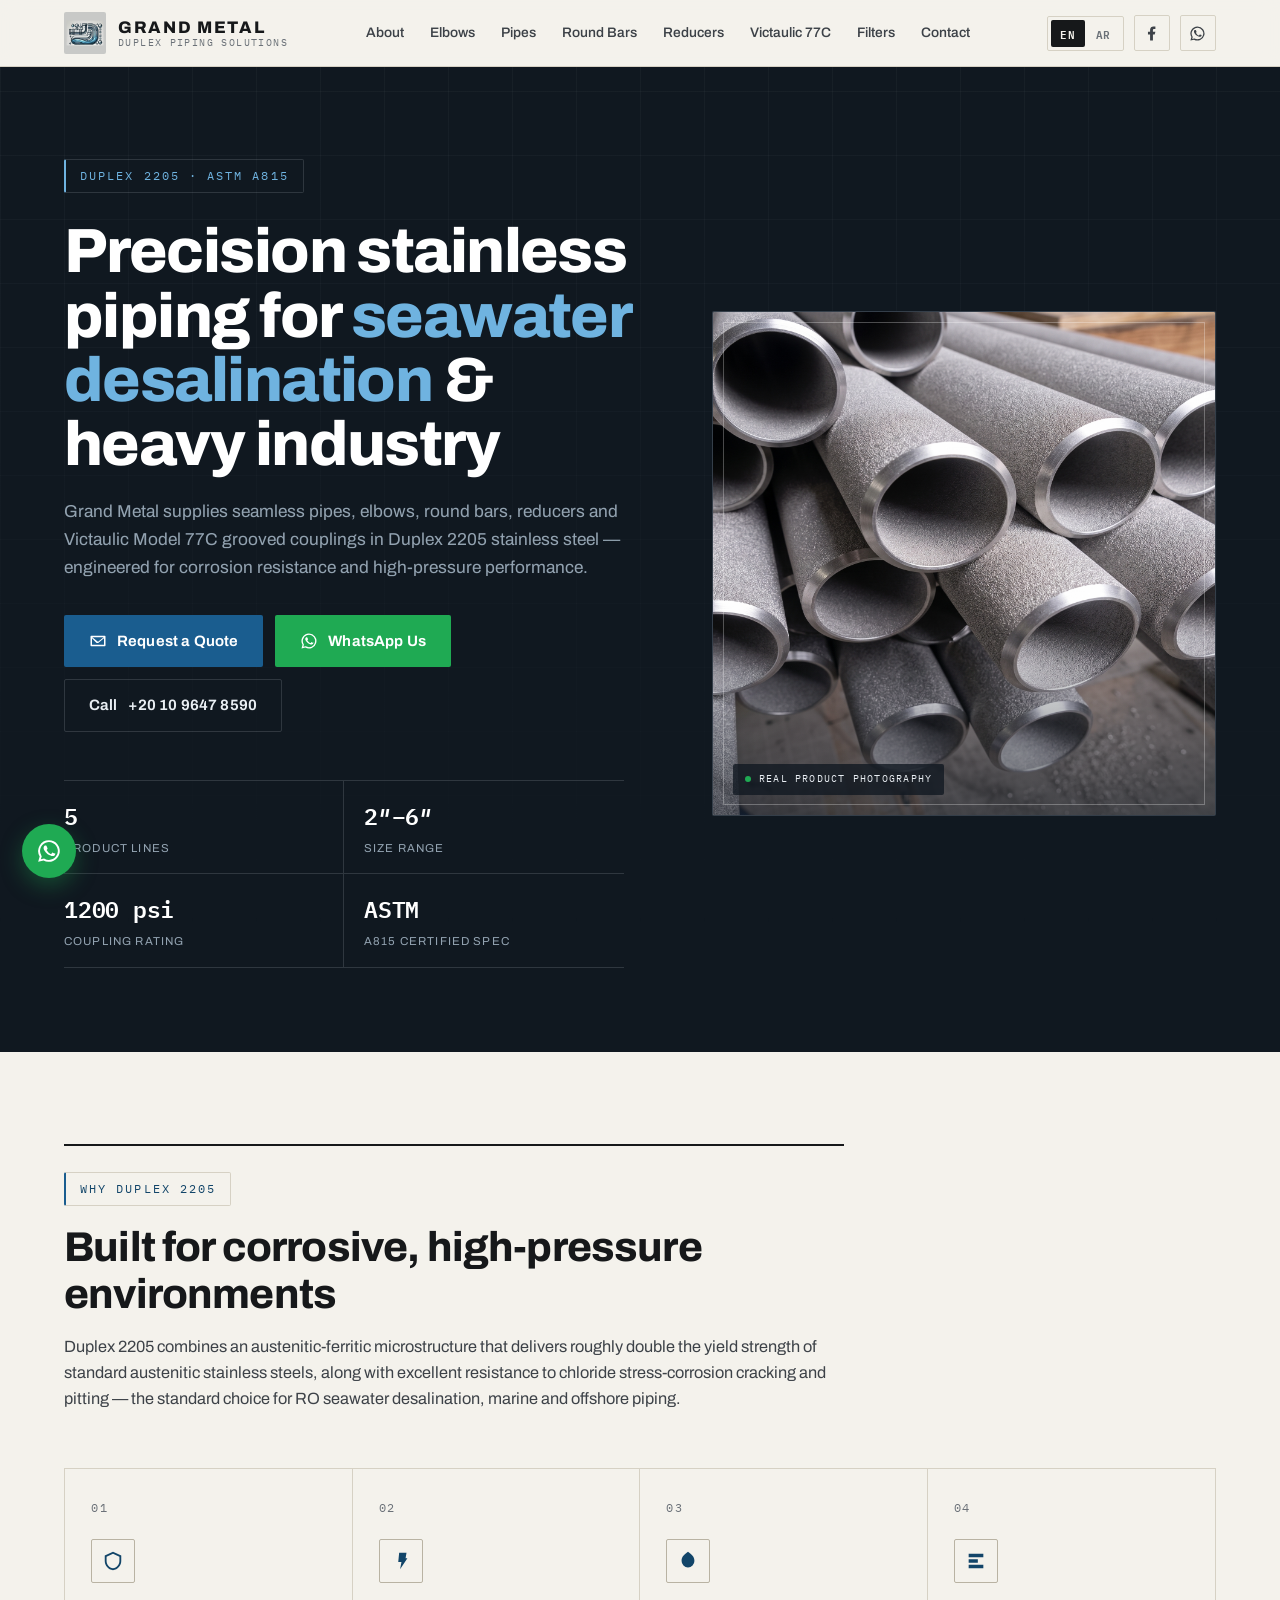
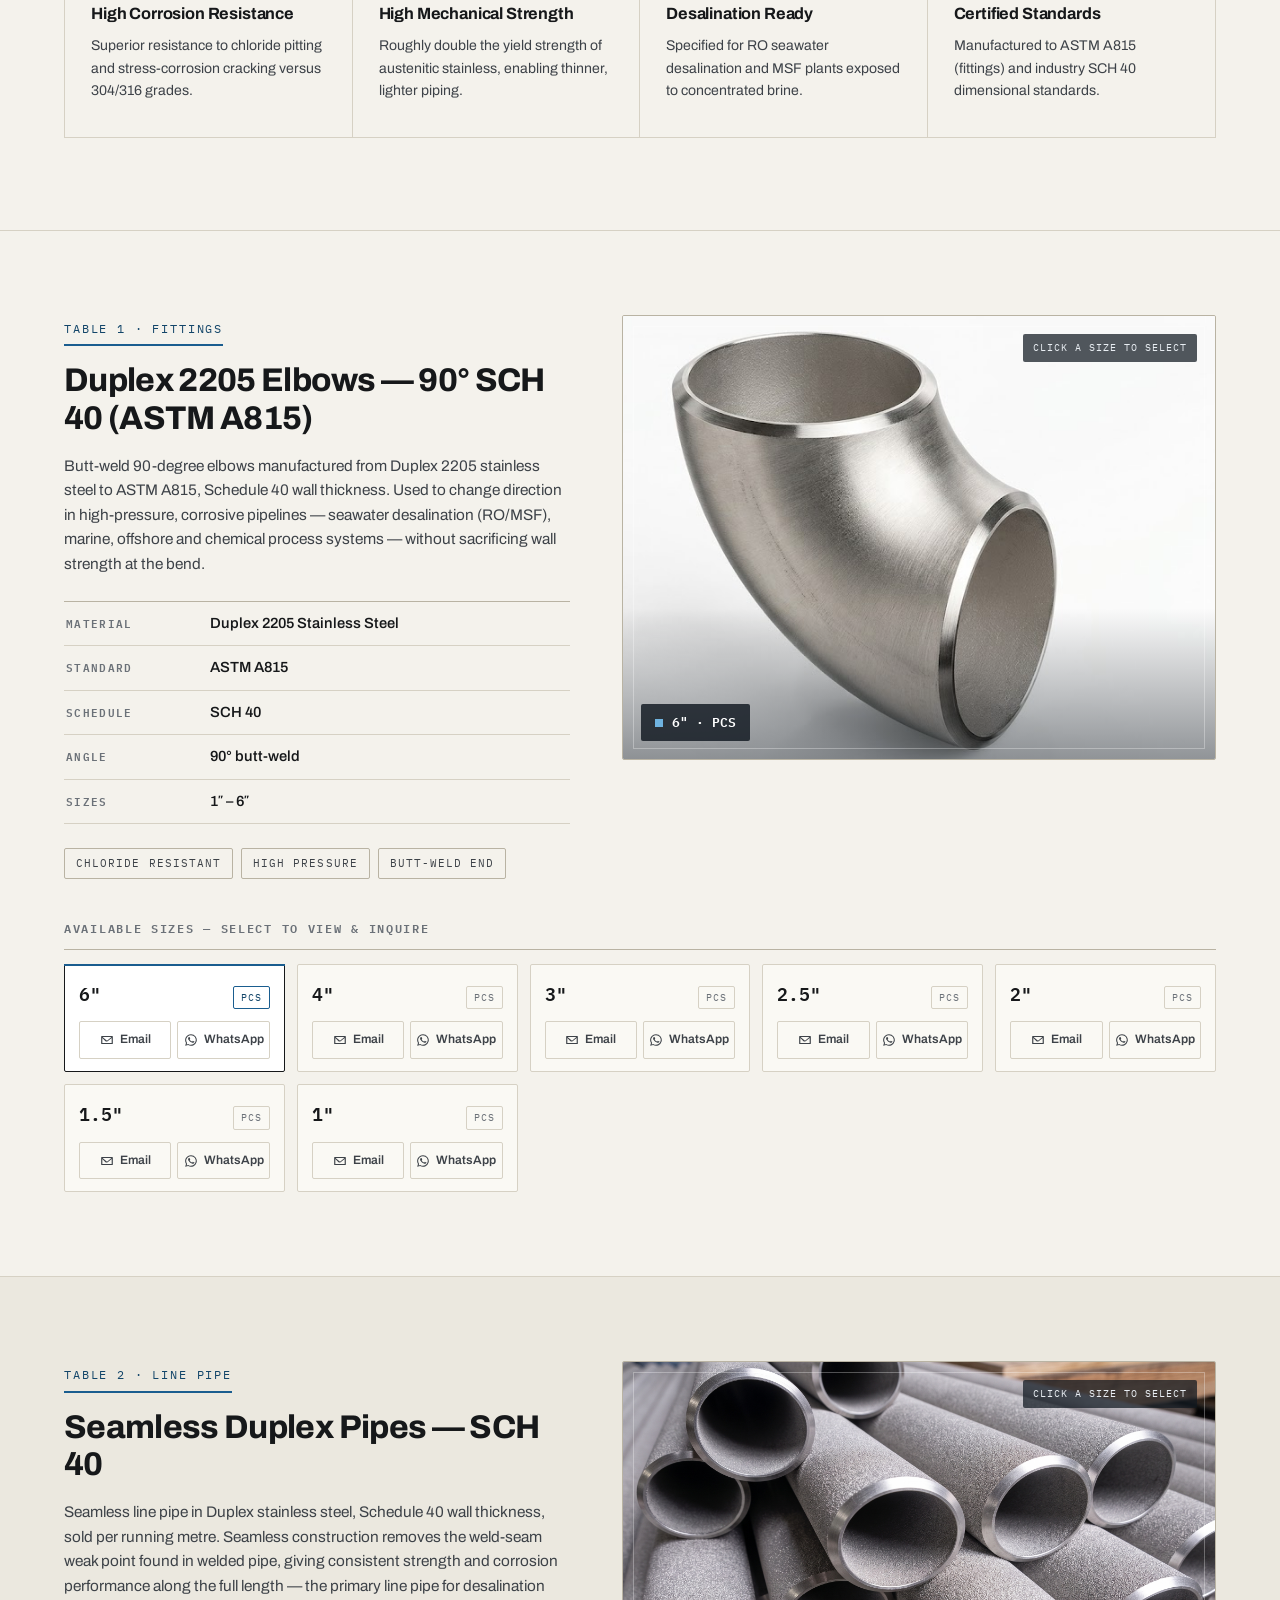
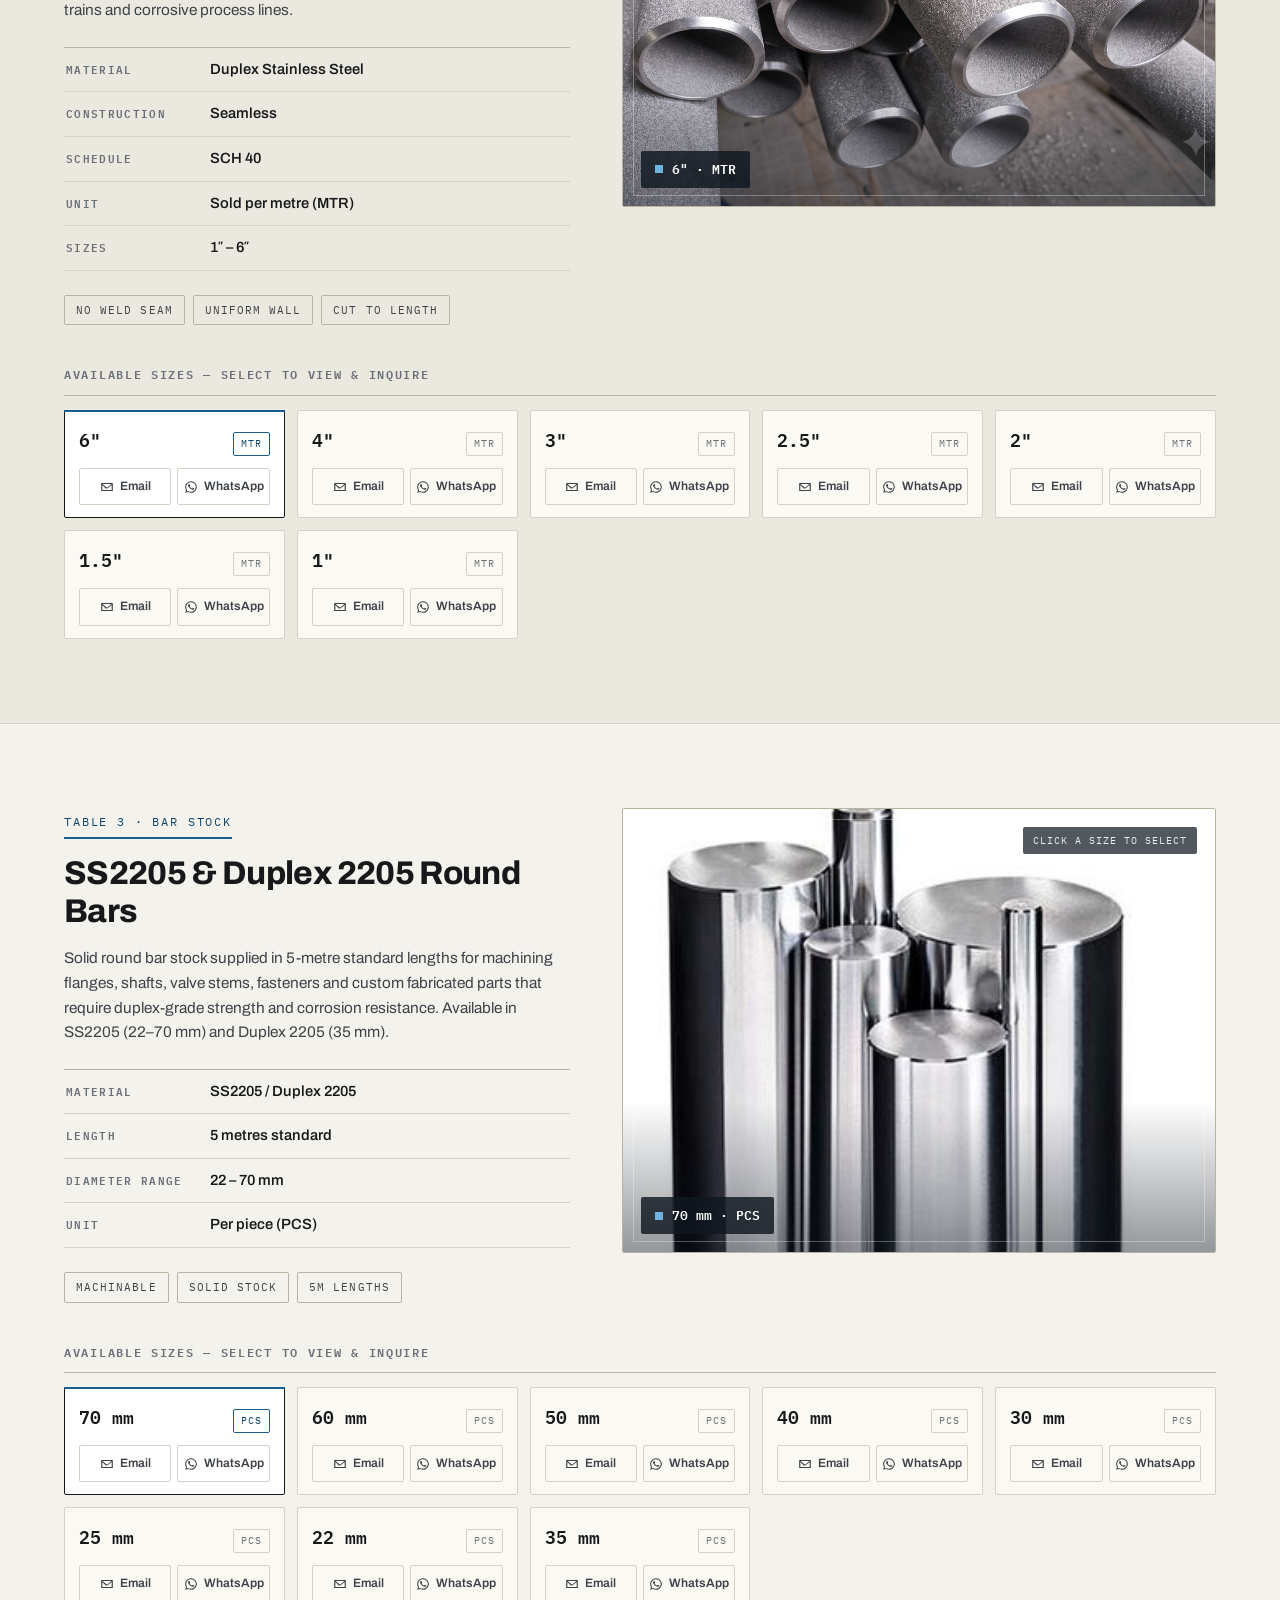
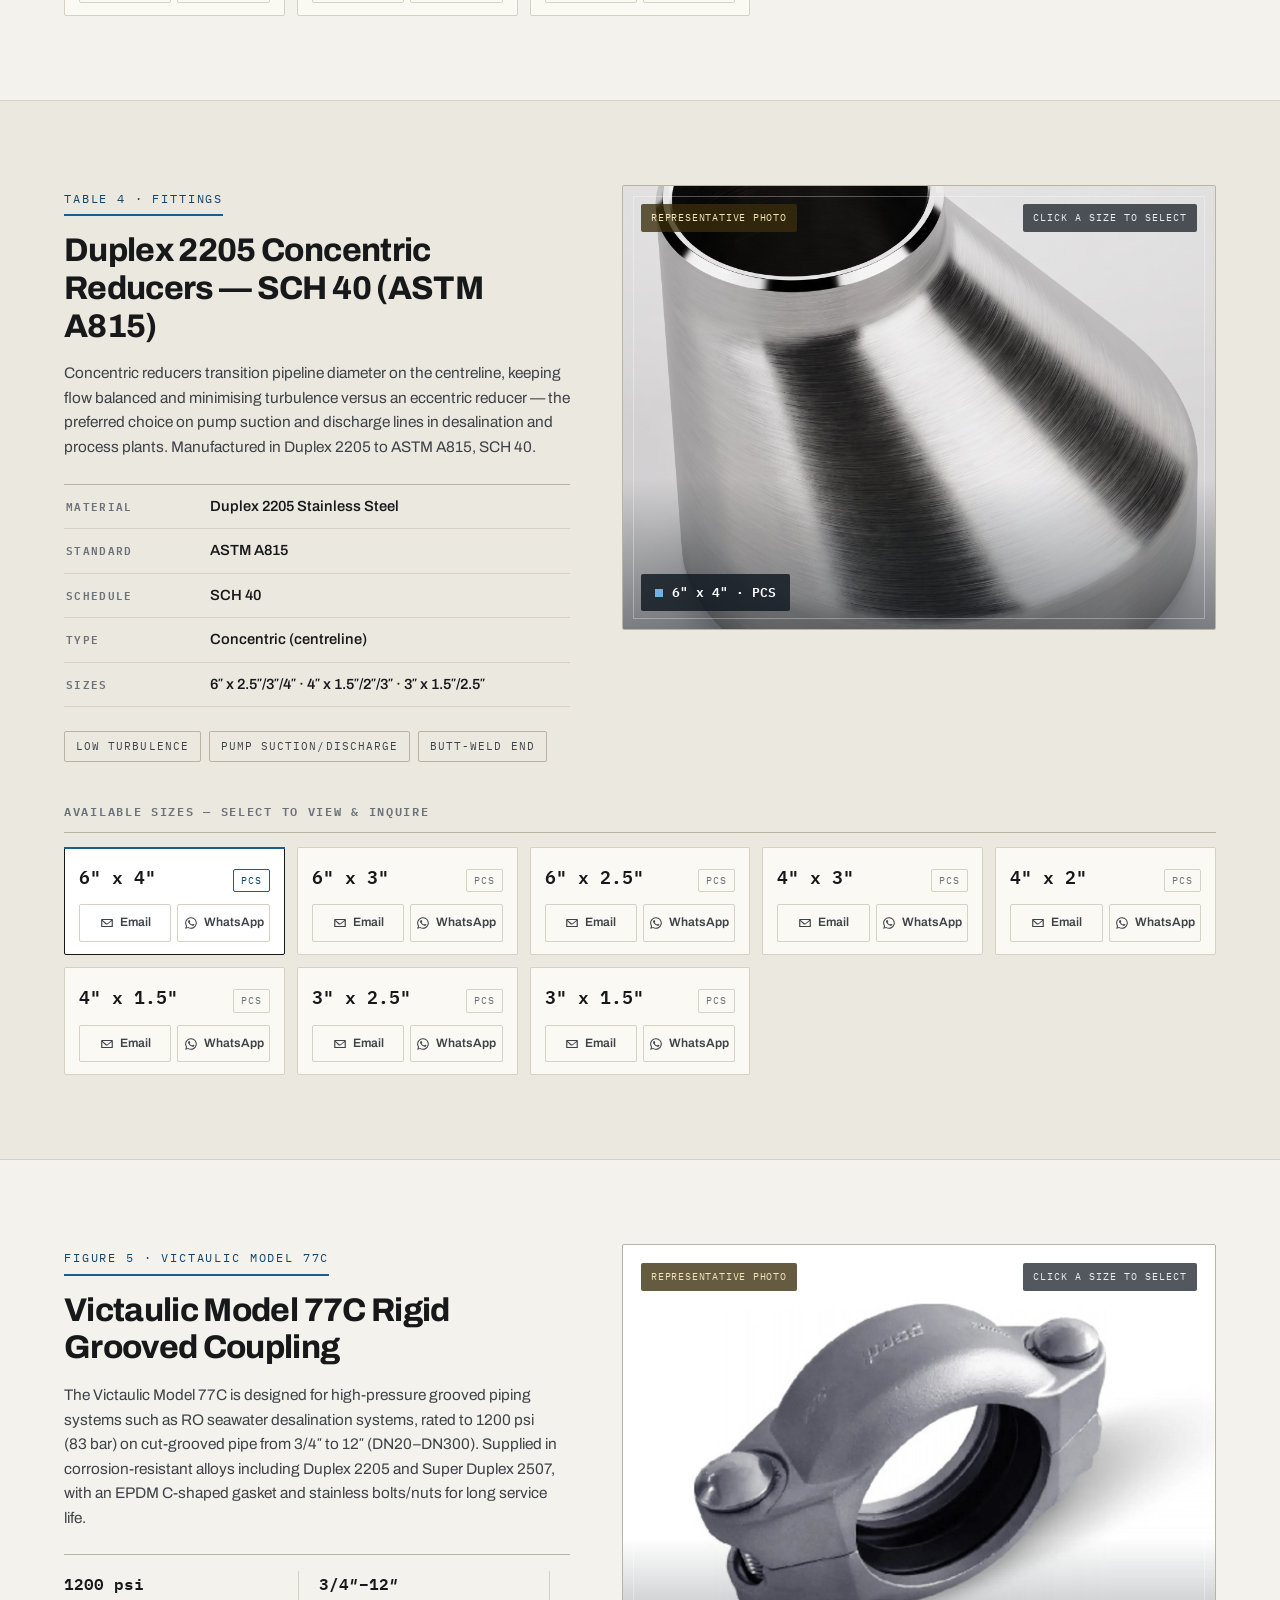
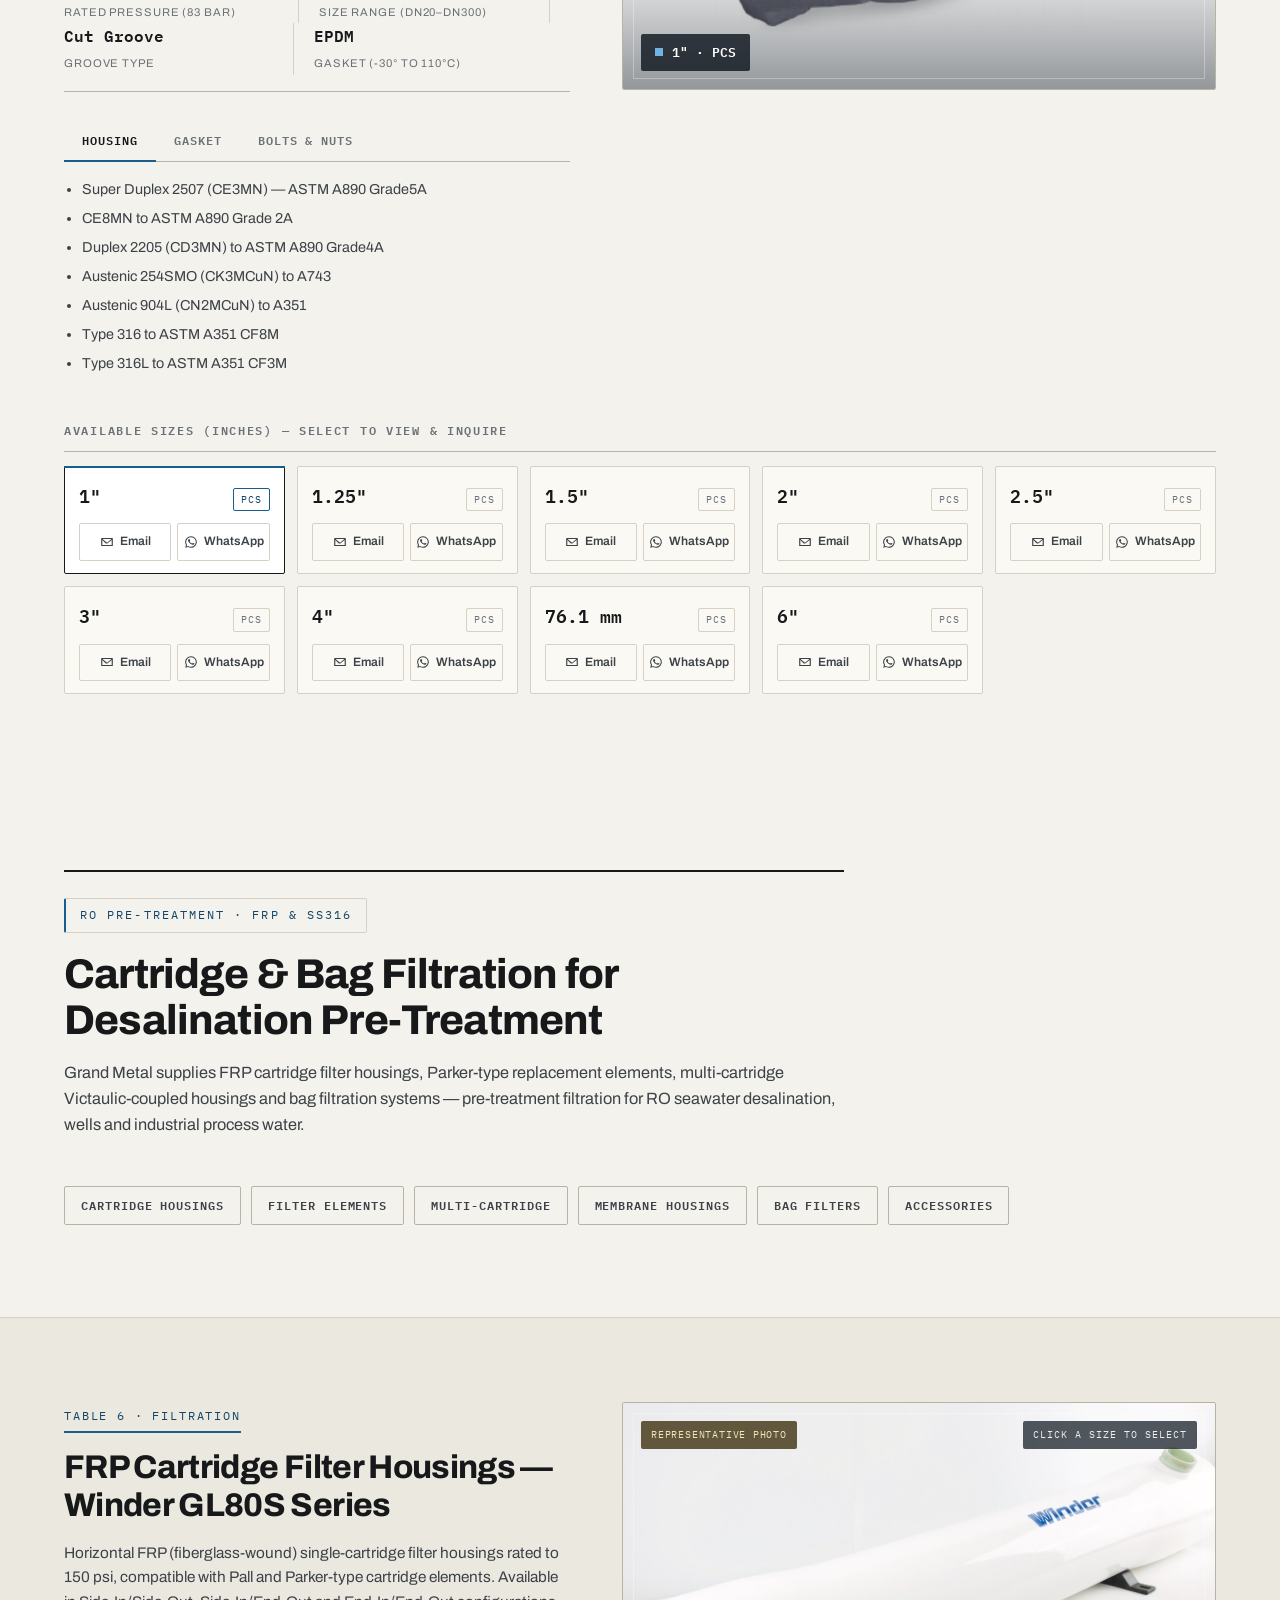
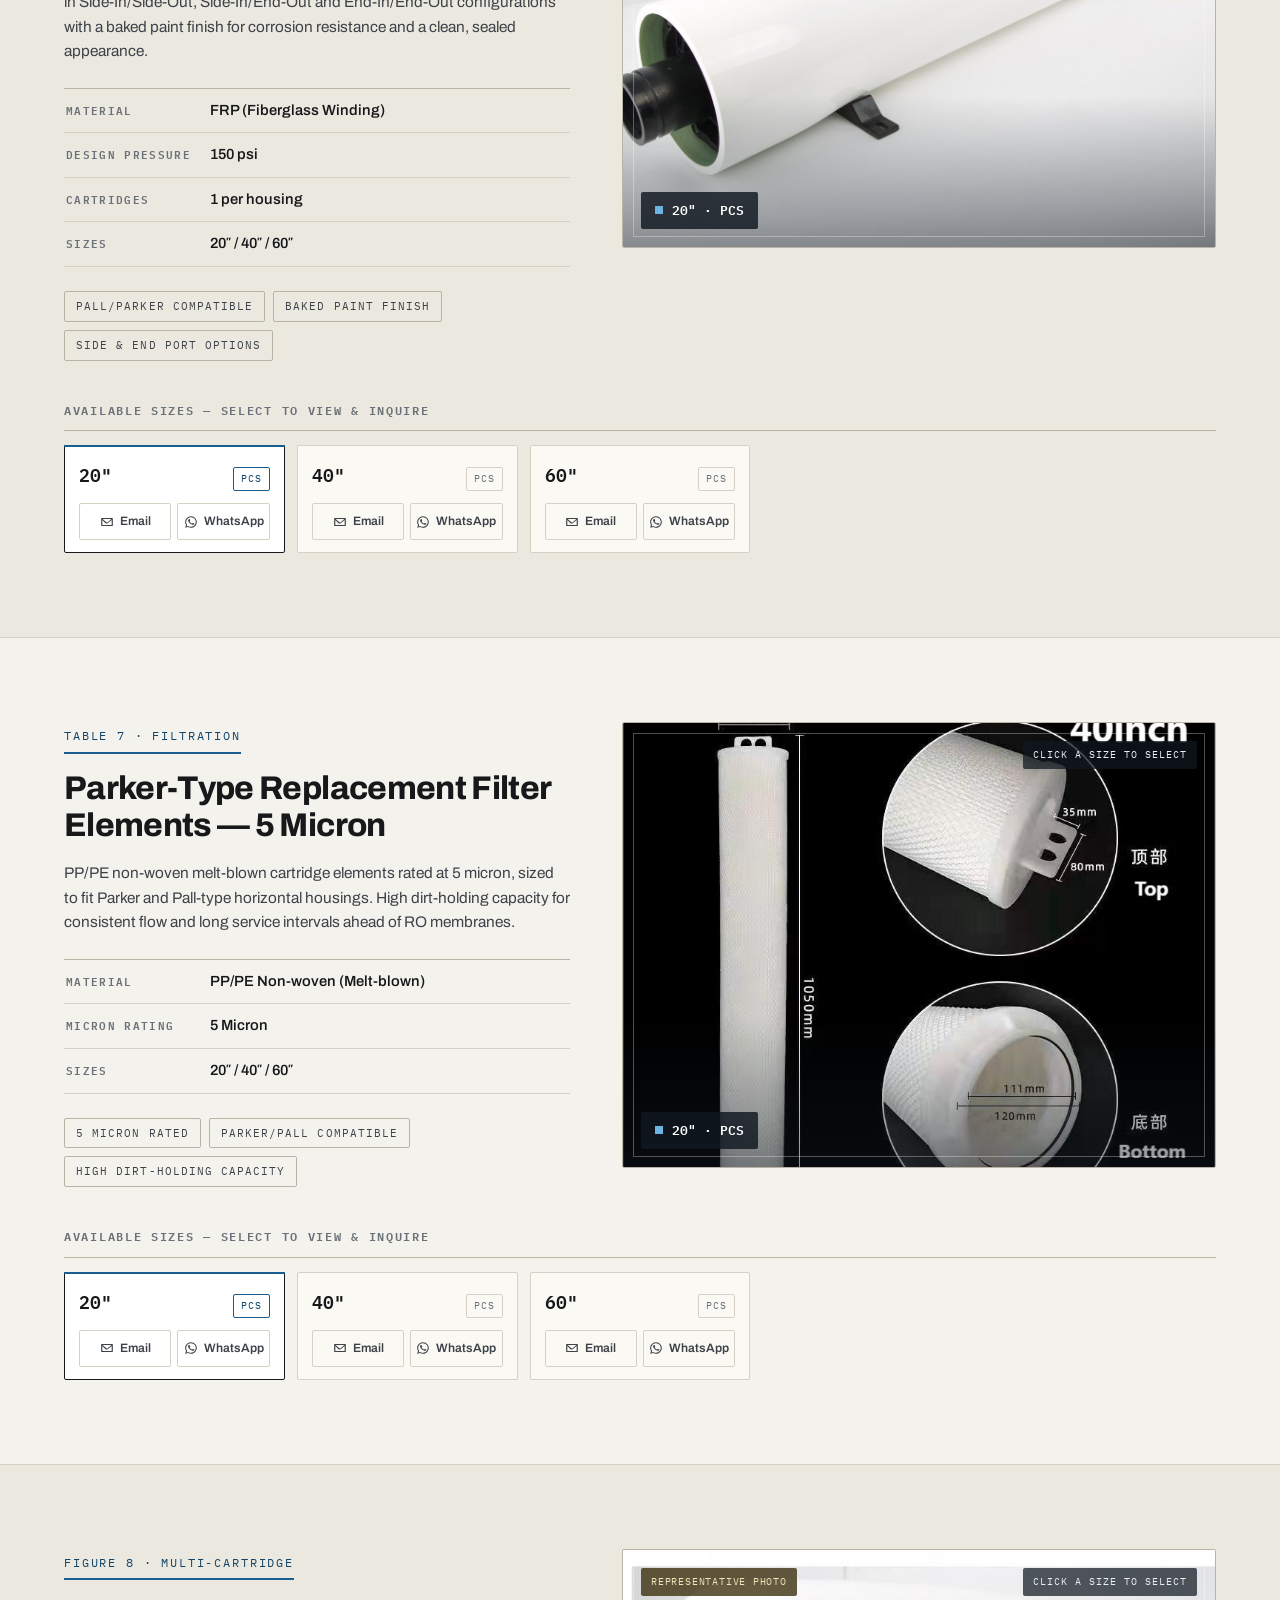
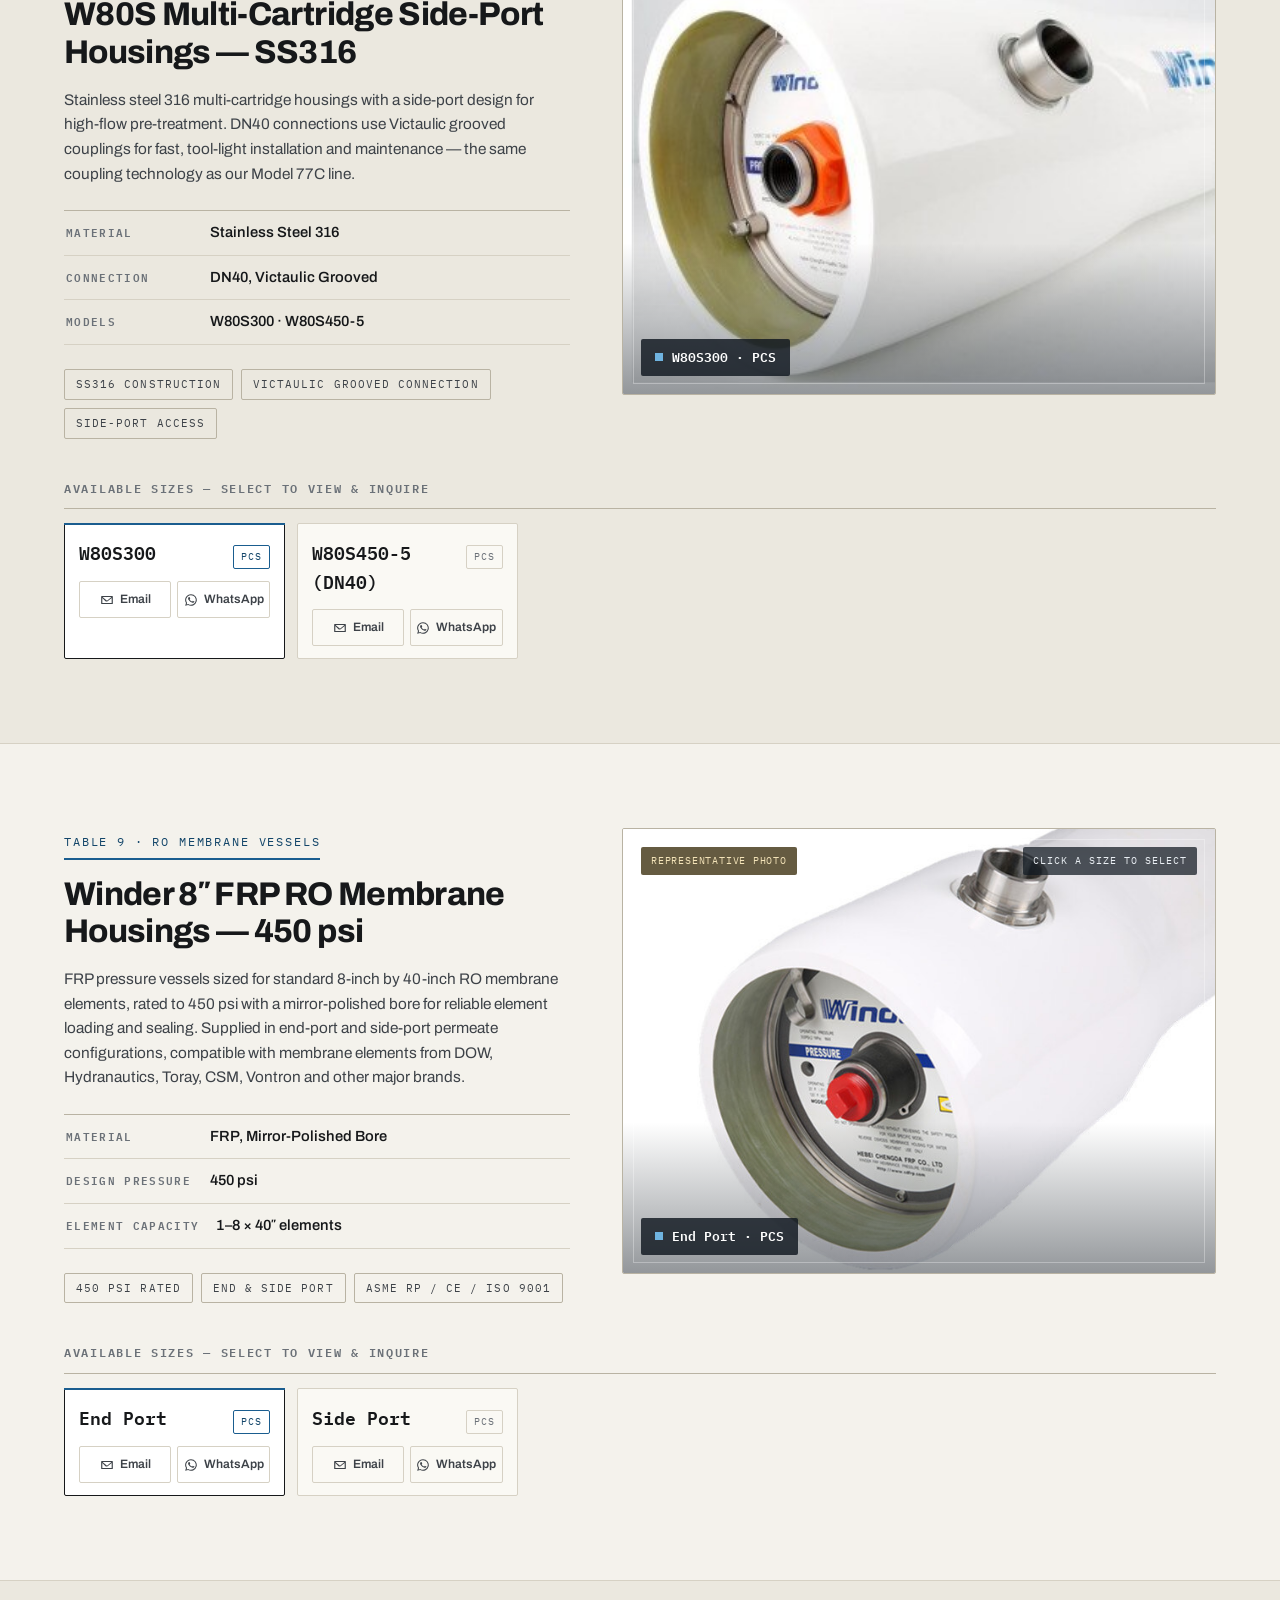
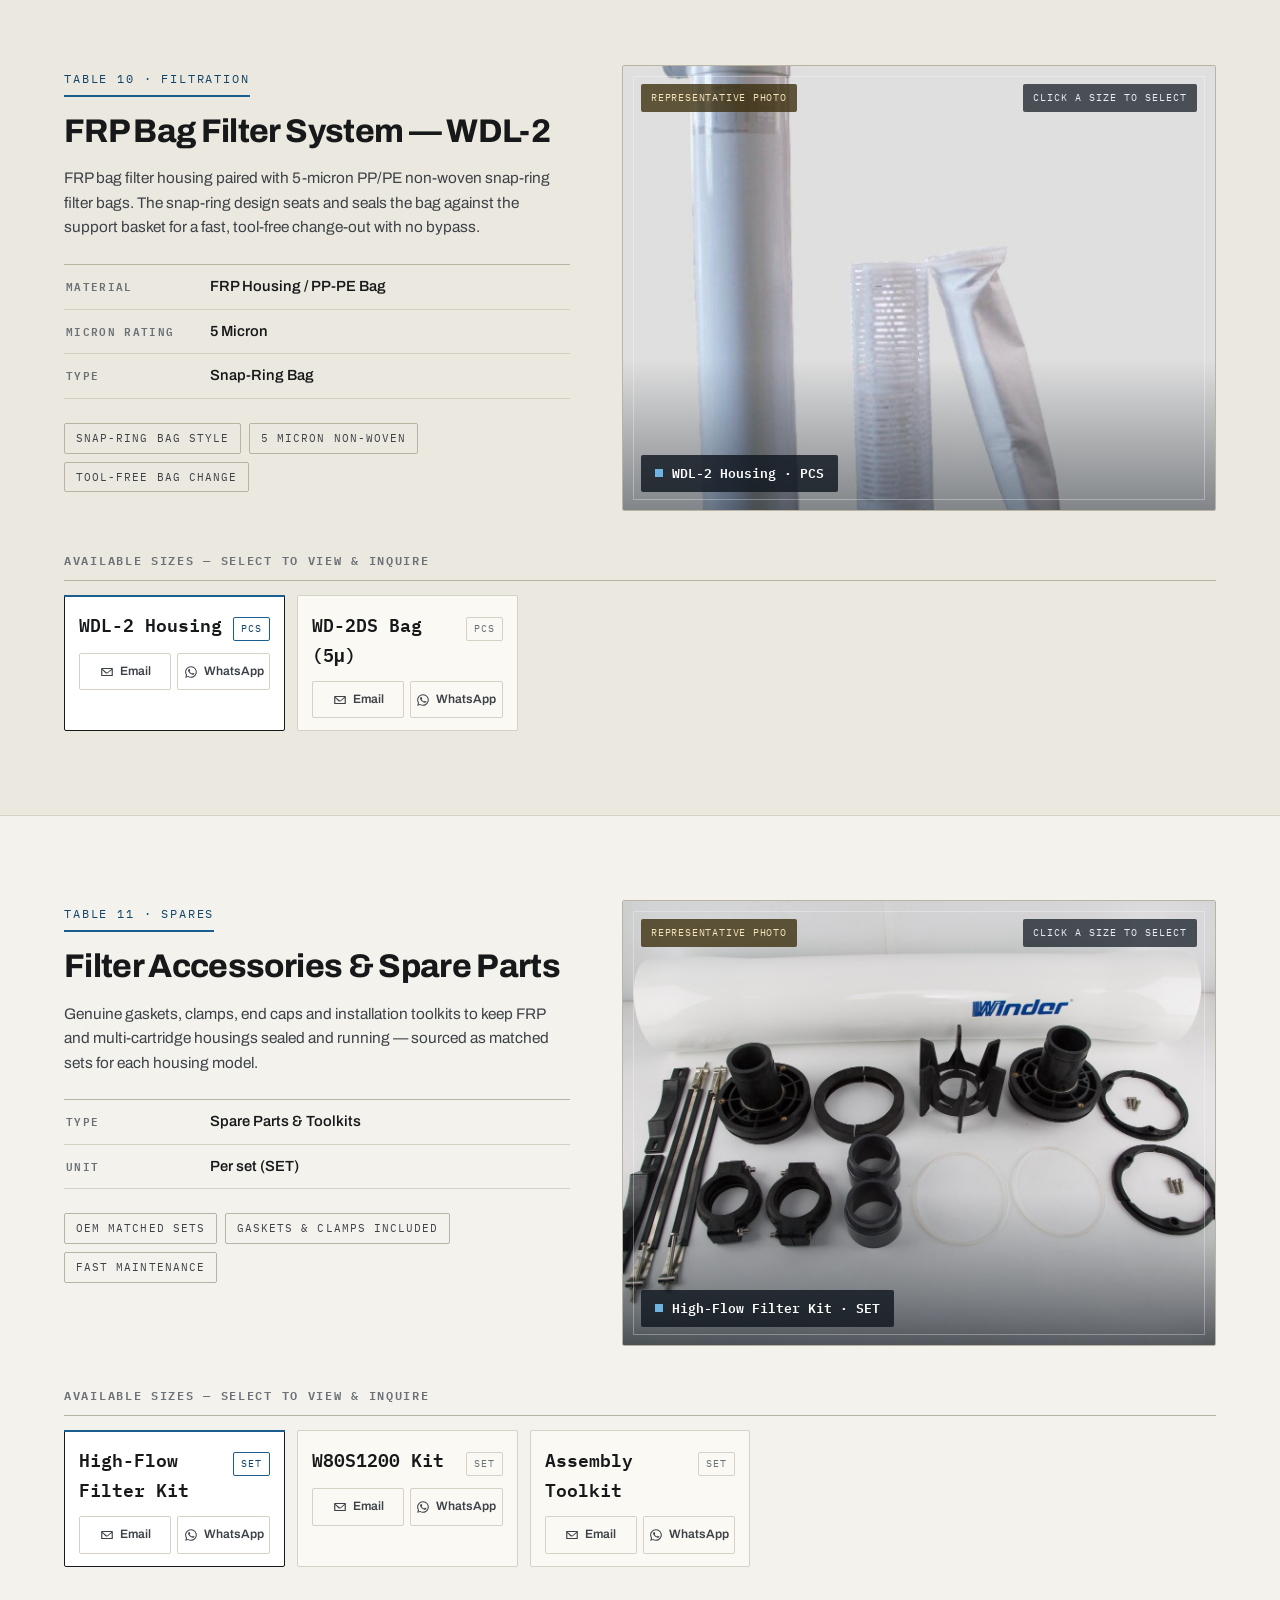
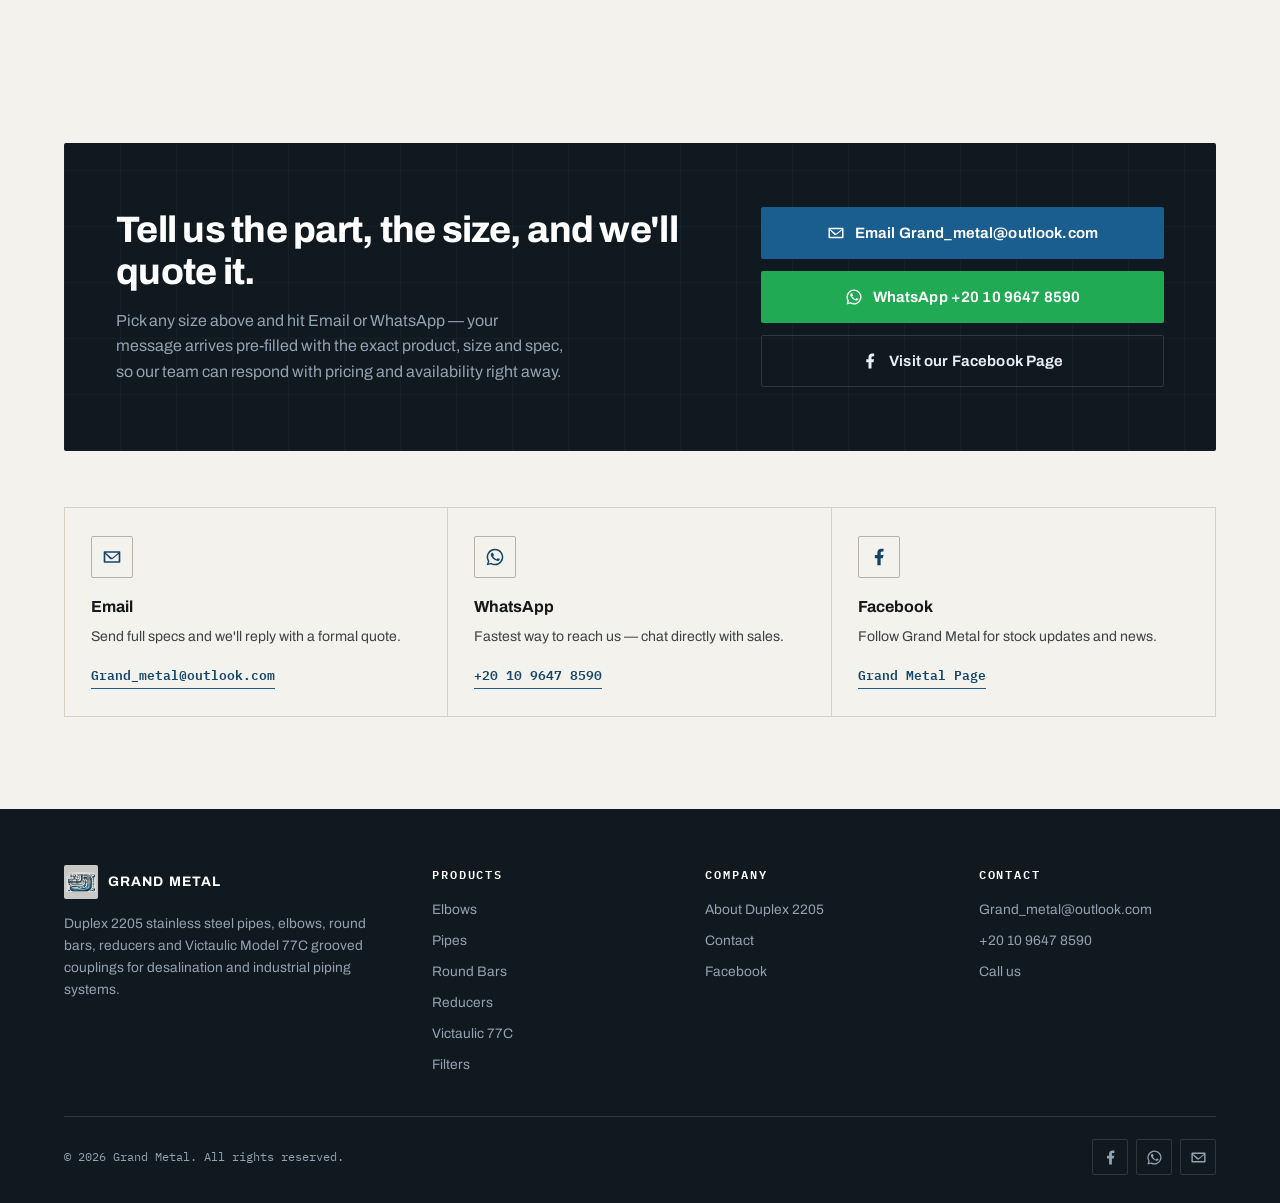
<file: index.html>
<!doctype html>
<html lang="en" dir="ltr">
<head>
<meta charset="UTF-8">
<meta name="viewport" content="width=device-width, initial-scale=1, viewport-fit=cover">
<title>Grand Metal | Duplex 2205 Stainless Steel Pipes, Elbows, Reducers &amp; Grooved Couplings</title>
<meta name="description" content="Grand Metal supplies Duplex 2205 (ASTM A815) seamless pipes, 90° elbows, round bars, concentric reducers and Victaulic Model 77C grooved couplings for desalination, marine and industrial piping. Request a quote by email or WhatsApp.">
<meta name="keywords" content="Duplex 2205, ASTM A815, seamless pipe, stainless steel elbow, round bar, concentric reducer, grooved coupling, Victaulic Model 77C, RO desalination piping, Grand Metal">
<meta name="author" content="Grand Metal">
<meta name="robots" content="index, follow, max-image-preview:large">
<link rel="canonical" href="https://grand-metal.store/">
<!-- Icons -->

<link rel="icon" href="/favicon.ico" sizes="any">
<link rel="apple-touch-icon" href="/assets/icons/apple-touch-icon.png">
<link rel="manifest" href="/site.webmanifest">
<meta name="theme-color" content="#101820">

<!-- Open Graph -->
<meta property="og:type" content="website">
<meta property="og:site_name" content="Grand Metal">
<meta property="og:title" content="Grand Metal | Duplex 2205 Stainless Steel Pipes &amp; Fittings">
<meta property="og:description" content="Elbows, seamless pipes, round bars, reducers and Victaulic Model 77C grooved couplings in Duplex 2205 stainless steel. Request pricing instantly by email or WhatsApp.">
<meta property="og:image" content="https://grand-metal.store/assets/img/og-image.png">
<meta property="og:image:width" content="1200">
<meta property="og:image:height" content="630">
<meta property="og:url" content="https://grand-metal.store/">
<meta property="og:locale" content="en_US">
<meta property="og:locale:alternate" content="ar_EG">

<!-- Twitter -->
<meta name="twitter:card" content="summary_large_image">
<meta name="twitter:title" content="Grand Metal | Duplex 2205 Stainless Steel Pipes &amp; Fittings">
<meta name="twitter:description" content="Elbows, seamless pipes, round bars, reducers and Victaulic Model 77C grooved couplings in Duplex 2205 stainless steel.">
<meta name="twitter:image" content="https://grand-metal.store/assets/img/og-image.png">

<link rel="preconnect" href="https://fonts.googleapis.com">
<link rel="preconnect" href="https://fonts.gstatic.com" crossorigin>
<link rel="stylesheet" href="https://fonts.googleapis.com/css2?family=Archivo:wght@400;500;600;700;800&amp;family=IBM+Plex+Mono:wght@400;500;600&amp;family=IBM+Plex+Sans+Arabic:wght@400;500;700&amp;display=swap">
<link rel="stylesheet" href="/assets/css/style.css">

<script type="application/ld+json">
{
  "@context": "https://schema.org",
  "@type": "Organization",
  "name": "Grand Metal",
  "url": "https://grand-metal.store/",
  "logo": "https://grand-metal.store/assets/img/logo-512.png",
  "image": "https://grand-metal.store/assets/img/og-image.png",
  "email": "mailto:Grand_metal@outlook.com",
  "telephone": "+201096478590",
  "sameAs": [
    "https://www.facebook.com/profile.php?id=100069415221376"
  ],
  "contactPoint": [{
    "@type": "ContactPoint",
    "telephone": "+20-10-96478590",
    "contactType": "sales",
    "email": "Grand_metal@outlook.com",
    "areaServed": "EG",
    "availableLanguage": ["en", "ar"]
  }]
}
</script>
<script type="application/ld+json">
{
  "@context": "https://schema.org",
  "@type": "WebSite",
  "name": "Grand Metal",
  "url": "https://grand-metal.store/"
}
</script>
<script type="application/ld+json">
{
  "@context": "https://schema.org",
  "@type": "ItemList",
  "itemListElement": [
    {"@type": "Product", "position": 1, "name": "Duplex 2205 Elbows (ASTM A815, SCH 40, 90°)", "description": "90-degree butt-weld elbows in Duplex 2205 stainless steel, SCH 40, ASTM A815, sizes 2 to 6 inch.", "brand": {"@type": "Brand", "name": "Grand Metal"}, "material": "Duplex 2205 Stainless Steel"},
    {"@type": "Product", "position": 2, "name": "Duplex Seamless Pipes SCH 40", "description": "Seamless stainless steel pipes in Duplex grade, SCH 40, sizes 2 to 6 inch, sold per meter.", "brand": {"@type": "Brand", "name": "Grand Metal"}, "material": "Duplex Stainless Steel"},
    {"@type": "Product", "position": 3, "name": "SS2205 / Duplex 2205 Round Bars", "description": "Solid round bar stock in SS2205 and Duplex 2205, 30-70 mm diameter, 5 metre lengths.", "brand": {"@type": "Brand", "name": "Grand Metal"}, "material": "Duplex 2205 Stainless Steel"},
    {"@type": "Product", "position": 4, "name": "Duplex 2205 Concentric Reducers (ASTM A815, SCH 40)", "description": "Concentric reducers in Duplex 2205 stainless steel, SCH 40, ASTM A815.", "brand": {"@type": "Brand", "name": "Grand Metal"}, "material": "Duplex 2205 Stainless Steel"},
    {"@type": "Product", "position": 5, "name": "Victaulic Model 77C Grooved Coupling", "description": "Rigid grooved coupling rated to 1200 psi (83 bar) for RO seawater desalination and cut-grooved piping systems, sizes 3/4 to 12 inch.", "brand": {"@type": "Brand", "name": "Grand Metal"}, "material": "Super Duplex 2507 / Duplex 2205 / 316 Stainless Steel"},
    {"@type": "Product", "position": 6, "name": "Winder GL80S FRP Cartridge Filter Housing", "description": "Horizontal FRP single-cartridge filter housing, 150 psi, Pall/Parker compatible, sizes 20 to 60 inch.", "brand": {"@type": "Brand", "name": "Grand Metal"}, "material": "FRP (Fiberglass Reinforced Plastic)"},
    {"@type": "Product", "position": 7, "name": "Parker-Type Replacement Filter Element, 5 Micron", "description": "PP/PE non-woven cartridge filter element, 5 micron rating, sizes 20 to 60 inch, Parker/Pall compatible.", "brand": {"@type": "Brand", "name": "Grand Metal"}, "material": "PP/PE Non-woven"},
    {"@type": "Product", "position": 8, "name": "W80S Multi-Cartridge Side-Port Filter Housing", "description": "SS316 multi-cartridge side-port filter housing with DN40 Victaulic grooved connections, models W80S300 and W80S450-5.", "brand": {"@type": "Brand", "name": "Grand Metal"}, "material": "Stainless Steel 316"},
    {"@type": "Product", "position": 9, "name": "Winder 8-inch FRP RO Membrane Housing, 450 psi", "description": "FRP pressure vessel for standard 8 by 40 inch RO membrane elements, rated to 450 psi, end-port and side-port configurations.", "brand": {"@type": "Brand", "name": "Grand Metal"}, "material": "FRP (Fiberglass Reinforced Plastic)"},
    {"@type": "Product", "position": 10, "name": "FRP Bag Filter System WDL-2", "description": "FRP bag filter housing with 5 micron PP/PE non-woven snap-ring filter bags.", "brand": {"@type": "Brand", "name": "Grand Metal"}, "material": "FRP / PP-PE"},
    {"@type": "Product", "position": 11, "name": "Filter Accessories & Spare Parts", "description": "Gaskets, clamps, end caps and installation toolkits for FRP and multi-cartridge filter housings.", "brand": {"@type": "Brand", "name": "Grand Metal"}, "material": "Mixed"}
  ]
}
</script>

<script id="i18n-json" type="application/json">{"skip": {"en": "Skip to content", "ar": "تخطى إلى المحتوى"}, "nav.about": {"en": "About", "ar": "نبذة عنا"}, "nav.elbows": {"en": "Elbows", "ar": "الأكواع"}, "nav.pipes": {"en": "Pipes", "ar": "المواسير"}, "nav.bars": {"en": "Round Bars", "ar": "الأعمدة الدائرية"}, "nav.reducers": {"en": "Reducers", "ar": "المساليب"}, "nav.coupling": {"en": "Victaulic 77C", "ar": "فيكتاوليك 77C"}, "nav.contact": {"en": "Contact", "ar": "تواصل معنا"}, "brand.tagline": {"en": "Duplex Piping Solutions", "ar": "حلول مواسير دوبلكس"}, "navtoggle.label": {"en": "Toggle menu", "ar": "تبديل القائمة"}, "lang.toggle.label": {"en": "Switch language", "ar": "تبديل اللغة"}, "hero.eyebrow": {"en": "Duplex 2205 · ASTM A815", "ar": "دوبلكس 2205 · ASTM A815"}, "hero.h1": {"en": "Precision stainless piping for <span>seawater desalination</span> &amp; heavy industry", "ar": "مواسير ستانلس ستيل دقيقة لـ<span>تحلية مياه البحر</span> والصناعات الثقيلة"}, "hero.lead": {"en": "Grand Metal supplies seamless pipes, elbows, round bars, reducers and Victaulic Model 77C grooved couplings in Duplex 2205 stainless steel — engineered for corrosion resistance and high-pressure performance.", "ar": "توفّر جراند ميتال المواسير السلسة والأكواع والأعمدة الدائرية والمساليب ووصلات فيكتاوليك موديل 77C المجلخة، المصنوعة من ستانلس ستيل دوبلكس 2205 — مصممة لمقاومة التآكل والعمل تحت الضغط العالي."}, "btn.quote": {"en": "Request a Quote", "ar": "اطلب عرض سعر"}, "btn.whatsapp_us": {"en": "WhatsApp Us", "ar": "راسلنا واتساب"}, "btn.call": {"en": "Call <bdi>+20 10 9647 8590</bdi>", "ar": "اتصل بنا <bdi>+20 10 9647 8590</bdi>"}, "hero.stat1": {"en": "Product Lines", "ar": "خطوط المنتجات"}, "hero.stat2": {"en": "Size Range", "ar": "نطاق المقاسات"}, "hero.stat3": {"en": "Coupling Rating", "ar": "تصنيف الوصلة"}, "hero.stat4": {"en": "A815 Certified Spec", "ar": "مواصفة معتمدة A815"}, "hero.badge": {"en": "Real product photography", "ar": "صور حقيقية للمنتج"}, "about.eyebrow": {"en": "Why Duplex 2205", "ar": "لماذا دوبلكس 2205"}, "about.h2": {"en": "Built for corrosive, high-pressure environments", "ar": "مصمم للبيئات شديدة التآكل وعالية الضغط"}, "about.lead": {"en": "Duplex 2205 combines an austenitic-ferritic microstructure that delivers roughly double the yield strength of standard austenitic stainless steels, along with excellent resistance to chloride stress-corrosion cracking and pitting — the standard choice for RO seawater desalination, marine and offshore piping.", "ar": "يجمع دوبلكس 2205 بين تركيب دقيق أوستنيتي-فيريتي يمنحه ضعف قوة الخضوع تقريباً مقارنة بالستانلس ستيل الأوستنيتي القياسي، إلى جانب مقاومة ممتازة لتشقق التآكل الإجهادي الناتج عن الكلوريدات والتآكل النقري — وهو الخيار القياسي لمواسير تحلية مياه البحر والتطبيقات البحرية والمنصات البحرية."}, "about.c1.h": {"en": "High Corrosion Resistance", "ar": "مقاومة عالية للتآكل"}, "about.c1.p": {"en": "Superior resistance to chloride pitting and stress-corrosion cracking versus 304/316 grades.", "ar": "مقاومة فائقة للتآكل النقري الناتج عن الكلوريدات ولتشقق التآكل الإجهادي مقارنة بدرجات 304/316."}, "about.c2.h": {"en": "High Mechanical Strength", "ar": "قوة ميكانيكية عالية"}, "about.c2.p": {"en": "Roughly double the yield strength of austenitic stainless, enabling thinner, lighter piping.", "ar": "ضعف قوة الخضوع تقريباً مقارنة بالستانلس ستيل الأوستنيتي، مما يتيح مواسير أخف وأقل سماكة."}, "about.c3.h": {"en": "Desalination Ready", "ar": "جاهز لتحلية المياه"}, "about.c3.p": {"en": "Specified for RO seawater desalination and MSF plants exposed to concentrated brine.", "ar": "معتمد لمحطات تحلية مياه البحر بالتناضح العكسي والتقطير الومضي المعرضة لمحلول ملحي مركّز."}, "about.c4.h": {"en": "Certified Standards", "ar": "معايير معتمدة"}, "about.c4.p": {"en": "Manufactured to ASTM A815 (fittings) and industry SCH 40 dimensional standards.", "ar": "مصنّع وفق معيار ASTM A815 (للوصلات) والمعايير القياسية للأبعاد SCH 40."}, "lbl.material": {"en": "Material", "ar": "الخامة"}, "lbl.standard": {"en": "Standard", "ar": "المعيار"}, "lbl.schedule": {"en": "Schedule", "ar": "السماكة القياسية"}, "lbl.angle": {"en": "Angle", "ar": "الزاوية"}, "lbl.sizes": {"en": "Sizes", "ar": "المقاسات"}, "lbl.construction": {"en": "Construction", "ar": "التصنيع"}, "lbl.unit": {"en": "Unit", "ar": "الوحدة"}, "lbl.length": {"en": "Length", "ar": "الطول"}, "lbl.diameter_range": {"en": "Diameter Range", "ar": "نطاق القطر"}, "lbl.type": {"en": "Type", "ar": "النوع"}, "sizes.h3": {"en": "Available Sizes — select to view &amp; inquire", "ar": "المقاسات المتاحة — اختر للعرض والاستفسار"}, "sizes.h3.inches": {"en": "Available Sizes (Inches) — select to view &amp; inquire", "ar": "المقاسات المتاحة (بالبوصة) — اختر للعرض والاستفسار"}, "viewer.hint": {"en": "Click a size to select", "ar": "انقر على مقاس للاختيار"}, "viewer.note": {"en": "Representative photo", "ar": "صورة توضيحية"}, "btn.email.short": {"en": "Email", "ar": "بريد إلكتروني"}, "btn.whatsapp.short": {"en": "WhatsApp", "ar": "واتساب"}, "unit.pcs": {"en": "PCS", "ar": "قطعة"}, "unit.mtr": {"en": "MTR", "ar": "متر"}, "elbow.kicker": {"en": "Table 1 · Fittings", "ar": "جدول 1 · وصلات"}, "elbow.h2": {"en": "Duplex 2205 Elbows &mdash; 90&deg; SCH 40 (ASTM A815)", "ar": "أكواع دوبلكس 2205 — 90° SCH 40 (ASTM A815)"}, "elbow.desc": {"en": "Butt-weld 90-degree elbows manufactured from Duplex 2205 stainless steel to ASTM A815, Schedule 40 wall thickness. Used to change direction in high-pressure, corrosive pipelines &mdash; seawater desalination (RO/MSF), marine, offshore and chemical process systems &mdash; without sacrificing wall strength at the bend.", "ar": "أكواع لحام حرفي بزاوية 90 درجة، مصنعة من ستانلس ستيل دوبلكس 2205 وفق معيار ASTM A815، بسماكة جدار SCH 40. تُستخدم لتغيير اتجاه خطوط الأنابيب عالية الضغط والمعرّضة للتآكل — تحلية مياه البحر (RO/MSF)، والتطبيقات البحرية، والمنصات البحرية، وأنظمة المعالجة الكيميائية — دون التضحية بقوة الجدار عند الانحناء."}, "elbow.v.material": {"en": "Duplex 2205 Stainless Steel", "ar": "ستانلس ستيل دوبلكس 2205"}, "elbow.v.angle": {"en": "90&deg; butt-weld", "ar": "90° لحام حرفي"}, "elbow.v.sizes": {"en": "1&Prime; &ndash; 6&Prime;", "ar": "<bdi>1″ – 6″</bdi>"}, "elbow.b1": {"en": "Chloride resistant", "ar": "مقاوم للكلوريد"}, "elbow.b2": {"en": "High pressure", "ar": "ضغط عالي"}, "elbow.b3": {"en": "Butt-weld end", "ar": "طرف لحام حرفي"}, "elbow.dim0": {"en": "6&Prime; &middot; PCS", "ar": "<bdi>6″</bdi> · قطعة"}, "elbow.img.alt": {"en": "Polished stainless steel 90-degree pipe elbow fittings", "ar": "وصلات كوع مواسير ستانلس ستيل مصقولة بزاوية 90 درجة"}, "pipe.kicker": {"en": "Table 2 · Line Pipe", "ar": "جدول 2 · ماسورة الخط"}, "pipe.h2": {"en": "Seamless Duplex Pipes &mdash; SCH 40", "ar": "مواسير دوبلكس سلسة (Seamless) — SCH 40"}, "pipe.desc": {"en": "Seamless line pipe in Duplex stainless steel, Schedule 40 wall thickness, sold per running metre. Seamless construction removes the weld-seam weak point found in welded pipe, giving consistent strength and corrosion performance along the full length &mdash; the primary line pipe for desalination trains and corrosive process lines.", "ar": "ماسورة خط سلسة من ستانلس ستيل دوبلكس، بسماكة جدار SCH 40، تُباع بالمتر الطولي. يزيل التصنيع السلس نقطة الضعف عند خط اللحام الموجودة في المواسير الملحومة، مما يمنح قوة وأداء تآكل ثابتَين على طول الماسورة بالكامل — وهي ماسورة الخط الأساسية لوحدات التحلية وخطوط المعالجة المعرّضة للتآكل."}, "pipe.v.material": {"en": "Duplex Stainless Steel", "ar": "ستانلس ستيل دوبلكس"}, "pipe.v.construction": {"en": "Seamless", "ar": "سلس (بدون لحام)"}, "pipe.v.unit": {"en": "Sold per metre (MTR)", "ar": "يُباع بالمتر (MTR)"}, "pipe.v.sizes": {"en": "1&Prime; &ndash; 6&Prime;", "ar": "<bdi>1″ – 6″</bdi>"}, "pipe.b1": {"en": "No weld seam", "ar": "بدون خط لحام"}, "pipe.b2": {"en": "Uniform wall", "ar": "جدار متجانس"}, "pipe.b3": {"en": "Cut to length", "ar": "يُقطع حسب الطول"}, "pipe.dim0": {"en": "6&Prime; &middot; MTR", "ar": "<bdi>6″</bdi> · متر"}, "pipe.img.alt": {"en": "Bundle of seamless stainless steel pipe tube stock with visible bore", "ar": "حزمة من مواسير ستانلس ستيل سلسة يظهر بها التجويف الداخلي"}, "bar.kicker": {"en": "Table 3 · Bar Stock", "ar": "جدول 3 · أعمدة خام"}, "bar.h2": {"en": "SS2205 &amp; Duplex 2205 Round Bars", "ar": "أعمدة دائرية SS2205 ودوبلكس 2205"}, "bar.desc": {"en": "Solid round bar stock supplied in 5-metre standard lengths for machining flanges, shafts, valve stems, fasteners and custom fabricated parts that require duplex-grade strength and corrosion resistance. Available in SS2205 (22&ndash;70&nbsp;mm) and Duplex 2205 (35&nbsp;mm).", "ar": "أعمدة دائرية صلبة تُورَّد بأطوال قياسية 5 أمتار، مخصصة لتشغيل الفلانشات والأعمدة وسيقان الصمامات والمثبتات والقطع المصنّعة حسب الطلب التي تتطلب قوة ومقاومة تآكل بدرجة دوبلكس. متوفرة بدرجة SS2205 (22–70 مم) ودوبلكس 2205 (35 مم)."}, "bar.v.material": {"en": "SS2205 / Duplex 2205", "ar": "SS2205 / دوبلكس 2205"}, "bar.v.length": {"en": "5 metres standard", "ar": "5 أمتار قياسي"}, "bar.v.diameter": {"en": "22 &ndash; 70 mm", "ar": "<bdi>22 – 70</bdi> مم"}, "bar.v.unit": {"en": "Per piece (PCS)", "ar": "لكل قطعة (PCS)"}, "bar.b1": {"en": "Machinable", "ar": "قابل للتشغيل"}, "bar.b2": {"en": "Solid stock", "ar": "عمود صلب"}, "bar.b3": {"en": "5m lengths", "ar": "أطوال 5 أمتار"}, "bar.dim0": {"en": "70 mm &middot; PCS", "ar": "<bdi>70</bdi> مم · قطعة"}, "bar.img.alt": {"en": "Stainless steel round bar stock in multiple diameters", "ar": "أعمدة دائرية من ستانلس ستيل بأقطار متعددة"}, "reducer.kicker": {"en": "Table 4 · Fittings", "ar": "جدول 4 · وصلات"}, "reducer.h2": {"en": "Duplex 2205 Concentric Reducers &mdash; SCH 40 (ASTM A815)", "ar": "مساليب مركزية دوبلكس 2205 — SCH 40 (ASTM A815)"}, "reducer.desc": {"en": "Concentric reducers transition pipeline diameter on the centreline, keeping flow balanced and minimising turbulence versus an eccentric reducer &mdash; the preferred choice on pump suction and discharge lines in desalination and process plants. Manufactured in Duplex 2205 to ASTM A815, SCH 40.", "ar": "تعمل المساليب المركزية على تغيير قطر خط الأنابيب مع الحفاظ على محور مركزي واحد، مما يحافظ على اتزان التدفق ويقلل الاضطراب مقارنة بالمسلوب اللامركزي — وهي الخيار المفضل في خطوط سحب وتصريف المضخات بمحطات التحلية والمعالجة. مصنّعة من دوبلكس 2205 وفق ASTM A815، SCH 40."}, "reducer.v.material": {"en": "Duplex 2205 Stainless Steel", "ar": "ستانلس ستيل دوبلكس 2205"}, "reducer.v.type": {"en": "Concentric (centreline)", "ar": "مركزي (محور واحد)"}, "reducer.v.sizes": {"en": "6&Prime; x 2.5&Prime;/3&Prime;/4&Prime; &middot; 4&Prime; x 1.5&Prime;/2&Prime;/3&Prime; &middot; 3&Prime; x 1.5&Prime;/2.5&Prime;", "ar": "<bdi>6″ × 2.5″/3″/4″ · 4″ × 1.5″/2″/3″ · 3″ × 1.5″/2.5″</bdi>"}, "reducer.b1": {"en": "Low turbulence", "ar": "اضطراب منخفض"}, "reducer.b2": {"en": "Pump suction/discharge", "ar": "سحب/تصريف المضخات"}, "reducer.b3": {"en": "Butt-weld end", "ar": "طرف لحام حرفي"}, "reducer.dim0": {"en": "6&Prime; x 4&Prime; &middot; PCS", "ar": "<bdi>6″ × 4″</bdi> · قطعة"}, "reducer.img.alt": {"en": "Stainless steel flanged pipe fittings", "ar": "وصلات مواسير مفلنجة من ستانلس ستيل"}, "coupling.kicker": {"en": "Figure 5 · Victaulic Model 77C", "ar": "شكل 5 · فيكتاوليك موديل 77C"}, "coupling.h2": {"en": "Victaulic Model 77C Rigid Grooved Coupling", "ar": "وصلة مجلخة صلبة فيكتاوليك موديل 77C"}, "coupling.desc": {"en": "The Victaulic Model 77C is designed for high-pressure grooved piping systems such as RO seawater desalination systems, rated to 1200&nbsp;psi (83&nbsp;bar) on cut-grooved pipe from 3/4&Prime; to 12&Prime; (DN20&ndash;DN300). Supplied in corrosion-resistant alloys including Duplex 2205 and Super Duplex 2507, with an EPDM C-shaped gasket and stainless bolts/nuts for long service life.", "ar": "صُمم فيكتاوليك موديل 77C لأنظمة الأنابيب المجلخة عالية الضغط مثل أنظمة تحلية مياه البحر بالتناضح العكسي، بتصنيف ضغط يصل إلى 1200 رطل/بوصة² (83 بار) على أنابيب مجلخة بالقطع من 3/4″ إلى 12″ (DN20–DN300). تُورَّد بسبائك مقاومة للتآكل تشمل دوبلكس 2205 ودوبلكس فائق 2507، مع حشية EPDM على شكل حرف C وبراغي/صواميل ستانلس ستيل لعمر خدمة طويل."}, "coupling.p1": {"en": "1200 psi", "ar": "1200 رطل/بوصة²"}, "coupling.p1l": {"en": "Rated Pressure (83 bar)", "ar": "الضغط المقنن (83 بار)"}, "coupling.p2": {"en": "3/4&Prime;&ndash;12&Prime;", "ar": "<bdi>3/4″–12″</bdi>"}, "coupling.p2l": {"en": "Size Range (DN20&ndash;DN300)", "ar": "نطاق المقاسات (DN20–DN300)"}, "coupling.p3": {"en": "Cut Groove", "ar": "جلخ بالقطع"}, "coupling.p3l": {"en": "Groove Type", "ar": "نوع الجلخ"}, "coupling.p4": {"en": "EPDM", "ar": "EPDM"}, "coupling.p4l": {"en": "Gasket (-30&deg; to 110&deg;C)", "ar": "الحشية (-30° إلى 110°م)"}, "coupling.tab1": {"en": "Housing", "ar": "الهيكل"}, "coupling.tab2": {"en": "Gasket", "ar": "الحشية"}, "coupling.tab3": {"en": "Bolts &amp; Nuts", "ar": "البراغي والصواميل"}, "coupling.h1.1": {"en": "Super Duplex 2507 (CE3MN) &mdash; ASTM A890 Grade5A", "ar": "دوبلكس فائق 2507 (CE3MN) — ASTM A890 الدرجة 5A"}, "coupling.h1.2": {"en": "CE8MN to ASTM A890 Grade 2A", "ar": "CE8MN وفق ASTM A890 الدرجة 2A"}, "coupling.h1.3": {"en": "Duplex 2205 (CD3MN) to ASTM A890 Grade4A", "ar": "دوبلكس 2205 (CD3MN) وفق ASTM A890 الدرجة 4A"}, "coupling.h1.4": {"en": "Austenic 254SMO (CK3MCuN) to A743", "ar": "أوستنيتي 254SMO (CK3MCuN) وفق A743"}, "coupling.h1.5": {"en": "Austenic 904L (CN2MCuN) to A351", "ar": "أوستنيتي 904L (CN2MCuN) وفق A351"}, "coupling.h1.6": {"en": "Type 316 to ASTM A351 CF8M", "ar": "نوع 316 وفق ASTM A351 CF8M"}, "coupling.h1.7": {"en": "Type 316L to ASTM A351 CF3M", "ar": "نوع 316L وفق ASTM A351 CF3M"}, "coupling.gasket.p": {"en": "C-shaped EPDM (ethylene propylene diene monomer) gasket for cold water, hot water, rare acid, oil-free air and multiple chemical products (-30&deg; to 110&deg;C). Not suitable for petroleum-based media.", "ar": "حشية EPDM (إيثيلين بروبيلين ديين مونومر) على شكل حرف C، مناسبة للمياه الباردة والساخنة، والأحماض المخففة، والهواء الخالي من الزيت، والعديد من المواد الكيميائية (-30° إلى 110°م). غير مناسبة للوسائط البترولية."}, "coupling.bolt.1": {"en": "Type 304 stainless steel track bolts to ASTM F593", "ar": "براغي مسار ستانلس ستيل نوع 304 وفق ASTM F593"}, "coupling.bolt.2": {"en": "Type 316 stainless steel track bolts to ASTM A193", "ar": "براغي مسار ستانلس ستيل نوع 316 وفق ASTM A193"}, "coupling.bolt.3": {"en": "Type 304 stainless steel nuts to ASTM F594", "ar": "صواميل ستانلس ستيل نوع 304 وفق ASTM F594"}, "coupling.bolt.4": {"en": "Type 316 stainless steel nuts to ASTM A194", "ar": "صواميل ستانلس ستيل نوع 316 وفق ASTM A194"}, "coupling.bolt.5": {"en": "Silicone bronze heavy duty nuts to ASTM B98 C65100 for option", "ar": "صواميل برونز سيليكون شديدة التحمل وفق ASTM B98 C65100 (اختياري)"}, "coupling.dim0": {"en": "1&Prime; &middot; PCS", "ar": "<bdi>1″</bdi> · قطعة"}, "coupling.img.alt": {"en": "Flanged steel pipe joints", "ar": "وصلات مواسير معدنية مفلنجة"}, "nav.filters": {"en": "Filters", "ar": "الفلاتر"}, "lbl.pressure": {"en": "Design Pressure", "ar": "ضغط التصميم"}, "lbl.cartridges": {"en": "Cartridges", "ar": "عدد الشمعات"}, "lbl.micron": {"en": "Micron Rating", "ar": "درجة الترشيح"}, "lbl.connection": {"en": "Connection", "ar": "نوع التوصيل"}, "lbl.models": {"en": "Models", "ar": "الموديلات"}, "lbl.elements": {"en": "Element Capacity", "ar": "سعة العناصر"}, "unit.set": {"en": "SET", "ar": "طقم"}, "filt.eyebrow": {"en": "RO Pre-Treatment · FRP &amp; SS316", "ar": "المعالجة المسبقة RO · FRP و SS316"}, "filt.h2": {"en": "Cartridge &amp; Bag Filtration for Desalination Pre-Treatment", "ar": "ترشيح الشمعات والأكياس للمعالجة المسبقة لتحلية المياه"}, "filt.lead": {"en": "Grand Metal supplies FRP cartridge filter housings, Parker-type replacement elements, multi-cartridge Victaulic-coupled housings and bag filtration systems &mdash; pre-treatment filtration for RO seawater desalination, wells and industrial process water.", "ar": "توفّر جراند ميتال بيوت فلاتر FRP للشمعات، وشمعات بديلة نوع Parker، وبيوت فلاتر متعددة الشمعات بوصلات فيكتاوليك، وأنظمة فلاتر الأكياس — حلول ترشيح للمعالجة المسبقة لتحلية مياه البحر والآبار ومياه العمليات الصناعية."}, "filt.nav.housings": {"en": "Cartridge Housings", "ar": "بيوت الشمعات"}, "filt.nav.elements": {"en": "Filter Elements", "ar": "شمعات الفلتر"}, "filt.nav.multi": {"en": "Multi-Cartridge", "ar": "متعدد الشمعات"}, "filt.nav.membrane": {"en": "Membrane Housings", "ar": "بيوت الأغشية"}, "filt.nav.bags": {"en": "Bag Filters", "ar": "فلاتر الأكياس"}, "filt.nav.accessories": {"en": "Accessories", "ar": "الملحقات"}, "filt1.kicker": {"en": "Table 6 · Filtration", "ar": "جدول 6 · فلاتر"}, "filt1.h2": {"en": "FRP Cartridge Filter Housings &mdash; Winder GL80S Series", "ar": "بيوت فلاتر FRP للشمعات — سلسلة Winder GL80S"}, "filt1.desc": {"en": "Horizontal FRP (fiberglass-wound) single-cartridge filter housings rated to 150 psi, compatible with Pall and Parker-type cartridge elements. Available in Side-In/Side-Out, Side-In/End-Out and End-In/End-Out configurations with a baked paint finish for corrosion resistance and a clean, sealed appearance.", "ar": "بيوت فلاتر أفقية من FRP (لف ألياف زجاجية) لشمعة واحدة، بتصنيف ضغط 150 psi، متوافقة مع شمعات نوع Pall وParker. متوفرة بتوصيلات جانبي/جانبي، جانبي/طرفي، وطرفي/طرفي، مع طلاء مخبوز يقاوم التآكل ويعطي مظهراً نظيفاً ومحكم الغلق."}, "filt1.v.material": {"en": "FRP (Fiberglass Winding)", "ar": "FRP (لف ألياف زجاجية)"}, "filt1.v.pressure": {"en": "150 psi", "ar": "150 رطل/بوصة²"}, "filt1.v.cartridges": {"en": "1 per housing", "ar": "شمعة واحدة لكل بيت"}, "filt1.v.sizes": {"en": "20&Prime; / 40&Prime; / 60&Prime;", "ar": "<bdi>20″ / 40″ / 60″</bdi>"}, "filt1.b1": {"en": "Pall/Parker compatible", "ar": "متوافق مع Pall/Parker"}, "filt1.b2": {"en": "Baked paint finish", "ar": "طلاء مخبوز"}, "filt1.b3": {"en": "Side &amp; end port options", "ar": "منافذ جانبية وطرفية"}, "filt1.dim0": {"en": "20&Prime; &middot; PCS", "ar": "<bdi>20″</bdi> · قطعة"}, "filt1.img.alt": {"en": "White FRP cartridge filter housing with open fiberglass-wound end", "ar": "بيت فلتر FRP أبيض بنهاية مفتوحة تظهر لف الألياف الزجاجية"}, "filt2.kicker": {"en": "Table 7 · Filtration", "ar": "جدول 7 · فلاتر"}, "filt2.h2": {"en": "Parker-Type Replacement Filter Elements &mdash; 5 Micron", "ar": "شمعات فلتر بديلة نوع Parker — 5 ميكرون"}, "filt2.desc": {"en": "PP/PE non-woven melt-blown cartridge elements rated at 5 micron, sized to fit Parker and Pall-type horizontal housings. High dirt-holding capacity for consistent flow and long service intervals ahead of RO membranes.", "ar": "شمعات فلتر من مادة PP/PE غير منسوجة، بدرجة ترشيح 5 ميكرون، بمقاسات تناسب بيوت الفلاتر الأفقية نوع Parker وPall. سعة احتجاز أوساخ عالية تحافظ على ثبات التدفق وتطيل فترات الصيانة أمام أغشية RO."}, "filt2.v.material": {"en": "PP/PE Non-woven (Melt-blown)", "ar": "PP/PE غير منسوج"}, "filt2.v.micron": {"en": "5 Micron", "ar": "5 ميكرون"}, "filt2.v.sizes": {"en": "20&Prime; / 40&Prime; / 60&Prime;", "ar": "<bdi>20″ / 40″ / 60″</bdi>"}, "filt2.b1": {"en": "5 Micron rated", "ar": "درجة ترشيح 5 ميكرون"}, "filt2.b2": {"en": "Parker/Pall compatible", "ar": "متوافق مع Parker/Pall"}, "filt2.b3": {"en": "High dirt-holding capacity", "ar": "سعة احتجاز أوساخ عالية"}, "filt2.dim0": {"en": "20&Prime; &middot; PCS", "ar": "<bdi>20″</bdi> · قطعة"}, "filt2.img.alt": {"en": "White pleated Parker-type replacement filter cartridge with dimensions", "ar": "شمعة فلتر بديلة نوع Parker بيضاء مع الأبعاد"}, "filt3.kicker": {"en": "Figure 8 · Multi-Cartridge", "ar": "شكل 8 · متعدد الشمعات"}, "filt3.h2": {"en": "W80S Multi-Cartridge Side-Port Housings &mdash; SS316", "ar": "بيوت W80S متعددة الشمعات بمنفذ جانبي — SS316"}, "filt3.desc": {"en": "Stainless steel 316 multi-cartridge housings with a side-port design for high-flow pre-treatment. DN40 connections use Victaulic grooved couplings for fast, tool-light installation and maintenance &mdash; the same coupling technology as our Model 77C line.", "ar": "بيوت فلاتر متعددة الشمعات من ستانلس ستيل 316 بتصميم منفذ جانبي، مخصصة للمعالجة المسبقة عالية التدفق. توصيلات DN40 بوصلات فيكتاوليك المجلخة لتركيب وصيانة سريعين بأقل عدد من العدد — نفس تقنية التوصيل المستخدمة في خط موديل 77C."}, "filt3.v.material": {"en": "Stainless Steel 316", "ar": "ستانلس ستيل 316"}, "filt3.v.connection": {"en": "DN40, Victaulic Grooved", "ar": "DN40، فيكتاوليك مجلخ"}, "filt3.v.models": {"en": "W80S300 &middot; W80S450-5", "ar": "<bdi>W80S300 · W80S450-5</bdi>"}, "filt3.b1": {"en": "SS316 construction", "ar": "تصنيع SS316"}, "filt3.b2": {"en": "Victaulic grooved connection", "ar": "توصيل فيكتاوليك مجلخ"}, "filt3.b3": {"en": "Side-port access", "ar": "منفذ وصول جانبي"}, "filt3.dim0": {"en": "W80S300 &middot; PCS", "ar": "<bdi>W80S300</bdi> · قطعة"}, "filt3.img.alt": {"en": "Stainless steel multi-cartridge filter housing with side-port fitting and Victaulic groove", "ar": "بيت فلتر ستانلس ستيل متعدد الشمعات بمنفذ جانبي وجلخ فيكتاوليك"}, "filt4.kicker": {"en": "Table 10 · Filtration", "ar": "جدول 10 · فلاتر"}, "filt4.h2": {"en": "FRP Bag Filter System &mdash; WDL-2", "ar": "نظام فلتر الأكياس FRP — WDL-2"}, "filt4.desc": {"en": "FRP bag filter housing paired with 5-micron PP/PE non-woven snap-ring filter bags. The snap-ring design seats and seals the bag against the support basket for a fast, tool-free change-out with no bypass.", "ar": "بيت فلتر أكياس من FRP مع أكياس فلتر غير منسوجة 5 ميكرون بحلقة تثبيت (Snap-Ring). يضمن تصميم الحلقة استقرار الكيس وإحكام غلقه على السلة الداعمة لتغيير سريع وبدون تسريب جانبي."}, "filt4.v.material": {"en": "FRP Housing / PP-PE Bag", "ar": "بيت FRP / كيس PP-PE"}, "filt4.v.micron": {"en": "5 Micron", "ar": "5 ميكرون"}, "filt4.v.type": {"en": "Snap-Ring Bag", "ar": "كيس بحلقة تثبيت"}, "filt4.b1": {"en": "Snap-ring bag style", "ar": "تثبيت بحلقة Snap-Ring"}, "filt4.b2": {"en": "5 Micron non-woven", "ar": "غير منسوج 5 ميكرون"}, "filt4.b3": {"en": "Tool-free bag change", "ar": "تغيير الكيس بدون عدة"}, "filt4.dim0": {"en": "WDL-2 &middot; PCS", "ar": "<bdi>WDL-2</bdi> · قطعة"}, "filt4.img.alt": {"en": "FRP bag filter housing with support basket and filter bag", "ar": "بيت فلتر أكياس FRP مع سلة الدعم وكيس الفلتر"}, "filt5.kicker": {"en": "Table 11 · Spares", "ar": "جدول 11 · قطع غيار"}, "filt5.h2": {"en": "Filter Accessories &amp; Spare Parts", "ar": "ملحقات وقطع غيار الفلاتر"}, "filt5.desc": {"en": "Genuine gaskets, clamps, end caps and installation toolkits to keep FRP and multi-cartridge housings sealed and running &mdash; sourced as matched sets for each housing model.", "ar": "حشيات ومشابك وأغطية طرفية وعدد تركيب أصلية للحفاظ على إحكام غلق بيوت الفلاتر FRP ومتعددة الشمعات واستمرار تشغيلها — تُورَّد كطقم مطابق لكل موديل بيت."}, "filt5.v.type": {"en": "Spare Parts &amp; Toolkits", "ar": "قطع غيار وعدد تركيب"}, "filt5.v.unit": {"en": "Per set (SET)", "ar": "لكل طقم (SET)"}, "filt5.b1": {"en": "OEM matched sets", "ar": "طقم أصلي مطابق"}, "filt5.b2": {"en": "Gaskets &amp; clamps included", "ar": "يشمل الحشيات والمشابك"}, "filt5.b3": {"en": "Fast maintenance", "ar": "صيانة سريعة"}, "filt5.dim0": {"en": "High-Flow Kit &middot; SET", "ar": "<bdi>طقم الفلتر عالي التدفق</bdi> · طقم"}, "filt5.img.alt": {"en": "Flat-lay of FRP filter housing accessory kit: end caps, clamps, gaskets and hardware", "ar": "قطع ملحقات بيت فلتر FRP: أغطية طرفية ومشابك وحشيات"}, "filt6.kicker": {"en": "Table 9 · RO Membrane Vessels", "ar": "جدول 9 · أوعية أغشية RO"}, "filt6.h2": {"en": "Winder 8&Prime; FRP RO Membrane Housings &mdash; 450 psi", "ar": "بيوت أغشية RO من FRP مقاس Winder 8″ — 450 psi"}, "filt6.desc": {"en": "FRP pressure vessels sized for standard 8-inch by 40-inch RO membrane elements, rated to 450 psi with a mirror-polished bore for reliable element loading and sealing. Supplied in end-port and side-port permeate configurations, compatible with membrane elements from DOW, Hydranautics, Toray, CSM, Vontron and other major brands.", "ar": "أوعية ضغط من FRP بمقاس يناسب عناصر أغشية RO القياسية 8 بوصة × 40 بوصة، بتصنيف ضغط 450 psi وجدار داخلي مصقول (مرآة) لتحميل وإحكام غلق موثوقين للعنصر. تُورَّد بتوصيل منفذ نهائي (End Port) أو جانبي (Side Port) لخط الماء المُنتج، ومتوافقة مع عناصر الأغشية من DOW وHydranautics وToray وCSM وVontron وغيرها من العلامات الرئيسية."}, "filt6.v.material": {"en": "FRP, Mirror-Polished Bore", "ar": "FRP بجدار داخلي مصقول"}, "filt6.v.pressure": {"en": "450 psi", "ar": "450 رطل/بوصة²"}, "filt6.v.elements": {"en": "1&ndash;8 &times; 40&Prime; elements", "ar": "<bdi>1–8 × 40″</bdi> عنصر"}, "filt6.b1": {"en": "450 PSI rated", "ar": "تصنيف 450 psi"}, "filt6.b2": {"en": "End &amp; side port", "ar": "منفذ نهائي وجانبي"}, "filt6.b3": {"en": "ASME RP / CE / ISO 9001", "ar": "ASME RP / CE / ISO 9001"}, "filt6.dim0": {"en": "End Port &middot; PCS", "ar": "<bdi>منفذ نهائي</bdi> · قطعة"}, "filt6.img.alt": {"en": "White FRP RO membrane housing end cap with pressure port and Winder branding", "ar": "غطاء طرفي لبيت غشاء RO من FRP مع منفذ ضغط وعلامة Winder"}, "cta.h2": {"en": "Tell us the part, the size, and we&#39;ll quote it.", "ar": "أخبرنا بالقطعة والمقاس، وسنرسل لك عرض السعر."}, "cta.p": {"en": "Pick any size above and hit Email or WhatsApp &mdash; your message arrives pre-filled with the exact product, size and spec, so our team can respond with pricing and availability right away.", "ar": "اختر أي مقاس أعلاه واضغط على البريد الإلكتروني أو واتساب — ستصلنا رسالتك جاهزة بالمنتج والمقاس والمواصفات، ليتمكن فريقنا من الرد بالسعر والتوافر فوراً."}, "cta.btn.email": {"en": "Email Grand_metal@outlook.com", "ar": "راسلنا Grand_metal@outlook.com"}, "cta.btn.whatsapp": {"en": "WhatsApp <bdi>+20 10 9647 8590</bdi>", "ar": "واتساب <bdi>+20 10 9647 8590</bdi>"}, "cta.btn.fb": {"en": "Visit our Facebook Page", "ar": "زيارة صفحتنا على فيسبوك"}, "contact.c1.h": {"en": "Email", "ar": "البريد الإلكتروني"}, "contact.c1.p": {"en": "Send full specs and we&#39;ll reply with a formal quote.", "ar": "أرسل المواصفات كاملة وسنرد بعرض سعر رسمي."}, "contact.c2.h": {"en": "WhatsApp", "ar": "واتساب"}, "contact.c2.p": {"en": "Fastest way to reach us &mdash; chat directly with sales.", "ar": "أسرع طريقة للتواصل معنا — تحدث مباشرة مع فريق المبيعات."}, "contact.c3.h": {"en": "Facebook", "ar": "فيسبوك"}, "contact.c3.p": {"en": "Follow Grand Metal for stock updates and news.", "ar": "تابع جراند ميتال لآخر أخبار وتوافر المخزون."}, "footer.tagline": {"en": "Duplex 2205 stainless steel pipes, elbows, round bars, reducers and Victaulic Model 77C grooved couplings for desalination and industrial piping systems.", "ar": "مواسير وأكواع وأعمدة دائرية ومساليب ووصلات فيكتاوليك موديل 77C من ستانلس ستيل دوبلكس 2205، لأنظمة التحلية والمواسير الصناعية."}, "footer.products": {"en": "Products", "ar": "المنتجات"}, "footer.company": {"en": "Company", "ar": "الشركة"}, "footer.contact": {"en": "Contact", "ar": "تواصل"}, "footer.about_link": {"en": "About Duplex 2205", "ar": "عن دوبلكس 2205"}, "footer.call_us": {"en": "Call us", "ar": "اتصل بنا"}, "footer.copyright": {"en": "Grand Metal. All rights reserved.", "ar": "جراند ميتال. جميع الحقوق محفوظة."}, "msg.subject_product": {"en": "Inquiry - {product} ({size})", "ar": "استفسار - {product} ({size})"}, "msg.greeting": {"en": "Hello Grand Metal,", "ar": "مرحباً جراند ميتال،"}, "msg.interested": {"en": "I am interested in the following product:", "ar": "أنا مهتم بالمنتج التالي:"}, "msg.product": {"en": "Product: {v}", "ar": "المنتج: {v}"}, "msg.size": {"en": "Size / Spec: {v}", "ar": "المقاس / المواصفة: {v}"}, "msg.unit": {"en": "Unit: {v}", "ar": "الوحدة: {v}"}, "msg.details": {"en": "Details: {v}", "ar": "التفاصيل: {v}"}, "msg.qty": {"en": "Quantity needed: ", "ar": "الكمية المطلوبة: "}, "msg.please_send": {"en": "Please send price and availability.", "ar": "يرجى إرسال السعر والتوافر."}, "msg.thanks": {"en": "Thank you.", "ar": "شكراً لكم."}, "msg.subject_general": {"en": "General Inquiry - Grand Metal", "ar": "استفسار عام - جراند ميتال"}, "msg.general_intro": {"en": "I would like a quote for:", "ar": "أرغب في الحصول على عرض سعر لـ:"}, "msg.product_blank": {"en": "Product: ", "ar": "المنتج: "}, "msg.size_blank": {"en": "Size/Spec: ", "ar": "المقاس/المواصفة: "}, "msg.qty_blank": {"en": "Quantity: ", "ar": "الكمية: "}, "msg.quick_quote": {"en": "Hello Grand Metal, I would like a quote.", "ar": "مرحباً جراند ميتال، أرغب في الحصول على عرض سعر."}}</script>
</head>
<body>
<a class="skip-link" href="#main" data-i18n="skip">Skip to content</a>

<header class="site-header">
  <div class="header-inner">
    <a class="brand" href="#top" aria-label="Grand Metal home">
      <img src="/assets/img/logo-512.png" alt="Grand Metal logo" width="44" height="44">
      <span class="brand-text"><strong>GRAND METAL</strong><span data-i18n="brand.tagline">Duplex Piping Solutions</span></span>
    </a>
    <nav class="main-nav" aria-label="Primary">
      <a href="#about" data-i18n="nav.about">About</a>
      <a href="#elbows" data-i18n="nav.elbows">Elbows</a>
      <a href="#pipes" data-i18n="nav.pipes">Pipes</a>
      <a href="#bars" data-i18n="nav.bars">Round Bars</a>
      <a href="#reducers" data-i18n="nav.reducers">Reducers</a>
      <a href="#coupling" data-i18n="nav.coupling">Victaulic 77C</a>
      <a href="#filters" data-i18n="nav.filters">Filters</a>
      <a href="#contact" data-i18n="nav.contact">Contact</a>
    </nav>
    <div class="header-actions">
      <button class="lang-toggle" id="lang-toggle" aria-label="Switch language" type="button">
        <span class="lang-opt lang-en active" data-lang="en">EN</span>
        <span class="lang-sep">/</span>
        <span class="lang-opt lang-ar" data-lang="ar">AR</span>
      </button>
      <a class="icon-link" href="https://www.facebook.com/profile.php?id=100069415221376" target="_blank" rel="noopener" aria-label="Grand Metal on Facebook">
        <svg viewBox="0 0 24 24"><path d="M14 13.5h2.5l1-4H14v-2c0-1.03 0-2 2-2h1.5V2.14C17.17 2.1 15.98 2 14.72 2 12.08 2 10 3.6 10 6.7v2.8H7v4h3V22h4v-8.5Z"/></svg>
      </a>
      <a class="icon-link js-wa-generic" href="https://wa.me/201096478590?text=Hello%20Grand%20Metal%2C%20I%20would%20like%20a%20quote." target="_blank" rel="noopener" aria-label="Chat on WhatsApp">
        <svg viewBox="0 0 24 24"><path d="M17.5 14.4c-.3-.1-1.6-.8-1.9-.9-.2-.1-.4-.1-.6.1-.2.3-.7.9-.8 1-.2.2-.3.2-.5.1-.3-.1-1.2-.4-2.2-1.4-.8-.7-1.4-1.6-1.6-1.9-.2-.3 0-.5.1-.6.1-.1.3-.3.4-.5.1-.1.2-.3.2-.4.1-.2 0-.3 0-.5-.1-.1-.6-1.5-.9-2-.2-.5-.4-.5-.6-.5h-.5c-.2 0-.5.1-.7.3-.2.3-.9.9-.9 2.1 0 1.3.9 2.5 1.1 2.7.1.2 1.9 2.9 4.6 4 .6.3 1.1.4 1.5.6.6.2 1.2.1 1.6.1.5-.1 1.6-.6 1.8-1.3.2-.6.2-1.2.2-1.3-.1-.1-.3-.2-.5-.3ZM12 2a10 10 0 0 0-8.6 15.1L2 22l5-1.3A10 10 0 1 0 12 2Zm0 18.2a8.2 8.2 0 0 1-4.2-1.1l-.3-.2-3 .8.8-2.9-.2-.3A8.2 8.2 0 1 1 12 20.2Z"/></svg>
      </a>
    </div>
    <button class="nav-toggle" aria-label="Toggle menu" aria-expanded="false">
      <svg viewBox="0 0 24 24" fill="currentColor"><path d="M3 6h18v2H3zm0 5h18v2H3zm0 5h18v2H3z"/></svg>
    </button>
  </div>
</header>

<main id="main">

<section class="hero" id="top">
  <div class="hero-grid container">
    <div>
      <span class="eyebrow" data-i18n="hero.eyebrow">Duplex 2205 · ASTM A815</span>
      <h1 data-i18n="hero.h1">Precision stainless piping for <span>seawater desalination</span> &amp; heavy industry</h1>
      <p class="lead" data-i18n="hero.lead">Grand Metal supplies seamless pipes, elbows, round bars, reducers and Victaulic Model 77C grooved couplings in Duplex 2205 stainless steel — engineered for corrosion resistance and high-pressure performance.</p>
      <div class="hero-ctas">
        <a class="btn btn-primary" href="#contact">
          <svg width="18" height="18" viewBox="0 0 24 24" fill="currentColor"><path d="M3 5h18a1 1 0 0 1 1 1v12a1 1 0 0 1-1 1H3a1 1 0 0 1-1-1V6a1 1 0 0 1 1-1Zm1.4 2 7.1 5.8a1 1 0 0 0 1 0L19.6 7H4.4ZM4 8.4V17h16V8.4l-6.9 5.6a3 3 0 0 1-3.7 0L4 8.4Z"/></svg>
          <span data-i18n="btn.quote">Request a Quote</span>
        </a>
        <a class="btn btn-whatsapp-solid js-wa-generic" href="https://wa.me/201096478590?text=Hello%20Grand%20Metal%2C%20I%20would%20like%20a%20quote." target="_blank" rel="noopener">
          <svg width="18" height="18" viewBox="0 0 24 24" fill="currentColor"><path d="M17.5 14.4c-.3-.1-1.6-.8-1.9-.9-.2-.1-.4-.1-.6.1-.2.3-.7.9-.8 1-.2.2-.3.2-.5.1-.3-.1-1.2-.4-2.2-1.4-.8-.7-1.4-1.6-1.6-1.9-.2-.3 0-.5.1-.6.1-.1.3-.3.4-.5.1-.1.2-.3.2-.4.1-.2 0-.3 0-.5-.1-.1-.6-1.5-.9-2-.2-.5-.4-.5-.6-.5h-.5c-.2 0-.5.1-.7.3-.2.3-.9.9-.9 2.1 0 1.3.9 2.5 1.1 2.7.1.2 1.9 2.9 4.6 4 .6.3 1.1.4 1.5.6.6.2 1.2.1 1.6.1.5-.1 1.6-.6 1.8-1.3.2-.6.2-1.2.2-1.3-.1-.1-.3-.2-.5-.3ZM12 2a10 10 0 0 0-8.6 15.1L2 22l5-1.3A10 10 0 1 0 12 2Zm0 18.2a8.2 8.2 0 0 1-4.2-1.1l-.3-.2-3 .8.8-2.9-.2-.3A8.2 8.2 0 1 1 12 20.2Z"/></svg>
          <span data-i18n="btn.whatsapp_us">WhatsApp Us</span>
        </a>
        <a class="btn btn-outline" href="tel:+201096478590" data-i18n="btn.call">Call <bdi>+20 10 9647 8590</bdi></a>
      </div>
      <div class="hero-stats">
        <div><strong><bdi>5</bdi></strong><span data-i18n="hero.stat1">Product Lines</span></div>
        <div><strong><bdi>2&Prime;&ndash;6&Prime;</bdi></strong><span data-i18n="hero.stat2">Size Range</span></div>
        <div><strong><bdi>1200&nbsp;psi</bdi></strong><span data-i18n="hero.stat3">Coupling Rating</span></div>
        <div><strong><bdi>ASTM</bdi></strong><span data-i18n="hero.stat4">A815 Certified Spec</span></div>
      </div>
    </div>
    <div class="hero-visual">
      <img src="/assets/img/products/pipe.jpg" alt="Bundle of seamless duplex stainless steel pipes ready for shipment" loading="eager" width="900" height="900">
      <span class="tag-badge"><span class="dot"></span><span data-i18n="hero.badge">Real product photography</span></span>
    </div>
  </div>
</section>

<section id="about">
  <div class="container">
    <div class="section-head">
      <span class="eyebrow" data-i18n="about.eyebrow">Why Duplex 2205</span>
      <h2 data-i18n="about.h2">Built for corrosive, high-pressure environments</h2>
      <p data-i18n="about.lead">Duplex 2205 combines an austenitic-ferritic microstructure that delivers roughly double the yield strength of standard austenitic stainless steels, along with excellent resistance to chloride stress-corrosion cracking and pitting — the standard choice for RO seawater desalination, marine and offshore piping.</p>
    </div>
    <div class="about-grid">
      <div class="about-card">
        <div class="ic"><svg viewBox="0 0 24 24"><path d="M12 2 3 6v6c0 5 3.8 9.4 9 10 5.2-.6 9-5 9-10V6l-9-4Zm0 2.2 7 3.1V12c0 3.9-2.9 7.4-7 8-4.1-.6-7-4.1-7-8V7.3l7-3.1Z"/></svg></div>
        <h3 data-i18n="about.c1.h">High Corrosion Resistance</h3>
        <p data-i18n="about.c1.p">Superior resistance to chloride pitting and stress-corrosion cracking versus 304/316 grades.</p>
      </div>
      <div class="about-card">
        <div class="ic"><svg viewBox="0 0 24 24"><path d="M6 3h12l-1 6h2l-8 12 1.5-8H9l1-10Z"/></svg></div>
        <h3 data-i18n="about.c2.h">High Mechanical Strength</h3>
        <p data-i18n="about.c2.p">Roughly double the yield strength of austenitic stainless, enabling thinner, lighter piping.</p>
      </div>
      <div class="about-card">
        <div class="ic"><svg viewBox="0 0 24 24"><path d="M12 2c-4 3-7 5-7 10a7 7 0 0 0 14 0c0-5-3-7-7-10Z"/></svg></div>
        <h3 data-i18n="about.c3.h">Desalination Ready</h3>
        <p data-i18n="about.c3.p">Specified for RO seawater desalination and MSF plants exposed to concentrated brine.</p>
      </div>
      <div class="about-card">
        <div class="ic"><svg viewBox="0 0 24 24"><path d="M4 4h16v4H4zm0 6h10v4H4zm0 6h16v4H4z"/></svg></div>
        <h3 data-i18n="about.c4.h">Certified Standards</h3>
        <p data-i18n="about.c4.p">Manufactured to ASTM A815 (fittings) and industry SCH 40 dimensional standards.</p>
      </div>
    </div>
  </div>
</section>

<!-- ELBOWS -->
<section class="product-section" id="elbows">
  <div class="container">
    <div class="product-layout">
      <div class="product-info">
        <div class="kicker" data-i18n="elbow.kicker">Table 1 · Fittings</div>
        <h2 data-i18n="elbow.h2">Duplex 2205 Elbows &mdash; 90&deg; SCH 40 (ASTM A815)</h2>
        <p class="desc" data-i18n="elbow.desc">Butt-weld 90-degree elbows manufactured from Duplex 2205 stainless steel to ASTM A815, Schedule 40 wall thickness. Used to change direction in high-pressure, corrosive pipelines &mdash; seawater desalination (RO/MSF), marine, offshore and chemical process systems &mdash; without sacrificing wall strength at the bend.</p>
        <ul class="spec-list">
          <li><b data-i18n="lbl.material">Material</b><span data-i18n="elbow.v.material">Duplex 2205 Stainless Steel</span></li>
          <li><b data-i18n="lbl.standard">Standard</b><span><bdi>ASTM A815</bdi></span></li>
          <li><b data-i18n="lbl.schedule">Schedule</b><span><bdi>SCH 40</bdi></span></li>
          <li><b data-i18n="lbl.angle">Angle</b><span data-i18n="elbow.v.angle">90&deg; butt-weld</span></li>
          <li><b data-i18n="lbl.sizes">Sizes</b><span data-i18n="elbow.v.sizes">1&Prime; &ndash; 6&Prime;</span></li>
        </ul>
        <div class="badge-row">
          <span data-i18n="elbow.b1">Chloride resistant</span>
          <span data-i18n="elbow.b2">High pressure</span>
          <span data-i18n="elbow.b3">Butt-weld end</span>
        </div>
      </div>
      <div class="viewer">
        <img class="viewer-photo" src="/assets/img/products/elbow.jpg" alt="Polished stainless steel 90-degree pipe elbow fittings" loading="lazy" width="1200" height="900">
        <span class="viewer-hint" data-i18n="viewer.hint">Click a size to select</span>
        <div class="viewer-dim"><span class="sw"></span><span class="dim-text" data-i18n="elbow.dim0">6&Prime; &middot; PCS</span></div>
      </div>
    </div>
    <div class="sizes-block">
      <h3 data-i18n="sizes.h3">Available Sizes — select to view &amp; inquire</h3>
      <div class="size-grid" id="grid-elbows">
            <article class="size-card" data-product="Elbow 6&quot; 90° SCH 40 Duplex 2205 ASTM A815" data-product-ar="كوع 6&quot; بزاوية 90° SCH 40 دوبلكس 2205 ASTM A815" data-spec-en="90-degree butt-weld elbow, SCH 40, Duplex 2205, ASTM A815" data-spec-ar="كوع لحام حرفي بزاوية 90 درجة، SCH 40، دوبلكس 2205، ASTM A815" data-dia="168.3">
              <div class="size-card-top">
                <span class="size-value"><bdi>6"</bdi></span>
                <span class="size-unit" data-i18n="unit.pcs">PCS</span>
              </div>
              <div class="size-card-actions">
                <a class="btn-icon btn-email" href="mailto:Grand_metal@outlook.com?subject=Inquiry%20-%20Elbow%206%22%2090%C2%B0%20SCH%2040%20Duplex%202205%20ASTM%20A815%20%286%22%29&body=Hello%20Grand%20Metal%2C%0A%0AI%20am%20interested%20in%20the%20following%20product%3A%0AProduct%3A%20Elbow%206%22%2090%C2%B0%20SCH%2040%20Duplex%202205%20ASTM%20A815%0ASize%20%2F%20Spec%3A%206%22%0AUnit%3A%20PCS%0ADetails%3A%2090-degree%20butt-weld%20elbow%2C%20SCH%2040%2C%20Duplex%202205%2C%20ASTM%20A815%0AQuantity%20needed%3A%20%0A%0APlease%20send%20price%20and%20availability.%0A%0AThank%20you." aria-label="Email inquiry for Elbow 6&quot; 90° SCH 40 Duplex 2205 ASTM A815 6&quot;">
                  <svg viewBox="0 0 24 24" aria-hidden="true"><path d="M3 5h18a1 1 0 0 1 1 1v12a1 1 0 0 1-1 1H3a1 1 0 0 1-1-1V6a1 1 0 0 1 1-1Zm1.4 2 7.1 5.8a1 1 0 0 0 1 0L19.6 7H4.4ZM4 8.4V17h16V8.4l-6.9 5.6a3 3 0 0 1-3.7 0L4 8.4Z"/></svg>
                  <span data-i18n="btn.email.short">Email</span>
                </a>
                <a class="btn-icon btn-whatsapp" href="https://wa.me/201096478590?text=Hello%20Grand%20Metal%2C%0AI%20am%20interested%20in%20the%20following%20product%3A%0AProduct%3A%20Elbow%206%22%2090%C2%B0%20SCH%2040%20Duplex%202205%20ASTM%20A815%0ASize%20%2F%20Spec%3A%206%22%0AUnit%3A%20PCS%0ADetails%3A%2090-degree%20butt-weld%20elbow%2C%20SCH%2040%2C%20Duplex%202205%2C%20ASTM%20A815%0APlease%20send%20price%20and%20availability." target="_blank" rel="noopener" aria-label="WhatsApp inquiry for Elbow 6&quot; 90° SCH 40 Duplex 2205 ASTM A815 6&quot;">
                  <svg viewBox="0 0 24 24" aria-hidden="true"><path d="M17.5 14.4c-.3-.1-1.6-.8-1.9-.9-.2-.1-.4-.1-.6.1-.2.3-.7.9-.8 1-.2.2-.3.2-.5.1-.3-.1-1.2-.4-2.2-1.4-.8-.7-1.4-1.6-1.6-1.9-.2-.3 0-.5.1-.6.1-.1.3-.3.4-.5.1-.1.2-.3.2-.4.1-.2 0-.3 0-.5-.1-.1-.6-1.5-.9-2-.2-.5-.4-.5-.6-.5h-.5c-.2 0-.5.1-.7.3-.2.3-.9.9-.9 2.1 0 1.3.9 2.5 1.1 2.7.1.2 1.9 2.9 4.6 4 .6.3 1.1.4 1.5.6.6.2 1.2.1 1.6.1.5-.1 1.6-.6 1.8-1.3.2-.6.2-1.2.2-1.3-.1-.1-.3-.2-.5-.3ZM12 2a10 10 0 0 0-8.6 15.1L2 22l5-1.3A10 10 0 1 0 12 2Zm0 18.2a8.2 8.2 0 0 1-4.2-1.1l-.3-.2-3 .8.8-2.9-.2-.3A8.2 8.2 0 1 1 12 20.2Z"/></svg>
                  <span data-i18n="btn.whatsapp.short">WhatsApp</span>
                </a>
              </div>
            </article>
            <article class="size-card" data-product="Elbow 4&quot; 90° SCH 40 Duplex 2205 ASTM A815" data-product-ar="كوع 4&quot; بزاوية 90° SCH 40 دوبلكس 2205 ASTM A815" data-spec-en="90-degree butt-weld elbow, SCH 40, Duplex 2205, ASTM A815" data-spec-ar="كوع لحام حرفي بزاوية 90 درجة، SCH 40، دوبلكس 2205، ASTM A815" data-dia="114.3">
              <div class="size-card-top">
                <span class="size-value"><bdi>4"</bdi></span>
                <span class="size-unit" data-i18n="unit.pcs">PCS</span>
              </div>
              <div class="size-card-actions">
                <a class="btn-icon btn-email" href="mailto:Grand_metal@outlook.com?subject=Inquiry%20-%20Elbow%204%22%2090%C2%B0%20SCH%2040%20Duplex%202205%20ASTM%20A815%20%284%22%29&body=Hello%20Grand%20Metal%2C%0A%0AI%20am%20interested%20in%20the%20following%20product%3A%0AProduct%3A%20Elbow%204%22%2090%C2%B0%20SCH%2040%20Duplex%202205%20ASTM%20A815%0ASize%20%2F%20Spec%3A%204%22%0AUnit%3A%20PCS%0ADetails%3A%2090-degree%20butt-weld%20elbow%2C%20SCH%2040%2C%20Duplex%202205%2C%20ASTM%20A815%0AQuantity%20needed%3A%20%0A%0APlease%20send%20price%20and%20availability.%0A%0AThank%20you." aria-label="Email inquiry for Elbow 4&quot; 90° SCH 40 Duplex 2205 ASTM A815 4&quot;">
                  <svg viewBox="0 0 24 24" aria-hidden="true"><path d="M3 5h18a1 1 0 0 1 1 1v12a1 1 0 0 1-1 1H3a1 1 0 0 1-1-1V6a1 1 0 0 1 1-1Zm1.4 2 7.1 5.8a1 1 0 0 0 1 0L19.6 7H4.4ZM4 8.4V17h16V8.4l-6.9 5.6a3 3 0 0 1-3.7 0L4 8.4Z"/></svg>
                  <span data-i18n="btn.email.short">Email</span>
                </a>
                <a class="btn-icon btn-whatsapp" href="https://wa.me/201096478590?text=Hello%20Grand%20Metal%2C%0AI%20am%20interested%20in%20the%20following%20product%3A%0AProduct%3A%20Elbow%204%22%2090%C2%B0%20SCH%2040%20Duplex%202205%20ASTM%20A815%0ASize%20%2F%20Spec%3A%204%22%0AUnit%3A%20PCS%0ADetails%3A%2090-degree%20butt-weld%20elbow%2C%20SCH%2040%2C%20Duplex%202205%2C%20ASTM%20A815%0APlease%20send%20price%20and%20availability." target="_blank" rel="noopener" aria-label="WhatsApp inquiry for Elbow 4&quot; 90° SCH 40 Duplex 2205 ASTM A815 4&quot;">
                  <svg viewBox="0 0 24 24" aria-hidden="true"><path d="M17.5 14.4c-.3-.1-1.6-.8-1.9-.9-.2-.1-.4-.1-.6.1-.2.3-.7.9-.8 1-.2.2-.3.2-.5.1-.3-.1-1.2-.4-2.2-1.4-.8-.7-1.4-1.6-1.6-1.9-.2-.3 0-.5.1-.6.1-.1.3-.3.4-.5.1-.1.2-.3.2-.4.1-.2 0-.3 0-.5-.1-.1-.6-1.5-.9-2-.2-.5-.4-.5-.6-.5h-.5c-.2 0-.5.1-.7.3-.2.3-.9.9-.9 2.1 0 1.3.9 2.5 1.1 2.7.1.2 1.9 2.9 4.6 4 .6.3 1.1.4 1.5.6.6.2 1.2.1 1.6.1.5-.1 1.6-.6 1.8-1.3.2-.6.2-1.2.2-1.3-.1-.1-.3-.2-.5-.3ZM12 2a10 10 0 0 0-8.6 15.1L2 22l5-1.3A10 10 0 1 0 12 2Zm0 18.2a8.2 8.2 0 0 1-4.2-1.1l-.3-.2-3 .8.8-2.9-.2-.3A8.2 8.2 0 1 1 12 20.2Z"/></svg>
                  <span data-i18n="btn.whatsapp.short">WhatsApp</span>
                </a>
              </div>
            </article>
            <article class="size-card" data-product="Elbow 3&quot; 90° SCH 40 Duplex 2205 ASTM A815" data-product-ar="كوع 3&quot; بزاوية 90° SCH 40 دوبلكس 2205 ASTM A815" data-spec-en="90-degree butt-weld elbow, SCH 40, Duplex 2205, ASTM A815" data-spec-ar="كوع لحام حرفي بزاوية 90 درجة، SCH 40، دوبلكس 2205، ASTM A815" data-dia="88.9">
              <div class="size-card-top">
                <span class="size-value"><bdi>3"</bdi></span>
                <span class="size-unit" data-i18n="unit.pcs">PCS</span>
              </div>
              <div class="size-card-actions">
                <a class="btn-icon btn-email" href="mailto:Grand_metal@outlook.com?subject=Inquiry%20-%20Elbow%203%22%2090%C2%B0%20SCH%2040%20Duplex%202205%20ASTM%20A815%20%283%22%29&body=Hello%20Grand%20Metal%2C%0A%0AI%20am%20interested%20in%20the%20following%20product%3A%0AProduct%3A%20Elbow%203%22%2090%C2%B0%20SCH%2040%20Duplex%202205%20ASTM%20A815%0ASize%20%2F%20Spec%3A%203%22%0AUnit%3A%20PCS%0ADetails%3A%2090-degree%20butt-weld%20elbow%2C%20SCH%2040%2C%20Duplex%202205%2C%20ASTM%20A815%0AQuantity%20needed%3A%20%0A%0APlease%20send%20price%20and%20availability.%0A%0AThank%20you." aria-label="Email inquiry for Elbow 3&quot; 90° SCH 40 Duplex 2205 ASTM A815 3&quot;">
                  <svg viewBox="0 0 24 24" aria-hidden="true"><path d="M3 5h18a1 1 0 0 1 1 1v12a1 1 0 0 1-1 1H3a1 1 0 0 1-1-1V6a1 1 0 0 1 1-1Zm1.4 2 7.1 5.8a1 1 0 0 0 1 0L19.6 7H4.4ZM4 8.4V17h16V8.4l-6.9 5.6a3 3 0 0 1-3.7 0L4 8.4Z"/></svg>
                  <span data-i18n="btn.email.short">Email</span>
                </a>
                <a class="btn-icon btn-whatsapp" href="https://wa.me/201096478590?text=Hello%20Grand%20Metal%2C%0AI%20am%20interested%20in%20the%20following%20product%3A%0AProduct%3A%20Elbow%203%22%2090%C2%B0%20SCH%2040%20Duplex%202205%20ASTM%20A815%0ASize%20%2F%20Spec%3A%203%22%0AUnit%3A%20PCS%0ADetails%3A%2090-degree%20butt-weld%20elbow%2C%20SCH%2040%2C%20Duplex%202205%2C%20ASTM%20A815%0APlease%20send%20price%20and%20availability." target="_blank" rel="noopener" aria-label="WhatsApp inquiry for Elbow 3&quot; 90° SCH 40 Duplex 2205 ASTM A815 3&quot;">
                  <svg viewBox="0 0 24 24" aria-hidden="true"><path d="M17.5 14.4c-.3-.1-1.6-.8-1.9-.9-.2-.1-.4-.1-.6.1-.2.3-.7.9-.8 1-.2.2-.3.2-.5.1-.3-.1-1.2-.4-2.2-1.4-.8-.7-1.4-1.6-1.6-1.9-.2-.3 0-.5.1-.6.1-.1.3-.3.4-.5.1-.1.2-.3.2-.4.1-.2 0-.3 0-.5-.1-.1-.6-1.5-.9-2-.2-.5-.4-.5-.6-.5h-.5c-.2 0-.5.1-.7.3-.2.3-.9.9-.9 2.1 0 1.3.9 2.5 1.1 2.7.1.2 1.9 2.9 4.6 4 .6.3 1.1.4 1.5.6.6.2 1.2.1 1.6.1.5-.1 1.6-.6 1.8-1.3.2-.6.2-1.2.2-1.3-.1-.1-.3-.2-.5-.3ZM12 2a10 10 0 0 0-8.6 15.1L2 22l5-1.3A10 10 0 1 0 12 2Zm0 18.2a8.2 8.2 0 0 1-4.2-1.1l-.3-.2-3 .8.8-2.9-.2-.3A8.2 8.2 0 1 1 12 20.2Z"/></svg>
                  <span data-i18n="btn.whatsapp.short">WhatsApp</span>
                </a>
              </div>
            </article>
            <article class="size-card" data-product="Elbow 2.5&quot; 90° SCH 40 Duplex 2205 ASTM A815" data-product-ar="كوع 2.5&quot; بزاوية 90° SCH 40 دوبلكس 2205 ASTM A815" data-spec-en="90-degree butt-weld elbow, SCH 40, Duplex 2205, ASTM A815" data-spec-ar="كوع لحام حرفي بزاوية 90 درجة، SCH 40، دوبلكس 2205، ASTM A815" data-dia="73.0">
              <div class="size-card-top">
                <span class="size-value"><bdi>2.5"</bdi></span>
                <span class="size-unit" data-i18n="unit.pcs">PCS</span>
              </div>
              <div class="size-card-actions">
                <a class="btn-icon btn-email" href="mailto:Grand_metal@outlook.com?subject=Inquiry%20-%20Elbow%202.5%22%2090%C2%B0%20SCH%2040%20Duplex%202205%20ASTM%20A815%20%282.5%22%29&body=Hello%20Grand%20Metal%2C%0A%0AI%20am%20interested%20in%20the%20following%20product%3A%0AProduct%3A%20Elbow%202.5%22%2090%C2%B0%20SCH%2040%20Duplex%202205%20ASTM%20A815%0ASize%20%2F%20Spec%3A%202.5%22%0AUnit%3A%20PCS%0ADetails%3A%2090-degree%20butt-weld%20elbow%2C%20SCH%2040%2C%20Duplex%202205%2C%20ASTM%20A815%0AQuantity%20needed%3A%20%0A%0APlease%20send%20price%20and%20availability.%0A%0AThank%20you." aria-label="Email inquiry for Elbow 2.5&quot; 90° SCH 40 Duplex 2205 ASTM A815 2.5&quot;">
                  <svg viewBox="0 0 24 24" aria-hidden="true"><path d="M3 5h18a1 1 0 0 1 1 1v12a1 1 0 0 1-1 1H3a1 1 0 0 1-1-1V6a1 1 0 0 1 1-1Zm1.4 2 7.1 5.8a1 1 0 0 0 1 0L19.6 7H4.4ZM4 8.4V17h16V8.4l-6.9 5.6a3 3 0 0 1-3.7 0L4 8.4Z"/></svg>
                  <span data-i18n="btn.email.short">Email</span>
                </a>
                <a class="btn-icon btn-whatsapp" href="https://wa.me/201096478590?text=Hello%20Grand%20Metal%2C%0AI%20am%20interested%20in%20the%20following%20product%3A%0AProduct%3A%20Elbow%202.5%22%2090%C2%B0%20SCH%2040%20Duplex%202205%20ASTM%20A815%0ASize%20%2F%20Spec%3A%202.5%22%0AUnit%3A%20PCS%0ADetails%3A%2090-degree%20butt-weld%20elbow%2C%20SCH%2040%2C%20Duplex%202205%2C%20ASTM%20A815%0APlease%20send%20price%20and%20availability." target="_blank" rel="noopener" aria-label="WhatsApp inquiry for Elbow 2.5&quot; 90° SCH 40 Duplex 2205 ASTM A815 2.5&quot;">
                  <svg viewBox="0 0 24 24" aria-hidden="true"><path d="M17.5 14.4c-.3-.1-1.6-.8-1.9-.9-.2-.1-.4-.1-.6.1-.2.3-.7.9-.8 1-.2.2-.3.2-.5.1-.3-.1-1.2-.4-2.2-1.4-.8-.7-1.4-1.6-1.6-1.9-.2-.3 0-.5.1-.6.1-.1.3-.3.4-.5.1-.1.2-.3.2-.4.1-.2 0-.3 0-.5-.1-.1-.6-1.5-.9-2-.2-.5-.4-.5-.6-.5h-.5c-.2 0-.5.1-.7.3-.2.3-.9.9-.9 2.1 0 1.3.9 2.5 1.1 2.7.1.2 1.9 2.9 4.6 4 .6.3 1.1.4 1.5.6.6.2 1.2.1 1.6.1.5-.1 1.6-.6 1.8-1.3.2-.6.2-1.2.2-1.3-.1-.1-.3-.2-.5-.3ZM12 2a10 10 0 0 0-8.6 15.1L2 22l5-1.3A10 10 0 1 0 12 2Zm0 18.2a8.2 8.2 0 0 1-4.2-1.1l-.3-.2-3 .8.8-2.9-.2-.3A8.2 8.2 0 1 1 12 20.2Z"/></svg>
                  <span data-i18n="btn.whatsapp.short">WhatsApp</span>
                </a>
              </div>
            </article>
            <article class="size-card" data-product="Elbow 2&quot; 90° SCH 40 Duplex 2205 ASTM A815" data-product-ar="كوع 2&quot; بزاوية 90° SCH 40 دوبلكس 2205 ASTM A815" data-spec-en="90-degree butt-weld elbow, SCH 40, Duplex 2205, ASTM A815" data-spec-ar="كوع لحام حرفي بزاوية 90 درجة، SCH 40، دوبلكس 2205، ASTM A815" data-dia="60.3">
              <div class="size-card-top">
                <span class="size-value"><bdi>2"</bdi></span>
                <span class="size-unit" data-i18n="unit.pcs">PCS</span>
              </div>
              <div class="size-card-actions">
                <a class="btn-icon btn-email" href="mailto:Grand_metal@outlook.com?subject=Inquiry%20-%20Elbow%202%22%2090%C2%B0%20SCH%2040%20Duplex%202205%20ASTM%20A815%20%282%22%29&body=Hello%20Grand%20Metal%2C%0A%0AI%20am%20interested%20in%20the%20following%20product%3A%0AProduct%3A%20Elbow%202%22%2090%C2%B0%20SCH%2040%20Duplex%202205%20ASTM%20A815%0ASize%20%2F%20Spec%3A%202%22%0AUnit%3A%20PCS%0ADetails%3A%2090-degree%20butt-weld%20elbow%2C%20SCH%2040%2C%20Duplex%202205%2C%20ASTM%20A815%0AQuantity%20needed%3A%20%0A%0APlease%20send%20price%20and%20availability.%0A%0AThank%20you." aria-label="Email inquiry for Elbow 2&quot; 90° SCH 40 Duplex 2205 ASTM A815 2&quot;">
                  <svg viewBox="0 0 24 24" aria-hidden="true"><path d="M3 5h18a1 1 0 0 1 1 1v12a1 1 0 0 1-1 1H3a1 1 0 0 1-1-1V6a1 1 0 0 1 1-1Zm1.4 2 7.1 5.8a1 1 0 0 0 1 0L19.6 7H4.4ZM4 8.4V17h16V8.4l-6.9 5.6a3 3 0 0 1-3.7 0L4 8.4Z"/></svg>
                  <span data-i18n="btn.email.short">Email</span>
                </a>
                <a class="btn-icon btn-whatsapp" href="https://wa.me/201096478590?text=Hello%20Grand%20Metal%2C%0AI%20am%20interested%20in%20the%20following%20product%3A%0AProduct%3A%20Elbow%202%22%2090%C2%B0%20SCH%2040%20Duplex%202205%20ASTM%20A815%0ASize%20%2F%20Spec%3A%202%22%0AUnit%3A%20PCS%0ADetails%3A%2090-degree%20butt-weld%20elbow%2C%20SCH%2040%2C%20Duplex%202205%2C%20ASTM%20A815%0APlease%20send%20price%20and%20availability." target="_blank" rel="noopener" aria-label="WhatsApp inquiry for Elbow 2&quot; 90° SCH 40 Duplex 2205 ASTM A815 2&quot;">
                  <svg viewBox="0 0 24 24" aria-hidden="true"><path d="M17.5 14.4c-.3-.1-1.6-.8-1.9-.9-.2-.1-.4-.1-.6.1-.2.3-.7.9-.8 1-.2.2-.3.2-.5.1-.3-.1-1.2-.4-2.2-1.4-.8-.7-1.4-1.6-1.6-1.9-.2-.3 0-.5.1-.6.1-.1.3-.3.4-.5.1-.1.2-.3.2-.4.1-.2 0-.3 0-.5-.1-.1-.6-1.5-.9-2-.2-.5-.4-.5-.6-.5h-.5c-.2 0-.5.1-.7.3-.2.3-.9.9-.9 2.1 0 1.3.9 2.5 1.1 2.7.1.2 1.9 2.9 4.6 4 .6.3 1.1.4 1.5.6.6.2 1.2.1 1.6.1.5-.1 1.6-.6 1.8-1.3.2-.6.2-1.2.2-1.3-.1-.1-.3-.2-.5-.3ZM12 2a10 10 0 0 0-8.6 15.1L2 22l5-1.3A10 10 0 1 0 12 2Zm0 18.2a8.2 8.2 0 0 1-4.2-1.1l-.3-.2-3 .8.8-2.9-.2-.3A8.2 8.2 0 1 1 12 20.2Z"/></svg>
                  <span data-i18n="btn.whatsapp.short">WhatsApp</span>
                </a>
              </div>
            </article>
            <article class="size-card" data-product="Elbow 1.5&quot; 90° SCH 40 Duplex 2205 ASTM A815" data-product-ar="كوع 1.5&quot; بزاوية 90° SCH 40 دوبلكس 2205 ASTM A815" data-spec-en="90-degree butt-weld elbow, SCH 40, Duplex 2205, ASTM A815" data-spec-ar="كوع لحام حرفي بزاوية 90 درجة، SCH 40، دوبلكس 2205، ASTM A815" data-dia="48.3">
              <div class="size-card-top">
                <span class="size-value"><bdi>1.5"</bdi></span>
                <span class="size-unit" data-i18n="unit.pcs">PCS</span>
              </div>
              <div class="size-card-actions">
                <a class="btn-icon btn-email" href="mailto:Grand_metal@outlook.com?subject=Inquiry%20-%20Elbow%201.5%22%2090%C2%B0%20SCH%2040%20Duplex%202205%20ASTM%20A815%20%281.5%22%29&body=Hello%20Grand%20Metal%2C%0A%0AI%20am%20interested%20in%20the%20following%20product%3A%0AProduct%3A%20Elbow%201.5%22%2090%C2%B0%20SCH%2040%20Duplex%202205%20ASTM%20A815%0ASize%20%2F%20Spec%3A%201.5%22%0AUnit%3A%20PCS%0ADetails%3A%2090-degree%20butt-weld%20elbow%2C%20SCH%2040%2C%20Duplex%202205%2C%20ASTM%20A815%0AQuantity%20needed%3A%20%0A%0APlease%20send%20price%20and%20availability.%0A%0AThank%20you." aria-label="Email inquiry for Elbow 1.5&quot; 90° SCH 40 Duplex 2205 ASTM A815 1.5&quot;">
                  <svg viewBox="0 0 24 24" aria-hidden="true"><path d="M3 5h18a1 1 0 0 1 1 1v12a1 1 0 0 1-1 1H3a1 1 0 0 1-1-1V6a1 1 0 0 1 1-1Zm1.4 2 7.1 5.8a1 1 0 0 0 1 0L19.6 7H4.4ZM4 8.4V17h16V8.4l-6.9 5.6a3 3 0 0 1-3.7 0L4 8.4Z"/></svg>
                  <span data-i18n="btn.email.short">Email</span>
                </a>
                <a class="btn-icon btn-whatsapp" href="https://wa.me/201096478590?text=Hello%20Grand%20Metal%2C%0AI%20am%20interested%20in%20the%20following%20product%3A%0AProduct%3A%20Elbow%201.5%22%2090%C2%B0%20SCH%2040%20Duplex%202205%20ASTM%20A815%0ASize%20%2F%20Spec%3A%201.5%22%0AUnit%3A%20PCS%0ADetails%3A%2090-degree%20butt-weld%20elbow%2C%20SCH%2040%2C%20Duplex%202205%2C%20ASTM%20A815%0APlease%20send%20price%20and%20availability." target="_blank" rel="noopener" aria-label="WhatsApp inquiry for Elbow 1.5&quot; 90° SCH 40 Duplex 2205 ASTM A815 1.5&quot;">
                  <svg viewBox="0 0 24 24" aria-hidden="true"><path d="M17.5 14.4c-.3-.1-1.6-.8-1.9-.9-.2-.1-.4-.1-.6.1-.2.3-.7.9-.8 1-.2.2-.3.2-.5.1-.3-.1-1.2-.4-2.2-1.4-.8-.7-1.4-1.6-1.6-1.9-.2-.3 0-.5.1-.6.1-.1.3-.3.4-.5.1-.1.2-.3.2-.4.1-.2 0-.3 0-.5-.1-.1-.6-1.5-.9-2-.2-.5-.4-.5-.6-.5h-.5c-.2 0-.5.1-.7.3-.2.3-.9.9-.9 2.1 0 1.3.9 2.5 1.1 2.7.1.2 1.9 2.9 4.6 4 .6.3 1.1.4 1.5.6.6.2 1.2.1 1.6.1.5-.1 1.6-.6 1.8-1.3.2-.6.2-1.2.2-1.3-.1-.1-.3-.2-.5-.3ZM12 2a10 10 0 0 0-8.6 15.1L2 22l5-1.3A10 10 0 1 0 12 2Zm0 18.2a8.2 8.2 0 0 1-4.2-1.1l-.3-.2-3 .8.8-2.9-.2-.3A8.2 8.2 0 1 1 12 20.2Z"/></svg>
                  <span data-i18n="btn.whatsapp.short">WhatsApp</span>
                </a>
              </div>
            </article>
            <article class="size-card" data-product="Elbow 1&quot; 90° SCH 40 Duplex 2205 ASTM A815" data-product-ar="كوع 1&quot; بزاوية 90° SCH 40 دوبلكس 2205 ASTM A815" data-spec-en="90-degree butt-weld elbow, SCH 40, Duplex 2205, ASTM A815" data-spec-ar="كوع لحام حرفي بزاوية 90 درجة، SCH 40، دوبلكس 2205، ASTM A815" data-dia="33.4">
              <div class="size-card-top">
                <span class="size-value"><bdi>1"</bdi></span>
                <span class="size-unit" data-i18n="unit.pcs">PCS</span>
              </div>
              <div class="size-card-actions">
                <a class="btn-icon btn-email" href="mailto:Grand_metal@outlook.com?subject=Inquiry%20-%20Elbow%201%22%2090%C2%B0%20SCH%2040%20Duplex%202205%20ASTM%20A815%20%281%22%29&body=Hello%20Grand%20Metal%2C%0A%0AI%20am%20interested%20in%20the%20following%20product%3A%0AProduct%3A%20Elbow%201%22%2090%C2%B0%20SCH%2040%20Duplex%202205%20ASTM%20A815%0ASize%20%2F%20Spec%3A%201%22%0AUnit%3A%20PCS%0ADetails%3A%2090-degree%20butt-weld%20elbow%2C%20SCH%2040%2C%20Duplex%202205%2C%20ASTM%20A815%0AQuantity%20needed%3A%20%0A%0APlease%20send%20price%20and%20availability.%0A%0AThank%20you." aria-label="Email inquiry for Elbow 1&quot; 90° SCH 40 Duplex 2205 ASTM A815 1&quot;">
                  <svg viewBox="0 0 24 24" aria-hidden="true"><path d="M3 5h18a1 1 0 0 1 1 1v12a1 1 0 0 1-1 1H3a1 1 0 0 1-1-1V6a1 1 0 0 1 1-1Zm1.4 2 7.1 5.8a1 1 0 0 0 1 0L19.6 7H4.4ZM4 8.4V17h16V8.4l-6.9 5.6a3 3 0 0 1-3.7 0L4 8.4Z"/></svg>
                  <span data-i18n="btn.email.short">Email</span>
                </a>
                <a class="btn-icon btn-whatsapp" href="https://wa.me/201096478590?text=Hello%20Grand%20Metal%2C%0AI%20am%20interested%20in%20the%20following%20product%3A%0AProduct%3A%20Elbow%201%22%2090%C2%B0%20SCH%2040%20Duplex%202205%20ASTM%20A815%0ASize%20%2F%20Spec%3A%201%22%0AUnit%3A%20PCS%0ADetails%3A%2090-degree%20butt-weld%20elbow%2C%20SCH%2040%2C%20Duplex%202205%2C%20ASTM%20A815%0APlease%20send%20price%20and%20availability." target="_blank" rel="noopener" aria-label="WhatsApp inquiry for Elbow 1&quot; 90° SCH 40 Duplex 2205 ASTM A815 1&quot;">
                  <svg viewBox="0 0 24 24" aria-hidden="true"><path d="M17.5 14.4c-.3-.1-1.6-.8-1.9-.9-.2-.1-.4-.1-.6.1-.2.3-.7.9-.8 1-.2.2-.3.2-.5.1-.3-.1-1.2-.4-2.2-1.4-.8-.7-1.4-1.6-1.6-1.9-.2-.3 0-.5.1-.6.1-.1.3-.3.4-.5.1-.1.2-.3.2-.4.1-.2 0-.3 0-.5-.1-.1-.6-1.5-.9-2-.2-.5-.4-.5-.6-.5h-.5c-.2 0-.5.1-.7.3-.2.3-.9.9-.9 2.1 0 1.3.9 2.5 1.1 2.7.1.2 1.9 2.9 4.6 4 .6.3 1.1.4 1.5.6.6.2 1.2.1 1.6.1.5-.1 1.6-.6 1.8-1.3.2-.6.2-1.2.2-1.3-.1-.1-.3-.2-.5-.3ZM12 2a10 10 0 0 0-8.6 15.1L2 22l5-1.3A10 10 0 1 0 12 2Zm0 18.2a8.2 8.2 0 0 1-4.2-1.1l-.3-.2-3 .8.8-2.9-.2-.3A8.2 8.2 0 1 1 12 20.2Z"/></svg>
                  <span data-i18n="btn.whatsapp.short">WhatsApp</span>
                </a>
              </div>
            </article>
      </div>
    </div>
  </div>
</section>

<!-- PIPES -->
<section class="product-section section-alt" id="pipes">
  <div class="container">
    <div class="product-layout reverse">
      <div class="product-info">
        <div class="kicker" data-i18n="pipe.kicker">Table 2 · Line Pipe</div>
        <h2 data-i18n="pipe.h2">Seamless Duplex Pipes &mdash; SCH 40</h2>
        <p class="desc" data-i18n="pipe.desc">Seamless line pipe in Duplex stainless steel, Schedule 40 wall thickness, sold per running metre. Seamless construction removes the weld-seam weak point found in welded pipe, giving consistent strength and corrosion performance along the full length &mdash; the primary line pipe for desalination trains and corrosive process lines.</p>
        <ul class="spec-list">
          <li><b data-i18n="lbl.material">Material</b><span data-i18n="pipe.v.material">Duplex Stainless Steel</span></li>
          <li><b data-i18n="lbl.construction">Construction</b><span data-i18n="pipe.v.construction">Seamless</span></li>
          <li><b data-i18n="lbl.schedule">Schedule</b><span><bdi>SCH 40</bdi></span></li>
          <li><b data-i18n="lbl.unit">Unit</b><span data-i18n="pipe.v.unit">Sold per metre (MTR)</span></li>
          <li><b data-i18n="lbl.sizes">Sizes</b><span data-i18n="pipe.v.sizes">1&Prime; &ndash; 6&Prime;</span></li>
        </ul>
        <div class="badge-row">
          <span data-i18n="pipe.b1">No weld seam</span>
          <span data-i18n="pipe.b2">Uniform wall</span>
          <span data-i18n="pipe.b3">Cut to length</span>
        </div>
      </div>
      <div class="viewer">
        <img class="viewer-photo" src="/assets/img/products/pipe.jpg" alt="Bundle of seamless stainless steel pipe tube stock with visible bore" loading="lazy" width="1200" height="900">
        <span class="viewer-hint" data-i18n="viewer.hint">Click a size to select</span>
        <div class="viewer-dim"><span class="sw"></span><span class="dim-text" data-i18n="pipe.dim0">6&Prime; &middot; MTR</span></div>
      </div>
    </div>
    <div class="sizes-block">
      <h3 data-i18n="sizes.h3">Available Sizes — select to view &amp; inquire</h3>
      <div class="size-grid" id="grid-pipes">
            <article class="size-card" data-product="Seamless Pipe 6&quot; Duplex SCH 40" data-product-ar="ماسورة سلسة 6&quot; دوبلكس SCH 40" data-spec-en="Seamless pipe, SCH 40, Duplex 2205 stainless steel, sold per meter" data-spec-ar="ماسورة سلسة، SCH 40، ستانلس ستيل دوبلكس 2205، تُباع بالمتر" data-dia="168.3">
              <div class="size-card-top">
                <span class="size-value"><bdi>6"</bdi></span>
                <span class="size-unit" data-i18n="unit.mtr">MTR</span>
              </div>
              <div class="size-card-actions">
                <a class="btn-icon btn-email" href="mailto:Grand_metal@outlook.com?subject=Inquiry%20-%20Seamless%20Pipe%206%22%20Duplex%20SCH%2040%20%286%22%29&body=Hello%20Grand%20Metal%2C%0A%0AI%20am%20interested%20in%20the%20following%20product%3A%0AProduct%3A%20Seamless%20Pipe%206%22%20Duplex%20SCH%2040%0ASize%20%2F%20Spec%3A%206%22%0AUnit%3A%20MTR%0ADetails%3A%20Seamless%20pipe%2C%20SCH%2040%2C%20Duplex%202205%20stainless%20steel%2C%20sold%20per%20meter%0AQuantity%20needed%3A%20%0A%0APlease%20send%20price%20and%20availability.%0A%0AThank%20you." aria-label="Email inquiry for Seamless Pipe 6&quot; Duplex SCH 40 6&quot;">
                  <svg viewBox="0 0 24 24" aria-hidden="true"><path d="M3 5h18a1 1 0 0 1 1 1v12a1 1 0 0 1-1 1H3a1 1 0 0 1-1-1V6a1 1 0 0 1 1-1Zm1.4 2 7.1 5.8a1 1 0 0 0 1 0L19.6 7H4.4ZM4 8.4V17h16V8.4l-6.9 5.6a3 3 0 0 1-3.7 0L4 8.4Z"/></svg>
                  <span data-i18n="btn.email.short">Email</span>
                </a>
                <a class="btn-icon btn-whatsapp" href="https://wa.me/201096478590?text=Hello%20Grand%20Metal%2C%0AI%20am%20interested%20in%20the%20following%20product%3A%0AProduct%3A%20Seamless%20Pipe%206%22%20Duplex%20SCH%2040%0ASize%20%2F%20Spec%3A%206%22%0AUnit%3A%20MTR%0ADetails%3A%20Seamless%20pipe%2C%20SCH%2040%2C%20Duplex%202205%20stainless%20steel%2C%20sold%20per%20meter%0APlease%20send%20price%20and%20availability." target="_blank" rel="noopener" aria-label="WhatsApp inquiry for Seamless Pipe 6&quot; Duplex SCH 40 6&quot;">
                  <svg viewBox="0 0 24 24" aria-hidden="true"><path d="M17.5 14.4c-.3-.1-1.6-.8-1.9-.9-.2-.1-.4-.1-.6.1-.2.3-.7.9-.8 1-.2.2-.3.2-.5.1-.3-.1-1.2-.4-2.2-1.4-.8-.7-1.4-1.6-1.6-1.9-.2-.3 0-.5.1-.6.1-.1.3-.3.4-.5.1-.1.2-.3.2-.4.1-.2 0-.3 0-.5-.1-.1-.6-1.5-.9-2-.2-.5-.4-.5-.6-.5h-.5c-.2 0-.5.1-.7.3-.2.3-.9.9-.9 2.1 0 1.3.9 2.5 1.1 2.7.1.2 1.9 2.9 4.6 4 .6.3 1.1.4 1.5.6.6.2 1.2.1 1.6.1.5-.1 1.6-.6 1.8-1.3.2-.6.2-1.2.2-1.3-.1-.1-.3-.2-.5-.3ZM12 2a10 10 0 0 0-8.6 15.1L2 22l5-1.3A10 10 0 1 0 12 2Zm0 18.2a8.2 8.2 0 0 1-4.2-1.1l-.3-.2-3 .8.8-2.9-.2-.3A8.2 8.2 0 1 1 12 20.2Z"/></svg>
                  <span data-i18n="btn.whatsapp.short">WhatsApp</span>
                </a>
              </div>
            </article>
            <article class="size-card" data-product="Seamless Pipe 4&quot; Duplex SCH 40" data-product-ar="ماسورة سلسة 4&quot; دوبلكس SCH 40" data-spec-en="Seamless pipe, SCH 40, Duplex 2205 stainless steel, sold per meter" data-spec-ar="ماسورة سلسة، SCH 40، ستانلس ستيل دوبلكس 2205، تُباع بالمتر" data-dia="114.3">
              <div class="size-card-top">
                <span class="size-value"><bdi>4"</bdi></span>
                <span class="size-unit" data-i18n="unit.mtr">MTR</span>
              </div>
              <div class="size-card-actions">
                <a class="btn-icon btn-email" href="mailto:Grand_metal@outlook.com?subject=Inquiry%20-%20Seamless%20Pipe%204%22%20Duplex%20SCH%2040%20%284%22%29&body=Hello%20Grand%20Metal%2C%0A%0AI%20am%20interested%20in%20the%20following%20product%3A%0AProduct%3A%20Seamless%20Pipe%204%22%20Duplex%20SCH%2040%0ASize%20%2F%20Spec%3A%204%22%0AUnit%3A%20MTR%0ADetails%3A%20Seamless%20pipe%2C%20SCH%2040%2C%20Duplex%202205%20stainless%20steel%2C%20sold%20per%20meter%0AQuantity%20needed%3A%20%0A%0APlease%20send%20price%20and%20availability.%0A%0AThank%20you." aria-label="Email inquiry for Seamless Pipe 4&quot; Duplex SCH 40 4&quot;">
                  <svg viewBox="0 0 24 24" aria-hidden="true"><path d="M3 5h18a1 1 0 0 1 1 1v12a1 1 0 0 1-1 1H3a1 1 0 0 1-1-1V6a1 1 0 0 1 1-1Zm1.4 2 7.1 5.8a1 1 0 0 0 1 0L19.6 7H4.4ZM4 8.4V17h16V8.4l-6.9 5.6a3 3 0 0 1-3.7 0L4 8.4Z"/></svg>
                  <span data-i18n="btn.email.short">Email</span>
                </a>
                <a class="btn-icon btn-whatsapp" href="https://wa.me/201096478590?text=Hello%20Grand%20Metal%2C%0AI%20am%20interested%20in%20the%20following%20product%3A%0AProduct%3A%20Seamless%20Pipe%204%22%20Duplex%20SCH%2040%0ASize%20%2F%20Spec%3A%204%22%0AUnit%3A%20MTR%0ADetails%3A%20Seamless%20pipe%2C%20SCH%2040%2C%20Duplex%202205%20stainless%20steel%2C%20sold%20per%20meter%0APlease%20send%20price%20and%20availability." target="_blank" rel="noopener" aria-label="WhatsApp inquiry for Seamless Pipe 4&quot; Duplex SCH 40 4&quot;">
                  <svg viewBox="0 0 24 24" aria-hidden="true"><path d="M17.5 14.4c-.3-.1-1.6-.8-1.9-.9-.2-.1-.4-.1-.6.1-.2.3-.7.9-.8 1-.2.2-.3.2-.5.1-.3-.1-1.2-.4-2.2-1.4-.8-.7-1.4-1.6-1.6-1.9-.2-.3 0-.5.1-.6.1-.1.3-.3.4-.5.1-.1.2-.3.2-.4.1-.2 0-.3 0-.5-.1-.1-.6-1.5-.9-2-.2-.5-.4-.5-.6-.5h-.5c-.2 0-.5.1-.7.3-.2.3-.9.9-.9 2.1 0 1.3.9 2.5 1.1 2.7.1.2 1.9 2.9 4.6 4 .6.3 1.1.4 1.5.6.6.2 1.2.1 1.6.1.5-.1 1.6-.6 1.8-1.3.2-.6.2-1.2.2-1.3-.1-.1-.3-.2-.5-.3ZM12 2a10 10 0 0 0-8.6 15.1L2 22l5-1.3A10 10 0 1 0 12 2Zm0 18.2a8.2 8.2 0 0 1-4.2-1.1l-.3-.2-3 .8.8-2.9-.2-.3A8.2 8.2 0 1 1 12 20.2Z"/></svg>
                  <span data-i18n="btn.whatsapp.short">WhatsApp</span>
                </a>
              </div>
            </article>
            <article class="size-card" data-product="Seamless Pipe 3&quot; Duplex SCH 40" data-product-ar="ماسورة سلسة 3&quot; دوبلكس SCH 40" data-spec-en="Seamless pipe, SCH 40, Duplex 2205 stainless steel, sold per meter" data-spec-ar="ماسورة سلسة، SCH 40، ستانلس ستيل دوبلكس 2205، تُباع بالمتر" data-dia="88.9">
              <div class="size-card-top">
                <span class="size-value"><bdi>3"</bdi></span>
                <span class="size-unit" data-i18n="unit.mtr">MTR</span>
              </div>
              <div class="size-card-actions">
                <a class="btn-icon btn-email" href="mailto:Grand_metal@outlook.com?subject=Inquiry%20-%20Seamless%20Pipe%203%22%20Duplex%20SCH%2040%20%283%22%29&body=Hello%20Grand%20Metal%2C%0A%0AI%20am%20interested%20in%20the%20following%20product%3A%0AProduct%3A%20Seamless%20Pipe%203%22%20Duplex%20SCH%2040%0ASize%20%2F%20Spec%3A%203%22%0AUnit%3A%20MTR%0ADetails%3A%20Seamless%20pipe%2C%20SCH%2040%2C%20Duplex%202205%20stainless%20steel%2C%20sold%20per%20meter%0AQuantity%20needed%3A%20%0A%0APlease%20send%20price%20and%20availability.%0A%0AThank%20you." aria-label="Email inquiry for Seamless Pipe 3&quot; Duplex SCH 40 3&quot;">
                  <svg viewBox="0 0 24 24" aria-hidden="true"><path d="M3 5h18a1 1 0 0 1 1 1v12a1 1 0 0 1-1 1H3a1 1 0 0 1-1-1V6a1 1 0 0 1 1-1Zm1.4 2 7.1 5.8a1 1 0 0 0 1 0L19.6 7H4.4ZM4 8.4V17h16V8.4l-6.9 5.6a3 3 0 0 1-3.7 0L4 8.4Z"/></svg>
                  <span data-i18n="btn.email.short">Email</span>
                </a>
                <a class="btn-icon btn-whatsapp" href="https://wa.me/201096478590?text=Hello%20Grand%20Metal%2C%0AI%20am%20interested%20in%20the%20following%20product%3A%0AProduct%3A%20Seamless%20Pipe%203%22%20Duplex%20SCH%2040%0ASize%20%2F%20Spec%3A%203%22%0AUnit%3A%20MTR%0ADetails%3A%20Seamless%20pipe%2C%20SCH%2040%2C%20Duplex%202205%20stainless%20steel%2C%20sold%20per%20meter%0APlease%20send%20price%20and%20availability." target="_blank" rel="noopener" aria-label="WhatsApp inquiry for Seamless Pipe 3&quot; Duplex SCH 40 3&quot;">
                  <svg viewBox="0 0 24 24" aria-hidden="true"><path d="M17.5 14.4c-.3-.1-1.6-.8-1.9-.9-.2-.1-.4-.1-.6.1-.2.3-.7.9-.8 1-.2.2-.3.2-.5.1-.3-.1-1.2-.4-2.2-1.4-.8-.7-1.4-1.6-1.6-1.9-.2-.3 0-.5.1-.6.1-.1.3-.3.4-.5.1-.1.2-.3.2-.4.1-.2 0-.3 0-.5-.1-.1-.6-1.5-.9-2-.2-.5-.4-.5-.6-.5h-.5c-.2 0-.5.1-.7.3-.2.3-.9.9-.9 2.1 0 1.3.9 2.5 1.1 2.7.1.2 1.9 2.9 4.6 4 .6.3 1.1.4 1.5.6.6.2 1.2.1 1.6.1.5-.1 1.6-.6 1.8-1.3.2-.6.2-1.2.2-1.3-.1-.1-.3-.2-.5-.3ZM12 2a10 10 0 0 0-8.6 15.1L2 22l5-1.3A10 10 0 1 0 12 2Zm0 18.2a8.2 8.2 0 0 1-4.2-1.1l-.3-.2-3 .8.8-2.9-.2-.3A8.2 8.2 0 1 1 12 20.2Z"/></svg>
                  <span data-i18n="btn.whatsapp.short">WhatsApp</span>
                </a>
              </div>
            </article>
            <article class="size-card" data-product="Seamless Pipe 2.5&quot; Duplex SCH 40" data-product-ar="ماسورة سلسة 2.5&quot; دوبلكس SCH 40" data-spec-en="Seamless pipe, SCH 40, Duplex 2205 stainless steel, sold per meter" data-spec-ar="ماسورة سلسة، SCH 40، ستانلس ستيل دوبلكس 2205، تُباع بالمتر" data-dia="73.0">
              <div class="size-card-top">
                <span class="size-value"><bdi>2.5"</bdi></span>
                <span class="size-unit" data-i18n="unit.mtr">MTR</span>
              </div>
              <div class="size-card-actions">
                <a class="btn-icon btn-email" href="mailto:Grand_metal@outlook.com?subject=Inquiry%20-%20Seamless%20Pipe%202.5%22%20Duplex%20SCH%2040%20%282.5%22%29&body=Hello%20Grand%20Metal%2C%0A%0AI%20am%20interested%20in%20the%20following%20product%3A%0AProduct%3A%20Seamless%20Pipe%202.5%22%20Duplex%20SCH%2040%0ASize%20%2F%20Spec%3A%202.5%22%0AUnit%3A%20MTR%0ADetails%3A%20Seamless%20pipe%2C%20SCH%2040%2C%20Duplex%202205%20stainless%20steel%2C%20sold%20per%20meter%0AQuantity%20needed%3A%20%0A%0APlease%20send%20price%20and%20availability.%0A%0AThank%20you." aria-label="Email inquiry for Seamless Pipe 2.5&quot; Duplex SCH 40 2.5&quot;">
                  <svg viewBox="0 0 24 24" aria-hidden="true"><path d="M3 5h18a1 1 0 0 1 1 1v12a1 1 0 0 1-1 1H3a1 1 0 0 1-1-1V6a1 1 0 0 1 1-1Zm1.4 2 7.1 5.8a1 1 0 0 0 1 0L19.6 7H4.4ZM4 8.4V17h16V8.4l-6.9 5.6a3 3 0 0 1-3.7 0L4 8.4Z"/></svg>
                  <span data-i18n="btn.email.short">Email</span>
                </a>
                <a class="btn-icon btn-whatsapp" href="https://wa.me/201096478590?text=Hello%20Grand%20Metal%2C%0AI%20am%20interested%20in%20the%20following%20product%3A%0AProduct%3A%20Seamless%20Pipe%202.5%22%20Duplex%20SCH%2040%0ASize%20%2F%20Spec%3A%202.5%22%0AUnit%3A%20MTR%0ADetails%3A%20Seamless%20pipe%2C%20SCH%2040%2C%20Duplex%202205%20stainless%20steel%2C%20sold%20per%20meter%0APlease%20send%20price%20and%20availability." target="_blank" rel="noopener" aria-label="WhatsApp inquiry for Seamless Pipe 2.5&quot; Duplex SCH 40 2.5&quot;">
                  <svg viewBox="0 0 24 24" aria-hidden="true"><path d="M17.5 14.4c-.3-.1-1.6-.8-1.9-.9-.2-.1-.4-.1-.6.1-.2.3-.7.9-.8 1-.2.2-.3.2-.5.1-.3-.1-1.2-.4-2.2-1.4-.8-.7-1.4-1.6-1.6-1.9-.2-.3 0-.5.1-.6.1-.1.3-.3.4-.5.1-.1.2-.3.2-.4.1-.2 0-.3 0-.5-.1-.1-.6-1.5-.9-2-.2-.5-.4-.5-.6-.5h-.5c-.2 0-.5.1-.7.3-.2.3-.9.9-.9 2.1 0 1.3.9 2.5 1.1 2.7.1.2 1.9 2.9 4.6 4 .6.3 1.1.4 1.5.6.6.2 1.2.1 1.6.1.5-.1 1.6-.6 1.8-1.3.2-.6.2-1.2.2-1.3-.1-.1-.3-.2-.5-.3ZM12 2a10 10 0 0 0-8.6 15.1L2 22l5-1.3A10 10 0 1 0 12 2Zm0 18.2a8.2 8.2 0 0 1-4.2-1.1l-.3-.2-3 .8.8-2.9-.2-.3A8.2 8.2 0 1 1 12 20.2Z"/></svg>
                  <span data-i18n="btn.whatsapp.short">WhatsApp</span>
                </a>
              </div>
            </article>
            <article class="size-card" data-product="Seamless Pipe 2&quot; Duplex SCH 40" data-product-ar="ماسورة سلسة 2&quot; دوبلكس SCH 40" data-spec-en="Seamless pipe, SCH 40, Duplex 2205 stainless steel, sold per meter" data-spec-ar="ماسورة سلسة، SCH 40، ستانلس ستيل دوبلكس 2205، تُباع بالمتر" data-dia="60.3">
              <div class="size-card-top">
                <span class="size-value"><bdi>2"</bdi></span>
                <span class="size-unit" data-i18n="unit.mtr">MTR</span>
              </div>
              <div class="size-card-actions">
                <a class="btn-icon btn-email" href="mailto:Grand_metal@outlook.com?subject=Inquiry%20-%20Seamless%20Pipe%202%22%20Duplex%20SCH%2040%20%282%22%29&body=Hello%20Grand%20Metal%2C%0A%0AI%20am%20interested%20in%20the%20following%20product%3A%0AProduct%3A%20Seamless%20Pipe%202%22%20Duplex%20SCH%2040%0ASize%20%2F%20Spec%3A%202%22%0AUnit%3A%20MTR%0ADetails%3A%20Seamless%20pipe%2C%20SCH%2040%2C%20Duplex%202205%20stainless%20steel%2C%20sold%20per%20meter%0AQuantity%20needed%3A%20%0A%0APlease%20send%20price%20and%20availability.%0A%0AThank%20you." aria-label="Email inquiry for Seamless Pipe 2&quot; Duplex SCH 40 2&quot;">
                  <svg viewBox="0 0 24 24" aria-hidden="true"><path d="M3 5h18a1 1 0 0 1 1 1v12a1 1 0 0 1-1 1H3a1 1 0 0 1-1-1V6a1 1 0 0 1 1-1Zm1.4 2 7.1 5.8a1 1 0 0 0 1 0L19.6 7H4.4ZM4 8.4V17h16V8.4l-6.9 5.6a3 3 0 0 1-3.7 0L4 8.4Z"/></svg>
                  <span data-i18n="btn.email.short">Email</span>
                </a>
                <a class="btn-icon btn-whatsapp" href="https://wa.me/201096478590?text=Hello%20Grand%20Metal%2C%0AI%20am%20interested%20in%20the%20following%20product%3A%0AProduct%3A%20Seamless%20Pipe%202%22%20Duplex%20SCH%2040%0ASize%20%2F%20Spec%3A%202%22%0AUnit%3A%20MTR%0ADetails%3A%20Seamless%20pipe%2C%20SCH%2040%2C%20Duplex%202205%20stainless%20steel%2C%20sold%20per%20meter%0APlease%20send%20price%20and%20availability." target="_blank" rel="noopener" aria-label="WhatsApp inquiry for Seamless Pipe 2&quot; Duplex SCH 40 2&quot;">
                  <svg viewBox="0 0 24 24" aria-hidden="true"><path d="M17.5 14.4c-.3-.1-1.6-.8-1.9-.9-.2-.1-.4-.1-.6.1-.2.3-.7.9-.8 1-.2.2-.3.2-.5.1-.3-.1-1.2-.4-2.2-1.4-.8-.7-1.4-1.6-1.6-1.9-.2-.3 0-.5.1-.6.1-.1.3-.3.4-.5.1-.1.2-.3.2-.4.1-.2 0-.3 0-.5-.1-.1-.6-1.5-.9-2-.2-.5-.4-.5-.6-.5h-.5c-.2 0-.5.1-.7.3-.2.3-.9.9-.9 2.1 0 1.3.9 2.5 1.1 2.7.1.2 1.9 2.9 4.6 4 .6.3 1.1.4 1.5.6.6.2 1.2.1 1.6.1.5-.1 1.6-.6 1.8-1.3.2-.6.2-1.2.2-1.3-.1-.1-.3-.2-.5-.3ZM12 2a10 10 0 0 0-8.6 15.1L2 22l5-1.3A10 10 0 1 0 12 2Zm0 18.2a8.2 8.2 0 0 1-4.2-1.1l-.3-.2-3 .8.8-2.9-.2-.3A8.2 8.2 0 1 1 12 20.2Z"/></svg>
                  <span data-i18n="btn.whatsapp.short">WhatsApp</span>
                </a>
              </div>
            </article>
            <article class="size-card" data-product="Seamless Pipe 1.5&quot; Duplex SCH 40" data-product-ar="ماسورة سلسة 1.5&quot; دوبلكس SCH 40" data-spec-en="Seamless pipe, SCH 40, Duplex 2205 stainless steel, sold per meter" data-spec-ar="ماسورة سلسة، SCH 40، ستانلس ستيل دوبلكس 2205، تُباع بالمتر" data-dia="48.3">
              <div class="size-card-top">
                <span class="size-value"><bdi>1.5"</bdi></span>
                <span class="size-unit" data-i18n="unit.mtr">MTR</span>
              </div>
              <div class="size-card-actions">
                <a class="btn-icon btn-email" href="mailto:Grand_metal@outlook.com?subject=Inquiry%20-%20Seamless%20Pipe%201.5%22%20Duplex%20SCH%2040%20%281.5%22%29&body=Hello%20Grand%20Metal%2C%0A%0AI%20am%20interested%20in%20the%20following%20product%3A%0AProduct%3A%20Seamless%20Pipe%201.5%22%20Duplex%20SCH%2040%0ASize%20%2F%20Spec%3A%201.5%22%0AUnit%3A%20MTR%0ADetails%3A%20Seamless%20pipe%2C%20SCH%2040%2C%20Duplex%202205%20stainless%20steel%2C%20sold%20per%20meter%0AQuantity%20needed%3A%20%0A%0APlease%20send%20price%20and%20availability.%0A%0AThank%20you." aria-label="Email inquiry for Seamless Pipe 1.5&quot; Duplex SCH 40 1.5&quot;">
                  <svg viewBox="0 0 24 24" aria-hidden="true"><path d="M3 5h18a1 1 0 0 1 1 1v12a1 1 0 0 1-1 1H3a1 1 0 0 1-1-1V6a1 1 0 0 1 1-1Zm1.4 2 7.1 5.8a1 1 0 0 0 1 0L19.6 7H4.4ZM4 8.4V17h16V8.4l-6.9 5.6a3 3 0 0 1-3.7 0L4 8.4Z"/></svg>
                  <span data-i18n="btn.email.short">Email</span>
                </a>
                <a class="btn-icon btn-whatsapp" href="https://wa.me/201096478590?text=Hello%20Grand%20Metal%2C%0AI%20am%20interested%20in%20the%20following%20product%3A%0AProduct%3A%20Seamless%20Pipe%201.5%22%20Duplex%20SCH%2040%0ASize%20%2F%20Spec%3A%201.5%22%0AUnit%3A%20MTR%0ADetails%3A%20Seamless%20pipe%2C%20SCH%2040%2C%20Duplex%202205%20stainless%20steel%2C%20sold%20per%20meter%0APlease%20send%20price%20and%20availability." target="_blank" rel="noopener" aria-label="WhatsApp inquiry for Seamless Pipe 1.5&quot; Duplex SCH 40 1.5&quot;">
                  <svg viewBox="0 0 24 24" aria-hidden="true"><path d="M17.5 14.4c-.3-.1-1.6-.8-1.9-.9-.2-.1-.4-.1-.6.1-.2.3-.7.9-.8 1-.2.2-.3.2-.5.1-.3-.1-1.2-.4-2.2-1.4-.8-.7-1.4-1.6-1.6-1.9-.2-.3 0-.5.1-.6.1-.1.3-.3.4-.5.1-.1.2-.3.2-.4.1-.2 0-.3 0-.5-.1-.1-.6-1.5-.9-2-.2-.5-.4-.5-.6-.5h-.5c-.2 0-.5.1-.7.3-.2.3-.9.9-.9 2.1 0 1.3.9 2.5 1.1 2.7.1.2 1.9 2.9 4.6 4 .6.3 1.1.4 1.5.6.6.2 1.2.1 1.6.1.5-.1 1.6-.6 1.8-1.3.2-.6.2-1.2.2-1.3-.1-.1-.3-.2-.5-.3ZM12 2a10 10 0 0 0-8.6 15.1L2 22l5-1.3A10 10 0 1 0 12 2Zm0 18.2a8.2 8.2 0 0 1-4.2-1.1l-.3-.2-3 .8.8-2.9-.2-.3A8.2 8.2 0 1 1 12 20.2Z"/></svg>
                  <span data-i18n="btn.whatsapp.short">WhatsApp</span>
                </a>
              </div>
            </article>
            <article class="size-card" data-product="Seamless Pipe 1&quot; Duplex SCH 40" data-product-ar="ماسورة سلسة 1&quot; دوبلكس SCH 40" data-spec-en="Seamless pipe, SCH 40, Duplex 2205 stainless steel, sold per meter" data-spec-ar="ماسورة سلسة، SCH 40، ستانلس ستيل دوبلكس 2205، تُباع بالمتر" data-dia="33.4">
              <div class="size-card-top">
                <span class="size-value"><bdi>1"</bdi></span>
                <span class="size-unit" data-i18n="unit.mtr">MTR</span>
              </div>
              <div class="size-card-actions">
                <a class="btn-icon btn-email" href="mailto:Grand_metal@outlook.com?subject=Inquiry%20-%20Seamless%20Pipe%201%22%20Duplex%20SCH%2040%20%281%22%29&body=Hello%20Grand%20Metal%2C%0A%0AI%20am%20interested%20in%20the%20following%20product%3A%0AProduct%3A%20Seamless%20Pipe%201%22%20Duplex%20SCH%2040%0ASize%20%2F%20Spec%3A%201%22%0AUnit%3A%20MTR%0ADetails%3A%20Seamless%20pipe%2C%20SCH%2040%2C%20Duplex%202205%20stainless%20steel%2C%20sold%20per%20meter%0AQuantity%20needed%3A%20%0A%0APlease%20send%20price%20and%20availability.%0A%0AThank%20you." aria-label="Email inquiry for Seamless Pipe 1&quot; Duplex SCH 40 1&quot;">
                  <svg viewBox="0 0 24 24" aria-hidden="true"><path d="M3 5h18a1 1 0 0 1 1 1v12a1 1 0 0 1-1 1H3a1 1 0 0 1-1-1V6a1 1 0 0 1 1-1Zm1.4 2 7.1 5.8a1 1 0 0 0 1 0L19.6 7H4.4ZM4 8.4V17h16V8.4l-6.9 5.6a3 3 0 0 1-3.7 0L4 8.4Z"/></svg>
                  <span data-i18n="btn.email.short">Email</span>
                </a>
                <a class="btn-icon btn-whatsapp" href="https://wa.me/201096478590?text=Hello%20Grand%20Metal%2C%0AI%20am%20interested%20in%20the%20following%20product%3A%0AProduct%3A%20Seamless%20Pipe%201%22%20Duplex%20SCH%2040%0ASize%20%2F%20Spec%3A%201%22%0AUnit%3A%20MTR%0ADetails%3A%20Seamless%20pipe%2C%20SCH%2040%2C%20Duplex%202205%20stainless%20steel%2C%20sold%20per%20meter%0APlease%20send%20price%20and%20availability." target="_blank" rel="noopener" aria-label="WhatsApp inquiry for Seamless Pipe 1&quot; Duplex SCH 40 1&quot;">
                  <svg viewBox="0 0 24 24" aria-hidden="true"><path d="M17.5 14.4c-.3-.1-1.6-.8-1.9-.9-.2-.1-.4-.1-.6.1-.2.3-.7.9-.8 1-.2.2-.3.2-.5.1-.3-.1-1.2-.4-2.2-1.4-.8-.7-1.4-1.6-1.6-1.9-.2-.3 0-.5.1-.6.1-.1.3-.3.4-.5.1-.1.2-.3.2-.4.1-.2 0-.3 0-.5-.1-.1-.6-1.5-.9-2-.2-.5-.4-.5-.6-.5h-.5c-.2 0-.5.1-.7.3-.2.3-.9.9-.9 2.1 0 1.3.9 2.5 1.1 2.7.1.2 1.9 2.9 4.6 4 .6.3 1.1.4 1.5.6.6.2 1.2.1 1.6.1.5-.1 1.6-.6 1.8-1.3.2-.6.2-1.2.2-1.3-.1-.1-.3-.2-.5-.3ZM12 2a10 10 0 0 0-8.6 15.1L2 22l5-1.3A10 10 0 1 0 12 2Zm0 18.2a8.2 8.2 0 0 1-4.2-1.1l-.3-.2-3 .8.8-2.9-.2-.3A8.2 8.2 0 1 1 12 20.2Z"/></svg>
                  <span data-i18n="btn.whatsapp.short">WhatsApp</span>
                </a>
              </div>
            </article>
      </div>
    </div>
  </div>
</section>

<!-- ROUND BARS -->
<section class="product-section" id="bars">
  <div class="container">
    <div class="product-layout">
      <div class="product-info">
        <div class="kicker" data-i18n="bar.kicker">Table 3 · Bar Stock</div>
        <h2 data-i18n="bar.h2">SS2205 &amp; Duplex 2205 Round Bars</h2>
        <p class="desc" data-i18n="bar.desc">Solid round bar stock supplied in 5-metre standard lengths for machining flanges, shafts, valve stems, fasteners and custom fabricated parts that require duplex-grade strength and corrosion resistance. Available in SS2205 (22&ndash;70&nbsp;mm) and Duplex 2205 (35&nbsp;mm).</p>
        <ul class="spec-list">
          <li><b data-i18n="lbl.material">Material</b><span data-i18n="bar.v.material">SS2205 / Duplex 2205</span></li>
          <li><b data-i18n="lbl.length">Length</b><span data-i18n="bar.v.length">5 metres standard</span></li>
          <li><b data-i18n="lbl.diameter_range">Diameter Range</b><span data-i18n="bar.v.diameter">22 &ndash; 70 mm</span></li>
          <li><b data-i18n="lbl.unit">Unit</b><span data-i18n="bar.v.unit">Per piece (PCS)</span></li>
        </ul>
        <div class="badge-row">
          <span data-i18n="bar.b1">Machinable</span>
          <span data-i18n="bar.b2">Solid stock</span>
          <span data-i18n="bar.b3">5m lengths</span>
        </div>
      </div>
      <div class="viewer">
        <img class="viewer-photo" src="/assets/img/products/round-bar.jpg" alt="Stainless steel round bar stock in multiple diameters" loading="lazy" width="1200" height="900">
        <span class="viewer-hint" data-i18n="viewer.hint">Click a size to select</span>
        <div class="viewer-dim"><span class="sw"></span><span class="dim-text" data-i18n="bar.dim0">70 mm &middot; PCS</span></div>
      </div>
    </div>
    <div class="sizes-block">
      <h3 data-i18n="sizes.h3">Available Sizes — select to view &amp; inquire</h3>
      <div class="size-grid" id="grid-bars">
            <article class="size-card" data-product="SS2205 Round Bar 70 mm dia" data-product-ar="عمود دائري SS2205 قطر 70 مم" data-spec-en="SS2205 round bar, 70 mm diameter, 5 m long" data-spec-ar="عمود دائري SS2205، قطر 70 مم، طول 5 م" data-dia="70">
              <div class="size-card-top">
                <span class="size-value"><bdi>70 mm</bdi></span>
                <span class="size-unit" data-i18n="unit.pcs">PCS</span>
              </div>
              <div class="size-card-actions">
                <a class="btn-icon btn-email" href="mailto:Grand_metal@outlook.com?subject=Inquiry%20-%20SS2205%20Round%20Bar%2070%20mm%20dia%20%2870%20mm%29&body=Hello%20Grand%20Metal%2C%0A%0AI%20am%20interested%20in%20the%20following%20product%3A%0AProduct%3A%20SS2205%20Round%20Bar%2070%20mm%20dia%0ASize%20%2F%20Spec%3A%2070%20mm%0AUnit%3A%20PCS%0ADetails%3A%20SS2205%20round%20bar%2C%2070%20mm%20diameter%2C%205%20m%20long%0AQuantity%20needed%3A%20%0A%0APlease%20send%20price%20and%20availability.%0A%0AThank%20you." aria-label="Email inquiry for SS2205 Round Bar 70 mm dia 70 mm">
                  <svg viewBox="0 0 24 24" aria-hidden="true"><path d="M3 5h18a1 1 0 0 1 1 1v12a1 1 0 0 1-1 1H3a1 1 0 0 1-1-1V6a1 1 0 0 1 1-1Zm1.4 2 7.1 5.8a1 1 0 0 0 1 0L19.6 7H4.4ZM4 8.4V17h16V8.4l-6.9 5.6a3 3 0 0 1-3.7 0L4 8.4Z"/></svg>
                  <span data-i18n="btn.email.short">Email</span>
                </a>
                <a class="btn-icon btn-whatsapp" href="https://wa.me/201096478590?text=Hello%20Grand%20Metal%2C%0AI%20am%20interested%20in%20the%20following%20product%3A%0AProduct%3A%20SS2205%20Round%20Bar%2070%20mm%20dia%0ASize%20%2F%20Spec%3A%2070%20mm%0AUnit%3A%20PCS%0ADetails%3A%20SS2205%20round%20bar%2C%2070%20mm%20diameter%2C%205%20m%20long%0APlease%20send%20price%20and%20availability." target="_blank" rel="noopener" aria-label="WhatsApp inquiry for SS2205 Round Bar 70 mm dia 70 mm">
                  <svg viewBox="0 0 24 24" aria-hidden="true"><path d="M17.5 14.4c-.3-.1-1.6-.8-1.9-.9-.2-.1-.4-.1-.6.1-.2.3-.7.9-.8 1-.2.2-.3.2-.5.1-.3-.1-1.2-.4-2.2-1.4-.8-.7-1.4-1.6-1.6-1.9-.2-.3 0-.5.1-.6.1-.1.3-.3.4-.5.1-.1.2-.3.2-.4.1-.2 0-.3 0-.5-.1-.1-.6-1.5-.9-2-.2-.5-.4-.5-.6-.5h-.5c-.2 0-.5.1-.7.3-.2.3-.9.9-.9 2.1 0 1.3.9 2.5 1.1 2.7.1.2 1.9 2.9 4.6 4 .6.3 1.1.4 1.5.6.6.2 1.2.1 1.6.1.5-.1 1.6-.6 1.8-1.3.2-.6.2-1.2.2-1.3-.1-.1-.3-.2-.5-.3ZM12 2a10 10 0 0 0-8.6 15.1L2 22l5-1.3A10 10 0 1 0 12 2Zm0 18.2a8.2 8.2 0 0 1-4.2-1.1l-.3-.2-3 .8.8-2.9-.2-.3A8.2 8.2 0 1 1 12 20.2Z"/></svg>
                  <span data-i18n="btn.whatsapp.short">WhatsApp</span>
                </a>
              </div>
            </article>
            <article class="size-card" data-product="SS2205 Round Bar 60 mm dia" data-product-ar="عمود دائري SS2205 قطر 60 مم" data-spec-en="SS2205 round bar, 60 mm diameter, 5 m long" data-spec-ar="عمود دائري SS2205، قطر 60 مم، طول 5 م" data-dia="60">
              <div class="size-card-top">
                <span class="size-value"><bdi>60 mm</bdi></span>
                <span class="size-unit" data-i18n="unit.pcs">PCS</span>
              </div>
              <div class="size-card-actions">
                <a class="btn-icon btn-email" href="mailto:Grand_metal@outlook.com?subject=Inquiry%20-%20SS2205%20Round%20Bar%2060%20mm%20dia%20%2860%20mm%29&body=Hello%20Grand%20Metal%2C%0A%0AI%20am%20interested%20in%20the%20following%20product%3A%0AProduct%3A%20SS2205%20Round%20Bar%2060%20mm%20dia%0ASize%20%2F%20Spec%3A%2060%20mm%0AUnit%3A%20PCS%0ADetails%3A%20SS2205%20round%20bar%2C%2060%20mm%20diameter%2C%205%20m%20long%0AQuantity%20needed%3A%20%0A%0APlease%20send%20price%20and%20availability.%0A%0AThank%20you." aria-label="Email inquiry for SS2205 Round Bar 60 mm dia 60 mm">
                  <svg viewBox="0 0 24 24" aria-hidden="true"><path d="M3 5h18a1 1 0 0 1 1 1v12a1 1 0 0 1-1 1H3a1 1 0 0 1-1-1V6a1 1 0 0 1 1-1Zm1.4 2 7.1 5.8a1 1 0 0 0 1 0L19.6 7H4.4ZM4 8.4V17h16V8.4l-6.9 5.6a3 3 0 0 1-3.7 0L4 8.4Z"/></svg>
                  <span data-i18n="btn.email.short">Email</span>
                </a>
                <a class="btn-icon btn-whatsapp" href="https://wa.me/201096478590?text=Hello%20Grand%20Metal%2C%0AI%20am%20interested%20in%20the%20following%20product%3A%0AProduct%3A%20SS2205%20Round%20Bar%2060%20mm%20dia%0ASize%20%2F%20Spec%3A%2060%20mm%0AUnit%3A%20PCS%0ADetails%3A%20SS2205%20round%20bar%2C%2060%20mm%20diameter%2C%205%20m%20long%0APlease%20send%20price%20and%20availability." target="_blank" rel="noopener" aria-label="WhatsApp inquiry for SS2205 Round Bar 60 mm dia 60 mm">
                  <svg viewBox="0 0 24 24" aria-hidden="true"><path d="M17.5 14.4c-.3-.1-1.6-.8-1.9-.9-.2-.1-.4-.1-.6.1-.2.3-.7.9-.8 1-.2.2-.3.2-.5.1-.3-.1-1.2-.4-2.2-1.4-.8-.7-1.4-1.6-1.6-1.9-.2-.3 0-.5.1-.6.1-.1.3-.3.4-.5.1-.1.2-.3.2-.4.1-.2 0-.3 0-.5-.1-.1-.6-1.5-.9-2-.2-.5-.4-.5-.6-.5h-.5c-.2 0-.5.1-.7.3-.2.3-.9.9-.9 2.1 0 1.3.9 2.5 1.1 2.7.1.2 1.9 2.9 4.6 4 .6.3 1.1.4 1.5.6.6.2 1.2.1 1.6.1.5-.1 1.6-.6 1.8-1.3.2-.6.2-1.2.2-1.3-.1-.1-.3-.2-.5-.3ZM12 2a10 10 0 0 0-8.6 15.1L2 22l5-1.3A10 10 0 1 0 12 2Zm0 18.2a8.2 8.2 0 0 1-4.2-1.1l-.3-.2-3 .8.8-2.9-.2-.3A8.2 8.2 0 1 1 12 20.2Z"/></svg>
                  <span data-i18n="btn.whatsapp.short">WhatsApp</span>
                </a>
              </div>
            </article>
            <article class="size-card" data-product="SS2205 Round Bar 50 mm dia" data-product-ar="عمود دائري SS2205 قطر 50 مم" data-spec-en="SS2205 round bar, 50 mm diameter, 5 m long" data-spec-ar="عمود دائري SS2205، قطر 50 مم، طول 5 م" data-dia="50">
              <div class="size-card-top">
                <span class="size-value"><bdi>50 mm</bdi></span>
                <span class="size-unit" data-i18n="unit.pcs">PCS</span>
              </div>
              <div class="size-card-actions">
                <a class="btn-icon btn-email" href="mailto:Grand_metal@outlook.com?subject=Inquiry%20-%20SS2205%20Round%20Bar%2050%20mm%20dia%20%2850%20mm%29&body=Hello%20Grand%20Metal%2C%0A%0AI%20am%20interested%20in%20the%20following%20product%3A%0AProduct%3A%20SS2205%20Round%20Bar%2050%20mm%20dia%0ASize%20%2F%20Spec%3A%2050%20mm%0AUnit%3A%20PCS%0ADetails%3A%20SS2205%20round%20bar%2C%2050%20mm%20diameter%2C%205%20m%20long%0AQuantity%20needed%3A%20%0A%0APlease%20send%20price%20and%20availability.%0A%0AThank%20you." aria-label="Email inquiry for SS2205 Round Bar 50 mm dia 50 mm">
                  <svg viewBox="0 0 24 24" aria-hidden="true"><path d="M3 5h18a1 1 0 0 1 1 1v12a1 1 0 0 1-1 1H3a1 1 0 0 1-1-1V6a1 1 0 0 1 1-1Zm1.4 2 7.1 5.8a1 1 0 0 0 1 0L19.6 7H4.4ZM4 8.4V17h16V8.4l-6.9 5.6a3 3 0 0 1-3.7 0L4 8.4Z"/></svg>
                  <span data-i18n="btn.email.short">Email</span>
                </a>
                <a class="btn-icon btn-whatsapp" href="https://wa.me/201096478590?text=Hello%20Grand%20Metal%2C%0AI%20am%20interested%20in%20the%20following%20product%3A%0AProduct%3A%20SS2205%20Round%20Bar%2050%20mm%20dia%0ASize%20%2F%20Spec%3A%2050%20mm%0AUnit%3A%20PCS%0ADetails%3A%20SS2205%20round%20bar%2C%2050%20mm%20diameter%2C%205%20m%20long%0APlease%20send%20price%20and%20availability." target="_blank" rel="noopener" aria-label="WhatsApp inquiry for SS2205 Round Bar 50 mm dia 50 mm">
                  <svg viewBox="0 0 24 24" aria-hidden="true"><path d="M17.5 14.4c-.3-.1-1.6-.8-1.9-.9-.2-.1-.4-.1-.6.1-.2.3-.7.9-.8 1-.2.2-.3.2-.5.1-.3-.1-1.2-.4-2.2-1.4-.8-.7-1.4-1.6-1.6-1.9-.2-.3 0-.5.1-.6.1-.1.3-.3.4-.5.1-.1.2-.3.2-.4.1-.2 0-.3 0-.5-.1-.1-.6-1.5-.9-2-.2-.5-.4-.5-.6-.5h-.5c-.2 0-.5.1-.7.3-.2.3-.9.9-.9 2.1 0 1.3.9 2.5 1.1 2.7.1.2 1.9 2.9 4.6 4 .6.3 1.1.4 1.5.6.6.2 1.2.1 1.6.1.5-.1 1.6-.6 1.8-1.3.2-.6.2-1.2.2-1.3-.1-.1-.3-.2-.5-.3ZM12 2a10 10 0 0 0-8.6 15.1L2 22l5-1.3A10 10 0 1 0 12 2Zm0 18.2a8.2 8.2 0 0 1-4.2-1.1l-.3-.2-3 .8.8-2.9-.2-.3A8.2 8.2 0 1 1 12 20.2Z"/></svg>
                  <span data-i18n="btn.whatsapp.short">WhatsApp</span>
                </a>
              </div>
            </article>
            <article class="size-card" data-product="SS2205 Round Bar 40 mm dia" data-product-ar="عمود دائري SS2205 قطر 40 مم" data-spec-en="SS2205 round bar, 40 mm diameter, 5 m long" data-spec-ar="عمود دائري SS2205، قطر 40 مم، طول 5 م" data-dia="40">
              <div class="size-card-top">
                <span class="size-value"><bdi>40 mm</bdi></span>
                <span class="size-unit" data-i18n="unit.pcs">PCS</span>
              </div>
              <div class="size-card-actions">
                <a class="btn-icon btn-email" href="mailto:Grand_metal@outlook.com?subject=Inquiry%20-%20SS2205%20Round%20Bar%2040%20mm%20dia%20%2840%20mm%29&body=Hello%20Grand%20Metal%2C%0A%0AI%20am%20interested%20in%20the%20following%20product%3A%0AProduct%3A%20SS2205%20Round%20Bar%2040%20mm%20dia%0ASize%20%2F%20Spec%3A%2040%20mm%0AUnit%3A%20PCS%0ADetails%3A%20SS2205%20round%20bar%2C%2040%20mm%20diameter%2C%205%20m%20long%0AQuantity%20needed%3A%20%0A%0APlease%20send%20price%20and%20availability.%0A%0AThank%20you." aria-label="Email inquiry for SS2205 Round Bar 40 mm dia 40 mm">
                  <svg viewBox="0 0 24 24" aria-hidden="true"><path d="M3 5h18a1 1 0 0 1 1 1v12a1 1 0 0 1-1 1H3a1 1 0 0 1-1-1V6a1 1 0 0 1 1-1Zm1.4 2 7.1 5.8a1 1 0 0 0 1 0L19.6 7H4.4ZM4 8.4V17h16V8.4l-6.9 5.6a3 3 0 0 1-3.7 0L4 8.4Z"/></svg>
                  <span data-i18n="btn.email.short">Email</span>
                </a>
                <a class="btn-icon btn-whatsapp" href="https://wa.me/201096478590?text=Hello%20Grand%20Metal%2C%0AI%20am%20interested%20in%20the%20following%20product%3A%0AProduct%3A%20SS2205%20Round%20Bar%2040%20mm%20dia%0ASize%20%2F%20Spec%3A%2040%20mm%0AUnit%3A%20PCS%0ADetails%3A%20SS2205%20round%20bar%2C%2040%20mm%20diameter%2C%205%20m%20long%0APlease%20send%20price%20and%20availability." target="_blank" rel="noopener" aria-label="WhatsApp inquiry for SS2205 Round Bar 40 mm dia 40 mm">
                  <svg viewBox="0 0 24 24" aria-hidden="true"><path d="M17.5 14.4c-.3-.1-1.6-.8-1.9-.9-.2-.1-.4-.1-.6.1-.2.3-.7.9-.8 1-.2.2-.3.2-.5.1-.3-.1-1.2-.4-2.2-1.4-.8-.7-1.4-1.6-1.6-1.9-.2-.3 0-.5.1-.6.1-.1.3-.3.4-.5.1-.1.2-.3.2-.4.1-.2 0-.3 0-.5-.1-.1-.6-1.5-.9-2-.2-.5-.4-.5-.6-.5h-.5c-.2 0-.5.1-.7.3-.2.3-.9.9-.9 2.1 0 1.3.9 2.5 1.1 2.7.1.2 1.9 2.9 4.6 4 .6.3 1.1.4 1.5.6.6.2 1.2.1 1.6.1.5-.1 1.6-.6 1.8-1.3.2-.6.2-1.2.2-1.3-.1-.1-.3-.2-.5-.3ZM12 2a10 10 0 0 0-8.6 15.1L2 22l5-1.3A10 10 0 1 0 12 2Zm0 18.2a8.2 8.2 0 0 1-4.2-1.1l-.3-.2-3 .8.8-2.9-.2-.3A8.2 8.2 0 1 1 12 20.2Z"/></svg>
                  <span data-i18n="btn.whatsapp.short">WhatsApp</span>
                </a>
              </div>
            </article>
            <article class="size-card" data-product="SS2205 Round Bar 30 mm dia" data-product-ar="عمود دائري SS2205 قطر 30 مم" data-spec-en="SS2205 round bar, 30 mm diameter, 5 m long" data-spec-ar="عمود دائري SS2205، قطر 30 مم، طول 5 م" data-dia="30">
              <div class="size-card-top">
                <span class="size-value"><bdi>30 mm</bdi></span>
                <span class="size-unit" data-i18n="unit.pcs">PCS</span>
              </div>
              <div class="size-card-actions">
                <a class="btn-icon btn-email" href="mailto:Grand_metal@outlook.com?subject=Inquiry%20-%20SS2205%20Round%20Bar%2030%20mm%20dia%20%2830%20mm%29&body=Hello%20Grand%20Metal%2C%0A%0AI%20am%20interested%20in%20the%20following%20product%3A%0AProduct%3A%20SS2205%20Round%20Bar%2030%20mm%20dia%0ASize%20%2F%20Spec%3A%2030%20mm%0AUnit%3A%20PCS%0ADetails%3A%20SS2205%20round%20bar%2C%2030%20mm%20diameter%2C%205%20m%20long%0AQuantity%20needed%3A%20%0A%0APlease%20send%20price%20and%20availability.%0A%0AThank%20you." aria-label="Email inquiry for SS2205 Round Bar 30 mm dia 30 mm">
                  <svg viewBox="0 0 24 24" aria-hidden="true"><path d="M3 5h18a1 1 0 0 1 1 1v12a1 1 0 0 1-1 1H3a1 1 0 0 1-1-1V6a1 1 0 0 1 1-1Zm1.4 2 7.1 5.8a1 1 0 0 0 1 0L19.6 7H4.4ZM4 8.4V17h16V8.4l-6.9 5.6a3 3 0 0 1-3.7 0L4 8.4Z"/></svg>
                  <span data-i18n="btn.email.short">Email</span>
                </a>
                <a class="btn-icon btn-whatsapp" href="https://wa.me/201096478590?text=Hello%20Grand%20Metal%2C%0AI%20am%20interested%20in%20the%20following%20product%3A%0AProduct%3A%20SS2205%20Round%20Bar%2030%20mm%20dia%0ASize%20%2F%20Spec%3A%2030%20mm%0AUnit%3A%20PCS%0ADetails%3A%20SS2205%20round%20bar%2C%2030%20mm%20diameter%2C%205%20m%20long%0APlease%20send%20price%20and%20availability." target="_blank" rel="noopener" aria-label="WhatsApp inquiry for SS2205 Round Bar 30 mm dia 30 mm">
                  <svg viewBox="0 0 24 24" aria-hidden="true"><path d="M17.5 14.4c-.3-.1-1.6-.8-1.9-.9-.2-.1-.4-.1-.6.1-.2.3-.7.9-.8 1-.2.2-.3.2-.5.1-.3-.1-1.2-.4-2.2-1.4-.8-.7-1.4-1.6-1.6-1.9-.2-.3 0-.5.1-.6.1-.1.3-.3.4-.5.1-.1.2-.3.2-.4.1-.2 0-.3 0-.5-.1-.1-.6-1.5-.9-2-.2-.5-.4-.5-.6-.5h-.5c-.2 0-.5.1-.7.3-.2.3-.9.9-.9 2.1 0 1.3.9 2.5 1.1 2.7.1.2 1.9 2.9 4.6 4 .6.3 1.1.4 1.5.6.6.2 1.2.1 1.6.1.5-.1 1.6-.6 1.8-1.3.2-.6.2-1.2.2-1.3-.1-.1-.3-.2-.5-.3ZM12 2a10 10 0 0 0-8.6 15.1L2 22l5-1.3A10 10 0 1 0 12 2Zm0 18.2a8.2 8.2 0 0 1-4.2-1.1l-.3-.2-3 .8.8-2.9-.2-.3A8.2 8.2 0 1 1 12 20.2Z"/></svg>
                  <span data-i18n="btn.whatsapp.short">WhatsApp</span>
                </a>
              </div>
            </article>
            <article class="size-card" data-product="SS2205 Round Bar 25 mm dia" data-product-ar="عمود دائري SS2205 قطر 25 مم" data-spec-en="SS2205 round bar, 25 mm diameter, 5 m long" data-spec-ar="عمود دائري SS2205، قطر 25 مم، طول 5 م" data-dia="25">
              <div class="size-card-top">
                <span class="size-value"><bdi>25 mm</bdi></span>
                <span class="size-unit" data-i18n="unit.pcs">PCS</span>
              </div>
              <div class="size-card-actions">
                <a class="btn-icon btn-email" href="mailto:Grand_metal@outlook.com?subject=Inquiry%20-%20SS2205%20Round%20Bar%2025%20mm%20dia%20%2825%20mm%29&body=Hello%20Grand%20Metal%2C%0A%0AI%20am%20interested%20in%20the%20following%20product%3A%0AProduct%3A%20SS2205%20Round%20Bar%2025%20mm%20dia%0ASize%20%2F%20Spec%3A%2025%20mm%0AUnit%3A%20PCS%0ADetails%3A%20SS2205%20round%20bar%2C%2025%20mm%20diameter%2C%205%20m%20long%0AQuantity%20needed%3A%20%0A%0APlease%20send%20price%20and%20availability.%0A%0AThank%20you." aria-label="Email inquiry for SS2205 Round Bar 25 mm dia 25 mm">
                  <svg viewBox="0 0 24 24" aria-hidden="true"><path d="M3 5h18a1 1 0 0 1 1 1v12a1 1 0 0 1-1 1H3a1 1 0 0 1-1-1V6a1 1 0 0 1 1-1Zm1.4 2 7.1 5.8a1 1 0 0 0 1 0L19.6 7H4.4ZM4 8.4V17h16V8.4l-6.9 5.6a3 3 0 0 1-3.7 0L4 8.4Z"/></svg>
                  <span data-i18n="btn.email.short">Email</span>
                </a>
                <a class="btn-icon btn-whatsapp" href="https://wa.me/201096478590?text=Hello%20Grand%20Metal%2C%0AI%20am%20interested%20in%20the%20following%20product%3A%0AProduct%3A%20SS2205%20Round%20Bar%2025%20mm%20dia%0ASize%20%2F%20Spec%3A%2025%20mm%0AUnit%3A%20PCS%0ADetails%3A%20SS2205%20round%20bar%2C%2025%20mm%20diameter%2C%205%20m%20long%0APlease%20send%20price%20and%20availability." target="_blank" rel="noopener" aria-label="WhatsApp inquiry for SS2205 Round Bar 25 mm dia 25 mm">
                  <svg viewBox="0 0 24 24" aria-hidden="true"><path d="M17.5 14.4c-.3-.1-1.6-.8-1.9-.9-.2-.1-.4-.1-.6.1-.2.3-.7.9-.8 1-.2.2-.3.2-.5.1-.3-.1-1.2-.4-2.2-1.4-.8-.7-1.4-1.6-1.6-1.9-.2-.3 0-.5.1-.6.1-.1.3-.3.4-.5.1-.1.2-.3.2-.4.1-.2 0-.3 0-.5-.1-.1-.6-1.5-.9-2-.2-.5-.4-.5-.6-.5h-.5c-.2 0-.5.1-.7.3-.2.3-.9.9-.9 2.1 0 1.3.9 2.5 1.1 2.7.1.2 1.9 2.9 4.6 4 .6.3 1.1.4 1.5.6.6.2 1.2.1 1.6.1.5-.1 1.6-.6 1.8-1.3.2-.6.2-1.2.2-1.3-.1-.1-.3-.2-.5-.3ZM12 2a10 10 0 0 0-8.6 15.1L2 22l5-1.3A10 10 0 1 0 12 2Zm0 18.2a8.2 8.2 0 0 1-4.2-1.1l-.3-.2-3 .8.8-2.9-.2-.3A8.2 8.2 0 1 1 12 20.2Z"/></svg>
                  <span data-i18n="btn.whatsapp.short">WhatsApp</span>
                </a>
              </div>
            </article>
            <article class="size-card" data-product="SS2205 Round Bar 22 mm dia" data-product-ar="عمود دائري SS2205 قطر 22 مم" data-spec-en="SS2205 round bar, 22 mm diameter, 5 m long" data-spec-ar="عمود دائري SS2205، قطر 22 مم، طول 5 م" data-dia="22">
              <div class="size-card-top">
                <span class="size-value"><bdi>22 mm</bdi></span>
                <span class="size-unit" data-i18n="unit.pcs">PCS</span>
              </div>
              <div class="size-card-actions">
                <a class="btn-icon btn-email" href="mailto:Grand_metal@outlook.com?subject=Inquiry%20-%20SS2205%20Round%20Bar%2022%20mm%20dia%20%2822%20mm%29&body=Hello%20Grand%20Metal%2C%0A%0AI%20am%20interested%20in%20the%20following%20product%3A%0AProduct%3A%20SS2205%20Round%20Bar%2022%20mm%20dia%0ASize%20%2F%20Spec%3A%2022%20mm%0AUnit%3A%20PCS%0ADetails%3A%20SS2205%20round%20bar%2C%2022%20mm%20diameter%2C%205%20m%20long%0AQuantity%20needed%3A%20%0A%0APlease%20send%20price%20and%20availability.%0A%0AThank%20you." aria-label="Email inquiry for SS2205 Round Bar 22 mm dia 22 mm">
                  <svg viewBox="0 0 24 24" aria-hidden="true"><path d="M3 5h18a1 1 0 0 1 1 1v12a1 1 0 0 1-1 1H3a1 1 0 0 1-1-1V6a1 1 0 0 1 1-1Zm1.4 2 7.1 5.8a1 1 0 0 0 1 0L19.6 7H4.4ZM4 8.4V17h16V8.4l-6.9 5.6a3 3 0 0 1-3.7 0L4 8.4Z"/></svg>
                  <span data-i18n="btn.email.short">Email</span>
                </a>
                <a class="btn-icon btn-whatsapp" href="https://wa.me/201096478590?text=Hello%20Grand%20Metal%2C%0AI%20am%20interested%20in%20the%20following%20product%3A%0AProduct%3A%20SS2205%20Round%20Bar%2022%20mm%20dia%0ASize%20%2F%20Spec%3A%2022%20mm%0AUnit%3A%20PCS%0ADetails%3A%20SS2205%20round%20bar%2C%2022%20mm%20diameter%2C%205%20m%20long%0APlease%20send%20price%20and%20availability." target="_blank" rel="noopener" aria-label="WhatsApp inquiry for SS2205 Round Bar 22 mm dia 22 mm">
                  <svg viewBox="0 0 24 24" aria-hidden="true"><path d="M17.5 14.4c-.3-.1-1.6-.8-1.9-.9-.2-.1-.4-.1-.6.1-.2.3-.7.9-.8 1-.2.2-.3.2-.5.1-.3-.1-1.2-.4-2.2-1.4-.8-.7-1.4-1.6-1.6-1.9-.2-.3 0-.5.1-.6.1-.1.3-.3.4-.5.1-.1.2-.3.2-.4.1-.2 0-.3 0-.5-.1-.1-.6-1.5-.9-2-.2-.5-.4-.5-.6-.5h-.5c-.2 0-.5.1-.7.3-.2.3-.9.9-.9 2.1 0 1.3.9 2.5 1.1 2.7.1.2 1.9 2.9 4.6 4 .6.3 1.1.4 1.5.6.6.2 1.2.1 1.6.1.5-.1 1.6-.6 1.8-1.3.2-.6.2-1.2.2-1.3-.1-.1-.3-.2-.5-.3ZM12 2a10 10 0 0 0-8.6 15.1L2 22l5-1.3A10 10 0 1 0 12 2Zm0 18.2a8.2 8.2 0 0 1-4.2-1.1l-.3-.2-3 .8.8-2.9-.2-.3A8.2 8.2 0 1 1 12 20.2Z"/></svg>
                  <span data-i18n="btn.whatsapp.short">WhatsApp</span>
                </a>
              </div>
            </article>
            <article class="size-card" data-product="Duplex 2205 Round Bar 35 mm dia" data-product-ar="عمود دائري دوبلكس 2205 قطر 35 مم" data-spec-en="Duplex 2205 round bar, 35 mm diameter, 5 m long" data-spec-ar="عمود دائري دوبلكس 2205، قطر 35 مم، طول 5 م" data-dia="35">
              <div class="size-card-top">
                <span class="size-value"><bdi>35 mm</bdi></span>
                <span class="size-unit" data-i18n="unit.pcs">PCS</span>
              </div>
              <div class="size-card-actions">
                <a class="btn-icon btn-email" href="mailto:Grand_metal@outlook.com?subject=Inquiry%20-%20Duplex%202205%20Round%20Bar%2035%20mm%20dia%20%2835%20mm%29&body=Hello%20Grand%20Metal%2C%0A%0AI%20am%20interested%20in%20the%20following%20product%3A%0AProduct%3A%20Duplex%202205%20Round%20Bar%2035%20mm%20dia%0ASize%20%2F%20Spec%3A%2035%20mm%0AUnit%3A%20PCS%0ADetails%3A%20Duplex%202205%20round%20bar%2C%2035%20mm%20diameter%2C%205%20m%20long%0AQuantity%20needed%3A%20%0A%0APlease%20send%20price%20and%20availability.%0A%0AThank%20you." aria-label="Email inquiry for Duplex 2205 Round Bar 35 mm dia 35 mm">
                  <svg viewBox="0 0 24 24" aria-hidden="true"><path d="M3 5h18a1 1 0 0 1 1 1v12a1 1 0 0 1-1 1H3a1 1 0 0 1-1-1V6a1 1 0 0 1 1-1Zm1.4 2 7.1 5.8a1 1 0 0 0 1 0L19.6 7H4.4ZM4 8.4V17h16V8.4l-6.9 5.6a3 3 0 0 1-3.7 0L4 8.4Z"/></svg>
                  <span data-i18n="btn.email.short">Email</span>
                </a>
                <a class="btn-icon btn-whatsapp" href="https://wa.me/201096478590?text=Hello%20Grand%20Metal%2C%0AI%20am%20interested%20in%20the%20following%20product%3A%0AProduct%3A%20Duplex%202205%20Round%20Bar%2035%20mm%20dia%0ASize%20%2F%20Spec%3A%2035%20mm%0AUnit%3A%20PCS%0ADetails%3A%20Duplex%202205%20round%20bar%2C%2035%20mm%20diameter%2C%205%20m%20long%0APlease%20send%20price%20and%20availability." target="_blank" rel="noopener" aria-label="WhatsApp inquiry for Duplex 2205 Round Bar 35 mm dia 35 mm">
                  <svg viewBox="0 0 24 24" aria-hidden="true"><path d="M17.5 14.4c-.3-.1-1.6-.8-1.9-.9-.2-.1-.4-.1-.6.1-.2.3-.7.9-.8 1-.2.2-.3.2-.5.1-.3-.1-1.2-.4-2.2-1.4-.8-.7-1.4-1.6-1.6-1.9-.2-.3 0-.5.1-.6.1-.1.3-.3.4-.5.1-.1.2-.3.2-.4.1-.2 0-.3 0-.5-.1-.1-.6-1.5-.9-2-.2-.5-.4-.5-.6-.5h-.5c-.2 0-.5.1-.7.3-.2.3-.9.9-.9 2.1 0 1.3.9 2.5 1.1 2.7.1.2 1.9 2.9 4.6 4 .6.3 1.1.4 1.5.6.6.2 1.2.1 1.6.1.5-.1 1.6-.6 1.8-1.3.2-.6.2-1.2.2-1.3-.1-.1-.3-.2-.5-.3ZM12 2a10 10 0 0 0-8.6 15.1L2 22l5-1.3A10 10 0 1 0 12 2Zm0 18.2a8.2 8.2 0 0 1-4.2-1.1l-.3-.2-3 .8.8-2.9-.2-.3A8.2 8.2 0 1 1 12 20.2Z"/></svg>
                  <span data-i18n="btn.whatsapp.short">WhatsApp</span>
                </a>
              </div>
            </article>
      </div>
    </div>
  </div>
</section>

<!-- REDUCERS -->
<section class="product-section section-alt" id="reducers">
  <div class="container">
    <div class="product-layout reverse">
      <div class="product-info">
        <div class="kicker" data-i18n="reducer.kicker">Table 4 · Fittings</div>
        <h2 data-i18n="reducer.h2">Duplex 2205 Concentric Reducers &mdash; SCH 40 (ASTM A815)</h2>
        <p class="desc" data-i18n="reducer.desc">Concentric reducers transition pipeline diameter on the centreline, keeping flow balanced and minimising turbulence versus an eccentric reducer &mdash; the preferred choice on pump suction and discharge lines in desalination and process plants. Manufactured in Duplex 2205 to ASTM A815, SCH 40.</p>
        <ul class="spec-list">
          <li><b data-i18n="lbl.material">Material</b><span data-i18n="reducer.v.material">Duplex 2205 Stainless Steel</span></li>
          <li><b data-i18n="lbl.standard">Standard</b><span><bdi>ASTM A815</bdi></span></li>
          <li><b data-i18n="lbl.schedule">Schedule</b><span><bdi>SCH 40</bdi></span></li>
          <li><b data-i18n="lbl.type">Type</b><span data-i18n="reducer.v.type">Concentric (centreline)</span></li>
          <li><b data-i18n="lbl.sizes">Sizes</b><span data-i18n="reducer.v.sizes">6&Prime; x 2.5&Prime;/3&Prime;/4&Prime; &middot; 4&Prime; x 1.5&Prime;/2&Prime;/3&Prime; &middot; 3&Prime; x 1.5&Prime;/2.5&Prime;</span></li>
        </ul>
        <div class="badge-row">
          <span data-i18n="reducer.b1">Low turbulence</span>
          <span data-i18n="reducer.b2">Pump suction/discharge</span>
          <span data-i18n="reducer.b3">Butt-weld end</span>
        </div>
      </div>
      <div class="viewer">
        <img class="viewer-photo" src="/assets/img/products/reducer.jpg" alt="Stainless steel flanged pipe fittings" loading="lazy" width="1200" height="900">
        <span class="viewer-note" data-i18n="viewer.note">Representative photo</span>
        <span class="viewer-hint" data-i18n="viewer.hint">Click a size to select</span>
        <div class="viewer-dim"><span class="sw"></span><span class="dim-text" data-i18n="reducer.dim0">6&Prime; x 4&Prime; &middot; PCS</span></div>
      </div>
    </div>
    <div class="sizes-block">
      <h3 data-i18n="sizes.h3">Available Sizes — select to view &amp; inquire</h3>
      <div class="size-grid" id="grid-reducers">
            <article class="size-card" data-product="Concentric Reducer 6&quot;x4&quot; SCH 40 Duplex 2205 ASTM A815" data-product-ar="مسلوب مركزي 6&quot; × 4&quot; SCH 40 دوبلكس 2205 ASTM A815" data-spec-en="Concentric reducer, SCH 40, Duplex 2205, ASTM A815" data-spec-ar="مسلوب مركزي، SCH 40، دوبلكس 2205، ASTM A815" data-dia="168.3">
              <div class="size-card-top">
                <span class="size-value"><bdi>6" x 4"</bdi></span>
                <span class="size-unit" data-i18n="unit.pcs">PCS</span>
              </div>
              <div class="size-card-actions">
                <a class="btn-icon btn-email" href="mailto:Grand_metal@outlook.com?subject=Inquiry%20-%20Concentric%20Reducer%206%22x4%22%20SCH%2040%20Duplex%202205%20ASTM%20A815%20%286%22%20x%204%22%29&body=Hello%20Grand%20Metal%2C%0A%0AI%20am%20interested%20in%20the%20following%20product%3A%0AProduct%3A%20Concentric%20Reducer%206%22x4%22%20SCH%2040%20Duplex%202205%20ASTM%20A815%0ASize%20%2F%20Spec%3A%206%22%20x%204%22%0AUnit%3A%20PCS%0ADetails%3A%20Concentric%20reducer%2C%20SCH%2040%2C%20Duplex%202205%2C%20ASTM%20A815%0AQuantity%20needed%3A%20%0A%0APlease%20send%20price%20and%20availability.%0A%0AThank%20you." aria-label="Email inquiry for Concentric Reducer 6&quot;x4&quot; SCH 40 Duplex 2205 ASTM A815 6&quot; x 4&quot;">
                  <svg viewBox="0 0 24 24" aria-hidden="true"><path d="M3 5h18a1 1 0 0 1 1 1v12a1 1 0 0 1-1 1H3a1 1 0 0 1-1-1V6a1 1 0 0 1 1-1Zm1.4 2 7.1 5.8a1 1 0 0 0 1 0L19.6 7H4.4ZM4 8.4V17h16V8.4l-6.9 5.6a3 3 0 0 1-3.7 0L4 8.4Z"/></svg>
                  <span data-i18n="btn.email.short">Email</span>
                </a>
                <a class="btn-icon btn-whatsapp" href="https://wa.me/201096478590?text=Hello%20Grand%20Metal%2C%0AI%20am%20interested%20in%20the%20following%20product%3A%0AProduct%3A%20Concentric%20Reducer%206%22x4%22%20SCH%2040%20Duplex%202205%20ASTM%20A815%0ASize%20%2F%20Spec%3A%206%22%20x%204%22%0AUnit%3A%20PCS%0ADetails%3A%20Concentric%20reducer%2C%20SCH%2040%2C%20Duplex%202205%2C%20ASTM%20A815%0APlease%20send%20price%20and%20availability." target="_blank" rel="noopener" aria-label="WhatsApp inquiry for Concentric Reducer 6&quot;x4&quot; SCH 40 Duplex 2205 ASTM A815 6&quot; x 4&quot;">
                  <svg viewBox="0 0 24 24" aria-hidden="true"><path d="M17.5 14.4c-.3-.1-1.6-.8-1.9-.9-.2-.1-.4-.1-.6.1-.2.3-.7.9-.8 1-.2.2-.3.2-.5.1-.3-.1-1.2-.4-2.2-1.4-.8-.7-1.4-1.6-1.6-1.9-.2-.3 0-.5.1-.6.1-.1.3-.3.4-.5.1-.1.2-.3.2-.4.1-.2 0-.3 0-.5-.1-.1-.6-1.5-.9-2-.2-.5-.4-.5-.6-.5h-.5c-.2 0-.5.1-.7.3-.2.3-.9.9-.9 2.1 0 1.3.9 2.5 1.1 2.7.1.2 1.9 2.9 4.6 4 .6.3 1.1.4 1.5.6.6.2 1.2.1 1.6.1.5-.1 1.6-.6 1.8-1.3.2-.6.2-1.2.2-1.3-.1-.1-.3-.2-.5-.3ZM12 2a10 10 0 0 0-8.6 15.1L2 22l5-1.3A10 10 0 1 0 12 2Zm0 18.2a8.2 8.2 0 0 1-4.2-1.1l-.3-.2-3 .8.8-2.9-.2-.3A8.2 8.2 0 1 1 12 20.2Z"/></svg>
                  <span data-i18n="btn.whatsapp.short">WhatsApp</span>
                </a>
              </div>
            </article>
            <article class="size-card" data-product="Concentric Reducer 6&quot;x3&quot; SCH 40 Duplex 2205 ASTM A815" data-product-ar="مسلوب مركزي 6&quot; × 3&quot; SCH 40 دوبلكس 2205 ASTM A815" data-spec-en="Concentric reducer, SCH 40, Duplex 2205, ASTM A815" data-spec-ar="مسلوب مركزي، SCH 40، دوبلكس 2205، ASTM A815" data-dia="168.3">
              <div class="size-card-top">
                <span class="size-value"><bdi>6" x 3"</bdi></span>
                <span class="size-unit" data-i18n="unit.pcs">PCS</span>
              </div>
              <div class="size-card-actions">
                <a class="btn-icon btn-email" href="mailto:Grand_metal@outlook.com?subject=Inquiry%20-%20Concentric%20Reducer%206%22x3%22%20SCH%2040%20Duplex%202205%20ASTM%20A815%20%286%22%20x%203%22%29&body=Hello%20Grand%20Metal%2C%0A%0AI%20am%20interested%20in%20the%20following%20product%3A%0AProduct%3A%20Concentric%20Reducer%206%22x3%22%20SCH%2040%20Duplex%202205%20ASTM%20A815%0ASize%20%2F%20Spec%3A%206%22%20x%203%22%0AUnit%3A%20PCS%0ADetails%3A%20Concentric%20reducer%2C%20SCH%2040%2C%20Duplex%202205%2C%20ASTM%20A815%0AQuantity%20needed%3A%20%0A%0APlease%20send%20price%20and%20availability.%0A%0AThank%20you." aria-label="Email inquiry for Concentric Reducer 6&quot;x3&quot; SCH 40 Duplex 2205 ASTM A815 6&quot; x 3&quot;">
                  <svg viewBox="0 0 24 24" aria-hidden="true"><path d="M3 5h18a1 1 0 0 1 1 1v12a1 1 0 0 1-1 1H3a1 1 0 0 1-1-1V6a1 1 0 0 1 1-1Zm1.4 2 7.1 5.8a1 1 0 0 0 1 0L19.6 7H4.4ZM4 8.4V17h16V8.4l-6.9 5.6a3 3 0 0 1-3.7 0L4 8.4Z"/></svg>
                  <span data-i18n="btn.email.short">Email</span>
                </a>
                <a class="btn-icon btn-whatsapp" href="https://wa.me/201096478590?text=Hello%20Grand%20Metal%2C%0AI%20am%20interested%20in%20the%20following%20product%3A%0AProduct%3A%20Concentric%20Reducer%206%22x3%22%20SCH%2040%20Duplex%202205%20ASTM%20A815%0ASize%20%2F%20Spec%3A%206%22%20x%203%22%0AUnit%3A%20PCS%0ADetails%3A%20Concentric%20reducer%2C%20SCH%2040%2C%20Duplex%202205%2C%20ASTM%20A815%0APlease%20send%20price%20and%20availability." target="_blank" rel="noopener" aria-label="WhatsApp inquiry for Concentric Reducer 6&quot;x3&quot; SCH 40 Duplex 2205 ASTM A815 6&quot; x 3&quot;">
                  <svg viewBox="0 0 24 24" aria-hidden="true"><path d="M17.5 14.4c-.3-.1-1.6-.8-1.9-.9-.2-.1-.4-.1-.6.1-.2.3-.7.9-.8 1-.2.2-.3.2-.5.1-.3-.1-1.2-.4-2.2-1.4-.8-.7-1.4-1.6-1.6-1.9-.2-.3 0-.5.1-.6.1-.1.3-.3.4-.5.1-.1.2-.3.2-.4.1-.2 0-.3 0-.5-.1-.1-.6-1.5-.9-2-.2-.5-.4-.5-.6-.5h-.5c-.2 0-.5.1-.7.3-.2.3-.9.9-.9 2.1 0 1.3.9 2.5 1.1 2.7.1.2 1.9 2.9 4.6 4 .6.3 1.1.4 1.5.6.6.2 1.2.1 1.6.1.5-.1 1.6-.6 1.8-1.3.2-.6.2-1.2.2-1.3-.1-.1-.3-.2-.5-.3ZM12 2a10 10 0 0 0-8.6 15.1L2 22l5-1.3A10 10 0 1 0 12 2Zm0 18.2a8.2 8.2 0 0 1-4.2-1.1l-.3-.2-3 .8.8-2.9-.2-.3A8.2 8.2 0 1 1 12 20.2Z"/></svg>
                  <span data-i18n="btn.whatsapp.short">WhatsApp</span>
                </a>
              </div>
            </article>
            <article class="size-card" data-product="Concentric Reducer 6&quot;x2.5&quot; SCH 40 Duplex 2205 ASTM A815" data-product-ar="مسلوب مركزي 6&quot; × 2.5&quot; SCH 40 دوبلكس 2205 ASTM A815" data-spec-en="Concentric reducer, SCH 40, Duplex 2205, ASTM A815" data-spec-ar="مسلوب مركزي، SCH 40، دوبلكس 2205، ASTM A815" data-dia="168.3">
              <div class="size-card-top">
                <span class="size-value"><bdi>6" x 2.5"</bdi></span>
                <span class="size-unit" data-i18n="unit.pcs">PCS</span>
              </div>
              <div class="size-card-actions">
                <a class="btn-icon btn-email" href="mailto:Grand_metal@outlook.com?subject=Inquiry%20-%20Concentric%20Reducer%206%22x2.5%22%20SCH%2040%20Duplex%202205%20ASTM%20A815%20%286%22%20x%202.5%22%29&body=Hello%20Grand%20Metal%2C%0A%0AI%20am%20interested%20in%20the%20following%20product%3A%0AProduct%3A%20Concentric%20Reducer%206%22x2.5%22%20SCH%2040%20Duplex%202205%20ASTM%20A815%0ASize%20%2F%20Spec%3A%206%22%20x%202.5%22%0AUnit%3A%20PCS%0ADetails%3A%20Concentric%20reducer%2C%20SCH%2040%2C%20Duplex%202205%2C%20ASTM%20A815%0AQuantity%20needed%3A%20%0A%0APlease%20send%20price%20and%20availability.%0A%0AThank%20you." aria-label="Email inquiry for Concentric Reducer 6&quot;x2.5&quot; SCH 40 Duplex 2205 ASTM A815 6&quot; x 2.5&quot;">
                  <svg viewBox="0 0 24 24" aria-hidden="true"><path d="M3 5h18a1 1 0 0 1 1 1v12a1 1 0 0 1-1 1H3a1 1 0 0 1-1-1V6a1 1 0 0 1 1-1Zm1.4 2 7.1 5.8a1 1 0 0 0 1 0L19.6 7H4.4ZM4 8.4V17h16V8.4l-6.9 5.6a3 3 0 0 1-3.7 0L4 8.4Z"/></svg>
                  <span data-i18n="btn.email.short">Email</span>
                </a>
                <a class="btn-icon btn-whatsapp" href="https://wa.me/201096478590?text=Hello%20Grand%20Metal%2C%0AI%20am%20interested%20in%20the%20following%20product%3A%0AProduct%3A%20Concentric%20Reducer%206%22x2.5%22%20SCH%2040%20Duplex%202205%20ASTM%20A815%0ASize%20%2F%20Spec%3A%206%22%20x%202.5%22%0AUnit%3A%20PCS%0ADetails%3A%20Concentric%20reducer%2C%20SCH%2040%2C%20Duplex%202205%2C%20ASTM%20A815%0APlease%20send%20price%20and%20availability." target="_blank" rel="noopener" aria-label="WhatsApp inquiry for Concentric Reducer 6&quot;x2.5&quot; SCH 40 Duplex 2205 ASTM A815 6&quot; x 2.5&quot;">
                  <svg viewBox="0 0 24 24" aria-hidden="true"><path d="M17.5 14.4c-.3-.1-1.6-.8-1.9-.9-.2-.1-.4-.1-.6.1-.2.3-.7.9-.8 1-.2.2-.3.2-.5.1-.3-.1-1.2-.4-2.2-1.4-.8-.7-1.4-1.6-1.6-1.9-.2-.3 0-.5.1-.6.1-.1.3-.3.4-.5.1-.1.2-.3.2-.4.1-.2 0-.3 0-.5-.1-.1-.6-1.5-.9-2-.2-.5-.4-.5-.6-.5h-.5c-.2 0-.5.1-.7.3-.2.3-.9.9-.9 2.1 0 1.3.9 2.5 1.1 2.7.1.2 1.9 2.9 4.6 4 .6.3 1.1.4 1.5.6.6.2 1.2.1 1.6.1.5-.1 1.6-.6 1.8-1.3.2-.6.2-1.2.2-1.3-.1-.1-.3-.2-.5-.3ZM12 2a10 10 0 0 0-8.6 15.1L2 22l5-1.3A10 10 0 1 0 12 2Zm0 18.2a8.2 8.2 0 0 1-4.2-1.1l-.3-.2-3 .8.8-2.9-.2-.3A8.2 8.2 0 1 1 12 20.2Z"/></svg>
                  <span data-i18n="btn.whatsapp.short">WhatsApp</span>
                </a>
              </div>
            </article>
            <article class="size-card" data-product="Concentric Reducer 4&quot;x3&quot; SCH 40 Duplex 2205 ASTM A815" data-product-ar="مسلوب مركزي 4&quot; × 3&quot; SCH 40 دوبلكس 2205 ASTM A815" data-spec-en="Concentric reducer, SCH 40, Duplex 2205, ASTM A815" data-spec-ar="مسلوب مركزي، SCH 40، دوبلكس 2205، ASTM A815" data-dia="114.3">
              <div class="size-card-top">
                <span class="size-value"><bdi>4" x 3"</bdi></span>
                <span class="size-unit" data-i18n="unit.pcs">PCS</span>
              </div>
              <div class="size-card-actions">
                <a class="btn-icon btn-email" href="mailto:Grand_metal@outlook.com?subject=Inquiry%20-%20Concentric%20Reducer%204%22x3%22%20SCH%2040%20Duplex%202205%20ASTM%20A815%20%284%22%20x%203%22%29&body=Hello%20Grand%20Metal%2C%0A%0AI%20am%20interested%20in%20the%20following%20product%3A%0AProduct%3A%20Concentric%20Reducer%204%22x3%22%20SCH%2040%20Duplex%202205%20ASTM%20A815%0ASize%20%2F%20Spec%3A%204%22%20x%203%22%0AUnit%3A%20PCS%0ADetails%3A%20Concentric%20reducer%2C%20SCH%2040%2C%20Duplex%202205%2C%20ASTM%20A815%0AQuantity%20needed%3A%20%0A%0APlease%20send%20price%20and%20availability.%0A%0AThank%20you." aria-label="Email inquiry for Concentric Reducer 4&quot;x3&quot; SCH 40 Duplex 2205 ASTM A815 4&quot; x 3&quot;">
                  <svg viewBox="0 0 24 24" aria-hidden="true"><path d="M3 5h18a1 1 0 0 1 1 1v12a1 1 0 0 1-1 1H3a1 1 0 0 1-1-1V6a1 1 0 0 1 1-1Zm1.4 2 7.1 5.8a1 1 0 0 0 1 0L19.6 7H4.4ZM4 8.4V17h16V8.4l-6.9 5.6a3 3 0 0 1-3.7 0L4 8.4Z"/></svg>
                  <span data-i18n="btn.email.short">Email</span>
                </a>
                <a class="btn-icon btn-whatsapp" href="https://wa.me/201096478590?text=Hello%20Grand%20Metal%2C%0AI%20am%20interested%20in%20the%20following%20product%3A%0AProduct%3A%20Concentric%20Reducer%204%22x3%22%20SCH%2040%20Duplex%202205%20ASTM%20A815%0ASize%20%2F%20Spec%3A%204%22%20x%203%22%0AUnit%3A%20PCS%0ADetails%3A%20Concentric%20reducer%2C%20SCH%2040%2C%20Duplex%202205%2C%20ASTM%20A815%0APlease%20send%20price%20and%20availability." target="_blank" rel="noopener" aria-label="WhatsApp inquiry for Concentric Reducer 4&quot;x3&quot; SCH 40 Duplex 2205 ASTM A815 4&quot; x 3&quot;">
                  <svg viewBox="0 0 24 24" aria-hidden="true"><path d="M17.5 14.4c-.3-.1-1.6-.8-1.9-.9-.2-.1-.4-.1-.6.1-.2.3-.7.9-.8 1-.2.2-.3.2-.5.1-.3-.1-1.2-.4-2.2-1.4-.8-.7-1.4-1.6-1.6-1.9-.2-.3 0-.5.1-.6.1-.1.3-.3.4-.5.1-.1.2-.3.2-.4.1-.2 0-.3 0-.5-.1-.1-.6-1.5-.9-2-.2-.5-.4-.5-.6-.5h-.5c-.2 0-.5.1-.7.3-.2.3-.9.9-.9 2.1 0 1.3.9 2.5 1.1 2.7.1.2 1.9 2.9 4.6 4 .6.3 1.1.4 1.5.6.6.2 1.2.1 1.6.1.5-.1 1.6-.6 1.8-1.3.2-.6.2-1.2.2-1.3-.1-.1-.3-.2-.5-.3ZM12 2a10 10 0 0 0-8.6 15.1L2 22l5-1.3A10 10 0 1 0 12 2Zm0 18.2a8.2 8.2 0 0 1-4.2-1.1l-.3-.2-3 .8.8-2.9-.2-.3A8.2 8.2 0 1 1 12 20.2Z"/></svg>
                  <span data-i18n="btn.whatsapp.short">WhatsApp</span>
                </a>
              </div>
            </article>
            <article class="size-card" data-product="Concentric Reducer 4&quot;x2&quot; SCH 40 Duplex 2205 ASTM A815" data-product-ar="مسلوب مركزي 4&quot; × 2&quot; SCH 40 دوبلكس 2205 ASTM A815" data-spec-en="Concentric reducer, SCH 40, Duplex 2205, ASTM A815" data-spec-ar="مسلوب مركزي، SCH 40، دوبلكس 2205، ASTM A815" data-dia="114.3">
              <div class="size-card-top">
                <span class="size-value"><bdi>4" x 2"</bdi></span>
                <span class="size-unit" data-i18n="unit.pcs">PCS</span>
              </div>
              <div class="size-card-actions">
                <a class="btn-icon btn-email" href="mailto:Grand_metal@outlook.com?subject=Inquiry%20-%20Concentric%20Reducer%204%22x2%22%20SCH%2040%20Duplex%202205%20ASTM%20A815%20%284%22%20x%202%22%29&body=Hello%20Grand%20Metal%2C%0A%0AI%20am%20interested%20in%20the%20following%20product%3A%0AProduct%3A%20Concentric%20Reducer%204%22x2%22%20SCH%2040%20Duplex%202205%20ASTM%20A815%0ASize%20%2F%20Spec%3A%204%22%20x%202%22%0AUnit%3A%20PCS%0ADetails%3A%20Concentric%20reducer%2C%20SCH%2040%2C%20Duplex%202205%2C%20ASTM%20A815%0AQuantity%20needed%3A%20%0A%0APlease%20send%20price%20and%20availability.%0A%0AThank%20you." aria-label="Email inquiry for Concentric Reducer 4&quot;x2&quot; SCH 40 Duplex 2205 ASTM A815 4&quot; x 2&quot;">
                  <svg viewBox="0 0 24 24" aria-hidden="true"><path d="M3 5h18a1 1 0 0 1 1 1v12a1 1 0 0 1-1 1H3a1 1 0 0 1-1-1V6a1 1 0 0 1 1-1Zm1.4 2 7.1 5.8a1 1 0 0 0 1 0L19.6 7H4.4ZM4 8.4V17h16V8.4l-6.9 5.6a3 3 0 0 1-3.7 0L4 8.4Z"/></svg>
                  <span data-i18n="btn.email.short">Email</span>
                </a>
                <a class="btn-icon btn-whatsapp" href="https://wa.me/201096478590?text=Hello%20Grand%20Metal%2C%0AI%20am%20interested%20in%20the%20following%20product%3A%0AProduct%3A%20Concentric%20Reducer%204%22x2%22%20SCH%2040%20Duplex%202205%20ASTM%20A815%0ASize%20%2F%20Spec%3A%204%22%20x%202%22%0AUnit%3A%20PCS%0ADetails%3A%20Concentric%20reducer%2C%20SCH%2040%2C%20Duplex%202205%2C%20ASTM%20A815%0APlease%20send%20price%20and%20availability." target="_blank" rel="noopener" aria-label="WhatsApp inquiry for Concentric Reducer 4&quot;x2&quot; SCH 40 Duplex 2205 ASTM A815 4&quot; x 2&quot;">
                  <svg viewBox="0 0 24 24" aria-hidden="true"><path d="M17.5 14.4c-.3-.1-1.6-.8-1.9-.9-.2-.1-.4-.1-.6.1-.2.3-.7.9-.8 1-.2.2-.3.2-.5.1-.3-.1-1.2-.4-2.2-1.4-.8-.7-1.4-1.6-1.6-1.9-.2-.3 0-.5.1-.6.1-.1.3-.3.4-.5.1-.1.2-.3.2-.4.1-.2 0-.3 0-.5-.1-.1-.6-1.5-.9-2-.2-.5-.4-.5-.6-.5h-.5c-.2 0-.5.1-.7.3-.2.3-.9.9-.9 2.1 0 1.3.9 2.5 1.1 2.7.1.2 1.9 2.9 4.6 4 .6.3 1.1.4 1.5.6.6.2 1.2.1 1.6.1.5-.1 1.6-.6 1.8-1.3.2-.6.2-1.2.2-1.3-.1-.1-.3-.2-.5-.3ZM12 2a10 10 0 0 0-8.6 15.1L2 22l5-1.3A10 10 0 1 0 12 2Zm0 18.2a8.2 8.2 0 0 1-4.2-1.1l-.3-.2-3 .8.8-2.9-.2-.3A8.2 8.2 0 1 1 12 20.2Z"/></svg>
                  <span data-i18n="btn.whatsapp.short">WhatsApp</span>
                </a>
              </div>
            </article>
            <article class="size-card" data-product="Concentric Reducer 4&quot;x1.5&quot; SCH 40 Duplex 2205 ASTM A815" data-product-ar="مسلوب مركزي 4&quot; × 1.5&quot; SCH 40 دوبلكس 2205 ASTM A815" data-spec-en="Concentric reducer, SCH 40, Duplex 2205, ASTM A815" data-spec-ar="مسلوب مركزي، SCH 40، دوبلكس 2205، ASTM A815" data-dia="114.3">
              <div class="size-card-top">
                <span class="size-value"><bdi>4" x 1.5"</bdi></span>
                <span class="size-unit" data-i18n="unit.pcs">PCS</span>
              </div>
              <div class="size-card-actions">
                <a class="btn-icon btn-email" href="mailto:Grand_metal@outlook.com?subject=Inquiry%20-%20Concentric%20Reducer%204%22x1.5%22%20SCH%2040%20Duplex%202205%20ASTM%20A815%20%284%22%20x%201.5%22%29&body=Hello%20Grand%20Metal%2C%0A%0AI%20am%20interested%20in%20the%20following%20product%3A%0AProduct%3A%20Concentric%20Reducer%204%22x1.5%22%20SCH%2040%20Duplex%202205%20ASTM%20A815%0ASize%20%2F%20Spec%3A%204%22%20x%201.5%22%0AUnit%3A%20PCS%0ADetails%3A%20Concentric%20reducer%2C%20SCH%2040%2C%20Duplex%202205%2C%20ASTM%20A815%0AQuantity%20needed%3A%20%0A%0APlease%20send%20price%20and%20availability.%0A%0AThank%20you." aria-label="Email inquiry for Concentric Reducer 4&quot;x1.5&quot; SCH 40 Duplex 2205 ASTM A815 4&quot; x 1.5&quot;">
                  <svg viewBox="0 0 24 24" aria-hidden="true"><path d="M3 5h18a1 1 0 0 1 1 1v12a1 1 0 0 1-1 1H3a1 1 0 0 1-1-1V6a1 1 0 0 1 1-1Zm1.4 2 7.1 5.8a1 1 0 0 0 1 0L19.6 7H4.4ZM4 8.4V17h16V8.4l-6.9 5.6a3 3 0 0 1-3.7 0L4 8.4Z"/></svg>
                  <span data-i18n="btn.email.short">Email</span>
                </a>
                <a class="btn-icon btn-whatsapp" href="https://wa.me/201096478590?text=Hello%20Grand%20Metal%2C%0AI%20am%20interested%20in%20the%20following%20product%3A%0AProduct%3A%20Concentric%20Reducer%204%22x1.5%22%20SCH%2040%20Duplex%202205%20ASTM%20A815%0ASize%20%2F%20Spec%3A%204%22%20x%201.5%22%0AUnit%3A%20PCS%0ADetails%3A%20Concentric%20reducer%2C%20SCH%2040%2C%20Duplex%202205%2C%20ASTM%20A815%0APlease%20send%20price%20and%20availability." target="_blank" rel="noopener" aria-label="WhatsApp inquiry for Concentric Reducer 4&quot;x1.5&quot; SCH 40 Duplex 2205 ASTM A815 4&quot; x 1.5&quot;">
                  <svg viewBox="0 0 24 24" aria-hidden="true"><path d="M17.5 14.4c-.3-.1-1.6-.8-1.9-.9-.2-.1-.4-.1-.6.1-.2.3-.7.9-.8 1-.2.2-.3.2-.5.1-.3-.1-1.2-.4-2.2-1.4-.8-.7-1.4-1.6-1.6-1.9-.2-.3 0-.5.1-.6.1-.1.3-.3.4-.5.1-.1.2-.3.2-.4.1-.2 0-.3 0-.5-.1-.1-.6-1.5-.9-2-.2-.5-.4-.5-.6-.5h-.5c-.2 0-.5.1-.7.3-.2.3-.9.9-.9 2.1 0 1.3.9 2.5 1.1 2.7.1.2 1.9 2.9 4.6 4 .6.3 1.1.4 1.5.6.6.2 1.2.1 1.6.1.5-.1 1.6-.6 1.8-1.3.2-.6.2-1.2.2-1.3-.1-.1-.3-.2-.5-.3ZM12 2a10 10 0 0 0-8.6 15.1L2 22l5-1.3A10 10 0 1 0 12 2Zm0 18.2a8.2 8.2 0 0 1-4.2-1.1l-.3-.2-3 .8.8-2.9-.2-.3A8.2 8.2 0 1 1 12 20.2Z"/></svg>
                  <span data-i18n="btn.whatsapp.short">WhatsApp</span>
                </a>
              </div>
            </article>
            <article class="size-card" data-product="Concentric Reducer 3&quot;x2.5&quot; SCH 40 Duplex 2205 ASTM A815" data-product-ar="مسلوب مركزي 3&quot; × 2.5&quot; SCH 40 دوبلكس 2205 ASTM A815" data-spec-en="Concentric reducer, SCH 40, Duplex 2205, ASTM A815" data-spec-ar="مسلوب مركزي، SCH 40، دوبلكس 2205، ASTM A815" data-dia="88.9">
              <div class="size-card-top">
                <span class="size-value"><bdi>3" x 2.5"</bdi></span>
                <span class="size-unit" data-i18n="unit.pcs">PCS</span>
              </div>
              <div class="size-card-actions">
                <a class="btn-icon btn-email" href="mailto:Grand_metal@outlook.com?subject=Inquiry%20-%20Concentric%20Reducer%203%22x2.5%22%20SCH%2040%20Duplex%202205%20ASTM%20A815%20%283%22%20x%202.5%22%29&body=Hello%20Grand%20Metal%2C%0A%0AI%20am%20interested%20in%20the%20following%20product%3A%0AProduct%3A%20Concentric%20Reducer%203%22x2.5%22%20SCH%2040%20Duplex%202205%20ASTM%20A815%0ASize%20%2F%20Spec%3A%203%22%20x%202.5%22%0AUnit%3A%20PCS%0ADetails%3A%20Concentric%20reducer%2C%20SCH%2040%2C%20Duplex%202205%2C%20ASTM%20A815%0AQuantity%20needed%3A%20%0A%0APlease%20send%20price%20and%20availability.%0A%0AThank%20you." aria-label="Email inquiry for Concentric Reducer 3&quot;x2.5&quot; SCH 40 Duplex 2205 ASTM A815 3&quot; x 2.5&quot;">
                  <svg viewBox="0 0 24 24" aria-hidden="true"><path d="M3 5h18a1 1 0 0 1 1 1v12a1 1 0 0 1-1 1H3a1 1 0 0 1-1-1V6a1 1 0 0 1 1-1Zm1.4 2 7.1 5.8a1 1 0 0 0 1 0L19.6 7H4.4ZM4 8.4V17h16V8.4l-6.9 5.6a3 3 0 0 1-3.7 0L4 8.4Z"/></svg>
                  <span data-i18n="btn.email.short">Email</span>
                </a>
                <a class="btn-icon btn-whatsapp" href="https://wa.me/201096478590?text=Hello%20Grand%20Metal%2C%0AI%20am%20interested%20in%20the%20following%20product%3A%0AProduct%3A%20Concentric%20Reducer%203%22x2.5%22%20SCH%2040%20Duplex%202205%20ASTM%20A815%0ASize%20%2F%20Spec%3A%203%22%20x%202.5%22%0AUnit%3A%20PCS%0ADetails%3A%20Concentric%20reducer%2C%20SCH%2040%2C%20Duplex%202205%2C%20ASTM%20A815%0APlease%20send%20price%20and%20availability." target="_blank" rel="noopener" aria-label="WhatsApp inquiry for Concentric Reducer 3&quot;x2.5&quot; SCH 40 Duplex 2205 ASTM A815 3&quot; x 2.5&quot;">
                  <svg viewBox="0 0 24 24" aria-hidden="true"><path d="M17.5 14.4c-.3-.1-1.6-.8-1.9-.9-.2-.1-.4-.1-.6.1-.2.3-.7.9-.8 1-.2.2-.3.2-.5.1-.3-.1-1.2-.4-2.2-1.4-.8-.7-1.4-1.6-1.6-1.9-.2-.3 0-.5.1-.6.1-.1.3-.3.4-.5.1-.1.2-.3.2-.4.1-.2 0-.3 0-.5-.1-.1-.6-1.5-.9-2-.2-.5-.4-.5-.6-.5h-.5c-.2 0-.5.1-.7.3-.2.3-.9.9-.9 2.1 0 1.3.9 2.5 1.1 2.7.1.2 1.9 2.9 4.6 4 .6.3 1.1.4 1.5.6.6.2 1.2.1 1.6.1.5-.1 1.6-.6 1.8-1.3.2-.6.2-1.2.2-1.3-.1-.1-.3-.2-.5-.3ZM12 2a10 10 0 0 0-8.6 15.1L2 22l5-1.3A10 10 0 1 0 12 2Zm0 18.2a8.2 8.2 0 0 1-4.2-1.1l-.3-.2-3 .8.8-2.9-.2-.3A8.2 8.2 0 1 1 12 20.2Z"/></svg>
                  <span data-i18n="btn.whatsapp.short">WhatsApp</span>
                </a>
              </div>
            </article>
            <article class="size-card" data-product="Concentric Reducer 3&quot;x1.5&quot; SCH 40 Duplex 2205 ASTM A815" data-product-ar="مسلوب مركزي 3&quot; × 1.5&quot; SCH 40 دوبلكس 2205 ASTM A815" data-spec-en="Concentric reducer, SCH 40, Duplex 2205, ASTM A815" data-spec-ar="مسلوب مركزي، SCH 40، دوبلكس 2205، ASTM A815" data-dia="88.9">
              <div class="size-card-top">
                <span class="size-value"><bdi>3" x 1.5"</bdi></span>
                <span class="size-unit" data-i18n="unit.pcs">PCS</span>
              </div>
              <div class="size-card-actions">
                <a class="btn-icon btn-email" href="mailto:Grand_metal@outlook.com?subject=Inquiry%20-%20Concentric%20Reducer%203%22x1.5%22%20SCH%2040%20Duplex%202205%20ASTM%20A815%20%283%22%20x%201.5%22%29&body=Hello%20Grand%20Metal%2C%0A%0AI%20am%20interested%20in%20the%20following%20product%3A%0AProduct%3A%20Concentric%20Reducer%203%22x1.5%22%20SCH%2040%20Duplex%202205%20ASTM%20A815%0ASize%20%2F%20Spec%3A%203%22%20x%201.5%22%0AUnit%3A%20PCS%0ADetails%3A%20Concentric%20reducer%2C%20SCH%2040%2C%20Duplex%202205%2C%20ASTM%20A815%0AQuantity%20needed%3A%20%0A%0APlease%20send%20price%20and%20availability.%0A%0AThank%20you." aria-label="Email inquiry for Concentric Reducer 3&quot;x1.5&quot; SCH 40 Duplex 2205 ASTM A815 3&quot; x 1.5&quot;">
                  <svg viewBox="0 0 24 24" aria-hidden="true"><path d="M3 5h18a1 1 0 0 1 1 1v12a1 1 0 0 1-1 1H3a1 1 0 0 1-1-1V6a1 1 0 0 1 1-1Zm1.4 2 7.1 5.8a1 1 0 0 0 1 0L19.6 7H4.4ZM4 8.4V17h16V8.4l-6.9 5.6a3 3 0 0 1-3.7 0L4 8.4Z"/></svg>
                  <span data-i18n="btn.email.short">Email</span>
                </a>
                <a class="btn-icon btn-whatsapp" href="https://wa.me/201096478590?text=Hello%20Grand%20Metal%2C%0AI%20am%20interested%20in%20the%20following%20product%3A%0AProduct%3A%20Concentric%20Reducer%203%22x1.5%22%20SCH%2040%20Duplex%202205%20ASTM%20A815%0ASize%20%2F%20Spec%3A%203%22%20x%201.5%22%0AUnit%3A%20PCS%0ADetails%3A%20Concentric%20reducer%2C%20SCH%2040%2C%20Duplex%202205%2C%20ASTM%20A815%0APlease%20send%20price%20and%20availability." target="_blank" rel="noopener" aria-label="WhatsApp inquiry for Concentric Reducer 3&quot;x1.5&quot; SCH 40 Duplex 2205 ASTM A815 3&quot; x 1.5&quot;">
                  <svg viewBox="0 0 24 24" aria-hidden="true"><path d="M17.5 14.4c-.3-.1-1.6-.8-1.9-.9-.2-.1-.4-.1-.6.1-.2.3-.7.9-.8 1-.2.2-.3.2-.5.1-.3-.1-1.2-.4-2.2-1.4-.8-.7-1.4-1.6-1.6-1.9-.2-.3 0-.5.1-.6.1-.1.3-.3.4-.5.1-.1.2-.3.2-.4.1-.2 0-.3 0-.5-.1-.1-.6-1.5-.9-2-.2-.5-.4-.5-.6-.5h-.5c-.2 0-.5.1-.7.3-.2.3-.9.9-.9 2.1 0 1.3.9 2.5 1.1 2.7.1.2 1.9 2.9 4.6 4 .6.3 1.1.4 1.5.6.6.2 1.2.1 1.6.1.5-.1 1.6-.6 1.8-1.3.2-.6.2-1.2.2-1.3-.1-.1-.3-.2-.5-.3ZM12 2a10 10 0 0 0-8.6 15.1L2 22l5-1.3A10 10 0 1 0 12 2Zm0 18.2a8.2 8.2 0 0 1-4.2-1.1l-.3-.2-3 .8.8-2.9-.2-.3A8.2 8.2 0 1 1 12 20.2Z"/></svg>
                  <span data-i18n="btn.whatsapp.short">WhatsApp</span>
                </a>
              </div>
            </article>
      </div>
    </div>
  </div>
</section>

<!-- COUPLING -->
<section class="product-section" id="coupling">
  <div class="container">
    <div class="product-layout">
      <div class="product-info">
        <div class="kicker" data-i18n="coupling.kicker">Figure 5 · Victaulic Model 77C</div>
        <h2 data-i18n="coupling.h2">Victaulic Model 77C Rigid Grooved Coupling</h2>
        <p class="desc" data-i18n="coupling.desc">The Victaulic Model 77C is designed for high-pressure grooved piping systems such as RO seawater desalination systems, rated to 1200&nbsp;psi (83&nbsp;bar) on cut-grooved pipe from 3/4&Prime; to 12&Prime; (DN20&ndash;DN300). Supplied in corrosion-resistant alloys including Duplex 2205 and Super Duplex 2507, with an EPDM C-shaped gasket and stainless bolts/nuts for long service life.</p>
        <div class="pressure-strip">
          <div><strong data-i18n="coupling.p1">1200 psi</strong><span data-i18n="coupling.p1l">Rated Pressure (83 bar)</span></div>
          <div><strong data-i18n="coupling.p2">3/4&Prime;&ndash;12&Prime;</strong><span data-i18n="coupling.p2l">Size Range (DN20&ndash;DN300)</span></div>
          <div><strong data-i18n="coupling.p3">Cut Groove</strong><span data-i18n="coupling.p3l">Groove Type</span></div>
          <div><strong data-i18n="coupling.p4">EPDM</strong><span data-i18n="coupling.p4l">Gasket (-30&deg; to 110&deg;C)</span></div>
        </div>
        <div class="material-tabs">
          <button class="active" data-tab="housing" data-i18n="coupling.tab1">Housing</button>
          <button data-tab="gasket" data-i18n="coupling.tab2">Gasket</button>
          <button data-tab="bolts" data-i18n="coupling.tab3">Bolts &amp; Nuts</button>
        </div>
        <div class="material-panels">
          <div class="panel active" data-panel="housing">
            <ul>
              <li data-i18n="coupling.h1.1">Super Duplex 2507 (CE3MN) &mdash; ASTM A890 Grade5A</li>
              <li data-i18n="coupling.h1.2">CE8MN to ASTM A890 Grade 2A</li>
              <li data-i18n="coupling.h1.3">Duplex 2205 (CD3MN) to ASTM A890 Grade4A</li>
              <li data-i18n="coupling.h1.4">Austenic 254SMO (CK3MCuN) to A743</li>
              <li data-i18n="coupling.h1.5">Austenic 904L (CN2MCuN) to A351</li>
              <li data-i18n="coupling.h1.6">Type 316 to ASTM A351 CF8M</li>
              <li data-i18n="coupling.h1.7">Type 316L to ASTM A351 CF3M</li>
            </ul>
          </div>
          <div class="panel" data-panel="gasket">
            <p data-i18n="coupling.gasket.p">C-shaped EPDM (ethylene propylene diene monomer) gasket for cold water, hot water, rare acid, oil-free air and multiple chemical products (-30&deg; to 110&deg;C). Not suitable for petroleum-based media.</p>
          </div>
          <div class="panel" data-panel="bolts">
            <ul>
              <li data-i18n="coupling.bolt.1">Type 304 stainless steel track bolts to ASTM F593</li>
              <li data-i18n="coupling.bolt.2">Type 316 stainless steel track bolts to ASTM A193</li>
              <li data-i18n="coupling.bolt.3">Type 304 stainless steel nuts to ASTM F594</li>
              <li data-i18n="coupling.bolt.4">Type 316 stainless steel nuts to ASTM A194</li>
              <li data-i18n="coupling.bolt.5">Silicone bronze heavy duty nuts to ASTM B98 C65100 for option</li>
            </ul>
          </div>
        </div>
      </div>
      <div class="viewer">
        <img class="viewer-photo" src="/assets/img/products/coupling.jpg" alt="Flanged steel pipe joints" loading="lazy" width="1200" height="900">
        <span class="viewer-note" data-i18n="viewer.note">Representative photo</span>
        <span class="viewer-hint" data-i18n="viewer.hint">Click a size to select</span>
        <div class="viewer-dim"><span class="sw"></span><span class="dim-text" data-i18n="coupling.dim0">1&Prime; &middot; PCS</span></div>
      </div>
    </div>
    <div class="sizes-block">
      <h3 data-i18n="sizes.h3.inches">Available Sizes (Inches) — select to view &amp; inquire</h3>
      <div class="size-grid" id="grid-coupling">
            <article class="size-card" data-product="Victaulic Grooved Coupling Model 77C 1&quot;" data-product-ar="وصلة مجلخة فيكتاوليك موديل 77C 1&quot;" data-spec-en="Victaulic Model 77C rigid grooved coupling, 1200 psi (83 bar) rated, cut-groove, EPDM gasket" data-spec-ar="وصلة مجلخة صلبة فيكتاوليك موديل 77C، تصنيف 1200 رطل/بوصة² (83 بار)، جلخ بالقطع، حشية EPDM" data-dia="100">
              <div class="size-card-top">
                <span class="size-value"><bdi>1"</bdi></span>
                <span class="size-unit" data-i18n="unit.pcs">PCS</span>
              </div>
              <div class="size-card-actions">
                <a class="btn-icon btn-email" href="mailto:Grand_metal@outlook.com?subject=Inquiry%20-%20Grooved%20Coupling%20Model%2077C%201%22%20%281%22%29&body=Hello%20Grand%20Metal%2C%0A%0AI%20am%20interested%20in%20the%20following%20product%3A%0AProduct%3A%20Grooved%20Coupling%20Model%2077C%201%22%0ASize%20%2F%20Spec%3A%201%22%0AUnit%3A%20PCS%0ADetails%3A%20Model%2077C%20rigid%20grooved%20coupling%2C%201200%20psi%20%2883%20bar%29%20rated%2C%20cut-groove%2C%20EPDM%20gasket%0AQuantity%20needed%3A%20%0A%0APlease%20send%20price%20and%20availability.%0A%0AThank%20you." aria-label="Email inquiry for Victaulic Grooved Coupling Model 77C 1&quot; 1&quot;">
                  <svg viewBox="0 0 24 24" aria-hidden="true"><path d="M3 5h18a1 1 0 0 1 1 1v12a1 1 0 0 1-1 1H3a1 1 0 0 1-1-1V6a1 1 0 0 1 1-1Zm1.4 2 7.1 5.8a1 1 0 0 0 1 0L19.6 7H4.4ZM4 8.4V17h16V8.4l-6.9 5.6a3 3 0 0 1-3.7 0L4 8.4Z"/></svg>
                  <span data-i18n="btn.email.short">Email</span>
                </a>
                <a class="btn-icon btn-whatsapp" href="https://wa.me/201096478590?text=Hello%20Grand%20Metal%2C%0AI%20am%20interested%20in%20the%20following%20product%3A%0AProduct%3A%20Grooved%20Coupling%20Model%2077C%201%22%0ASize%20%2F%20Spec%3A%201%22%0AUnit%3A%20PCS%0ADetails%3A%20Model%2077C%20rigid%20grooved%20coupling%2C%201200%20psi%20%2883%20bar%29%20rated%2C%20cut-groove%2C%20EPDM%20gasket%0APlease%20send%20price%20and%20availability." target="_blank" rel="noopener" aria-label="WhatsApp inquiry for Victaulic Grooved Coupling Model 77C 1&quot; 1&quot;">
                  <svg viewBox="0 0 24 24" aria-hidden="true"><path d="M17.5 14.4c-.3-.1-1.6-.8-1.9-.9-.2-.1-.4-.1-.6.1-.2.3-.7.9-.8 1-.2.2-.3.2-.5.1-.3-.1-1.2-.4-2.2-1.4-.8-.7-1.4-1.6-1.6-1.9-.2-.3 0-.5.1-.6.1-.1.3-.3.4-.5.1-.1.2-.3.2-.4.1-.2 0-.3 0-.5-.1-.1-.6-1.5-.9-2-.2-.5-.4-.5-.6-.5h-.5c-.2 0-.5.1-.7.3-.2.3-.9.9-.9 2.1 0 1.3.9 2.5 1.1 2.7.1.2 1.9 2.9 4.6 4 .6.3 1.1.4 1.5.6.6.2 1.2.1 1.6.1.5-.1 1.6-.6 1.8-1.3.2-.6.2-1.2.2-1.3-.1-.1-.3-.2-.5-.3ZM12 2a10 10 0 0 0-8.6 15.1L2 22l5-1.3A10 10 0 1 0 12 2Zm0 18.2a8.2 8.2 0 0 1-4.2-1.1l-.3-.2-3 .8.8-2.9-.2-.3A8.2 8.2 0 1 1 12 20.2Z"/></svg>
                  <span data-i18n="btn.whatsapp.short">WhatsApp</span>
                </a>
              </div>
            </article>
            <article class="size-card" data-product="Victaulic Grooved Coupling Model 77C 1.25&quot;" data-product-ar="وصلة مجلخة فيكتاوليك موديل 77C 1.25&quot;" data-spec-en="Victaulic Model 77C rigid grooved coupling, 1200 psi (83 bar) rated, cut-groove, EPDM gasket" data-spec-ar="وصلة مجلخة صلبة فيكتاوليك موديل 77C، تصنيف 1200 رطل/بوصة² (83 بار)، جلخ بالقطع، حشية EPDM" data-dia="100">
              <div class="size-card-top">
                <span class="size-value"><bdi>1.25"</bdi></span>
                <span class="size-unit" data-i18n="unit.pcs">PCS</span>
              </div>
              <div class="size-card-actions">
                <a class="btn-icon btn-email" href="mailto:Grand_metal@outlook.com?subject=Inquiry%20-%20Grooved%20Coupling%20Model%2077C%201.25%22%20%281.25%22%29&body=Hello%20Grand%20Metal%2C%0A%0AI%20am%20interested%20in%20the%20following%20product%3A%0AProduct%3A%20Grooved%20Coupling%20Model%2077C%201.25%22%0ASize%20%2F%20Spec%3A%201.25%22%0AUnit%3A%20PCS%0ADetails%3A%20Model%2077C%20rigid%20grooved%20coupling%2C%201200%20psi%20%2883%20bar%29%20rated%2C%20cut-groove%2C%20EPDM%20gasket%0AQuantity%20needed%3A%20%0A%0APlease%20send%20price%20and%20availability.%0A%0AThank%20you." aria-label="Email inquiry for Victaulic Grooved Coupling Model 77C 1.25&quot; 1.25&quot;">
                  <svg viewBox="0 0 24 24" aria-hidden="true"><path d="M3 5h18a1 1 0 0 1 1 1v12a1 1 0 0 1-1 1H3a1 1 0 0 1-1-1V6a1 1 0 0 1 1-1Zm1.4 2 7.1 5.8a1 1 0 0 0 1 0L19.6 7H4.4ZM4 8.4V17h16V8.4l-6.9 5.6a3 3 0 0 1-3.7 0L4 8.4Z"/></svg>
                  <span data-i18n="btn.email.short">Email</span>
                </a>
                <a class="btn-icon btn-whatsapp" href="https://wa.me/201096478590?text=Hello%20Grand%20Metal%2C%0AI%20am%20interested%20in%20the%20following%20product%3A%0AProduct%3A%20Grooved%20Coupling%20Model%2077C%201.25%22%0ASize%20%2F%20Spec%3A%201.25%22%0AUnit%3A%20PCS%0ADetails%3A%20Model%2077C%20rigid%20grooved%20coupling%2C%201200%20psi%20%2883%20bar%29%20rated%2C%20cut-groove%2C%20EPDM%20gasket%0APlease%20send%20price%20and%20availability." target="_blank" rel="noopener" aria-label="WhatsApp inquiry for Victaulic Grooved Coupling Model 77C 1.25&quot; 1.25&quot;">
                  <svg viewBox="0 0 24 24" aria-hidden="true"><path d="M17.5 14.4c-.3-.1-1.6-.8-1.9-.9-.2-.1-.4-.1-.6.1-.2.3-.7.9-.8 1-.2.2-.3.2-.5.1-.3-.1-1.2-.4-2.2-1.4-.8-.7-1.4-1.6-1.6-1.9-.2-.3 0-.5.1-.6.1-.1.3-.3.4-.5.1-.1.2-.3.2-.4.1-.2 0-.3 0-.5-.1-.1-.6-1.5-.9-2-.2-.5-.4-.5-.6-.5h-.5c-.2 0-.5.1-.7.3-.2.3-.9.9-.9 2.1 0 1.3.9 2.5 1.1 2.7.1.2 1.9 2.9 4.6 4 .6.3 1.1.4 1.5.6.6.2 1.2.1 1.6.1.5-.1 1.6-.6 1.8-1.3.2-.6.2-1.2.2-1.3-.1-.1-.3-.2-.5-.3ZM12 2a10 10 0 0 0-8.6 15.1L2 22l5-1.3A10 10 0 1 0 12 2Zm0 18.2a8.2 8.2 0 0 1-4.2-1.1l-.3-.2-3 .8.8-2.9-.2-.3A8.2 8.2 0 1 1 12 20.2Z"/></svg>
                  <span data-i18n="btn.whatsapp.short">WhatsApp</span>
                </a>
              </div>
            </article>
            <article class="size-card" data-product="Victaulic Grooved Coupling Model 77C 1.5&quot;" data-product-ar="وصلة مجلخة فيكتاوليك موديل 77C 1.5&quot;" data-spec-en="Victaulic Model 77C rigid grooved coupling, 1200 psi (83 bar) rated, cut-groove, EPDM gasket" data-spec-ar="وصلة مجلخة صلبة فيكتاوليك موديل 77C، تصنيف 1200 رطل/بوصة² (83 بار)، جلخ بالقطع، حشية EPDM" data-dia="100">
              <div class="size-card-top">
                <span class="size-value"><bdi>1.5"</bdi></span>
                <span class="size-unit" data-i18n="unit.pcs">PCS</span>
              </div>
              <div class="size-card-actions">
                <a class="btn-icon btn-email" href="mailto:Grand_metal@outlook.com?subject=Inquiry%20-%20Grooved%20Coupling%20Model%2077C%201.5%22%20%281.5%22%29&body=Hello%20Grand%20Metal%2C%0A%0AI%20am%20interested%20in%20the%20following%20product%3A%0AProduct%3A%20Grooved%20Coupling%20Model%2077C%201.5%22%0ASize%20%2F%20Spec%3A%201.5%22%0AUnit%3A%20PCS%0ADetails%3A%20Model%2077C%20rigid%20grooved%20coupling%2C%201200%20psi%20%2883%20bar%29%20rated%2C%20cut-groove%2C%20EPDM%20gasket%0AQuantity%20needed%3A%20%0A%0APlease%20send%20price%20and%20availability.%0A%0AThank%20you." aria-label="Email inquiry for Victaulic Grooved Coupling Model 77C 1.5&quot; 1.5&quot;">
                  <svg viewBox="0 0 24 24" aria-hidden="true"><path d="M3 5h18a1 1 0 0 1 1 1v12a1 1 0 0 1-1 1H3a1 1 0 0 1-1-1V6a1 1 0 0 1 1-1Zm1.4 2 7.1 5.8a1 1 0 0 0 1 0L19.6 7H4.4ZM4 8.4V17h16V8.4l-6.9 5.6a3 3 0 0 1-3.7 0L4 8.4Z"/></svg>
                  <span data-i18n="btn.email.short">Email</span>
                </a>
                <a class="btn-icon btn-whatsapp" href="https://wa.me/201096478590?text=Hello%20Grand%20Metal%2C%0AI%20am%20interested%20in%20the%20following%20product%3A%0AProduct%3A%20Grooved%20Coupling%20Model%2077C%201.5%22%0ASize%20%2F%20Spec%3A%201.5%22%0AUnit%3A%20PCS%0ADetails%3A%20Model%2077C%20rigid%20grooved%20coupling%2C%201200%20psi%20%2883%20bar%29%20rated%2C%20cut-groove%2C%20EPDM%20gasket%0APlease%20send%20price%20and%20availability." target="_blank" rel="noopener" aria-label="WhatsApp inquiry for Victaulic Grooved Coupling Model 77C 1.5&quot; 1.5&quot;">
                  <svg viewBox="0 0 24 24" aria-hidden="true"><path d="M17.5 14.4c-.3-.1-1.6-.8-1.9-.9-.2-.1-.4-.1-.6.1-.2.3-.7.9-.8 1-.2.2-.3.2-.5.1-.3-.1-1.2-.4-2.2-1.4-.8-.7-1.4-1.6-1.6-1.9-.2-.3 0-.5.1-.6.1-.1.3-.3.4-.5.1-.1.2-.3.2-.4.1-.2 0-.3 0-.5-.1-.1-.6-1.5-.9-2-.2-.5-.4-.5-.6-.5h-.5c-.2 0-.5.1-.7.3-.2.3-.9.9-.9 2.1 0 1.3.9 2.5 1.1 2.7.1.2 1.9 2.9 4.6 4 .6.3 1.1.4 1.5.6.6.2 1.2.1 1.6.1.5-.1 1.6-.6 1.8-1.3.2-.6.2-1.2.2-1.3-.1-.1-.3-.2-.5-.3ZM12 2a10 10 0 0 0-8.6 15.1L2 22l5-1.3A10 10 0 1 0 12 2Zm0 18.2a8.2 8.2 0 0 1-4.2-1.1l-.3-.2-3 .8.8-2.9-.2-.3A8.2 8.2 0 1 1 12 20.2Z"/></svg>
                  <span data-i18n="btn.whatsapp.short">WhatsApp</span>
                </a>
              </div>
            </article>
            <article class="size-card" data-product="Victaulic Grooved Coupling Model 77C 2&quot;" data-product-ar="وصلة مجلخة فيكتاوليك موديل 77C 2&quot;" data-spec-en="Victaulic Model 77C rigid grooved coupling, 1200 psi (83 bar) rated, cut-groove, EPDM gasket" data-spec-ar="وصلة مجلخة صلبة فيكتاوليك موديل 77C، تصنيف 1200 رطل/بوصة² (83 بار)، جلخ بالقطع، حشية EPDM" data-dia="100">
              <div class="size-card-top">
                <span class="size-value"><bdi>2"</bdi></span>
                <span class="size-unit" data-i18n="unit.pcs">PCS</span>
              </div>
              <div class="size-card-actions">
                <a class="btn-icon btn-email" href="mailto:Grand_metal@outlook.com?subject=Inquiry%20-%20Grooved%20Coupling%20Model%2077C%202%22%20%282%22%29&body=Hello%20Grand%20Metal%2C%0A%0AI%20am%20interested%20in%20the%20following%20product%3A%0AProduct%3A%20Grooved%20Coupling%20Model%2077C%202%22%0ASize%20%2F%20Spec%3A%202%22%0AUnit%3A%20PCS%0ADetails%3A%20Model%2077C%20rigid%20grooved%20coupling%2C%201200%20psi%20%2883%20bar%29%20rated%2C%20cut-groove%2C%20EPDM%20gasket%0AQuantity%20needed%3A%20%0A%0APlease%20send%20price%20and%20availability.%0A%0AThank%20you." aria-label="Email inquiry for Victaulic Grooved Coupling Model 77C 2&quot; 2&quot;">
                  <svg viewBox="0 0 24 24" aria-hidden="true"><path d="M3 5h18a1 1 0 0 1 1 1v12a1 1 0 0 1-1 1H3a1 1 0 0 1-1-1V6a1 1 0 0 1 1-1Zm1.4 2 7.1 5.8a1 1 0 0 0 1 0L19.6 7H4.4ZM4 8.4V17h16V8.4l-6.9 5.6a3 3 0 0 1-3.7 0L4 8.4Z"/></svg>
                  <span data-i18n="btn.email.short">Email</span>
                </a>
                <a class="btn-icon btn-whatsapp" href="https://wa.me/201096478590?text=Hello%20Grand%20Metal%2C%0AI%20am%20interested%20in%20the%20following%20product%3A%0AProduct%3A%20Grooved%20Coupling%20Model%2077C%202%22%0ASize%20%2F%20Spec%3A%202%22%0AUnit%3A%20PCS%0ADetails%3A%20Model%2077C%20rigid%20grooved%20coupling%2C%201200%20psi%20%2883%20bar%29%20rated%2C%20cut-groove%2C%20EPDM%20gasket%0APlease%20send%20price%20and%20availability." target="_blank" rel="noopener" aria-label="WhatsApp inquiry for Victaulic Grooved Coupling Model 77C 2&quot; 2&quot;">
                  <svg viewBox="0 0 24 24" aria-hidden="true"><path d="M17.5 14.4c-.3-.1-1.6-.8-1.9-.9-.2-.1-.4-.1-.6.1-.2.3-.7.9-.8 1-.2.2-.3.2-.5.1-.3-.1-1.2-.4-2.2-1.4-.8-.7-1.4-1.6-1.6-1.9-.2-.3 0-.5.1-.6.1-.1.3-.3.4-.5.1-.1.2-.3.2-.4.1-.2 0-.3 0-.5-.1-.1-.6-1.5-.9-2-.2-.5-.4-.5-.6-.5h-.5c-.2 0-.5.1-.7.3-.2.3-.9.9-.9 2.1 0 1.3.9 2.5 1.1 2.7.1.2 1.9 2.9 4.6 4 .6.3 1.1.4 1.5.6.6.2 1.2.1 1.6.1.5-.1 1.6-.6 1.8-1.3.2-.6.2-1.2.2-1.3-.1-.1-.3-.2-.5-.3ZM12 2a10 10 0 0 0-8.6 15.1L2 22l5-1.3A10 10 0 1 0 12 2Zm0 18.2a8.2 8.2 0 0 1-4.2-1.1l-.3-.2-3 .8.8-2.9-.2-.3A8.2 8.2 0 1 1 12 20.2Z"/></svg>
                  <span data-i18n="btn.whatsapp.short">WhatsApp</span>
                </a>
              </div>
            </article>
            <article class="size-card" data-product="Victaulic Grooved Coupling Model 77C 2.5&quot;" data-product-ar="وصلة مجلخة فيكتاوليك موديل 77C 2.5&quot;" data-spec-en="Victaulic Model 77C rigid grooved coupling, 1200 psi (83 bar) rated, cut-groove, EPDM gasket" data-spec-ar="وصلة مجلخة صلبة فيكتاوليك موديل 77C، تصنيف 1200 رطل/بوصة² (83 بار)، جلخ بالقطع، حشية EPDM" data-dia="100">
              <div class="size-card-top">
                <span class="size-value"><bdi>2.5"</bdi></span>
                <span class="size-unit" data-i18n="unit.pcs">PCS</span>
              </div>
              <div class="size-card-actions">
                <a class="btn-icon btn-email" href="mailto:Grand_metal@outlook.com?subject=Inquiry%20-%20Grooved%20Coupling%20Model%2077C%202.5%22%20%282.5%22%29&body=Hello%20Grand%20Metal%2C%0A%0AI%20am%20interested%20in%20the%20following%20product%3A%0AProduct%3A%20Grooved%20Coupling%20Model%2077C%202.5%22%0ASize%20%2F%20Spec%3A%202.5%22%0AUnit%3A%20PCS%0ADetails%3A%20Model%2077C%20rigid%20grooved%20coupling%2C%201200%20psi%20%2883%20bar%29%20rated%2C%20cut-groove%2C%20EPDM%20gasket%0AQuantity%20needed%3A%20%0A%0APlease%20send%20price%20and%20availability.%0A%0AThank%20you." aria-label="Email inquiry for Victaulic Grooved Coupling Model 77C 2.5&quot; 2.5&quot;">
                  <svg viewBox="0 0 24 24" aria-hidden="true"><path d="M3 5h18a1 1 0 0 1 1 1v12a1 1 0 0 1-1 1H3a1 1 0 0 1-1-1V6a1 1 0 0 1 1-1Zm1.4 2 7.1 5.8a1 1 0 0 0 1 0L19.6 7H4.4ZM4 8.4V17h16V8.4l-6.9 5.6a3 3 0 0 1-3.7 0L4 8.4Z"/></svg>
                  <span data-i18n="btn.email.short">Email</span>
                </a>
                <a class="btn-icon btn-whatsapp" href="https://wa.me/201096478590?text=Hello%20Grand%20Metal%2C%0AI%20am%20interested%20in%20the%20following%20product%3A%0AProduct%3A%20Grooved%20Coupling%20Model%2077C%202.5%22%0ASize%20%2F%20Spec%3A%202.5%22%0AUnit%3A%20PCS%0ADetails%3A%20Model%2077C%20rigid%20grooved%20coupling%2C%201200%20psi%20%2883%20bar%29%20rated%2C%20cut-groove%2C%20EPDM%20gasket%0APlease%20send%20price%20and%20availability." target="_blank" rel="noopener" aria-label="WhatsApp inquiry for Victaulic Grooved Coupling Model 77C 2.5&quot; 2.5&quot;">
                  <svg viewBox="0 0 24 24" aria-hidden="true"><path d="M17.5 14.4c-.3-.1-1.6-.8-1.9-.9-.2-.1-.4-.1-.6.1-.2.3-.7.9-.8 1-.2.2-.3.2-.5.1-.3-.1-1.2-.4-2.2-1.4-.8-.7-1.4-1.6-1.6-1.9-.2-.3 0-.5.1-.6.1-.1.3-.3.4-.5.1-.1.2-.3.2-.4.1-.2 0-.3 0-.5-.1-.1-.6-1.5-.9-2-.2-.5-.4-.5-.6-.5h-.5c-.2 0-.5.1-.7.3-.2.3-.9.9-.9 2.1 0 1.3.9 2.5 1.1 2.7.1.2 1.9 2.9 4.6 4 .6.3 1.1.4 1.5.6.6.2 1.2.1 1.6.1.5-.1 1.6-.6 1.8-1.3.2-.6.2-1.2.2-1.3-.1-.1-.3-.2-.5-.3ZM12 2a10 10 0 0 0-8.6 15.1L2 22l5-1.3A10 10 0 1 0 12 2Zm0 18.2a8.2 8.2 0 0 1-4.2-1.1l-.3-.2-3 .8.8-2.9-.2-.3A8.2 8.2 0 1 1 12 20.2Z"/></svg>
                  <span data-i18n="btn.whatsapp.short">WhatsApp</span>
                </a>
              </div>
            </article>
            <article class="size-card" data-product="Victaulic Grooved Coupling Model 77C 3&quot;" data-product-ar="وصلة مجلخة فيكتاوليك موديل 77C 3&quot;" data-spec-en="Victaulic Model 77C rigid grooved coupling, 1200 psi (83 bar) rated, cut-groove, EPDM gasket" data-spec-ar="وصلة مجلخة صلبة فيكتاوليك موديل 77C، تصنيف 1200 رطل/بوصة² (83 بار)، جلخ بالقطع، حشية EPDM" data-dia="100">
              <div class="size-card-top">
                <span class="size-value"><bdi>3"</bdi></span>
                <span class="size-unit" data-i18n="unit.pcs">PCS</span>
              </div>
              <div class="size-card-actions">
                <a class="btn-icon btn-email" href="mailto:Grand_metal@outlook.com?subject=Inquiry%20-%20Grooved%20Coupling%20Model%2077C%203%22%20%283%22%29&body=Hello%20Grand%20Metal%2C%0A%0AI%20am%20interested%20in%20the%20following%20product%3A%0AProduct%3A%20Grooved%20Coupling%20Model%2077C%203%22%0ASize%20%2F%20Spec%3A%203%22%0AUnit%3A%20PCS%0ADetails%3A%20Model%2077C%20rigid%20grooved%20coupling%2C%201200%20psi%20%2883%20bar%29%20rated%2C%20cut-groove%2C%20EPDM%20gasket%0AQuantity%20needed%3A%20%0A%0APlease%20send%20price%20and%20availability.%0A%0AThank%20you." aria-label="Email inquiry for Victaulic Grooved Coupling Model 77C 3&quot; 3&quot;">
                  <svg viewBox="0 0 24 24" aria-hidden="true"><path d="M3 5h18a1 1 0 0 1 1 1v12a1 1 0 0 1-1 1H3a1 1 0 0 1-1-1V6a1 1 0 0 1 1-1Zm1.4 2 7.1 5.8a1 1 0 0 0 1 0L19.6 7H4.4ZM4 8.4V17h16V8.4l-6.9 5.6a3 3 0 0 1-3.7 0L4 8.4Z"/></svg>
                  <span data-i18n="btn.email.short">Email</span>
                </a>
                <a class="btn-icon btn-whatsapp" href="https://wa.me/201096478590?text=Hello%20Grand%20Metal%2C%0AI%20am%20interested%20in%20the%20following%20product%3A%0AProduct%3A%20Grooved%20Coupling%20Model%2077C%203%22%0ASize%20%2F%20Spec%3A%203%22%0AUnit%3A%20PCS%0ADetails%3A%20Model%2077C%20rigid%20grooved%20coupling%2C%201200%20psi%20%2883%20bar%29%20rated%2C%20cut-groove%2C%20EPDM%20gasket%0APlease%20send%20price%20and%20availability." target="_blank" rel="noopener" aria-label="WhatsApp inquiry for Victaulic Grooved Coupling Model 77C 3&quot; 3&quot;">
                  <svg viewBox="0 0 24 24" aria-hidden="true"><path d="M17.5 14.4c-.3-.1-1.6-.8-1.9-.9-.2-.1-.4-.1-.6.1-.2.3-.7.9-.8 1-.2.2-.3.2-.5.1-.3-.1-1.2-.4-2.2-1.4-.8-.7-1.4-1.6-1.6-1.9-.2-.3 0-.5.1-.6.1-.1.3-.3.4-.5.1-.1.2-.3.2-.4.1-.2 0-.3 0-.5-.1-.1-.6-1.5-.9-2-.2-.5-.4-.5-.6-.5h-.5c-.2 0-.5.1-.7.3-.2.3-.9.9-.9 2.1 0 1.3.9 2.5 1.1 2.7.1.2 1.9 2.9 4.6 4 .6.3 1.1.4 1.5.6.6.2 1.2.1 1.6.1.5-.1 1.6-.6 1.8-1.3.2-.6.2-1.2.2-1.3-.1-.1-.3-.2-.5-.3ZM12 2a10 10 0 0 0-8.6 15.1L2 22l5-1.3A10 10 0 1 0 12 2Zm0 18.2a8.2 8.2 0 0 1-4.2-1.1l-.3-.2-3 .8.8-2.9-.2-.3A8.2 8.2 0 1 1 12 20.2Z"/></svg>
                  <span data-i18n="btn.whatsapp.short">WhatsApp</span>
                </a>
              </div>
            </article>
            <article class="size-card" data-product="Victaulic Grooved Coupling Model 77C 4&quot;" data-product-ar="وصلة مجلخة فيكتاوليك موديل 77C 4&quot;" data-spec-en="Victaulic Model 77C rigid grooved coupling, 1200 psi (83 bar) rated, cut-groove, EPDM gasket" data-spec-ar="وصلة مجلخة صلبة فيكتاوليك موديل 77C، تصنيف 1200 رطل/بوصة² (83 بار)، جلخ بالقطع، حشية EPDM" data-dia="100">
              <div class="size-card-top">
                <span class="size-value"><bdi>4"</bdi></span>
                <span class="size-unit" data-i18n="unit.pcs">PCS</span>
              </div>
              <div class="size-card-actions">
                <a class="btn-icon btn-email" href="mailto:Grand_metal@outlook.com?subject=Inquiry%20-%20Grooved%20Coupling%20Model%2077C%204%22%20%284%22%29&body=Hello%20Grand%20Metal%2C%0A%0AI%20am%20interested%20in%20the%20following%20product%3A%0AProduct%3A%20Grooved%20Coupling%20Model%2077C%204%22%0ASize%20%2F%20Spec%3A%204%22%0AUnit%3A%20PCS%0ADetails%3A%20Model%2077C%20rigid%20grooved%20coupling%2C%201200%20psi%20%2883%20bar%29%20rated%2C%20cut-groove%2C%20EPDM%20gasket%0AQuantity%20needed%3A%20%0A%0APlease%20send%20price%20and%20availability.%0A%0AThank%20you." aria-label="Email inquiry for Victaulic Grooved Coupling Model 77C 4&quot; 4&quot;">
                  <svg viewBox="0 0 24 24" aria-hidden="true"><path d="M3 5h18a1 1 0 0 1 1 1v12a1 1 0 0 1-1 1H3a1 1 0 0 1-1-1V6a1 1 0 0 1 1-1Zm1.4 2 7.1 5.8a1 1 0 0 0 1 0L19.6 7H4.4ZM4 8.4V17h16V8.4l-6.9 5.6a3 3 0 0 1-3.7 0L4 8.4Z"/></svg>
                  <span data-i18n="btn.email.short">Email</span>
                </a>
                <a class="btn-icon btn-whatsapp" href="https://wa.me/201096478590?text=Hello%20Grand%20Metal%2C%0AI%20am%20interested%20in%20the%20following%20product%3A%0AProduct%3A%20Grooved%20Coupling%20Model%2077C%204%22%0ASize%20%2F%20Spec%3A%204%22%0AUnit%3A%20PCS%0ADetails%3A%20Model%2077C%20rigid%20grooved%20coupling%2C%201200%20psi%20%2883%20bar%29%20rated%2C%20cut-groove%2C%20EPDM%20gasket%0APlease%20send%20price%20and%20availability." target="_blank" rel="noopener" aria-label="WhatsApp inquiry for Victaulic Grooved Coupling Model 77C 4&quot; 4&quot;">
                  <svg viewBox="0 0 24 24" aria-hidden="true"><path d="M17.5 14.4c-.3-.1-1.6-.8-1.9-.9-.2-.1-.4-.1-.6.1-.2.3-.7.9-.8 1-.2.2-.3.2-.5.1-.3-.1-1.2-.4-2.2-1.4-.8-.7-1.4-1.6-1.6-1.9-.2-.3 0-.5.1-.6.1-.1.3-.3.4-.5.1-.1.2-.3.2-.4.1-.2 0-.3 0-.5-.1-.1-.6-1.5-.9-2-.2-.5-.4-.5-.6-.5h-.5c-.2 0-.5.1-.7.3-.2.3-.9.9-.9 2.1 0 1.3.9 2.5 1.1 2.7.1.2 1.9 2.9 4.6 4 .6.3 1.1.4 1.5.6.6.2 1.2.1 1.6.1.5-.1 1.6-.6 1.8-1.3.2-.6.2-1.2.2-1.3-.1-.1-.3-.2-.5-.3ZM12 2a10 10 0 0 0-8.6 15.1L2 22l5-1.3A10 10 0 1 0 12 2Zm0 18.2a8.2 8.2 0 0 1-4.2-1.1l-.3-.2-3 .8.8-2.9-.2-.3A8.2 8.2 0 1 1 12 20.2Z"/></svg>
                  <span data-i18n="btn.whatsapp.short">WhatsApp</span>
                </a>
              </div>
            </article>
            <article class="size-card" data-product="Victaulic Grooved Coupling Model 77C 76.1 mm" data-product-ar="وصلة مجلخة فيكتاوليك موديل 77C 76.1 مم" data-spec-en="Victaulic Model 77C rigid grooved coupling, 1200 psi (83 bar) rated, cut-groove, EPDM gasket" data-spec-ar="وصلة مجلخة صلبة فيكتاوليك موديل 77C، تصنيف 1200 رطل/بوصة² (83 بار)، جلخ بالقطع، حشية EPDM" data-dia="100">
              <div class="size-card-top">
                <span class="size-value"><bdi>76.1 mm</bdi></span>
                <span class="size-unit" data-i18n="unit.pcs">PCS</span>
              </div>
              <div class="size-card-actions">
                <a class="btn-icon btn-email" href="mailto:Grand_metal@outlook.com?subject=Inquiry%20-%20Grooved%20Coupling%20Model%2077C%2076.1%20mm%20%2876.1%20mm%29&body=Hello%20Grand%20Metal%2C%0A%0AI%20am%20interested%20in%20the%20following%20product%3A%0AProduct%3A%20Grooved%20Coupling%20Model%2077C%2076.1%20mm%0ASize%20%2F%20Spec%3A%2076.1%20mm%0AUnit%3A%20PCS%0ADetails%3A%20Model%2077C%20rigid%20grooved%20coupling%2C%201200%20psi%20%2883%20bar%29%20rated%2C%20cut-groove%2C%20EPDM%20gasket%0AQuantity%20needed%3A%20%0A%0APlease%20send%20price%20and%20availability.%0A%0AThank%20you." aria-label="Email inquiry for Victaulic Grooved Coupling Model 77C 76.1 mm 76.1 mm">
                  <svg viewBox="0 0 24 24" aria-hidden="true"><path d="M3 5h18a1 1 0 0 1 1 1v12a1 1 0 0 1-1 1H3a1 1 0 0 1-1-1V6a1 1 0 0 1 1-1Zm1.4 2 7.1 5.8a1 1 0 0 0 1 0L19.6 7H4.4ZM4 8.4V17h16V8.4l-6.9 5.6a3 3 0 0 1-3.7 0L4 8.4Z"/></svg>
                  <span data-i18n="btn.email.short">Email</span>
                </a>
                <a class="btn-icon btn-whatsapp" href="https://wa.me/201096478590?text=Hello%20Grand%20Metal%2C%0AI%20am%20interested%20in%20the%20following%20product%3A%0AProduct%3A%20Grooved%20Coupling%20Model%2077C%2076.1%20mm%0ASize%20%2F%20Spec%3A%2076.1%20mm%0AUnit%3A%20PCS%0ADetails%3A%20Model%2077C%20rigid%20grooved%20coupling%2C%201200%20psi%20%2883%20bar%29%20rated%2C%20cut-groove%2C%20EPDM%20gasket%0APlease%20send%20price%20and%20availability." target="_blank" rel="noopener" aria-label="WhatsApp inquiry for Victaulic Grooved Coupling Model 77C 76.1 mm 76.1 mm">
                  <svg viewBox="0 0 24 24" aria-hidden="true"><path d="M17.5 14.4c-.3-.1-1.6-.8-1.9-.9-.2-.1-.4-.1-.6.1-.2.3-.7.9-.8 1-.2.2-.3.2-.5.1-.3-.1-1.2-.4-2.2-1.4-.8-.7-1.4-1.6-1.6-1.9-.2-.3 0-.5.1-.6.1-.1.3-.3.4-.5.1-.1.2-.3.2-.4.1-.2 0-.3 0-.5-.1-.1-.6-1.5-.9-2-.2-.5-.4-.5-.6-.5h-.5c-.2 0-.5.1-.7.3-.2.3-.9.9-.9 2.1 0 1.3.9 2.5 1.1 2.7.1.2 1.9 2.9 4.6 4 .6.3 1.1.4 1.5.6.6.2 1.2.1 1.6.1.5-.1 1.6-.6 1.8-1.3.2-.6.2-1.2.2-1.3-.1-.1-.3-.2-.5-.3ZM12 2a10 10 0 0 0-8.6 15.1L2 22l5-1.3A10 10 0 1 0 12 2Zm0 18.2a8.2 8.2 0 0 1-4.2-1.1l-.3-.2-3 .8.8-2.9-.2-.3A8.2 8.2 0 1 1 12 20.2Z"/></svg>
                  <span data-i18n="btn.whatsapp.short">WhatsApp</span>
                </a>
              </div>
            </article>
            <article class="size-card" data-product="Victaulic Grooved Coupling Model 77C 6&quot;" data-product-ar="وصلة مجلخة فيكتاوليك موديل 77C 6&quot;" data-spec-en="Victaulic Model 77C rigid grooved coupling, 1200 psi (83 bar) rated, cut-groove, EPDM gasket" data-spec-ar="وصلة مجلخة صلبة فيكتاوليك موديل 77C، تصنيف 1200 رطل/بوصة² (83 بار)، جلخ بالقطع، حشية EPDM" data-dia="100">
              <div class="size-card-top">
                <span class="size-value"><bdi>6"</bdi></span>
                <span class="size-unit" data-i18n="unit.pcs">PCS</span>
              </div>
              <div class="size-card-actions">
                <a class="btn-icon btn-email" href="mailto:Grand_metal@outlook.com?subject=Inquiry%20-%20Grooved%20Coupling%20Model%2077C%206%22%20%286%22%29&body=Hello%20Grand%20Metal%2C%0A%0AI%20am%20interested%20in%20the%20following%20product%3A%0AProduct%3A%20Grooved%20Coupling%20Model%2077C%206%22%0ASize%20%2F%20Spec%3A%206%22%0AUnit%3A%20PCS%0ADetails%3A%20Model%2077C%20rigid%20grooved%20coupling%2C%201200%20psi%20%2883%20bar%29%20rated%2C%20cut-groove%2C%20EPDM%20gasket%0AQuantity%20needed%3A%20%0A%0APlease%20send%20price%20and%20availability.%0A%0AThank%20you." aria-label="Email inquiry for Victaulic Grooved Coupling Model 77C 6&quot; 6&quot;">
                  <svg viewBox="0 0 24 24" aria-hidden="true"><path d="M3 5h18a1 1 0 0 1 1 1v12a1 1 0 0 1-1 1H3a1 1 0 0 1-1-1V6a1 1 0 0 1 1-1Zm1.4 2 7.1 5.8a1 1 0 0 0 1 0L19.6 7H4.4ZM4 8.4V17h16V8.4l-6.9 5.6a3 3 0 0 1-3.7 0L4 8.4Z"/></svg>
                  <span data-i18n="btn.email.short">Email</span>
                </a>
                <a class="btn-icon btn-whatsapp" href="https://wa.me/201096478590?text=Hello%20Grand%20Metal%2C%0AI%20am%20interested%20in%20the%20following%20product%3A%0AProduct%3A%20Grooved%20Coupling%20Model%2077C%206%22%0ASize%20%2F%20Spec%3A%206%22%0AUnit%3A%20PCS%0ADetails%3A%20Model%2077C%20rigid%20grooved%20coupling%2C%201200%20psi%20%2883%20bar%29%20rated%2C%20cut-groove%2C%20EPDM%20gasket%0APlease%20send%20price%20and%20availability." target="_blank" rel="noopener" aria-label="WhatsApp inquiry for Victaulic Grooved Coupling Model 77C 6&quot; 6&quot;">
                  <svg viewBox="0 0 24 24" aria-hidden="true"><path d="M17.5 14.4c-.3-.1-1.6-.8-1.9-.9-.2-.1-.4-.1-.6.1-.2.3-.7.9-.8 1-.2.2-.3.2-.5.1-.3-.1-1.2-.4-2.2-1.4-.8-.7-1.4-1.6-1.6-1.9-.2-.3 0-.5.1-.6.1-.1.3-.3.4-.5.1-.1.2-.3.2-.4.1-.2 0-.3 0-.5-.1-.1-.6-1.5-.9-2-.2-.5-.4-.5-.6-.5h-.5c-.2 0-.5.1-.7.3-.2.3-.9.9-.9 2.1 0 1.3.9 2.5 1.1 2.7.1.2 1.9 2.9 4.6 4 .6.3 1.1.4 1.5.6.6.2 1.2.1 1.6.1.5-.1 1.6-.6 1.8-1.3.2-.6.2-1.2.2-1.3-.1-.1-.3-.2-.5-.3ZM12 2a10 10 0 0 0-8.6 15.1L2 22l5-1.3A10 10 0 1 0 12 2Zm0 18.2a8.2 8.2 0 0 1-4.2-1.1l-.3-.2-3 .8.8-2.9-.2-.3A8.2 8.2 0 1 1 12 20.2Z"/></svg>
                  <span data-i18n="btn.whatsapp.short">WhatsApp</span>
                </a>
              </div>
            </article>
      </div>
    </div>
  </div>
</section>

<!-- FILTERS -->
<section id="filters">
  <div class="container">
    <div class="section-head">
      <span class="eyebrow" data-i18n="filt.eyebrow">RO Pre-Treatment · FRP &amp; SS316</span>
      <h2 data-i18n="filt.h2">Cartridge &amp; Bag Filtration for Desalination Pre-Treatment</h2>
      <p data-i18n="filt.lead">Grand Metal supplies FRP cartridge filter housings, Parker-type replacement elements, multi-cartridge Victaulic-coupled housings and bag filtration systems &mdash; pre-treatment filtration for RO seawater desalination, wells and industrial process water.</p>
    </div>
    <nav class="filt-subnav" aria-label="Filtration categories">
      <a href="#filter-housings" data-i18n="filt.nav.housings">Cartridge Housings</a>
      <a href="#filter-elements" data-i18n="filt.nav.elements">Filter Elements</a>
      <a href="#filter-multi" data-i18n="filt.nav.multi">Multi-Cartridge</a>
      <a href="#filter-membrane" data-i18n="filt.nav.membrane">Membrane Housings</a>
      <a href="#filter-bags" data-i18n="filt.nav.bags">Bag Filters</a>
      <a href="#filter-accessories" data-i18n="filt.nav.accessories">Accessories</a>
    </nav>
  </div>
</section>

<!-- FILTER HOUSINGS -->
<section class="product-section section-alt" id="filter-housings">
  <div class="container">
    <div class="product-layout reverse">
      <div class="product-info">
        <div class="kicker" data-i18n="filt1.kicker">Table 6 · Filtration</div>
        <h2 data-i18n="filt1.h2">FRP Cartridge Filter Housings &mdash; Winder GL80S Series</h2>
        <p class="desc" data-i18n="filt1.desc">Horizontal FRP (fiberglass-wound) single-cartridge filter housings rated to 150 psi, compatible with Pall and Parker-type cartridge elements. Available in Side-In/Side-Out, Side-In/End-Out and End-In/End-Out configurations with a baked paint finish for corrosion resistance and a clean, sealed appearance.</p>
        <ul class="spec-list">
          <li><b data-i18n="lbl.material">Material</b><span data-i18n="filt1.v.material">FRP (Fiberglass Winding)</span></li>
          <li><b data-i18n="lbl.pressure">Design Pressure</b><span data-i18n="filt1.v.pressure">150 psi</span></li>
          <li><b data-i18n="lbl.cartridges">Cartridges</b><span data-i18n="filt1.v.cartridges">1 per housing</span></li>
          <li><b data-i18n="lbl.sizes">Sizes</b><span data-i18n="filt1.v.sizes">20&Prime; / 40&Prime; / 60&Prime;</span></li>
        </ul>
        <div class="badge-row">
          <span data-i18n="filt1.b1">Pall/Parker compatible</span>
          <span data-i18n="filt1.b2">Baked paint finish</span>
          <span data-i18n="filt1.b3">Side &amp; end port options</span>
        </div>
      </div>
      <div class="viewer">
        <img class="viewer-photo" src="/assets/img/products/filters/filter-housing.jpg" alt="White FRP cartridge filter housing with open fiberglass-wound end" loading="lazy" width="1400" height="933">
        <span class="viewer-note" data-i18n="viewer.note">Representative photo</span>
        <span class="viewer-hint" data-i18n="viewer.hint">Click a size to select</span>
        <div class="viewer-dim"><span class="sw"></span><span class="dim-text" data-i18n="filt1.dim0">20&Prime; &middot; PCS</span></div>
      </div>
    </div>
    <div class="sizes-block">
      <h3 data-i18n="sizes.h3">Available Sizes — select to view &amp; inquire</h3>
      <div class="size-grid" id="grid-filter-housings">
            <article class="size-card" data-product="FRP Cartridge Filter Housing 20&quot; (GL80S-E150-20)" data-product-ar="بيت فلتر شمعة FRP 20&quot; (GL80S-E150-20)" data-spec-en="FRP single-cartridge filter housing, 150 psi, Pall/Parker compatible" data-spec-ar="بيت فلتر شمعة واحدة من FRP، 150 psi، متوافق مع Pall/Parker">
              <div class="size-card-top">
                <span class="size-value"><bdi>20"</bdi></span>
                <span class="size-unit" data-i18n="unit.pcs">PCS</span>
              </div>
              <div class="size-card-actions">
                <a class="btn-icon btn-email" href="mailto:Grand_metal@outlook.com?subject=Inquiry%20-%20FRP%20Cartridge%20Filter%20Housing%2020%22%20%28GL80S-E150-20%29%20%2820%22%29&body=Hello%20Grand%20Metal%2C%0A%0AI%20am%20interested%20in%20the%20following%20product%3A%0AProduct%3A%20FRP%20Cartridge%20Filter%20Housing%2020%22%20%28GL80S-E150-20%29%0ASize%20%2F%20Spec%3A%2020%22%0AUnit%3A%20PCS%0ADetails%3A%20FRP%20single-cartridge%20filter%20housing%2C%20150%20psi%2C%20Pall%2FParker%20compatible%0AQuantity%20needed%3A%20%0A%0APlease%20send%20price%20and%20availability.%0A%0AThank%20you." aria-label="Email inquiry for FRP Cartridge Filter Housing 20&quot; (GL80S-E150-20) 20&quot;">
                  <svg viewBox="0 0 24 24" aria-hidden="true"><path d="M3 5h18a1 1 0 0 1 1 1v12a1 1 0 0 1-1 1H3a1 1 0 0 1-1-1V6a1 1 0 0 1 1-1Zm1.4 2 7.1 5.8a1 1 0 0 0 1 0L19.6 7H4.4ZM4 8.4V17h16V8.4l-6.9 5.6a3 3 0 0 1-3.7 0L4 8.4Z"/></svg>
                  <span data-i18n="btn.email.short">Email</span>
                </a>
                <a class="btn-icon btn-whatsapp" href="https://wa.me/201096478590?text=Hello%20Grand%20Metal%2C%0AI%20am%20interested%20in%20the%20following%20product%3A%0AProduct%3A%20FRP%20Cartridge%20Filter%20Housing%2020%22%20%28GL80S-E150-20%29%0ASize%20%2F%20Spec%3A%2020%22%0AUnit%3A%20PCS%0ADetails%3A%20FRP%20single-cartridge%20filter%20housing%2C%20150%20psi%2C%20Pall%2FParker%20compatible%0APlease%20send%20price%20and%20availability." target="_blank" rel="noopener" aria-label="WhatsApp inquiry for FRP Cartridge Filter Housing 20&quot; (GL80S-E150-20) 20&quot;">
                  <svg viewBox="0 0 24 24" aria-hidden="true"><path d="M17.5 14.4c-.3-.1-1.6-.8-1.9-.9-.2-.1-.4-.1-.6.1-.2.3-.7.9-.8 1-.2.2-.3.2-.5.1-.3-.1-1.2-.4-2.2-1.4-.8-.7-1.4-1.6-1.6-1.9-.2-.3 0-.5.1-.6.1-.1.3-.3.4-.5.1-.1.2-.3.2-.4.1-.2 0-.3 0-.5-.1-.1-.6-1.5-.9-2-.2-.5-.4-.5-.6-.5h-.5c-.2 0-.5.1-.7.3-.2.3-.9.9-.9 2.1 0 1.3.9 2.5 1.1 2.7.1.2 1.9 2.9 4.6 4 .6.3 1.1.4 1.5.6.6.2 1.2.1 1.6.1.5-.1 1.6-.6 1.8-1.3.2-.6.2-1.2.2-1.3-.1-.1-.3-.2-.5-.3ZM12 2a10 10 0 0 0-8.6 15.1L2 22l5-1.3A10 10 0 1 0 12 2Zm0 18.2a8.2 8.2 0 0 1-4.2-1.1l-.3-.2-3 .8.8-2.9-.2-.3A8.2 8.2 0 1 1 12 20.2Z"/></svg>
                  <span data-i18n="btn.whatsapp.short">WhatsApp</span>
                </a>
              </div>
            </article>
            <article class="size-card" data-product="FRP Cartridge Filter Housing 40&quot; (GL80S-E150-40)" data-product-ar="بيت فلتر شمعة FRP 40&quot; (GL80S-E150-40)" data-spec-en="FRP single-cartridge filter housing, 150 psi, Pall/Parker compatible" data-spec-ar="بيت فلتر شمعة واحدة من FRP، 150 psi، متوافق مع Pall/Parker">
              <div class="size-card-top">
                <span class="size-value"><bdi>40"</bdi></span>
                <span class="size-unit" data-i18n="unit.pcs">PCS</span>
              </div>
              <div class="size-card-actions">
                <a class="btn-icon btn-email" href="mailto:Grand_metal@outlook.com?subject=Inquiry%20-%20FRP%20Cartridge%20Filter%20Housing%2040%22%20%28GL80S-E150-40%29%20%2840%22%29&body=Hello%20Grand%20Metal%2C%0A%0AI%20am%20interested%20in%20the%20following%20product%3A%0AProduct%3A%20FRP%20Cartridge%20Filter%20Housing%2040%22%20%28GL80S-E150-40%29%0ASize%20%2F%20Spec%3A%2040%22%0AUnit%3A%20PCS%0ADetails%3A%20FRP%20single-cartridge%20filter%20housing%2C%20150%20psi%2C%20Pall%2FParker%20compatible%0AQuantity%20needed%3A%20%0A%0APlease%20send%20price%20and%20availability.%0A%0AThank%20you." aria-label="Email inquiry for FRP Cartridge Filter Housing 40&quot; (GL80S-E150-40) 40&quot;">
                  <svg viewBox="0 0 24 24" aria-hidden="true"><path d="M3 5h18a1 1 0 0 1 1 1v12a1 1 0 0 1-1 1H3a1 1 0 0 1-1-1V6a1 1 0 0 1 1-1Zm1.4 2 7.1 5.8a1 1 0 0 0 1 0L19.6 7H4.4ZM4 8.4V17h16V8.4l-6.9 5.6a3 3 0 0 1-3.7 0L4 8.4Z"/></svg>
                  <span data-i18n="btn.email.short">Email</span>
                </a>
                <a class="btn-icon btn-whatsapp" href="https://wa.me/201096478590?text=Hello%20Grand%20Metal%2C%0AI%20am%20interested%20in%20the%20following%20product%3A%0AProduct%3A%20FRP%20Cartridge%20Filter%20Housing%2040%22%20%28GL80S-E150-40%29%0ASize%20%2F%20Spec%3A%2040%22%0AUnit%3A%20PCS%0ADetails%3A%20FRP%20single-cartridge%20filter%20housing%2C%20150%20psi%2C%20Pall%2FParker%20compatible%0APlease%20send%20price%20and%20availability." target="_blank" rel="noopener" aria-label="WhatsApp inquiry for FRP Cartridge Filter Housing 40&quot; (GL80S-E150-40) 40&quot;">
                  <svg viewBox="0 0 24 24" aria-hidden="true"><path d="M17.5 14.4c-.3-.1-1.6-.8-1.9-.9-.2-.1-.4-.1-.6.1-.2.3-.7.9-.8 1-.2.2-.3.2-.5.1-.3-.1-1.2-.4-2.2-1.4-.8-.7-1.4-1.6-1.6-1.9-.2-.3 0-.5.1-.6.1-.1.3-.3.4-.5.1-.1.2-.3.2-.4.1-.2 0-.3 0-.5-.1-.1-.6-1.5-.9-2-.2-.5-.4-.5-.6-.5h-.5c-.2 0-.5.1-.7.3-.2.3-.9.9-.9 2.1 0 1.3.9 2.5 1.1 2.7.1.2 1.9 2.9 4.6 4 .6.3 1.1.4 1.5.6.6.2 1.2.1 1.6.1.5-.1 1.6-.6 1.8-1.3.2-.6.2-1.2.2-1.3-.1-.1-.3-.2-.5-.3ZM12 2a10 10 0 0 0-8.6 15.1L2 22l5-1.3A10 10 0 1 0 12 2Zm0 18.2a8.2 8.2 0 0 1-4.2-1.1l-.3-.2-3 .8.8-2.9-.2-.3A8.2 8.2 0 1 1 12 20.2Z"/></svg>
                  <span data-i18n="btn.whatsapp.short">WhatsApp</span>
                </a>
              </div>
            </article>
            <article class="size-card" data-product="FRP Cartridge Filter Housing 60&quot; (GL80S-E150-60)" data-product-ar="بيت فلتر شمعة FRP 60&quot; (GL80S-E150-60)" data-spec-en="FRP single-cartridge filter housing, 150 psi, Pall/Parker compatible" data-spec-ar="بيت فلتر شمعة واحدة من FRP، 150 psi، متوافق مع Pall/Parker">
              <div class="size-card-top">
                <span class="size-value"><bdi>60"</bdi></span>
                <span class="size-unit" data-i18n="unit.pcs">PCS</span>
              </div>
              <div class="size-card-actions">
                <a class="btn-icon btn-email" href="mailto:Grand_metal@outlook.com?subject=Inquiry%20-%20FRP%20Cartridge%20Filter%20Housing%2060%22%20%28GL80S-E150-60%29%20%2860%22%29&body=Hello%20Grand%20Metal%2C%0A%0AI%20am%20interested%20in%20the%20following%20product%3A%0AProduct%3A%20FRP%20Cartridge%20Filter%20Housing%2060%22%20%28GL80S-E150-60%29%0ASize%20%2F%20Spec%3A%2060%22%0AUnit%3A%20PCS%0ADetails%3A%20FRP%20single-cartridge%20filter%20housing%2C%20150%20psi%2C%20Pall%2FParker%20compatible%0AQuantity%20needed%3A%20%0A%0APlease%20send%20price%20and%20availability.%0A%0AThank%20you." aria-label="Email inquiry for FRP Cartridge Filter Housing 60&quot; (GL80S-E150-60) 60&quot;">
                  <svg viewBox="0 0 24 24" aria-hidden="true"><path d="M3 5h18a1 1 0 0 1 1 1v12a1 1 0 0 1-1 1H3a1 1 0 0 1-1-1V6a1 1 0 0 1 1-1Zm1.4 2 7.1 5.8a1 1 0 0 0 1 0L19.6 7H4.4ZM4 8.4V17h16V8.4l-6.9 5.6a3 3 0 0 1-3.7 0L4 8.4Z"/></svg>
                  <span data-i18n="btn.email.short">Email</span>
                </a>
                <a class="btn-icon btn-whatsapp" href="https://wa.me/201096478590?text=Hello%20Grand%20Metal%2C%0AI%20am%20interested%20in%20the%20following%20product%3A%0AProduct%3A%20FRP%20Cartridge%20Filter%20Housing%2060%22%20%28GL80S-E150-60%29%0ASize%20%2F%20Spec%3A%2060%22%0AUnit%3A%20PCS%0ADetails%3A%20FRP%20single-cartridge%20filter%20housing%2C%20150%20psi%2C%20Pall%2FParker%20compatible%0APlease%20send%20price%20and%20availability." target="_blank" rel="noopener" aria-label="WhatsApp inquiry for FRP Cartridge Filter Housing 60&quot; (GL80S-E150-60) 60&quot;">
                  <svg viewBox="0 0 24 24" aria-hidden="true"><path d="M17.5 14.4c-.3-.1-1.6-.8-1.9-.9-.2-.1-.4-.1-.6.1-.2.3-.7.9-.8 1-.2.2-.3.2-.5.1-.3-.1-1.2-.4-2.2-1.4-.8-.7-1.4-1.6-1.6-1.9-.2-.3 0-.5.1-.6.1-.1.3-.3.4-.5.1-.1.2-.3.2-.4.1-.2 0-.3 0-.5-.1-.1-.6-1.5-.9-2-.2-.5-.4-.5-.6-.5h-.5c-.2 0-.5.1-.7.3-.2.3-.9.9-.9 2.1 0 1.3.9 2.5 1.1 2.7.1.2 1.9 2.9 4.6 4 .6.3 1.1.4 1.5.6.6.2 1.2.1 1.6.1.5-.1 1.6-.6 1.8-1.3.2-.6.2-1.2.2-1.3-.1-.1-.3-.2-.5-.3ZM12 2a10 10 0 0 0-8.6 15.1L2 22l5-1.3A10 10 0 1 0 12 2Zm0 18.2a8.2 8.2 0 0 1-4.2-1.1l-.3-.2-3 .8.8-2.9-.2-.3A8.2 8.2 0 1 1 12 20.2Z"/></svg>
                  <span data-i18n="btn.whatsapp.short">WhatsApp</span>
                </a>
              </div>
            </article>
      </div>
    </div>
  </div>
</section>

<!-- FILTER ELEMENTS -->
<section class="product-section" id="filter-elements">
  <div class="container">
    <div class="product-layout">
      <div class="product-info">
        <div class="kicker" data-i18n="filt2.kicker">Table 7 · Filtration</div>
        <h2 data-i18n="filt2.h2">Parker-Type Replacement Filter Elements &mdash; 5 Micron</h2>
        <p class="desc" data-i18n="filt2.desc">PP/PE non-woven melt-blown cartridge elements rated at 5 micron, sized to fit Parker and Pall-type horizontal housings. High dirt-holding capacity for consistent flow and long service intervals ahead of RO membranes.</p>
        <ul class="spec-list">
          <li><b data-i18n="lbl.material">Material</b><span data-i18n="filt2.v.material">PP/PE Non-woven (Melt-blown)</span></li>
          <li><b data-i18n="lbl.micron">Micron Rating</b><span data-i18n="filt2.v.micron">5 Micron</span></li>
          <li><b data-i18n="lbl.sizes">Sizes</b><span data-i18n="filt2.v.sizes">20&Prime; / 40&Prime; / 60&Prime;</span></li>
        </ul>
        <div class="badge-row">
          <span data-i18n="filt2.b1">5 Micron rated</span>
          <span data-i18n="filt2.b2">Parker/Pall compatible</span>
          <span data-i18n="filt2.b3">High dirt-holding capacity</span>
        </div>
      </div>
      <div class="viewer">
        <img class="viewer-photo" src="/assets/img/products/filters/filter-element.jpg" alt="White pleated Parker-type replacement filter cartridge with dimensions" loading="lazy" width="800" height="800">
        <span class="viewer-hint" data-i18n="viewer.hint">Click a size to select</span>
        <div class="viewer-dim"><span class="sw"></span><span class="dim-text" data-i18n="filt2.dim0">20&Prime; &middot; PCS</span></div>
      </div>
    </div>
    <div class="sizes-block">
      <h3 data-i18n="sizes.h3">Available Sizes — select to view &amp; inquire</h3>
      <div class="size-grid" id="grid-filter-elements">
            <article class="size-card" data-product="Parker-Type Filter Element 20&quot;, 5 Micron" data-product-ar="شمعة فلتر نوع Parker 20&quot;، 5 ميكرون" data-spec-en="PP/PE non-woven cartridge element, 5 micron rating, Parker/Pall compatible" data-spec-ar="شمعة فلتر PP/PE غير منسوجة، درجة ترشيح 5 ميكرون، متوافقة مع Parker/Pall">
              <div class="size-card-top">
                <span class="size-value"><bdi>20"</bdi></span>
                <span class="size-unit" data-i18n="unit.pcs">PCS</span>
              </div>
              <div class="size-card-actions">
                <a class="btn-icon btn-email" href="mailto:Grand_metal@outlook.com?subject=Inquiry%20-%20Parker-Type%20Filter%20Element%2020%22%2C%205%20Micron%20%2820%22%29&body=Hello%20Grand%20Metal%2C%0A%0AI%20am%20interested%20in%20the%20following%20product%3A%0AProduct%3A%20Parker-Type%20Filter%20Element%2020%22%2C%205%20Micron%0ASize%20%2F%20Spec%3A%2020%22%0AUnit%3A%20PCS%0ADetails%3A%20PP%2FPE%20non-woven%20cartridge%20element%2C%205%20micron%20rating%2C%20Parker%2FPall%20compatible%0AQuantity%20needed%3A%20%0A%0APlease%20send%20price%20and%20availability.%0A%0AThank%20you." aria-label="Email inquiry for Parker-Type Filter Element 20&quot;, 5 Micron 20&quot;">
                  <svg viewBox="0 0 24 24" aria-hidden="true"><path d="M3 5h18a1 1 0 0 1 1 1v12a1 1 0 0 1-1 1H3a1 1 0 0 1-1-1V6a1 1 0 0 1 1-1Zm1.4 2 7.1 5.8a1 1 0 0 0 1 0L19.6 7H4.4ZM4 8.4V17h16V8.4l-6.9 5.6a3 3 0 0 1-3.7 0L4 8.4Z"/></svg>
                  <span data-i18n="btn.email.short">Email</span>
                </a>
                <a class="btn-icon btn-whatsapp" href="https://wa.me/201096478590?text=Hello%20Grand%20Metal%2C%0AI%20am%20interested%20in%20the%20following%20product%3A%0AProduct%3A%20Parker-Type%20Filter%20Element%2020%22%2C%205%20Micron%0ASize%20%2F%20Spec%3A%2020%22%0AUnit%3A%20PCS%0ADetails%3A%20PP%2FPE%20non-woven%20cartridge%20element%2C%205%20micron%20rating%2C%20Parker%2FPall%20compatible%0APlease%20send%20price%20and%20availability." target="_blank" rel="noopener" aria-label="WhatsApp inquiry for Parker-Type Filter Element 20&quot;, 5 Micron 20&quot;">
                  <svg viewBox="0 0 24 24" aria-hidden="true"><path d="M17.5 14.4c-.3-.1-1.6-.8-1.9-.9-.2-.1-.4-.1-.6.1-.2.3-.7.9-.8 1-.2.2-.3.2-.5.1-.3-.1-1.2-.4-2.2-1.4-.8-.7-1.4-1.6-1.6-1.9-.2-.3 0-.5.1-.6.1-.1.3-.3.4-.5.1-.1.2-.3.2-.4.1-.2 0-.3 0-.5-.1-.1-.6-1.5-.9-2-.2-.5-.4-.5-.6-.5h-.5c-.2 0-.5.1-.7.3-.2.3-.9.9-.9 2.1 0 1.3.9 2.5 1.1 2.7.1.2 1.9 2.9 4.6 4 .6.3 1.1.4 1.5.6.6.2 1.2.1 1.6.1.5-.1 1.6-.6 1.8-1.3.2-.6.2-1.2.2-1.3-.1-.1-.3-.2-.5-.3ZM12 2a10 10 0 0 0-8.6 15.1L2 22l5-1.3A10 10 0 1 0 12 2Zm0 18.2a8.2 8.2 0 0 1-4.2-1.1l-.3-.2-3 .8.8-2.9-.2-.3A8.2 8.2 0 1 1 12 20.2Z"/></svg>
                  <span data-i18n="btn.whatsapp.short">WhatsApp</span>
                </a>
              </div>
            </article>
            <article class="size-card" data-product="Parker-Type Filter Element 40&quot;, 5 Micron" data-product-ar="شمعة فلتر نوع Parker 40&quot;، 5 ميكرون" data-spec-en="PP/PE non-woven cartridge element, 5 micron rating, Parker/Pall compatible" data-spec-ar="شمعة فلتر PP/PE غير منسوجة، درجة ترشيح 5 ميكرون، متوافقة مع Parker/Pall">
              <div class="size-card-top">
                <span class="size-value"><bdi>40"</bdi></span>
                <span class="size-unit" data-i18n="unit.pcs">PCS</span>
              </div>
              <div class="size-card-actions">
                <a class="btn-icon btn-email" href="mailto:Grand_metal@outlook.com?subject=Inquiry%20-%20Parker-Type%20Filter%20Element%2040%22%2C%205%20Micron%20%2840%22%29&body=Hello%20Grand%20Metal%2C%0A%0AI%20am%20interested%20in%20the%20following%20product%3A%0AProduct%3A%20Parker-Type%20Filter%20Element%2040%22%2C%205%20Micron%0ASize%20%2F%20Spec%3A%2040%22%0AUnit%3A%20PCS%0ADetails%3A%20PP%2FPE%20non-woven%20cartridge%20element%2C%205%20micron%20rating%2C%20Parker%2FPall%20compatible%0AQuantity%20needed%3A%20%0A%0APlease%20send%20price%20and%20availability.%0A%0AThank%20you." aria-label="Email inquiry for Parker-Type Filter Element 40&quot;, 5 Micron 40&quot;">
                  <svg viewBox="0 0 24 24" aria-hidden="true"><path d="M3 5h18a1 1 0 0 1 1 1v12a1 1 0 0 1-1 1H3a1 1 0 0 1-1-1V6a1 1 0 0 1 1-1Zm1.4 2 7.1 5.8a1 1 0 0 0 1 0L19.6 7H4.4ZM4 8.4V17h16V8.4l-6.9 5.6a3 3 0 0 1-3.7 0L4 8.4Z"/></svg>
                  <span data-i18n="btn.email.short">Email</span>
                </a>
                <a class="btn-icon btn-whatsapp" href="https://wa.me/201096478590?text=Hello%20Grand%20Metal%2C%0AI%20am%20interested%20in%20the%20following%20product%3A%0AProduct%3A%20Parker-Type%20Filter%20Element%2040%22%2C%205%20Micron%0ASize%20%2F%20Spec%3A%2040%22%0AUnit%3A%20PCS%0ADetails%3A%20PP%2FPE%20non-woven%20cartridge%20element%2C%205%20micron%20rating%2C%20Parker%2FPall%20compatible%0APlease%20send%20price%20and%20availability." target="_blank" rel="noopener" aria-label="WhatsApp inquiry for Parker-Type Filter Element 40&quot;, 5 Micron 40&quot;">
                  <svg viewBox="0 0 24 24" aria-hidden="true"><path d="M17.5 14.4c-.3-.1-1.6-.8-1.9-.9-.2-.1-.4-.1-.6.1-.2.3-.7.9-.8 1-.2.2-.3.2-.5.1-.3-.1-1.2-.4-2.2-1.4-.8-.7-1.4-1.6-1.6-1.9-.2-.3 0-.5.1-.6.1-.1.3-.3.4-.5.1-.1.2-.3.2-.4.1-.2 0-.3 0-.5-.1-.1-.6-1.5-.9-2-.2-.5-.4-.5-.6-.5h-.5c-.2 0-.5.1-.7.3-.2.3-.9.9-.9 2.1 0 1.3.9 2.5 1.1 2.7.1.2 1.9 2.9 4.6 4 .6.3 1.1.4 1.5.6.6.2 1.2.1 1.6.1.5-.1 1.6-.6 1.8-1.3.2-.6.2-1.2.2-1.3-.1-.1-.3-.2-.5-.3ZM12 2a10 10 0 0 0-8.6 15.1L2 22l5-1.3A10 10 0 1 0 12 2Zm0 18.2a8.2 8.2 0 0 1-4.2-1.1l-.3-.2-3 .8.8-2.9-.2-.3A8.2 8.2 0 1 1 12 20.2Z"/></svg>
                  <span data-i18n="btn.whatsapp.short">WhatsApp</span>
                </a>
              </div>
            </article>
            <article class="size-card" data-product="Parker-Type Filter Element 60&quot;, 5 Micron" data-product-ar="شمعة فلتر نوع Parker 60&quot;، 5 ميكرون" data-spec-en="PP/PE non-woven cartridge element, 5 micron rating, Parker/Pall compatible" data-spec-ar="شمعة فلتر PP/PE غير منسوجة، درجة ترشيح 5 ميكرون، متوافقة مع Parker/Pall">
              <div class="size-card-top">
                <span class="size-value"><bdi>60"</bdi></span>
                <span class="size-unit" data-i18n="unit.pcs">PCS</span>
              </div>
              <div class="size-card-actions">
                <a class="btn-icon btn-email" href="mailto:Grand_metal@outlook.com?subject=Inquiry%20-%20Parker-Type%20Filter%20Element%2060%22%2C%205%20Micron%20%2860%22%29&body=Hello%20Grand%20Metal%2C%0A%0AI%20am%20interested%20in%20the%20following%20product%3A%0AProduct%3A%20Parker-Type%20Filter%20Element%2060%22%2C%205%20Micron%0ASize%20%2F%20Spec%3A%2060%22%0AUnit%3A%20PCS%0ADetails%3A%20PP%2FPE%20non-woven%20cartridge%20element%2C%205%20micron%20rating%2C%20Parker%2FPall%20compatible%0AQuantity%20needed%3A%20%0A%0APlease%20send%20price%20and%20availability.%0A%0AThank%20you." aria-label="Email inquiry for Parker-Type Filter Element 60&quot;, 5 Micron 60&quot;">
                  <svg viewBox="0 0 24 24" aria-hidden="true"><path d="M3 5h18a1 1 0 0 1 1 1v12a1 1 0 0 1-1 1H3a1 1 0 0 1-1-1V6a1 1 0 0 1 1-1Zm1.4 2 7.1 5.8a1 1 0 0 0 1 0L19.6 7H4.4ZM4 8.4V17h16V8.4l-6.9 5.6a3 3 0 0 1-3.7 0L4 8.4Z"/></svg>
                  <span data-i18n="btn.email.short">Email</span>
                </a>
                <a class="btn-icon btn-whatsapp" href="https://wa.me/201096478590?text=Hello%20Grand%20Metal%2C%0AI%20am%20interested%20in%20the%20following%20product%3A%0AProduct%3A%20Parker-Type%20Filter%20Element%2060%22%2C%205%20Micron%0ASize%20%2F%20Spec%3A%2060%22%0AUnit%3A%20PCS%0ADetails%3A%20PP%2FPE%20non-woven%20cartridge%20element%2C%205%20micron%20rating%2C%20Parker%2FPall%20compatible%0APlease%20send%20price%20and%20availability." target="_blank" rel="noopener" aria-label="WhatsApp inquiry for Parker-Type Filter Element 60&quot;, 5 Micron 60&quot;">
                  <svg viewBox="0 0 24 24" aria-hidden="true"><path d="M17.5 14.4c-.3-.1-1.6-.8-1.9-.9-.2-.1-.4-.1-.6.1-.2.3-.7.9-.8 1-.2.2-.3.2-.5.1-.3-.1-1.2-.4-2.2-1.4-.8-.7-1.4-1.6-1.6-1.9-.2-.3 0-.5.1-.6.1-.1.3-.3.4-.5.1-.1.2-.3.2-.4.1-.2 0-.3 0-.5-.1-.1-.6-1.5-.9-2-.2-.5-.4-.5-.6-.5h-.5c-.2 0-.5.1-.7.3-.2.3-.9.9-.9 2.1 0 1.3.9 2.5 1.1 2.7.1.2 1.9 2.9 4.6 4 .6.3 1.1.4 1.5.6.6.2 1.2.1 1.6.1.5-.1 1.6-.6 1.8-1.3.2-.6.2-1.2.2-1.3-.1-.1-.3-.2-.5-.3ZM12 2a10 10 0 0 0-8.6 15.1L2 22l5-1.3A10 10 0 1 0 12 2Zm0 18.2a8.2 8.2 0 0 1-4.2-1.1l-.3-.2-3 .8.8-2.9-.2-.3A8.2 8.2 0 1 1 12 20.2Z"/></svg>
                  <span data-i18n="btn.whatsapp.short">WhatsApp</span>
                </a>
              </div>
            </article>
      </div>
    </div>
  </div>
</section>

<!-- MULTI-CARTRIDGE HOUSINGS -->
<section class="product-section section-alt" id="filter-multi">
  <div class="container">
    <div class="product-layout reverse">
      <div class="product-info">
        <div class="kicker" data-i18n="filt3.kicker">Figure 8 · Multi-Cartridge</div>
        <h2 data-i18n="filt3.h2">W80S Multi-Cartridge Side-Port Housings &mdash; SS316</h2>
        <p class="desc" data-i18n="filt3.desc">Stainless steel 316 multi-cartridge housings with a side-port design for high-flow pre-treatment. DN40 connections use Victaulic grooved couplings for fast, tool-light installation and maintenance &mdash; the same coupling technology as our Model 77C line.</p>
        <ul class="spec-list">
          <li><b data-i18n="lbl.material">Material</b><span data-i18n="filt3.v.material">Stainless Steel 316</span></li>
          <li><b data-i18n="lbl.connection">Connection</b><span data-i18n="filt3.v.connection">DN40, Victaulic Grooved</span></li>
          <li><b data-i18n="lbl.models">Models</b><span data-i18n="filt3.v.models">W80S300 &middot; W80S450-5</span></li>
        </ul>
        <div class="badge-row">
          <span data-i18n="filt3.b1">SS316 construction</span>
          <span data-i18n="filt3.b2">Victaulic grooved connection</span>
          <span data-i18n="filt3.b3">Side-port access</span>
        </div>
      </div>
      <div class="viewer">
        <img class="viewer-photo" src="/assets/img/products/filters/multi-cartridge-housing.jpg" alt="Stainless steel multi-cartridge filter housing with side-port fitting and Victaulic groove" loading="lazy" width="500" height="300">
        <span class="viewer-note" data-i18n="viewer.note">Representative photo</span>
        <span class="viewer-hint" data-i18n="viewer.hint">Click a size to select</span>
        <div class="viewer-dim"><span class="sw"></span><span class="dim-text" data-i18n="filt3.dim0">W80S300 &middot; PCS</span></div>
      </div>
    </div>
    <div class="sizes-block">
      <h3 data-i18n="sizes.h3">Available Sizes — select to view &amp; inquire</h3>
      <div class="size-grid" id="grid-filter-multi">
            <article class="size-card" data-product="Multi-Cartridge Side-Port Housing W80S300, SS316" data-product-ar="بيت فلتر متعدد الشمعات منفذ جانبي W80S300، SS316" data-spec-en="SS316 multi-cartridge side-port filter housing with Victaulic grooved connections" data-spec-ar="بيت فلتر متعدد الشمعات SS316 بمنفذ جانبي وتوصيلات فيكتاوليك مجلخة">
              <div class="size-card-top">
                <span class="size-value"><bdi>W80S300</bdi></span>
                <span class="size-unit" data-i18n="unit.pcs">PCS</span>
              </div>
              <div class="size-card-actions">
                <a class="btn-icon btn-email" href="mailto:Grand_metal@outlook.com?subject=Inquiry%20-%20Multi-Cartridge%20Side-Port%20Housing%20W80S300%2C%20SS316%20%28W80S300%29&body=Hello%20Grand%20Metal%2C%0A%0AI%20am%20interested%20in%20the%20following%20product%3A%0AProduct%3A%20Multi-Cartridge%20Side-Port%20Housing%20W80S300%2C%20SS316%0ASize%20%2F%20Spec%3A%20W80S300%0AUnit%3A%20PCS%0ADetails%3A%20SS316%20multi-cartridge%20side-port%20filter%20housing%20with%20Victaulic%20grooved%20connections%0AQuantity%20needed%3A%20%0A%0APlease%20send%20price%20and%20availability.%0A%0AThank%20you." aria-label="Email inquiry for Multi-Cartridge Side-Port Housing W80S300, SS316 W80S300">
                  <svg viewBox="0 0 24 24" aria-hidden="true"><path d="M3 5h18a1 1 0 0 1 1 1v12a1 1 0 0 1-1 1H3a1 1 0 0 1-1-1V6a1 1 0 0 1 1-1Zm1.4 2 7.1 5.8a1 1 0 0 0 1 0L19.6 7H4.4ZM4 8.4V17h16V8.4l-6.9 5.6a3 3 0 0 1-3.7 0L4 8.4Z"/></svg>
                  <span data-i18n="btn.email.short">Email</span>
                </a>
                <a class="btn-icon btn-whatsapp" href="https://wa.me/201096478590?text=Hello%20Grand%20Metal%2C%0AI%20am%20interested%20in%20the%20following%20product%3A%0AProduct%3A%20Multi-Cartridge%20Side-Port%20Housing%20W80S300%2C%20SS316%0ASize%20%2F%20Spec%3A%20W80S300%0AUnit%3A%20PCS%0ADetails%3A%20SS316%20multi-cartridge%20side-port%20filter%20housing%20with%20Victaulic%20grooved%20connections%0APlease%20send%20price%20and%20availability." target="_blank" rel="noopener" aria-label="WhatsApp inquiry for Multi-Cartridge Side-Port Housing W80S300, SS316 W80S300">
                  <svg viewBox="0 0 24 24" aria-hidden="true"><path d="M17.5 14.4c-.3-.1-1.6-.8-1.9-.9-.2-.1-.4-.1-.6.1-.2.3-.7.9-.8 1-.2.2-.3.2-.5.1-.3-.1-1.2-.4-2.2-1.4-.8-.7-1.4-1.6-1.6-1.9-.2-.3 0-.5.1-.6.1-.1.3-.3.4-.5.1-.1.2-.3.2-.4.1-.2 0-.3 0-.5-.1-.1-.6-1.5-.9-2-.2-.5-.4-.5-.6-.5h-.5c-.2 0-.5.1-.7.3-.2.3-.9.9-.9 2.1 0 1.3.9 2.5 1.1 2.7.1.2 1.9 2.9 4.6 4 .6.3 1.1.4 1.5.6.6.2 1.2.1 1.6.1.5-.1 1.6-.6 1.8-1.3.2-.6.2-1.2.2-1.3-.1-.1-.3-.2-.5-.3ZM12 2a10 10 0 0 0-8.6 15.1L2 22l5-1.3A10 10 0 1 0 12 2Zm0 18.2a8.2 8.2 0 0 1-4.2-1.1l-.3-.2-3 .8.8-2.9-.2-.3A8.2 8.2 0 1 1 12 20.2Z"/></svg>
                  <span data-i18n="btn.whatsapp.short">WhatsApp</span>
                </a>
              </div>
            </article>
            <article class="size-card" data-product="Multi-Cartridge Side-Port Housing W80S450-5, DN40, SS316" data-product-ar="بيت فلتر متعدد الشمعات منفذ جانبي W80S450-5، DN40، SS316" data-spec-en="SS316 multi-cartridge side-port filter housing, DN40 Victaulic grooved connections, 5-cartridge configuration" data-spec-ar="بيت فلتر متعدد الشمعات SS316 بمنفذ جانبي، توصيلات فيكتاوليك مجلخة DN40، بتكوين 5 شمعات">
              <div class="size-card-top">
                <span class="size-value"><bdi>W80S450-5 (DN40)</bdi></span>
                <span class="size-unit" data-i18n="unit.pcs">PCS</span>
              </div>
              <div class="size-card-actions">
                <a class="btn-icon btn-email" href="mailto:Grand_metal@outlook.com?subject=Inquiry%20-%20Multi-Cartridge%20Side-Port%20Housing%20W80S450-5%2C%20DN40%2C%20SS316%20%28W80S450-5%20DN40%29&body=Hello%20Grand%20Metal%2C%0A%0AI%20am%20interested%20in%20the%20following%20product%3A%0AProduct%3A%20Multi-Cartridge%20Side-Port%20Housing%20W80S450-5%2C%20DN40%2C%20SS316%0ASize%20%2F%20Spec%3A%20W80S450-5%20%28DN40%29%0AUnit%3A%20PCS%0ADetails%3A%20SS316%20multi-cartridge%20side-port%20filter%20housing%2C%20DN40%20Victaulic%20grooved%20connections%2C%205-cartridge%20configuration%0AQuantity%20needed%3A%20%0A%0APlease%20send%20price%20and%20availability.%0A%0AThank%20you." aria-label="Email inquiry for Multi-Cartridge Side-Port Housing W80S450-5, DN40, SS316 W80S450-5 (DN40)">
                  <svg viewBox="0 0 24 24" aria-hidden="true"><path d="M3 5h18a1 1 0 0 1 1 1v12a1 1 0 0 1-1 1H3a1 1 0 0 1-1-1V6a1 1 0 0 1 1-1Zm1.4 2 7.1 5.8a1 1 0 0 0 1 0L19.6 7H4.4ZM4 8.4V17h16V8.4l-6.9 5.6a3 3 0 0 1-3.7 0L4 8.4Z"/></svg>
                  <span data-i18n="btn.email.short">Email</span>
                </a>
                <a class="btn-icon btn-whatsapp" href="https://wa.me/201096478590?text=Hello%20Grand%20Metal%2C%0AI%20am%20interested%20in%20the%20following%20product%3A%0AProduct%3A%20Multi-Cartridge%20Side-Port%20Housing%20W80S450-5%2C%20DN40%2C%20SS316%0ASize%20%2F%20Spec%3A%20W80S450-5%20%28DN40%29%0AUnit%3A%20PCS%0ADetails%3A%20SS316%20multi-cartridge%20side-port%20filter%20housing%2C%20DN40%20Victaulic%20grooved%20connections%2C%205-cartridge%20configuration%0APlease%20send%20price%20and%20availability." target="_blank" rel="noopener" aria-label="WhatsApp inquiry for Multi-Cartridge Side-Port Housing W80S450-5, DN40, SS316 W80S450-5 (DN40)">
                  <svg viewBox="0 0 24 24" aria-hidden="true"><path d="M17.5 14.4c-.3-.1-1.6-.8-1.9-.9-.2-.1-.4-.1-.6.1-.2.3-.7.9-.8 1-.2.2-.3.2-.5.1-.3-.1-1.2-.4-2.2-1.4-.8-.7-1.4-1.6-1.6-1.9-.2-.3 0-.5.1-.6.1-.1.3-.3.4-.5.1-.1.2-.3.2-.4.1-.2 0-.3 0-.5-.1-.1-.6-1.5-.9-2-.2-.5-.4-.5-.6-.5h-.5c-.2 0-.5.1-.7.3-.2.3-.9.9-.9 2.1 0 1.3.9 2.5 1.1 2.7.1.2 1.9 2.9 4.6 4 .6.3 1.1.4 1.5.6.6.2 1.2.1 1.6.1.5-.1 1.6-.6 1.8-1.3.2-.6.2-1.2.2-1.3-.1-.1-.3-.2-.5-.3ZM12 2a10 10 0 0 0-8.6 15.1L2 22l5-1.3A10 10 0 1 0 12 2Zm0 18.2a8.2 8.2 0 0 1-4.2-1.1l-.3-.2-3 .8.8-2.9-.2-.3A8.2 8.2 0 1 1 12 20.2Z"/></svg>
                  <span data-i18n="btn.whatsapp.short">WhatsApp</span>
                </a>
              </div>
            </article>
      </div>
    </div>
  </div>
</section>

<!-- RO MEMBRANE HOUSINGS -->
<section class="product-section" id="filter-membrane">
  <div class="container">
    <div class="product-layout">
      <div class="product-info">
        <div class="kicker" data-i18n="filt6.kicker">Table 9 · RO Membrane Vessels</div>
        <h2 data-i18n="filt6.h2">Winder 8&Prime; FRP RO Membrane Housings &mdash; 450 psi</h2>
        <p class="desc" data-i18n="filt6.desc">FRP pressure vessels sized for standard 8-inch by 40-inch RO membrane elements, rated to 450 psi with a mirror-polished bore for reliable element loading and sealing. Supplied in end-port and side-port permeate configurations, compatible with membrane elements from DOW, Hydranautics, Toray, CSM, Vontron and other major brands.</p>
        <ul class="spec-list">
          <li><b data-i18n="lbl.material">Material</b><span data-i18n="filt6.v.material">FRP, Mirror-Polished Bore</span></li>
          <li><b data-i18n="lbl.pressure">Design Pressure</b><span data-i18n="filt6.v.pressure">450 psi</span></li>
          <li><b data-i18n="lbl.elements">Element Capacity</b><span data-i18n="filt6.v.elements">1&ndash;8 &times; 40&Prime; elements</span></li>
        </ul>
        <div class="badge-row">
          <span data-i18n="filt6.b1">450 PSI rated</span>
          <span data-i18n="filt6.b2">End &amp; side port</span>
          <span data-i18n="filt6.b3">ASME RP / CE / ISO 9001</span>
        </div>
      </div>
      <div class="viewer">
        <img class="viewer-photo" src="/assets/img/products/filters/membrane-housing.jpg" alt="White FRP RO membrane housing end cap with pressure port and Winder branding" loading="lazy" width="700" height="538">
        <span class="viewer-note" data-i18n="viewer.note">Representative photo</span>
        <span class="viewer-hint" data-i18n="viewer.hint">Click a size to select</span>
        <div class="viewer-dim"><span class="sw"></span><span class="dim-text" data-i18n="filt6.dim0">End Port &middot; PCS</span></div>
      </div>
    </div>
    <div class="sizes-block">
      <h3 data-i18n="sizes.h3">Available Sizes — select to view &amp; inquire</h3>
      <div class="size-grid" id="grid-filter-membrane">
            <article class="size-card" data-product="Winder 8&quot; FRP RO Membrane Housing, 450 PSI, End Port" data-product-ar="بيت غشاء RO فيبر جلاس Winder 8&quot;، 450 PSI، منفذ نهائي" data-spec-en="FRP RO membrane pressure vessel, 450 psi, mirror-polished bore, end-port permeate outlet, fits 8 inch x 40 inch elements" data-spec-ar="وعاء ضغط FRP لغشاء RO، 450 psi، جدار داخلي مصقول، منفذ ماء منتج نهائي، يناسب عناصر 8 بوصة × 40 بوصة">
              <div class="size-card-top">
                <span class="size-value"><bdi>End Port</bdi></span>
                <span class="size-unit" data-i18n="unit.pcs">PCS</span>
              </div>
              <div class="size-card-actions">
                <a class="btn-icon btn-email" href="mailto:Grand_metal@outlook.com?subject=Inquiry%20-%20Winder%208%22%20FRP%20RO%20Membrane%20Housing%2C%20450%20PSI%2C%20End%20Port%20%28End%20Port%29&body=Hello%20Grand%20Metal%2C%0A%0AI%20am%20interested%20in%20the%20following%20product%3A%0AProduct%3A%20Winder%208%22%20FRP%20RO%20Membrane%20Housing%2C%20450%20PSI%2C%20End%20Port%0ASize%20%2F%20Spec%3A%20End%20Port%0AUnit%3A%20PCS%0ADetails%3A%20FRP%20RO%20membrane%20pressure%20vessel%2C%20450%20psi%2C%20mirror-polished%20bore%2C%20end-port%20permeate%20outlet%2C%20fits%208%20inch%20x%2040%20inch%20elements%0AQuantity%20needed%3A%20%0A%0APlease%20send%20price%20and%20availability.%0A%0AThank%20you." aria-label="Email inquiry for Winder 8&quot; FRP RO Membrane Housing, 450 PSI, End Port End Port">
                  <svg viewBox="0 0 24 24" aria-hidden="true"><path d="M3 5h18a1 1 0 0 1 1 1v12a1 1 0 0 1-1 1H3a1 1 0 0 1-1-1V6a1 1 0 0 1 1-1Zm1.4 2 7.1 5.8a1 1 0 0 0 1 0L19.6 7H4.4ZM4 8.4V17h16V8.4l-6.9 5.6a3 3 0 0 1-3.7 0L4 8.4Z"/></svg>
                  <span data-i18n="btn.email.short">Email</span>
                </a>
                <a class="btn-icon btn-whatsapp" href="https://wa.me/201096478590?text=Hello%20Grand%20Metal%2C%0AI%20am%20interested%20in%20the%20following%20product%3A%0AProduct%3A%20Winder%208%22%20FRP%20RO%20Membrane%20Housing%2C%20450%20PSI%2C%20End%20Port%0ASize%20%2F%20Spec%3A%20End%20Port%0AUnit%3A%20PCS%0ADetails%3A%20FRP%20RO%20membrane%20pressure%20vessel%2C%20450%20psi%2C%20mirror-polished%20bore%2C%20end-port%20permeate%20outlet%2C%20fits%208%20inch%20x%2040%20inch%20elements%0APlease%20send%20price%20and%20availability." target="_blank" rel="noopener" aria-label="WhatsApp inquiry for Winder 8&quot; FRP RO Membrane Housing, 450 PSI, End Port End Port">
                  <svg viewBox="0 0 24 24" aria-hidden="true"><path d="M17.5 14.4c-.3-.1-1.6-.8-1.9-.9-.2-.1-.4-.1-.6.1-.2.3-.7.9-.8 1-.2.2-.3.2-.5.1-.3-.1-1.2-.4-2.2-1.4-.8-.7-1.4-1.6-1.6-1.9-.2-.3 0-.5.1-.6.1-.1.3-.3.4-.5.1-.1.2-.3.2-.4.1-.2 0-.3 0-.5-.1-.1-.6-1.5-.9-2-.2-.5-.4-.5-.6-.5h-.5c-.2 0-.5.1-.7.3-.2.3-.9.9-.9 2.1 0 1.3.9 2.5 1.1 2.7.1.2 1.9 2.9 4.6 4 .6.3 1.1.4 1.5.6.6.2 1.2.1 1.6.1.5-.1 1.6-.6 1.8-1.3.2-.6.2-1.2.2-1.3-.1-.1-.3-.2-.5-.3ZM12 2a10 10 0 0 0-8.6 15.1L2 22l5-1.3A10 10 0 1 0 12 2Zm0 18.2a8.2 8.2 0 0 1-4.2-1.1l-.3-.2-3 .8.8-2.9-.2-.3A8.2 8.2 0 1 1 12 20.2Z"/></svg>
                  <span data-i18n="btn.whatsapp.short">WhatsApp</span>
                </a>
              </div>
            </article>
            <article class="size-card" data-product="Winder 8&quot; FRP RO Membrane Housing, 450 PSI, Side Port" data-product-ar="بيت غشاء RO فيبر جلاس Winder 8&quot;، 450 PSI، منفذ جانبي" data-spec-en="FRP RO membrane pressure vessel, 450 psi, mirror-polished bore, side-port permeate outlet, fits 8 inch x 40 inch elements" data-spec-ar="وعاء ضغط FRP لغشاء RO، 450 psi، جدار داخلي مصقول، منفذ ماء منتج جانبي، يناسب عناصر 8 بوصة × 40 بوصة">
              <div class="size-card-top">
                <span class="size-value"><bdi>Side Port</bdi></span>
                <span class="size-unit" data-i18n="unit.pcs">PCS</span>
              </div>
              <div class="size-card-actions">
                <a class="btn-icon btn-email" href="mailto:Grand_metal@outlook.com?subject=Inquiry%20-%20Winder%208%22%20FRP%20RO%20Membrane%20Housing%2C%20450%20PSI%2C%20Side%20Port%20%28Side%20Port%29&body=Hello%20Grand%20Metal%2C%0A%0AI%20am%20interested%20in%20the%20following%20product%3A%0AProduct%3A%20Winder%208%22%20FRP%20RO%20Membrane%20Housing%2C%20450%20PSI%2C%20Side%20Port%0ASize%20%2F%20Spec%3A%20Side%20Port%0AUnit%3A%20PCS%0ADetails%3A%20FRP%20RO%20membrane%20pressure%20vessel%2C%20450%20psi%2C%20mirror-polished%20bore%2C%20side-port%20permeate%20outlet%2C%20fits%208%20inch%20x%2040%20inch%20elements%0AQuantity%20needed%3A%20%0A%0APlease%20send%20price%20and%20availability.%0A%0AThank%20you." aria-label="Email inquiry for Winder 8&quot; FRP RO Membrane Housing, 450 PSI, Side Port Side Port">
                  <svg viewBox="0 0 24 24" aria-hidden="true"><path d="M3 5h18a1 1 0 0 1 1 1v12a1 1 0 0 1-1 1H3a1 1 0 0 1-1-1V6a1 1 0 0 1 1-1Zm1.4 2 7.1 5.8a1 1 0 0 0 1 0L19.6 7H4.4ZM4 8.4V17h16V8.4l-6.9 5.6a3 3 0 0 1-3.7 0L4 8.4Z"/></svg>
                  <span data-i18n="btn.email.short">Email</span>
                </a>
                <a class="btn-icon btn-whatsapp" href="https://wa.me/201096478590?text=Hello%20Grand%20Metal%2C%0AI%20am%20interested%20in%20the%20following%20product%3A%0AProduct%3A%20Winder%208%22%20FRP%20RO%20Membrane%20Housing%2C%20450%20PSI%2C%20Side%20Port%0ASize%20%2F%20Spec%3A%20Side%20Port%0AUnit%3A%20PCS%0ADetails%3A%20FRP%20RO%20membrane%20pressure%20vessel%2C%20450%20psi%2C%20mirror-polished%20bore%2C%20side-port%20permeate%20outlet%2C%20fits%208%20inch%20x%2040%20inch%20elements%0APlease%20send%20price%20and%20availability." target="_blank" rel="noopener" aria-label="WhatsApp inquiry for Winder 8&quot; FRP RO Membrane Housing, 450 PSI, Side Port Side Port">
                  <svg viewBox="0 0 24 24" aria-hidden="true"><path d="M17.5 14.4c-.3-.1-1.6-.8-1.9-.9-.2-.1-.4-.1-.6.1-.2.3-.7.9-.8 1-.2.2-.3.2-.5.1-.3-.1-1.2-.4-2.2-1.4-.8-.7-1.4-1.6-1.6-1.9-.2-.3 0-.5.1-.6.1-.1.3-.3.4-.5.1-.1.2-.3.2-.4.1-.2 0-.3 0-.5-.1-.1-.6-1.5-.9-2-.2-.5-.4-.5-.6-.5h-.5c-.2 0-.5.1-.7.3-.2.3-.9.9-.9 2.1 0 1.3.9 2.5 1.1 2.7.1.2 1.9 2.9 4.6 4 .6.3 1.1.4 1.5.6.6.2 1.2.1 1.6.1.5-.1 1.6-.6 1.8-1.3.2-.6.2-1.2.2-1.3-.1-.1-.3-.2-.5-.3ZM12 2a10 10 0 0 0-8.6 15.1L2 22l5-1.3A10 10 0 1 0 12 2Zm0 18.2a8.2 8.2 0 0 1-4.2-1.1l-.3-.2-3 .8.8-2.9-.2-.3A8.2 8.2 0 1 1 12 20.2Z"/></svg>
                  <span data-i18n="btn.whatsapp.short">WhatsApp</span>
                </a>
              </div>
            </article>
      </div>
    </div>
  </div>
</section>

<!-- BAG FILTER SYSTEM -->
<section class="product-section section-alt" id="filter-bags">
  <div class="container">
    <div class="product-layout reverse">
      <div class="product-info">
        <div class="kicker" data-i18n="filt4.kicker">Table 9 · Filtration</div>
        <h2 data-i18n="filt4.h2">FRP Bag Filter System &mdash; WDL-2</h2>
        <p class="desc" data-i18n="filt4.desc">FRP bag filter housing paired with 5-micron PP/PE non-woven snap-ring filter bags. The snap-ring design seats and seals the bag against the support basket for a fast, tool-free change-out with no bypass.</p>
        <ul class="spec-list">
          <li><b data-i18n="lbl.material">Material</b><span data-i18n="filt4.v.material">FRP Housing / PP-PE Bag</span></li>
          <li><b data-i18n="lbl.micron">Micron Rating</b><span data-i18n="filt4.v.micron">5 Micron</span></li>
          <li><b data-i18n="lbl.type">Type</b><span data-i18n="filt4.v.type">Snap-Ring Bag</span></li>
        </ul>
        <div class="badge-row">
          <span data-i18n="filt4.b1">Snap-ring bag style</span>
          <span data-i18n="filt4.b2">5 Micron non-woven</span>
          <span data-i18n="filt4.b3">Tool-free bag change</span>
        </div>
      </div>
      <div class="viewer">
        <img class="viewer-photo" src="/assets/img/products/filters/bag-filter-system.jpg" alt="FRP bag filter housing with support basket and filter bag" loading="lazy" width="584" height="696">
        <span class="viewer-note" data-i18n="viewer.note">Representative photo</span>
        <span class="viewer-hint" data-i18n="viewer.hint">Click a size to select</span>
        <div class="viewer-dim"><span class="sw"></span><span class="dim-text" data-i18n="filt4.dim0">WDL-2 &middot; PCS</span></div>
      </div>
    </div>
    <div class="sizes-block">
      <h3 data-i18n="sizes.h3">Available Sizes — select to view &amp; inquire</h3>
      <div class="size-grid" id="grid-filter-bags">
            <article class="size-card" data-product="FRP Bag Filter Housing WDL-2" data-product-ar="بيت فلتر أكياس FRP موديل WDL-2" data-spec-en="FRP bag filter housing, model WDL-2, single-bag configuration" data-spec-ar="بيت فلتر أكياس من FRP، موديل WDL-2، بتكوين كيس واحد">
              <div class="size-card-top">
                <span class="size-value"><bdi>WDL-2 Housing</bdi></span>
                <span class="size-unit" data-i18n="unit.pcs">PCS</span>
              </div>
              <div class="size-card-actions">
                <a class="btn-icon btn-email" href="mailto:Grand_metal@outlook.com?subject=Inquiry%20-%20FRP%20Bag%20Filter%20Housing%20WDL-2%20%28WDL-2%20Housing%29&body=Hello%20Grand%20Metal%2C%0A%0AI%20am%20interested%20in%20the%20following%20product%3A%0AProduct%3A%20FRP%20Bag%20Filter%20Housing%20WDL-2%0ASize%20%2F%20Spec%3A%20WDL-2%20Housing%0AUnit%3A%20PCS%0ADetails%3A%20FRP%20bag%20filter%20housing%2C%20model%20WDL-2%2C%20single-bag%20configuration%0AQuantity%20needed%3A%20%0A%0APlease%20send%20price%20and%20availability.%0A%0AThank%20you." aria-label="Email inquiry for FRP Bag Filter Housing WDL-2 WDL-2 Housing">
                  <svg viewBox="0 0 24 24" aria-hidden="true"><path d="M3 5h18a1 1 0 0 1 1 1v12a1 1 0 0 1-1 1H3a1 1 0 0 1-1-1V6a1 1 0 0 1 1-1Zm1.4 2 7.1 5.8a1 1 0 0 0 1 0L19.6 7H4.4ZM4 8.4V17h16V8.4l-6.9 5.6a3 3 0 0 1-3.7 0L4 8.4Z"/></svg>
                  <span data-i18n="btn.email.short">Email</span>
                </a>
                <a class="btn-icon btn-whatsapp" href="https://wa.me/201096478590?text=Hello%20Grand%20Metal%2C%0AI%20am%20interested%20in%20the%20following%20product%3A%0AProduct%3A%20FRP%20Bag%20Filter%20Housing%20WDL-2%0ASize%20%2F%20Spec%3A%20WDL-2%20Housing%0AUnit%3A%20PCS%0ADetails%3A%20FRP%20bag%20filter%20housing%2C%20model%20WDL-2%2C%20single-bag%20configuration%0APlease%20send%20price%20and%20availability." target="_blank" rel="noopener" aria-label="WhatsApp inquiry for FRP Bag Filter Housing WDL-2 WDL-2 Housing">
                  <svg viewBox="0 0 24 24" aria-hidden="true"><path d="M17.5 14.4c-.3-.1-1.6-.8-1.9-.9-.2-.1-.4-.1-.6.1-.2.3-.7.9-.8 1-.2.2-.3.2-.5.1-.3-.1-1.2-.4-2.2-1.4-.8-.7-1.4-1.6-1.6-1.9-.2-.3 0-.5.1-.6.1-.1.3-.3.4-.5.1-.1.2-.3.2-.4.1-.2 0-.3 0-.5-.1-.1-.6-1.5-.9-2-.2-.5-.4-.5-.6-.5h-.5c-.2 0-.5.1-.7.3-.2.3-.9.9-.9 2.1 0 1.3.9 2.5 1.1 2.7.1.2 1.9 2.9 4.6 4 .6.3 1.1.4 1.5.6.6.2 1.2.1 1.6.1.5-.1 1.6-.6 1.8-1.3.2-.6.2-1.2.2-1.3-.1-.1-.3-.2-.5-.3ZM12 2a10 10 0 0 0-8.6 15.1L2 22l5-1.3A10 10 0 1 0 12 2Zm0 18.2a8.2 8.2 0 0 1-4.2-1.1l-.3-.2-3 .8.8-2.9-.2-.3A8.2 8.2 0 1 1 12 20.2Z"/></svg>
                  <span data-i18n="btn.whatsapp.short">WhatsApp</span>
                </a>
              </div>
            </article>
            <article class="size-card" data-product="5 Micron Filter Bag WD-2DS (#2), Snap-Ring" data-product-ar="كيس فلتر 5 ميكرون WD-2DS (#2)، تثبيت Snap-Ring" data-spec-en="PP/PE non-woven snap-ring filter bag, 5 micron, size #2" data-spec-ar="كيس فلتر PP/PE غير منسوج بحلقة تثبيت Snap-Ring، 5 ميكرون، مقاس #2">
              <div class="size-card-top">
                <span class="size-value"><bdi>WD-2DS Bag (5μ)</bdi></span>
                <span class="size-unit" data-i18n="unit.pcs">PCS</span>
              </div>
              <div class="size-card-actions">
                <a class="btn-icon btn-email" href="mailto:Grand_metal@outlook.com?subject=Inquiry%20-%205%20Micron%20Filter%20Bag%20WD-2DS%20%28%232%29%2C%20Snap-Ring%20%28WD-2DS%20Bag%29&body=Hello%20Grand%20Metal%2C%0A%0AI%20am%20interested%20in%20the%20following%20product%3A%0AProduct%3A%205%20Micron%20Filter%20Bag%20WD-2DS%20%28%232%29%2C%20Snap-Ring%0ASize%20%2F%20Spec%3A%20WD-2DS%20Bag%20%285%CE%BC%29%0AUnit%3A%20PCS%0ADetails%3A%20PP%2FPE%20non-woven%20snap-ring%20filter%20bag%2C%205%20micron%2C%20size%20%232%0AQuantity%20needed%3A%20%0A%0APlease%20send%20price%20and%20availability.%0A%0AThank%20you." aria-label="Email inquiry for 5 Micron Filter Bag WD-2DS (#2), Snap-Ring WD-2DS Bag (5μ)">
                  <svg viewBox="0 0 24 24" aria-hidden="true"><path d="M3 5h18a1 1 0 0 1 1 1v12a1 1 0 0 1-1 1H3a1 1 0 0 1-1-1V6a1 1 0 0 1 1-1Zm1.4 2 7.1 5.8a1 1 0 0 0 1 0L19.6 7H4.4ZM4 8.4V17h16V8.4l-6.9 5.6a3 3 0 0 1-3.7 0L4 8.4Z"/></svg>
                  <span data-i18n="btn.email.short">Email</span>
                </a>
                <a class="btn-icon btn-whatsapp" href="https://wa.me/201096478590?text=Hello%20Grand%20Metal%2C%0AI%20am%20interested%20in%20the%20following%20product%3A%0AProduct%3A%205%20Micron%20Filter%20Bag%20WD-2DS%20%28%232%29%2C%20Snap-Ring%0ASize%20%2F%20Spec%3A%20WD-2DS%20Bag%20%285%CE%BC%29%0AUnit%3A%20PCS%0ADetails%3A%20PP%2FPE%20non-woven%20snap-ring%20filter%20bag%2C%205%20micron%2C%20size%20%232%0APlease%20send%20price%20and%20availability." target="_blank" rel="noopener" aria-label="WhatsApp inquiry for 5 Micron Filter Bag WD-2DS (#2), Snap-Ring WD-2DS Bag (5μ)">
                  <svg viewBox="0 0 24 24" aria-hidden="true"><path d="M17.5 14.4c-.3-.1-1.6-.8-1.9-.9-.2-.1-.4-.1-.6.1-.2.3-.7.9-.8 1-.2.2-.3.2-.5.1-.3-.1-1.2-.4-2.2-1.4-.8-.7-1.4-1.6-1.6-1.9-.2-.3 0-.5.1-.6.1-.1.3-.3.4-.5.1-.1.2-.3.2-.4.1-.2 0-.3 0-.5-.1-.1-.6-1.5-.9-2-.2-.5-.4-.5-.6-.5h-.5c-.2 0-.5.1-.7.3-.2.3-.9.9-.9 2.1 0 1.3.9 2.5 1.1 2.7.1.2 1.9 2.9 4.6 4 .6.3 1.1.4 1.5.6.6.2 1.2.1 1.6.1.5-.1 1.6-.6 1.8-1.3.2-.6.2-1.2.2-1.3-.1-.1-.3-.2-.5-.3ZM12 2a10 10 0 0 0-8.6 15.1L2 22l5-1.3A10 10 0 1 0 12 2Zm0 18.2a8.2 8.2 0 0 1-4.2-1.1l-.3-.2-3 .8.8-2.9-.2-.3A8.2 8.2 0 1 1 12 20.2Z"/></svg>
                  <span data-i18n="btn.whatsapp.short">WhatsApp</span>
                </a>
              </div>
            </article>
      </div>
    </div>
  </div>
</section>

<!-- FILTER ACCESSORIES -->
<section class="product-section" id="filter-accessories">
  <div class="container">
    <div class="product-layout">
      <div class="product-info">
        <div class="kicker" data-i18n="filt5.kicker">Table 10 · Spares</div>
        <h2 data-i18n="filt5.h2">Filter Accessories &amp; Spare Parts</h2>
        <p class="desc" data-i18n="filt5.desc">Genuine gaskets, clamps, end caps and installation toolkits to keep FRP and multi-cartridge housings sealed and running &mdash; sourced as matched sets for each housing model.</p>
        <ul class="spec-list">
          <li><b data-i18n="lbl.type">Type</b><span data-i18n="filt5.v.type">Spare Parts &amp; Toolkits</span></li>
          <li><b data-i18n="lbl.unit">Unit</b><span data-i18n="filt5.v.unit">Per set (SET)</span></li>
        </ul>
        <div class="badge-row">
          <span data-i18n="filt5.b1">OEM matched sets</span>
          <span data-i18n="filt5.b2">Gaskets &amp; clamps included</span>
          <span data-i18n="filt5.b3">Fast maintenance</span>
        </div>
      </div>
      <div class="viewer">
        <img class="viewer-photo" src="/assets/img/products/filters/filter-accessories.jpg" alt="Flat-lay of FRP filter housing accessory kit: end caps, clamps, gaskets and hardware" loading="lazy" width="1400" height="933">
        <span class="viewer-note" data-i18n="viewer.note">Representative photo</span>
        <span class="viewer-hint" data-i18n="viewer.hint">Click a size to select</span>
        <div class="viewer-dim"><span class="sw"></span><span class="dim-text" data-i18n="filt5.dim0">High-Flow Kit &middot; SET</span></div>
      </div>
    </div>
    <div class="sizes-block">
      <h3 data-i18n="sizes.h3">Available Sizes — select to view &amp; inquire</h3>
      <div class="size-grid" id="grid-filter-accessories">
            <article class="size-card" data-product="Complete Accessory Set for High-Flow Filter Housing" data-product-ar="طقم ملحقات كامل لبيت الفلتر عالي التدفق" data-spec-en="Complete set of gaskets, clamps and hardware for the high-flow FRP cartridge filter housing" data-spec-ar="طقم كامل من الحشيات والمشابك والتوابيت لبيت فلتر الشمعة عالي التدفق من FRP">
              <div class="size-card-top">
                <span class="size-value"><bdi>High-Flow Filter Kit</bdi></span>
                <span class="size-unit" data-i18n="unit.set">SET</span>
              </div>
              <div class="size-card-actions">
                <a class="btn-icon btn-email" href="mailto:Grand_metal@outlook.com?subject=Inquiry%20-%20Complete%20Accessory%20Set%20for%20High-Flow%20Filter%20Housing%20%28High-Flow%20Filter%20Kit%29&body=Hello%20Grand%20Metal%2C%0A%0AI%20am%20interested%20in%20the%20following%20product%3A%0AProduct%3A%20Complete%20Accessory%20Set%20for%20High-Flow%20Filter%20Housing%0ASize%20%2F%20Spec%3A%20High-Flow%20Filter%20Kit%0AUnit%3A%20SET%0ADetails%3A%20Complete%20set%20of%20gaskets%2C%20clamps%20and%20hardware%20for%20the%20high-flow%20FRP%20cartridge%20filter%20housing%0AQuantity%20needed%3A%20%0A%0APlease%20send%20price%20and%20availability.%0A%0AThank%20you." aria-label="Email inquiry for Complete Accessory Set for High-Flow Filter Housing High-Flow Filter Kit">
                  <svg viewBox="0 0 24 24" aria-hidden="true"><path d="M3 5h18a1 1 0 0 1 1 1v12a1 1 0 0 1-1 1H3a1 1 0 0 1-1-1V6a1 1 0 0 1 1-1Zm1.4 2 7.1 5.8a1 1 0 0 0 1 0L19.6 7H4.4ZM4 8.4V17h16V8.4l-6.9 5.6a3 3 0 0 1-3.7 0L4 8.4Z"/></svg>
                  <span data-i18n="btn.email.short">Email</span>
                </a>
                <a class="btn-icon btn-whatsapp" href="https://wa.me/201096478590?text=Hello%20Grand%20Metal%2C%0AI%20am%20interested%20in%20the%20following%20product%3A%0AProduct%3A%20Complete%20Accessory%20Set%20for%20High-Flow%20Filter%20Housing%0ASize%20%2F%20Spec%3A%20High-Flow%20Filter%20Kit%0AUnit%3A%20SET%0ADetails%3A%20Complete%20set%20of%20gaskets%2C%20clamps%20and%20hardware%20for%20the%20high-flow%20FRP%20cartridge%20filter%20housing%0APlease%20send%20price%20and%20availability." target="_blank" rel="noopener" aria-label="WhatsApp inquiry for Complete Accessory Set for High-Flow Filter Housing High-Flow Filter Kit">
                  <svg viewBox="0 0 24 24" aria-hidden="true"><path d="M17.5 14.4c-.3-.1-1.6-.8-1.9-.9-.2-.1-.4-.1-.6.1-.2.3-.7.9-.8 1-.2.2-.3.2-.5.1-.3-.1-1.2-.4-2.2-1.4-.8-.7-1.4-1.6-1.6-1.9-.2-.3 0-.5.1-.6.1-.1.3-.3.4-.5.1-.1.2-.3.2-.4.1-.2 0-.3 0-.5-.1-.1-.6-1.5-.9-2-.2-.5-.4-.5-.6-.5h-.5c-.2 0-.5.1-.7.3-.2.3-.9.9-.9 2.1 0 1.3.9 2.5 1.1 2.7.1.2 1.9 2.9 4.6 4 .6.3 1.1.4 1.5.6.6.2 1.2.1 1.6.1.5-.1 1.6-.6 1.8-1.3.2-.6.2-1.2.2-1.3-.1-.1-.3-.2-.5-.3ZM12 2a10 10 0 0 0-8.6 15.1L2 22l5-1.3A10 10 0 1 0 12 2Zm0 18.2a8.2 8.2 0 0 1-4.2-1.1l-.3-.2-3 .8.8-2.9-.2-.3A8.2 8.2 0 1 1 12 20.2Z"/></svg>
                  <span data-i18n="btn.whatsapp.short">WhatsApp</span>
                </a>
              </div>
            </article>
            <article class="size-card" data-product="Complete Accessory Set for W80S1200 Housing" data-product-ar="طقم ملحقات كامل لبيت W80S1200" data-spec-en="Complete set of gaskets, clamps and hardware for the W80S1200 multi-cartridge housing" data-spec-ar="طقم كامل من الحشيات والمشابك والتوابيت لبيت W80S1200 متعدد الشمعات">
              <div class="size-card-top">
                <span class="size-value"><bdi>W80S1200 Kit</bdi></span>
                <span class="size-unit" data-i18n="unit.set">SET</span>
              </div>
              <div class="size-card-actions">
                <a class="btn-icon btn-email" href="mailto:Grand_metal@outlook.com?subject=Inquiry%20-%20Complete%20Accessory%20Set%20for%20W80S1200%20Housing%20%28W80S1200%20Kit%29&body=Hello%20Grand%20Metal%2C%0A%0AI%20am%20interested%20in%20the%20following%20product%3A%0AProduct%3A%20Complete%20Accessory%20Set%20for%20W80S1200%20Housing%0ASize%20%2F%20Spec%3A%20W80S1200%20Kit%0AUnit%3A%20SET%0ADetails%3A%20Complete%20set%20of%20gaskets%2C%20clamps%20and%20hardware%20for%20the%20W80S1200%20multi-cartridge%20housing%0AQuantity%20needed%3A%20%0A%0APlease%20send%20price%20and%20availability.%0A%0AThank%20you." aria-label="Email inquiry for Complete Accessory Set for W80S1200 Housing W80S1200 Kit">
                  <svg viewBox="0 0 24 24" aria-hidden="true"><path d="M3 5h18a1 1 0 0 1 1 1v12a1 1 0 0 1-1 1H3a1 1 0 0 1-1-1V6a1 1 0 0 1 1-1Zm1.4 2 7.1 5.8a1 1 0 0 0 1 0L19.6 7H4.4ZM4 8.4V17h16V8.4l-6.9 5.6a3 3 0 0 1-3.7 0L4 8.4Z"/></svg>
                  <span data-i18n="btn.email.short">Email</span>
                </a>
                <a class="btn-icon btn-whatsapp" href="https://wa.me/201096478590?text=Hello%20Grand%20Metal%2C%0AI%20am%20interested%20in%20the%20following%20product%3A%0AProduct%3A%20Complete%20Accessory%20Set%20for%20W80S1200%20Housing%0ASize%20%2F%20Spec%3A%20W80S1200%20Kit%0AUnit%3A%20SET%0ADetails%3A%20Complete%20set%20of%20gaskets%2C%20clamps%20and%20hardware%20for%20the%20W80S1200%20multi-cartridge%20housing%0APlease%20send%20price%20and%20availability." target="_blank" rel="noopener" aria-label="WhatsApp inquiry for Complete Accessory Set for W80S1200 Housing W80S1200 Kit">
                  <svg viewBox="0 0 24 24" aria-hidden="true"><path d="M17.5 14.4c-.3-.1-1.6-.8-1.9-.9-.2-.1-.4-.1-.6.1-.2.3-.7.9-.8 1-.2.2-.3.2-.5.1-.3-.1-1.2-.4-2.2-1.4-.8-.7-1.4-1.6-1.6-1.9-.2-.3 0-.5.1-.6.1-.1.3-.3.4-.5.1-.1.2-.3.2-.4.1-.2 0-.3 0-.5-.1-.1-.6-1.5-.9-2-.2-.5-.4-.5-.6-.5h-.5c-.2 0-.5.1-.7.3-.2.3-.9.9-.9 2.1 0 1.3.9 2.5 1.1 2.7.1.2 1.9 2.9 4.6 4 .6.3 1.1.4 1.5.6.6.2 1.2.1 1.6.1.5-.1 1.6-.6 1.8-1.3.2-.6.2-1.2.2-1.3-.1-.1-.3-.2-.5-.3ZM12 2a10 10 0 0 0-8.6 15.1L2 22l5-1.3A10 10 0 1 0 12 2Zm0 18.2a8.2 8.2 0 0 1-4.2-1.1l-.3-.2-3 .8.8-2.9-.2-.3A8.2 8.2 0 1 1 12 20.2Z"/></svg>
                  <span data-i18n="btn.whatsapp.short">WhatsApp</span>
                </a>
              </div>
            </article>
            <article class="size-card" data-product="Assembly &amp; Disassembly Toolkit" data-product-ar="عدة تركيب وفك" data-spec-en="Toolkit for assembling and disassembling FRP and multi-cartridge filter housings" data-spec-ar="عدة لتركيب وفك بيوت الفلاتر من FRP ومتعددة الشمعات">
              <div class="size-card-top">
                <span class="size-value"><bdi>Assembly Toolkit</bdi></span>
                <span class="size-unit" data-i18n="unit.set">SET</span>
              </div>
              <div class="size-card-actions">
                <a class="btn-icon btn-email" href="mailto:Grand_metal@outlook.com?subject=Inquiry%20-%20Assembly%20%26%20Disassembly%20Toolkit%20%28Assembly%20Toolkit%29&body=Hello%20Grand%20Metal%2C%0A%0AI%20am%20interested%20in%20the%20following%20product%3A%0AProduct%3A%20Assembly%20%26%20Disassembly%20Toolkit%0ASize%20%2F%20Spec%3A%20Assembly%20Toolkit%0AUnit%3A%20SET%0ADetails%3A%20Toolkit%20for%20assembling%20and%20disassembling%20FRP%20and%20multi-cartridge%20filter%20housings%0AQuantity%20needed%3A%20%0A%0APlease%20send%20price%20and%20availability.%0A%0AThank%20you." aria-label="Email inquiry for Assembly &amp; Disassembly Toolkit Assembly Toolkit">
                  <svg viewBox="0 0 24 24" aria-hidden="true"><path d="M3 5h18a1 1 0 0 1 1 1v12a1 1 0 0 1-1 1H3a1 1 0 0 1-1-1V6a1 1 0 0 1 1-1Zm1.4 2 7.1 5.8a1 1 0 0 0 1 0L19.6 7H4.4ZM4 8.4V17h16V8.4l-6.9 5.6a3 3 0 0 1-3.7 0L4 8.4Z"/></svg>
                  <span data-i18n="btn.email.short">Email</span>
                </a>
                <a class="btn-icon btn-whatsapp" href="https://wa.me/201096478590?text=Hello%20Grand%20Metal%2C%0AI%20am%20interested%20in%20the%20following%20product%3A%0AProduct%3A%20Assembly%20%26%20Disassembly%20Toolkit%0ASize%20%2F%20Spec%3A%20Assembly%20Toolkit%0AUnit%3A%20SET%0ADetails%3A%20Toolkit%20for%20assembling%20and%20disassembling%20FRP%20and%20multi-cartridge%20filter%20housings%0APlease%20send%20price%20and%20availability." target="_blank" rel="noopener" aria-label="WhatsApp inquiry for Assembly &amp; Disassembly Toolkit Assembly Toolkit">
                  <svg viewBox="0 0 24 24" aria-hidden="true"><path d="M17.5 14.4c-.3-.1-1.6-.8-1.9-.9-.2-.1-.4-.1-.6.1-.2.3-.7.9-.8 1-.2.2-.3.2-.5.1-.3-.1-1.2-.4-2.2-1.4-.8-.7-1.4-1.6-1.6-1.9-.2-.3 0-.5.1-.6.1-.1.3-.3.4-.5.1-.1.2-.3.2-.4.1-.2 0-.3 0-.5-.1-.1-.6-1.5-.9-2-.2-.5-.4-.5-.6-.5h-.5c-.2 0-.5.1-.7.3-.2.3-.9.9-.9 2.1 0 1.3.9 2.5 1.1 2.7.1.2 1.9 2.9 4.6 4 .6.3 1.1.4 1.5.6.6.2 1.2.1 1.6.1.5-.1 1.6-.6 1.8-1.3.2-.6.2-1.2.2-1.3-.1-.1-.3-.2-.5-.3ZM12 2a10 10 0 0 0-8.6 15.1L2 22l5-1.3A10 10 0 1 0 12 2Zm0 18.2a8.2 8.2 0 0 1-4.2-1.1l-.3-.2-3 .8.8-2.9-.2-.3A8.2 8.2 0 1 1 12 20.2Z"/></svg>
                  <span data-i18n="btn.whatsapp.short">WhatsApp</span>
                </a>
              </div>
            </article>
      </div>
    </div>
  </div>
</section>

<section id="contact">
  <div class="container">
    <div class="cta-band">
      <div>
        <h2 data-i18n="cta.h2">Tell us the part, the size, and we&#39;ll quote it.</h2>
        <p data-i18n="cta.p">Pick any size above and hit Email or WhatsApp &mdash; your message arrives pre-filled with the exact product, size and spec, so our team can respond with pricing and availability right away.</p>
      </div>
      <div class="cta-actions">
        <a class="btn btn-primary js-email-generic" href="mailto:Grand_metal@outlook.com?subject=General%20Inquiry%20-%20Grand%20Metal&body=Hello%20Grand%20Metal%2C%0A%0AI%20would%20like%20a%20quote%20for%3A%0AProduct%3A%20%0ASize%2FSpec%3A%20%0AQuantity%3A%20%0A%0AThank%20you.">
          <svg width="18" height="18" viewBox="0 0 24 24" fill="currentColor"><path d="M3 5h18a1 1 0 0 1 1 1v12a1 1 0 0 1-1 1H3a1 1 0 0 1-1-1V6a1 1 0 0 1 1-1Zm1.4 2 7.1 5.8a1 1 0 0 0 1 0L19.6 7H4.4ZM4 8.4V17h16V8.4l-6.9 5.6a3 3 0 0 1-3.7 0L4 8.4Z"/></svg>
          <span data-i18n="cta.btn.email">Email Grand_metal@outlook.com</span>
        </a>
        <a class="btn btn-whatsapp-solid js-wa-generic" href="https://wa.me/201096478590?text=Hello%20Grand%20Metal%2C%20I%20would%20like%20a%20quote." target="_blank" rel="noopener">
          <svg width="18" height="18" viewBox="0 0 24 24" fill="currentColor"><path d="M17.5 14.4c-.3-.1-1.6-.8-1.9-.9-.2-.1-.4-.1-.6.1-.2.3-.7.9-.8 1-.2.2-.3.2-.5.1-.3-.1-1.2-.4-2.2-1.4-.8-.7-1.4-1.6-1.6-1.9-.2-.3 0-.5.1-.6.1-.1.3-.3.4-.5.1-.1.2-.3.2-.4.1-.2 0-.3 0-.5-.1-.1-.6-1.5-.9-2-.2-.5-.4-.5-.6-.5h-.5c-.2 0-.5.1-.7.3-.2.3-.9.9-.9 2.1 0 1.3.9 2.5 1.1 2.7.1.2 1.9 2.9 4.6 4 .6.3 1.1.4 1.5.6.6.2 1.2.1 1.6.1.5-.1 1.6-.6 1.8-1.3.2-.6.2-1.2.2-1.3-.1-.1-.3-.2-.5-.3ZM12 2a10 10 0 0 0-8.6 15.1L2 22l5-1.3A10 10 0 1 0 12 2Zm0 18.2a8.2 8.2 0 0 1-4.2-1.1l-.3-.2-3 .8.8-2.9-.2-.3A8.2 8.2 0 1 1 12 20.2Z"/></svg>
          <span data-i18n="cta.btn.whatsapp">WhatsApp <bdi>+20 10 9647 8590</bdi></span>
        </a>
        <a class="btn btn-outline" href="https://www.facebook.com/profile.php?id=100069415221376" target="_blank" rel="noopener">
          <svg width="18" height="18" viewBox="0 0 24 24" fill="currentColor"><path d="M14 13.5h2.5l1-4H14v-2c0-1.03 0-2 2-2h1.5V2.14C17.17 2.1 15.98 2 14.72 2 12.08 2 10 3.6 10 6.7v2.8H7v4h3V22h4v-8.5Z"/></svg>
          <span data-i18n="cta.btn.fb">Visit our Facebook Page</span>
        </a>
      </div>
    </div>

    <div class="contact-grid">
      <div class="contact-card">
        <div class="ic"><svg viewBox="0 0 24 24"><path d="M3 5h18a1 1 0 0 1 1 1v12a1 1 0 0 1-1 1H3a1 1 0 0 1-1-1V6a1 1 0 0 1 1-1Zm1.4 2 7.1 5.8a1 1 0 0 0 1 0L19.6 7H4.4ZM4 8.4V17h16V8.4l-6.9 5.6a3 3 0 0 1-3.7 0L4 8.4Z"/></svg></div>
        <h3 data-i18n="contact.c1.h">Email</h3>
        <p data-i18n="contact.c1.p">Send full specs and we&#39;ll reply with a formal quote.</p>
        <a class="link" href="mailto:Grand_metal@outlook.com"><bdi>Grand_metal@outlook.com</bdi></a>
      </div>
      <div class="contact-card">
        <div class="ic"><svg viewBox="0 0 24 24"><path d="M17.5 14.4c-.3-.1-1.6-.8-1.9-.9-.2-.1-.4-.1-.6.1-.2.3-.7.9-.8 1-.2.2-.3.2-.5.1-.3-.1-1.2-.4-2.2-1.4-.8-.7-1.4-1.6-1.6-1.9-.2-.3 0-.5.1-.6.1-.1.3-.3.4-.5.1-.1.2-.3.2-.4.1-.2 0-.3 0-.5-.1-.1-.6-1.5-.9-2-.2-.5-.4-.5-.6-.5h-.5c-.2 0-.5.1-.7.3-.2.3-.9.9-.9 2.1 0 1.3.9 2.5 1.1 2.7.1.2 1.9 2.9 4.6 4 .6.3 1.1.4 1.5.6.6.2 1.2.1 1.6.1.5-.1 1.6-.6 1.8-1.3.2-.6.2-1.2.2-1.3-.1-.1-.3-.2-.5-.3ZM12 2a10 10 0 0 0-8.6 15.1L2 22l5-1.3A10 10 0 1 0 12 2Zm0 18.2a8.2 8.2 0 0 1-4.2-1.1l-.3-.2-3 .8.8-2.9-.2-.3A8.2 8.2 0 1 1 12 20.2Z"/></svg></div>
        <h3 data-i18n="contact.c2.h">WhatsApp</h3>
        <p data-i18n="contact.c2.p">Fastest way to reach us &mdash; chat directly with sales.</p>
        <a class="link" href="https://wa.me/201096478590" target="_blank" rel="noopener"><bdi>+20 10 9647 8590</bdi></a>
      </div>
      <div class="contact-card">
        <div class="ic"><svg viewBox="0 0 24 24"><path d="M14 13.5h2.5l1-4H14v-2c0-1.03 0-2 2-2h1.5V2.14C17.17 2.1 15.98 2 14.72 2 12.08 2 10 3.6 10 6.7v2.8H7v4h3V22h4v-8.5Z"/></svg></div>
        <h3 data-i18n="contact.c3.h">Facebook</h3>
        <p data-i18n="contact.c3.p">Follow Grand Metal for stock updates and news.</p>
        <a class="link" href="https://www.facebook.com/profile.php?id=100069415221376" target="_blank" rel="noopener">Grand Metal Page</a>
      </div>
    </div>
  </div>
</section>

</main>

<footer class="site-footer">
  <div class="container">
    <div class="footer-grid">
      <div>
        <div class="footer-brand">
          <img src="/assets/img/logo-512.png" alt="Grand Metal logo" width="34" height="34">
          <strong>GRAND METAL</strong>
        </div>
        <p data-i18n="footer.tagline">Duplex 2205 stainless steel pipes, elbows, round bars, reducers and Victaulic Model 77C grooved couplings for desalination and industrial piping systems.</p>
      </div>
      <div>
        <h4 data-i18n="footer.products">Products</h4>
        <ul>
          <li><a href="#elbows" data-i18n="nav.elbows">Elbows</a></li>
          <li><a href="#pipes" data-i18n="nav.pipes">Pipes</a></li>
          <li><a href="#bars" data-i18n="nav.bars">Round Bars</a></li>
          <li><a href="#reducers" data-i18n="nav.reducers">Reducers</a></li>
          <li><a href="#coupling" data-i18n="nav.coupling">Victaulic 77C</a></li>
          <li><a href="#filters" data-i18n="nav.filters">Filters</a></li>
        </ul>
      </div>
      <div>
        <h4 data-i18n="footer.company">Company</h4>
        <ul>
          <li><a href="#about" data-i18n="footer.about_link">About Duplex 2205</a></li>
          <li><a href="#contact" data-i18n="nav.contact">Contact</a></li>
          <li><a href="https://www.facebook.com/profile.php?id=100069415221376" target="_blank" rel="noopener" data-i18n="contact.c3.h">Facebook</a></li>
        </ul>
      </div>
      <div>
        <h4 data-i18n="footer.contact">Contact</h4>
        <ul>
          <li><a href="mailto:Grand_metal@outlook.com"><bdi>Grand_metal@outlook.com</bdi></a></li>
          <li><a href="https://wa.me/201096478590" target="_blank" rel="noopener"><bdi>+20 10 9647 8590</bdi></a></li>
          <li><a href="tel:+201096478590" data-i18n="footer.call_us">Call us</a></li>
        </ul>
      </div>
    </div>
    <div class="footer-bottom">
      <span>&copy; <span id="year">2026</span> <span data-i18n="footer.copyright">Grand Metal. All rights reserved.</span></span>
      <div class="footer-social">
        <a class="icon-link" href="https://www.facebook.com/profile.php?id=100069415221376" target="_blank" rel="noopener" aria-label="Facebook">
          <svg viewBox="0 0 24 24"><path d="M14 13.5h2.5l1-4H14v-2c0-1.03 0-2 2-2h1.5V2.14C17.17 2.1 15.98 2 14.72 2 12.08 2 10 3.6 10 6.7v2.8H7v4h3V22h4v-8.5Z"/></svg>
        </a>
        <a class="icon-link js-wa-generic" href="https://wa.me/201096478590" target="_blank" rel="noopener" aria-label="WhatsApp">
          <svg viewBox="0 0 24 24"><path d="M17.5 14.4c-.3-.1-1.6-.8-1.9-.9-.2-.1-.4-.1-.6.1-.2.3-.7.9-.8 1-.2.2-.3.2-.5.1-.3-.1-1.2-.4-2.2-1.4-.8-.7-1.4-1.6-1.6-1.9-.2-.3 0-.5.1-.6.1-.1.3-.3.4-.5.1-.1.2-.3.2-.4.1-.2 0-.3 0-.5-.1-.1-.6-1.5-.9-2-.2-.5-.4-.5-.6-.5h-.5c-.2 0-.5.1-.7.3-.2.3-.9.9-.9 2.1 0 1.3.9 2.5 1.1 2.7.1.2 1.9 2.9 4.6 4 .6.3 1.1.4 1.5.6.6.2 1.2.1 1.6.1.5-.1 1.6-.6 1.8-1.3.2-.6.2-1.2.2-1.3-.1-.1-.3-.2-.5-.3ZM12 2a10 10 0 0 0-8.6 15.1L2 22l5-1.3A10 10 0 1 0 12 2Zm0 18.2a8.2 8.2 0 0 1-4.2-1.1l-.3-.2-3 .8.8-2.9-.2-.3A8.2 8.2 0 1 1 12 20.2Z"/></svg>
        </a>
        <a class="icon-link" href="mailto:Grand_metal@outlook.com" aria-label="Email">
          <svg viewBox="0 0 24 24"><path d="M3 5h18a1 1 0 0 1 1 1v12a1 1 0 0 1-1 1H3a1 1 0 0 1-1-1V6a1 1 0 0 1 1-1Zm1.4 2 7.1 5.8a1 1 0 0 0 1 0L19.6 7H4.4ZM4 8.4V17h16V8.4l-6.9 5.6a3 3 0 0 1-3.7 0L4 8.4Z"/></svg>
        </a>
      </div>
    </div>
  </div>
</footer>

<a href="https://wa.me/201096478590?text=Hello%20Grand%20Metal%2C%20I%20would%20like%20a%20quote." target="_blank" rel="noopener" class="whatsapp-float js-wa-generic" aria-label="Chat on WhatsApp">
  <svg viewBox="0 0 24 24"><path d="M17.5 14.4c-.3-.1-1.6-.8-1.9-.9-.2-.1-.4-.1-.6.1-.2.3-.7.9-.8 1-.2.2-.3.2-.5.1-.3-.1-1.2-.4-2.2-1.4-.8-.7-1.4-1.6-1.6-1.9-.2-.3 0-.5.1-.6.1-.1.3-.3.4-.5.1-.1.2-.3.2-.4.1-.2 0-.3 0-.5-.1-.1-.6-1.5-.9-2-.2-.5-.4-.5-.6-.5h-.5c-.2 0-.5.1-.7.3-.2.3-.9.9-.9 2.1 0 1.3.9 2.5 1.1 2.7.1.2 1.9 2.9 4.6 4 .6.3 1.1.4 1.5.6.6.2 1.2.1 1.6.1.5-.1 1.6-.6 1.8-1.3.2-.6.2-1.2.2-1.3-.1-.1-.3-.2-.5-.3ZM12 2a10 10 0 0 0-8.6 15.1L2 22l5-1.3A10 10 0 1 0 12 2Zm0 18.2a8.2 8.2 0 0 1-4.2-1.1l-.3-.2-3 .8.8-2.9-.2-.3A8.2 8.2 0 1 1 12 20.2Z"/></svg>
</a>
<button class="back-to-top" aria-label="Back to top">
  <svg viewBox="0 0 24 24"><path d="M12 4 4 12h5v8h6v-8h5z"/></svg>
</button>

<script src="/assets/js/main.js"></script>
</body>
</html>
</file>
<file: assets/css/style.css>
/* ============================================================
   Grand Metal — stylesheet
   Design language: engineering datasheet / mill certificate.
   Warm paper ground, ink typography, hairline rules, mono
   spec labels, one marine-blue accent. Sharp 2px radii.
   ============================================================ */

:root {
  /* Ground */
  --paper: #f4f2ec;
  --paper-2: #ebe8df;
  --paper-3: #e2ded2;
  /* Ink */
  --ink: #16181a;
  --ink-2: #23262a;
  --ink-soft: #3d4248;
  --steel: #6b7178;
  /* Rules */
  --line: #d6d1c4;
  --line-strong: #b9b3a3;
  --line-dark: rgba(233, 238, 243, 0.14);
  /* Accent */
  --accent: #1a5d8f;
  --accent-deep: #124569;
  --accent-on-dark: #6fb3e0;
  --accent-wash: rgba(26, 93, 143, 0.08);
  /* Dark panels (hero / CTA / footer) */
  --panel-dark: #101820;
  --panel-dark-2: #16212c;
  --text-on-dark: #e9eef3;
  --dim-on-dark: #92a2b0;
  /* Utility */
  --whatsapp: #1faa53;
  --note: #8a6a1f;
  --radius: 2px;
  --maxw: 1200px;
  --font-sans: "Archivo", "Segoe UI", Roboto, Helvetica, Arial, sans-serif;
  --font-mono: "IBM Plex Mono", "IBM Plex Sans Arabic", ui-monospace, "SF Mono", Menlo, monospace;
  --font-ar: "IBM Plex Sans Arabic", "Tahoma", "Segoe UI", Arial, sans-serif;
}

* { box-sizing: border-box; }
html { scroll-behavior: smooth; }

body {
  margin: 0;
  font-family: var(--font-sans);
  background: var(--paper);
  color: var(--ink);
  line-height: 1.6;
  -webkit-font-smoothing: antialiased;
  text-rendering: optimizeLegibility;
}

img, svg { max-width: 100%; display: block; }
a { color: inherit; text-decoration: none; }

::selection { background: var(--accent); color: #fff; }

:focus-visible {
  outline: 2px solid var(--accent);
  outline-offset: 2px;
}

.container {
  max-width: var(--maxw);
  margin: 0 auto;
  padding: 0 24px;
}

/* Anchor targets clear the sticky header */
section[id], [id="top"] { scroll-margin-top: 84px; }

.skip-link {
  position: absolute;
  left: -9999px;
  top: 0;
  background: var(--ink);
  color: var(--paper);
  padding: 10px 16px;
  z-index: 999;
  font-family: var(--font-mono);
  font-size: 0.8rem;
}
.skip-link:focus { left: 12px; top: 12px; }

/* ---------- Header ---------- */
.site-header {
  position: sticky;
  top: 0;
  z-index: 100;
  background: rgba(244, 242, 236, 0.92);
  backdrop-filter: blur(10px);
  border-bottom: 1px solid var(--line);
}
.header-inner {
  max-width: var(--maxw);
  margin: 0 auto;
  display: flex;
  align-items: center;
  justify-content: space-between;
  padding: 12px 24px;
  gap: 16px;
}
.brand { display: flex; align-items: center; gap: 12px; }
.brand img { width: 42px; height: 42px; border-radius: var(--radius); }
.brand .brand-text { display: flex; flex-direction: column; line-height: 1.15; }
.brand .brand-text strong {
  font-size: 1.05rem;
  font-weight: 800;
  letter-spacing: 0.1em;
  color: var(--ink);
}
.brand .brand-text span {
  font-family: var(--font-mono);
  font-size: 0.62rem;
  color: var(--steel);
  letter-spacing: 0.14em;
  text-transform: uppercase;
}

.main-nav { display: flex; align-items: center; gap: 26px; }
.main-nav a {
  position: relative;
  font-size: 0.86rem;
  font-weight: 550;
  color: var(--ink-soft);
  padding: 4px 0;
  transition: color 0.2s;
}
.main-nav a::after {
  content: "";
  position: absolute;
  left: 0; right: 100%; bottom: 0;
  height: 2px;
  background: var(--accent);
  transition: right 0.25s ease;
}
.main-nav a:hover { color: var(--ink); }
.main-nav a:hover::after { right: 0; }

.header-actions { display: flex; align-items: center; gap: 10px; flex-shrink: 0; }
.icon-link {
  width: 36px; height: 36px;
  display: grid; place-items: center;
  border-radius: var(--radius);
  border: 1px solid var(--line);
  color: var(--ink-soft);
  transition: color 0.2s, border-color 0.2s, background 0.2s;
  flex-shrink: 0;
}
.icon-link:hover { color: var(--accent-deep); border-color: var(--accent); background: var(--accent-wash); }
.icon-link svg { width: 17px; height: 17px; fill: currentColor; }

.nav-toggle {
  display: none;
  background: none;
  border: 1px solid var(--line);
  border-radius: var(--radius);
  width: 40px; height: 40px;
  color: var(--ink);
  cursor: pointer;
  flex-shrink: 0;
}

/* ---------- Language toggle ---------- */
.lang-toggle {
  display: flex; align-items: center; gap: 2px;
  background: none;
  border: 1px solid var(--line);
  border-radius: var(--radius);
  padding: 3px;
  cursor: pointer;
  color: var(--steel);
  font-family: var(--font-mono);
}
.lang-toggle .lang-opt {
  font-size: 0.7rem;
  font-weight: 600;
  letter-spacing: 0.06em;
  padding: 4px 9px;
  border-radius: var(--radius);
  color: var(--steel);
  transition: background 0.2s, color 0.2s;
}
.lang-toggle .lang-opt.active { background: var(--ink); color: var(--paper); }
.lang-toggle .lang-sep { display: none; }
.lang-toggle:hover { border-color: var(--line-strong); }

/* ---------- Hero ---------- */
.hero {
  position: relative;
  background: var(--panel-dark);
  color: var(--text-on-dark);
  padding: 92px 0 84px;
  overflow: hidden;
  isolation: isolate;
}
/* Drafting-grid ground, faded toward the bottom */
.hero::before {
  content: "";
  position: absolute; inset: 0; z-index: -1;
  background-image:
    repeating-linear-gradient(0deg, rgba(233, 238, 243, 0.035) 0 1px, transparent 1px 64px),
    repeating-linear-gradient(90deg, rgba(233, 238, 243, 0.035) 0 1px, transparent 1px 64px);
  -webkit-mask-image: linear-gradient(180deg, #000 0%, transparent 92%);
  mask-image: linear-gradient(180deg, #000 0%, transparent 92%);
}
.hero-grid {
  display: grid;
  grid-template-columns: 1.08fr 0.92fr;
  gap: 56px;
  align-items: center;
  max-width: var(--maxw);
  margin: 0 auto;
  padding: 0 24px;
}
.eyebrow {
  display: inline-flex;
  align-items: center;
  gap: 10px;
  font-family: var(--font-mono);
  font-size: 0.72rem;
  letter-spacing: 0.18em;
  text-transform: uppercase;
  color: var(--accent-on-dark);
  border: 1px solid var(--line-dark);
  border-inline-start: 2px solid var(--accent-on-dark);
  padding: 7px 14px;
  border-radius: var(--radius);
  margin-bottom: 26px;
}
.hero h1 {
  font-size: clamp(2.5rem, 5.4vw, 3.9rem);
  line-height: 1.03;
  margin: 0 0 22px;
  font-weight: 800;
  letter-spacing: -0.025em;
  color: #fff;
}
.hero h1 span { color: var(--accent-on-dark); }
.hero p.lead {
  font-size: 1.08rem;
  font-weight: 420;
  color: var(--dim-on-dark);
  max-width: 56ch;
  margin: 0 0 34px;
}
.hero-ctas { display: flex; flex-wrap: wrap; gap: 12px; margin-bottom: 48px; }

.btn {
  display: inline-flex;
  align-items: center;
  gap: 10px;
  padding: 13px 24px;
  border-radius: var(--radius);
  font-weight: 650;
  font-size: 0.94rem;
  letter-spacing: 0.01em;
  border: 1px solid transparent;
  cursor: pointer;
  transition: background 0.2s, border-color 0.2s, color 0.2s, transform 0.15s ease;
}
.btn:hover { transform: translateY(-1px); }
.btn:active { transform: translateY(0); }
.btn-primary { background: var(--accent); color: #fff; }
.btn-primary:hover { background: var(--accent-deep); }
.btn-outline { border-color: var(--line-dark); color: var(--text-on-dark); }
.btn-outline:hover { border-color: var(--accent-on-dark); color: #fff; }
.btn-whatsapp-solid { background: var(--whatsapp); color: #fff; }
.btn-whatsapp-solid:hover { background: #188a43; }

/* Datasheet stat matrix: hairline-separated cells, mono figures */
.hero-stats {
  display: grid;
  grid-template-columns: repeat(2, minmax(0, 1fr));
  border-top: 1px solid var(--line-dark);
  max-width: 560px;
}
.hero-stats div {
  padding: 16px 20px 14px 0;
  border-bottom: 1px solid var(--line-dark);
}
.hero-stats div:nth-child(odd) { border-inline-end: 1px solid var(--line-dark); }
.hero-stats div:nth-child(even) { padding-inline-start: 20px; }
.hero-stats div strong {
  display: block;
  font-family: var(--font-mono);
  font-size: 1.45rem;
  font-weight: 600;
  color: #fff;
  letter-spacing: -0.01em;
}
.hero-stats div span {
  font-size: 0.72rem;
  color: var(--dim-on-dark);
  text-transform: uppercase;
  letter-spacing: 0.1em;
}

/* Photo framed like a technical plate */
.hero-visual {
  position: relative;
  border-radius: var(--radius);
  overflow: hidden;
  border: 1px solid var(--line-dark);
  background: var(--panel-dark-2);
  aspect-ratio: 1 / 1;
}
.hero-visual img { width: 100%; height: 100%; object-fit: cover; display: block; }
.hero-visual::before {
  content: "";
  position: absolute; inset: 10px; z-index: 1;
  border: 1px solid rgba(255, 255, 255, 0.28);
  pointer-events: none;
}
.hero-visual::after {
  content: "";
  position: absolute; inset: 0;
  background: linear-gradient(0deg, rgba(16, 24, 32, 0.6) 0%, transparent 38%);
  pointer-events: none;
}
.hero-visual .tag-badge {
  position: absolute; bottom: 20px; left: 20px; z-index: 2;
  font-family: var(--font-mono);
  font-size: 0.64rem;
  letter-spacing: 0.12em;
  text-transform: uppercase;
  color: var(--text-on-dark);
  background: rgba(16, 24, 32, 0.78);
  padding: 7px 12px;
  border-radius: var(--radius);
  display: flex; align-items: center; gap: 8px;
}
.tag-badge .dot { width: 6px; height: 6px; border-radius: 50%; background: var(--whatsapp); }

/* ---------- Section shells ---------- */
section { padding: 92px 0; }

.section-head {
  max-width: 780px;
  margin: 0 0 56px;
  text-align: start;
  padding-top: 26px;
  border-top: 2px solid var(--ink);
}
.section-head .eyebrow {
  color: var(--accent-deep);
  border-color: var(--line);
  border-inline-start-color: var(--accent);
  margin-bottom: 18px;
}
.section-head h2 {
  font-size: clamp(1.9rem, 3.4vw, 2.6rem);
  margin: 0 0 16px;
  color: var(--ink);
  font-weight: 750;
  letter-spacing: -0.02em;
  line-height: 1.12;
}
.section-head p { color: var(--ink-soft); font-size: 1.02rem; margin: 0; }

.section-alt { background: var(--paper-2); }

/* ---------- Filter category sub-nav ---------- */
.filt-subnav {
  display: flex;
  flex-wrap: wrap;
  gap: 10px;
  margin-top: -8px;
}
.filt-subnav a {
  font-family: var(--font-mono);
  font-size: 0.74rem;
  font-weight: 600;
  letter-spacing: 0.08em;
  text-transform: uppercase;
  color: var(--ink-soft);
  border: 1px solid var(--line-strong);
  border-radius: var(--radius);
  padding: 9px 16px;
  transition: background 0.2s, border-color 0.2s, color 0.2s;
}
.filt-subnav a:hover {
  border-color: var(--accent);
  color: var(--accent-deep);
  background: var(--accent-wash);
}

/* ---------- About ---------- */
.about-grid {
  display: grid;
  grid-template-columns: repeat(4, 1fr);
  gap: 0;
  border: 1px solid var(--line);
  background: var(--line);
  counter-reset: about;
}
.about-card {
  counter-increment: about;
  background: var(--paper);
  padding: 30px 26px 34px;
  outline: 1px solid var(--line);
  transition: background 0.25s;
}
.about-card:hover { background: #faf9f4; }
.about-card::before {
  content: "0" counter(about);
  display: block;
  font-family: var(--font-mono);
  font-size: 0.72rem;
  letter-spacing: 0.14em;
  color: var(--steel);
  margin-bottom: 22px;
}
.about-card .ic {
  width: 44px; height: 44px;
  border: 1px solid var(--line-strong);
  border-radius: var(--radius);
  display: grid; place-items: center;
  margin-bottom: 18px;
  color: var(--accent-deep);
}
.about-card .ic svg { width: 22px; height: 22px; fill: currentColor; }
.about-card h3 { font-size: 1.02rem; font-weight: 700; margin: 0 0 8px; color: var(--ink); letter-spacing: -0.01em; }
.about-card p { font-size: 0.88rem; color: var(--ink-soft); margin: 0; }

/* ---------- Product sections ---------- */
.product-section { padding: 84px 0; border-top: 1px solid var(--line); }
.product-layout {
  display: grid;
  grid-template-columns: 0.92fr 1.08fr;
  gap: 52px;
  align-items: start;
}
.product-layout.reverse .viewer { order: 2; }
.product-layout.reverse .product-info { order: 1; }

.product-info .kicker {
  display: inline-block;
  font-family: var(--font-mono);
  font-size: 0.72rem;
  letter-spacing: 0.16em;
  text-transform: uppercase;
  color: var(--accent-deep);
  border-bottom: 2px solid var(--accent);
  padding-bottom: 6px;
  margin-bottom: 16px;
}
.product-info h2 {
  font-size: clamp(1.55rem, 2.8vw, 2.05rem);
  color: var(--ink);
  margin: 0 0 16px;
  font-weight: 750;
  letter-spacing: -0.02em;
  line-height: 1.15;
}
.product-info p.desc { color: var(--ink-soft); font-size: 0.96rem; margin: 0 0 24px; }

/* Spec table: datasheet rows */
.spec-list {
  list-style: none;
  padding: 0;
  margin: 0 0 24px;
  border-top: 1px solid var(--line-strong);
}
.spec-list li {
  display: flex;
  gap: 16px;
  align-items: baseline;
  font-size: 0.92rem;
  color: var(--ink);
  padding: 10px 2px;
  border-bottom: 1px solid var(--line);
}
.spec-list li b {
  font-family: var(--font-mono);
  font-size: 0.7rem;
  font-weight: 600;
  text-transform: uppercase;
  letter-spacing: 0.12em;
  color: var(--steel);
  min-width: 128px;
  flex-shrink: 0;
}
.spec-list li span { font-weight: 550; }

.badge-row { display: flex; gap: 8px; flex-wrap: wrap; margin-top: 20px; }
.badge-row span {
  font-family: var(--font-mono);
  font-size: 0.66rem;
  letter-spacing: 0.1em;
  text-transform: uppercase;
  color: var(--ink-soft);
  border: 1px solid var(--line-strong);
  padding: 6px 11px;
  border-radius: var(--radius);
  background: transparent;
}

/* Photo viewer: technical plate */
.viewer {
  position: relative;
  border-radius: var(--radius);
  border: 1px solid var(--line-strong);
  background: var(--paper-3);
  aspect-ratio: 4 / 3;
  overflow: hidden;
}
.viewer img {
  width: 100%; height: 100%; object-fit: cover; display: block;
  transition: transform 0.6s cubic-bezier(0.22, 0.61, 0.36, 1);
}
.viewer:hover img { transform: scale(1.03); }
.viewer::before {
  content: "";
  position: absolute; inset: 10px; z-index: 1;
  border: 1px solid rgba(255, 255, 255, 0.3);
  pointer-events: none;
}
.viewer::after {
  content: "";
  position: absolute; inset: 0;
  background: linear-gradient(0deg, rgba(16, 24, 32, 0.45) 0%, transparent 34%);
  pointer-events: none;
}
.viewer .viewer-hint {
  position: absolute; top: 18px; right: 18px; z-index: 2;
  font-family: var(--font-mono);
  font-size: 0.62rem;
  letter-spacing: 0.1em;
  text-transform: uppercase;
  color: var(--text-on-dark);
  background: rgba(16, 24, 32, 0.72);
  padding: 6px 10px;
  border-radius: var(--radius);
}
.viewer .viewer-dim {
  position: absolute; left: 18px; bottom: 18px; z-index: 2;
  font-family: var(--font-mono);
  font-size: 0.82rem;
  font-weight: 600;
  color: #fff;
  background: rgba(16, 24, 32, 0.82);
  padding: 8px 14px;
  border-radius: var(--radius);
  display: flex; align-items: center; gap: 9px;
}
.viewer .viewer-dim .sw { width: 8px; height: 8px; background: var(--accent-on-dark); }
.viewer .viewer-note {
  position: absolute; top: 18px; left: 18px; z-index: 2;
  font-family: var(--font-mono);
  font-size: 0.62rem;
  letter-spacing: 0.08em;
  text-transform: uppercase;
  color: #f3e3b8;
  background: rgba(58, 45, 12, 0.78);
  padding: 6px 10px;
  border-radius: var(--radius);
}

/* ---------- Size grid ---------- */
.sizes-block { margin-top: 40px; }
.sizes-block h3 {
  font-family: var(--font-mono);
  font-size: 0.76rem;
  font-weight: 600;
  letter-spacing: 0.14em;
  text-transform: uppercase;
  color: var(--steel);
  margin: 0 0 14px;
  padding-bottom: 10px;
  border-bottom: 1px solid var(--line-strong);
}
.size-grid {
  display: grid;
  grid-template-columns: repeat(auto-fill, minmax(185px, 1fr));
  gap: 12px;
}
.size-card {
  position: relative;
  background: #faf9f4;
  border: 1px solid var(--line);
  border-radius: var(--radius);
  padding: 14px 14px 12px;
  transition: border-color 0.2s, background 0.2s, transform 0.2s;
  cursor: pointer;
}
.size-card::before {
  content: "";
  position: absolute; top: -1px; left: -1px; right: -1px;
  height: 2px;
  background: var(--accent);
  transform: scaleX(0);
  transform-origin: left;
  transition: transform 0.25s ease;
}
.size-card:hover { border-color: var(--line-strong); transform: translateY(-2px); }
.size-card.active { border-color: var(--ink); background: #fff; }
.size-card.active::before, .size-card:hover::before { transform: scaleX(1); }
.size-card-top { display: flex; align-items: baseline; justify-content: space-between; margin-bottom: 12px; }
.size-value {
  font-family: var(--font-mono);
  font-size: 1.15rem;
  font-weight: 600;
  color: var(--ink);
}
.size-unit {
  font-family: var(--font-mono);
  font-size: 0.62rem;
  letter-spacing: 0.1em;
  color: var(--steel);
  border: 1px solid var(--line);
  padding: 3px 7px;
  border-radius: var(--radius);
}
.size-card.active .size-unit { color: var(--accent-deep); border-color: var(--accent); }
.size-card-actions { display: flex; gap: 6px; }

.btn-icon {
  flex: 1;
  display: flex; align-items: center; justify-content: center; gap: 6px;
  padding: 8px 6px;
  border-radius: var(--radius);
  font-size: 0.76rem;
  font-weight: 600;
  border: 1px solid var(--line);
  color: var(--ink-soft);
  background: transparent;
  transition: background 0.2s, border-color 0.2s, color 0.2s;
}
.btn-icon svg { width: 14px; height: 14px; fill: currentColor; flex-shrink: 0; }
.btn-email:hover { background: var(--accent); border-color: var(--accent); color: #fff; }
.btn-whatsapp:hover { background: var(--whatsapp); border-color: var(--whatsapp); color: #fff; }

/* ---------- Coupling: materials & pressure ---------- */
.material-tabs {
  display: flex;
  flex-wrap: wrap;
  gap: 0;
  margin: 28px 0 0;
  border-bottom: 1px solid var(--line-strong);
}
.material-tabs button {
  padding: 10px 18px;
  border: 0;
  border-bottom: 2px solid transparent;
  margin-bottom: -1px;
  background: none;
  color: var(--steel);
  font-family: var(--font-mono);
  font-size: 0.76rem;
  font-weight: 600;
  letter-spacing: 0.08em;
  text-transform: uppercase;
  cursor: pointer;
  transition: color 0.2s, border-color 0.2s;
}
.material-tabs button:hover { color: var(--ink); }
.material-tabs button.active { color: var(--ink); border-bottom-color: var(--accent); }
.material-panels { padding-top: 16px; }
.material-panels .panel { display: none; color: var(--ink-soft); font-size: 0.9rem; }
.material-panels .panel.active { display: block; }
.material-panels ul { margin: 0; padding-inline-start: 18px; }
.material-panels li { margin-bottom: 6px; }
.material-panels p { margin: 0; }

.pressure-strip {
  display: flex;
  flex-wrap: wrap;
  border-top: 1px solid var(--line-strong);
  border-bottom: 1px solid var(--line-strong);
  padding: 16px 0;
  margin: 22px 0 0;
}
.pressure-strip div {
  flex: 1 1 auto;
  min-width: 130px;
  padding-inline-end: 20px;
  margin-inline-end: 20px;
  border-inline-end: 1px solid var(--line);
}
.pressure-strip div:last-child { border-inline-end: 0; margin-inline-end: 0; padding-inline-end: 0; }
.pressure-strip div strong {
  display: block;
  font-family: var(--font-mono);
  font-size: 1.02rem;
  font-weight: 600;
  color: var(--ink);
}
.pressure-strip div span {
  color: var(--steel);
  font-size: 0.7rem;
  text-transform: uppercase;
  letter-spacing: 0.08em;
}

/* ---------- Contact / CTA ---------- */
.cta-band {
  position: relative;
  border-radius: var(--radius);
  padding: 64px 52px;
  background: var(--panel-dark);
  color: var(--text-on-dark);
  display: grid;
  grid-template-columns: 1.2fr 0.8fr;
  gap: 40px;
  align-items: center;
  overflow: hidden;
  isolation: isolate;
}
.cta-band::before {
  content: "";
  position: absolute; inset: 0; z-index: -1;
  background-image:
    repeating-linear-gradient(0deg, rgba(233, 238, 243, 0.03) 0 1px, transparent 1px 56px),
    repeating-linear-gradient(90deg, rgba(233, 238, 243, 0.03) 0 1px, transparent 1px 56px);
}
.cta-band h2 {
  color: #fff;
  font-size: clamp(1.6rem, 3vw, 2.3rem);
  margin: 0 0 14px;
  font-weight: 750;
  letter-spacing: -0.02em;
  line-height: 1.15;
}
.cta-band p { color: var(--dim-on-dark); margin: 0; max-width: 50ch; }
.cta-actions { display: flex; flex-direction: column; gap: 12px; }
.cta-actions .btn { justify-content: center; }
.cta-band .btn-outline { border-color: var(--line-dark); color: var(--text-on-dark); }

.contact-grid {
  display: grid;
  grid-template-columns: repeat(3, 1fr);
  gap: 0;
  margin-top: 56px;
  border: 1px solid var(--line);
  background: var(--line);
}
.contact-card {
  background: var(--paper);
  outline: 1px solid var(--line);
  padding: 28px 26px;
  text-align: start;
  transition: background 0.25s;
}
.contact-card:hover { background: #faf9f4; }
.contact-card .ic {
  width: 42px; height: 42px;
  margin: 0 0 16px;
  border-radius: var(--radius);
  display: grid; place-items: center;
  border: 1px solid var(--line-strong);
  color: var(--accent-deep);
}
.contact-card .ic svg { width: 20px; height: 20px; fill: currentColor; }
.contact-card h3 { color: var(--ink); font-size: 1rem; font-weight: 700; margin: 0 0 6px; }
.contact-card p { color: var(--ink-soft); font-size: 0.88rem; margin: 0 0 14px; }
.contact-card a.link {
  font-family: var(--font-mono);
  color: var(--accent-deep);
  font-weight: 600;
  font-size: 0.84rem;
  border-bottom: 1px solid var(--accent);
  padding-bottom: 2px;
}
.contact-card a.link:hover { color: var(--accent); }

/* ---------- Footer ---------- */
.site-footer {
  background: var(--panel-dark);
  color: var(--dim-on-dark);
  padding: 56px 0 28px;
  font-size: 0.86rem;
}
.footer-grid {
  display: grid;
  grid-template-columns: 1.4fr 1fr 1fr 1fr;
  gap: 36px;
  margin-bottom: 40px;
}
.footer-grid h4 {
  font-family: var(--font-mono);
  color: #fff;
  font-size: 0.72rem;
  font-weight: 600;
  letter-spacing: 0.16em;
  text-transform: uppercase;
  margin: 0 0 16px;
}
.footer-grid ul { list-style: none; padding: 0; margin: 0; display: grid; gap: 9px; }
.footer-grid ul a { transition: color 0.2s; }
.footer-grid ul a:hover { color: #fff; }
.footer-brand { display: flex; align-items: center; gap: 10px; margin-bottom: 14px; }
.footer-brand img { width: 34px; height: 34px; border-radius: var(--radius); }
.footer-brand strong { color: #fff; letter-spacing: 0.08em; }
.footer-bottom {
  border-top: 1px solid var(--line-dark);
  padding-top: 22px;
  display: flex; justify-content: space-between; align-items: center;
  flex-wrap: wrap; gap: 12px;
  font-family: var(--font-mono);
  font-size: 0.74rem;
}
.footer-social { display: flex; gap: 8px; }
.site-footer .icon-link { border-color: var(--line-dark); color: var(--dim-on-dark); }
.site-footer .icon-link:hover { color: #fff; border-color: var(--accent-on-dark); background: rgba(111, 179, 224, 0.1); }

/* ---------- Floating controls ---------- */
.back-to-top {
  position: fixed; right: 22px; bottom: 22px; z-index: 90;
  width: 44px; height: 44px;
  border: 1px solid var(--line-strong);
  border-radius: var(--radius);
  background: var(--paper);
  color: var(--ink);
  display: grid; place-items: center;
  cursor: pointer;
  box-shadow: 0 6px 18px rgba(22, 24, 26, 0.14);
  opacity: 0; pointer-events: none;
  transition: opacity 0.25s, transform 0.25s, background 0.2s;
}
.back-to-top:hover { background: var(--ink); color: var(--paper); }
.back-to-top.show { opacity: 1; pointer-events: auto; }
.back-to-top svg { width: 18px; height: 18px; fill: currentColor; }

.whatsapp-float {
  position: fixed; left: 22px; bottom: 22px; z-index: 90;
  width: 54px; height: 54px;
  border-radius: 50%;
  background: var(--whatsapp);
  color: #fff;
  display: grid; place-items: center;
  box-shadow: 0 8px 22px rgba(31, 170, 83, 0.35);
  transition: transform 0.2s;
}
.whatsapp-float:hover { transform: translateY(-2px); }
.whatsapp-float svg { width: 26px; height: 26px; fill: currentColor; }

/* ---------- Responsive ---------- */
@media (max-width: 980px) {
  section { padding: 72px 0; }
  .hero { padding: 64px 0 60px; }
  .hero-grid { grid-template-columns: 1fr; gap: 40px; }
  .about-grid { grid-template-columns: repeat(2, 1fr); }
  .product-layout, .product-layout.reverse { grid-template-columns: 1fr; gap: 36px; }
  .product-layout .viewer, .product-layout.reverse .viewer { order: -1; }
  .cta-band { grid-template-columns: 1fr; padding: 48px 32px; }
  .contact-grid { grid-template-columns: 1fr; }
  .footer-grid { grid-template-columns: 1fr 1fr; }
}

@media (max-width: 760px) {
  .main-nav {
    display: none;
    position: absolute; top: 100%; left: 0; right: 0;
    flex-direction: column; align-items: stretch; gap: 0;
    background: var(--paper);
    border-bottom: 1px solid var(--line-strong);
    padding: 6px 24px 14px;
    box-shadow: 0 18px 30px rgba(22, 24, 26, 0.1);
  }
  .main-nav.open { display: flex; }
  .main-nav a { padding: 13px 0; border-bottom: 1px solid var(--line); }
  .main-nav a::after { content: none; }
  .nav-toggle { display: block; }
  .header-actions .icon-link { display: none; }
  .header-inner { position: relative; }
}

@media (max-width: 460px) {
  .brand .brand-text strong { font-size: 0.92rem; white-space: nowrap; }
  .brand .brand-text span { font-size: 0.56rem; }
  .brand img { width: 34px; height: 34px; }
  .hero-stats div strong { font-size: 1.2rem; }
  .about-grid { grid-template-columns: 1fr; }
}

@media (prefers-reduced-motion: reduce) {
  html { scroll-behavior: auto; }
  *, *::before, *::after {
    transition-duration: 0.01ms !important;
    animation-duration: 0.01ms !important;
  }
}

/* ---------- RTL / Arabic ---------- */
html[dir="rtl"] body { font-family: var(--font-ar); }
html[dir="rtl"] .hero h1,
html[dir="rtl"] .section-head h2,
html[dir="rtl"] .product-info h2,
html[dir="rtl"] .cta-band h2 { letter-spacing: 0; line-height: 1.3; }

html[dir="rtl"] .brand-text span,
html[dir="rtl"] .eyebrow,
html[dir="rtl"] .hero-stats div span,
html[dir="rtl"] .tag-badge,
html[dir="rtl"] .kicker,
html[dir="rtl"] .size-unit,
html[dir="rtl"] .sizes-block h3,
html[dir="rtl"] .badge-row span,
html[dir="rtl"] .material-tabs button,
html[dir="rtl"] .viewer-hint,
html[dir="rtl"] .viewer-note,
html[dir="rtl"] .filt-subnav a,
html[dir="rtl"] .pressure-strip div span {
  text-transform: none;
  letter-spacing: 0;
}

/* Mirror the manually left/right-positioned elements */
html[dir="rtl"] .skip-link { left: auto; right: -9999px; }
html[dir="rtl"] .skip-link:focus { left: auto; right: 12px; }
html[dir="rtl"] .viewer .viewer-hint { right: auto; left: 18px; }
html[dir="rtl"] .viewer .viewer-note { left: auto; right: 18px; }
html[dir="rtl"] .viewer .viewer-dim { left: auto; right: 18px; }
html[dir="rtl"] .hero-visual .tag-badge { left: auto; right: 20px; }
html[dir="rtl"] .back-to-top { right: auto; left: 22px; }
html[dir="rtl"] .whatsapp-float { left: auto; right: 22px; }
html[dir="rtl"] .spec-list li b { min-width: auto; }
html[dir="rtl"] .size-card::before { transform-origin: right; }
</file>
